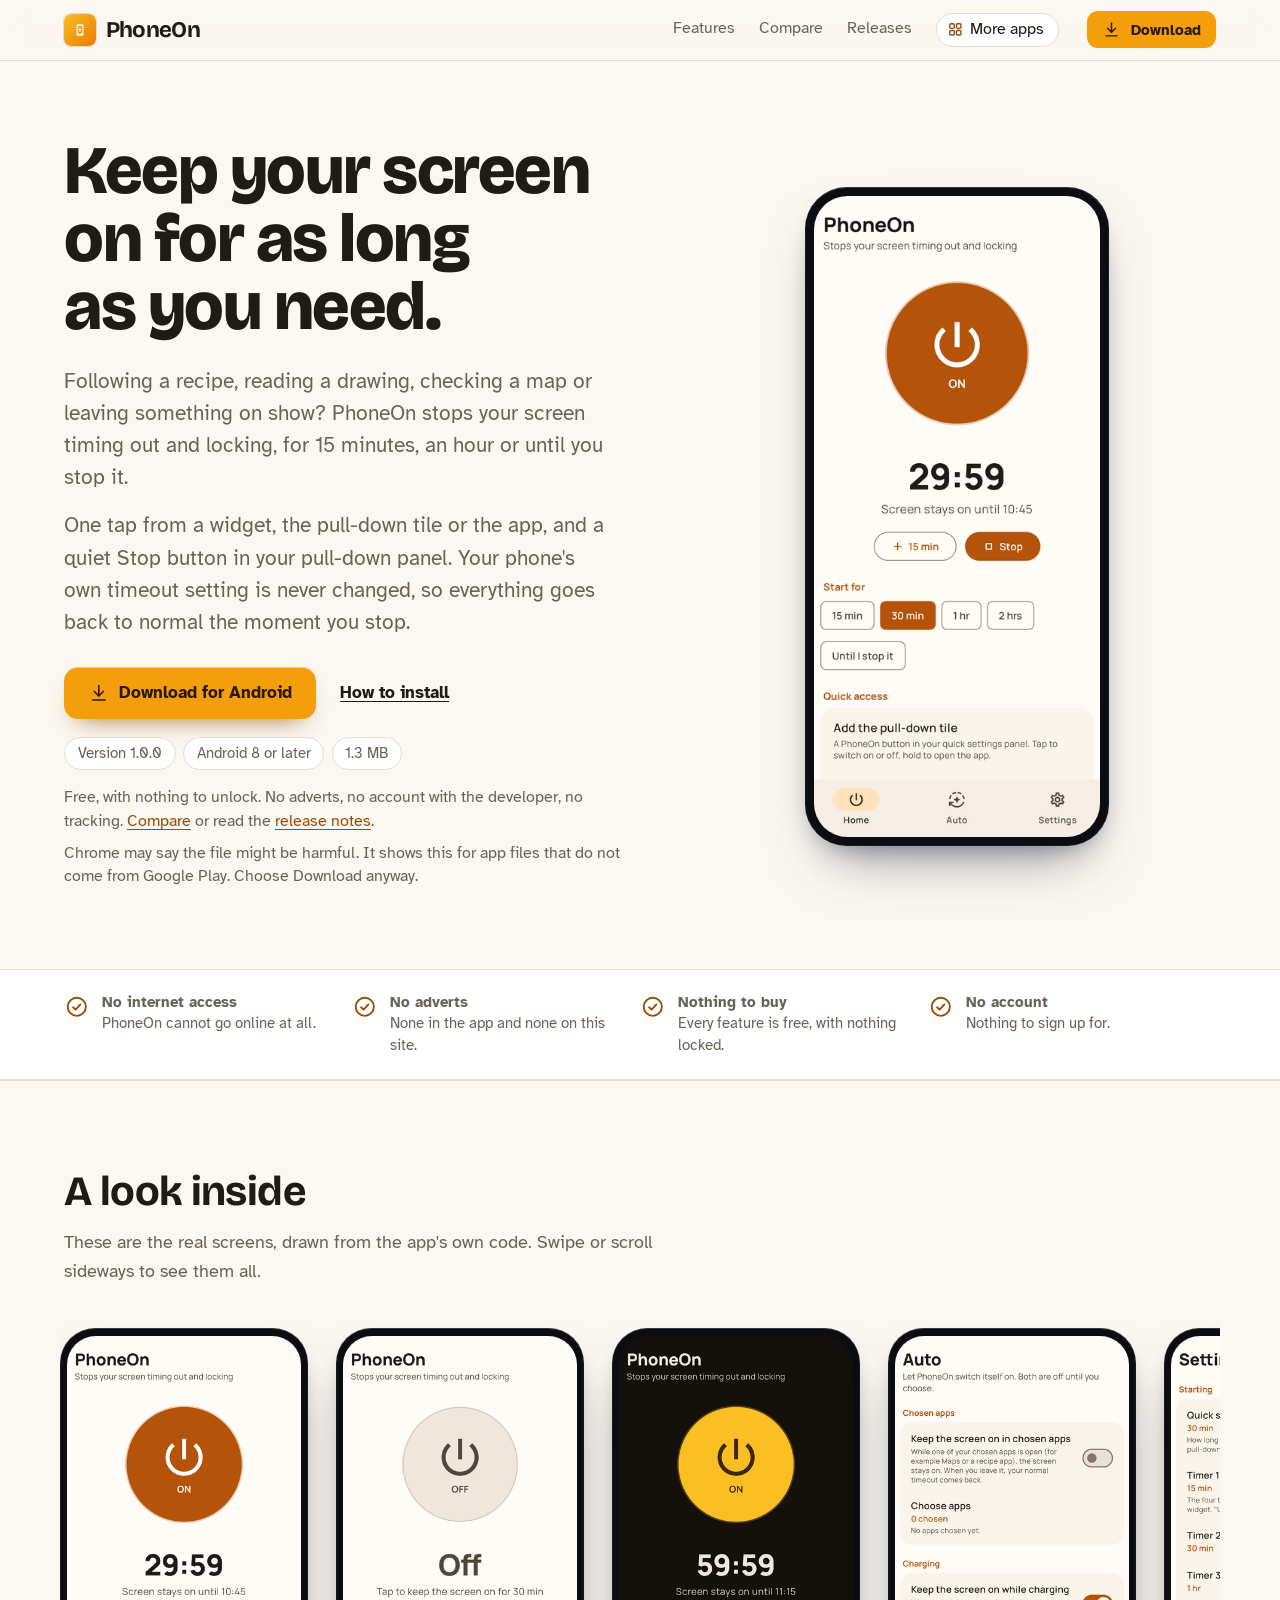
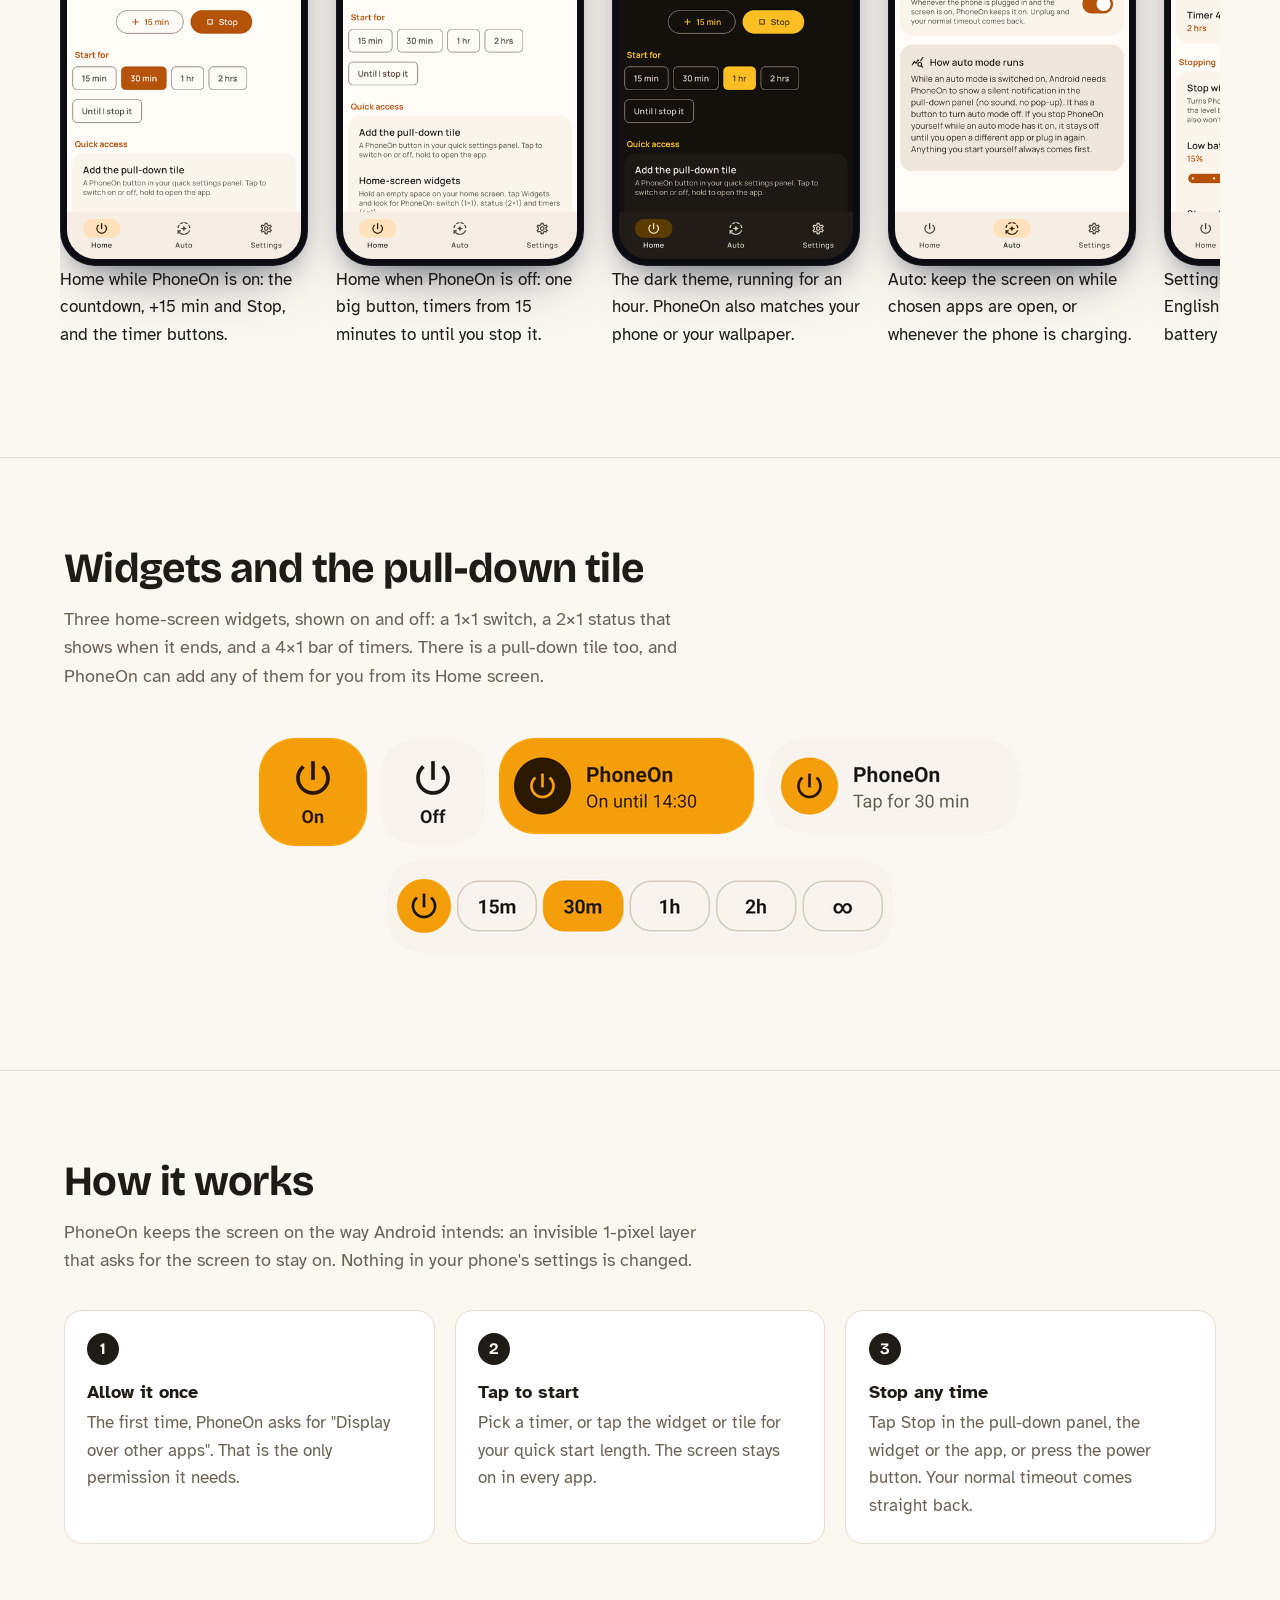
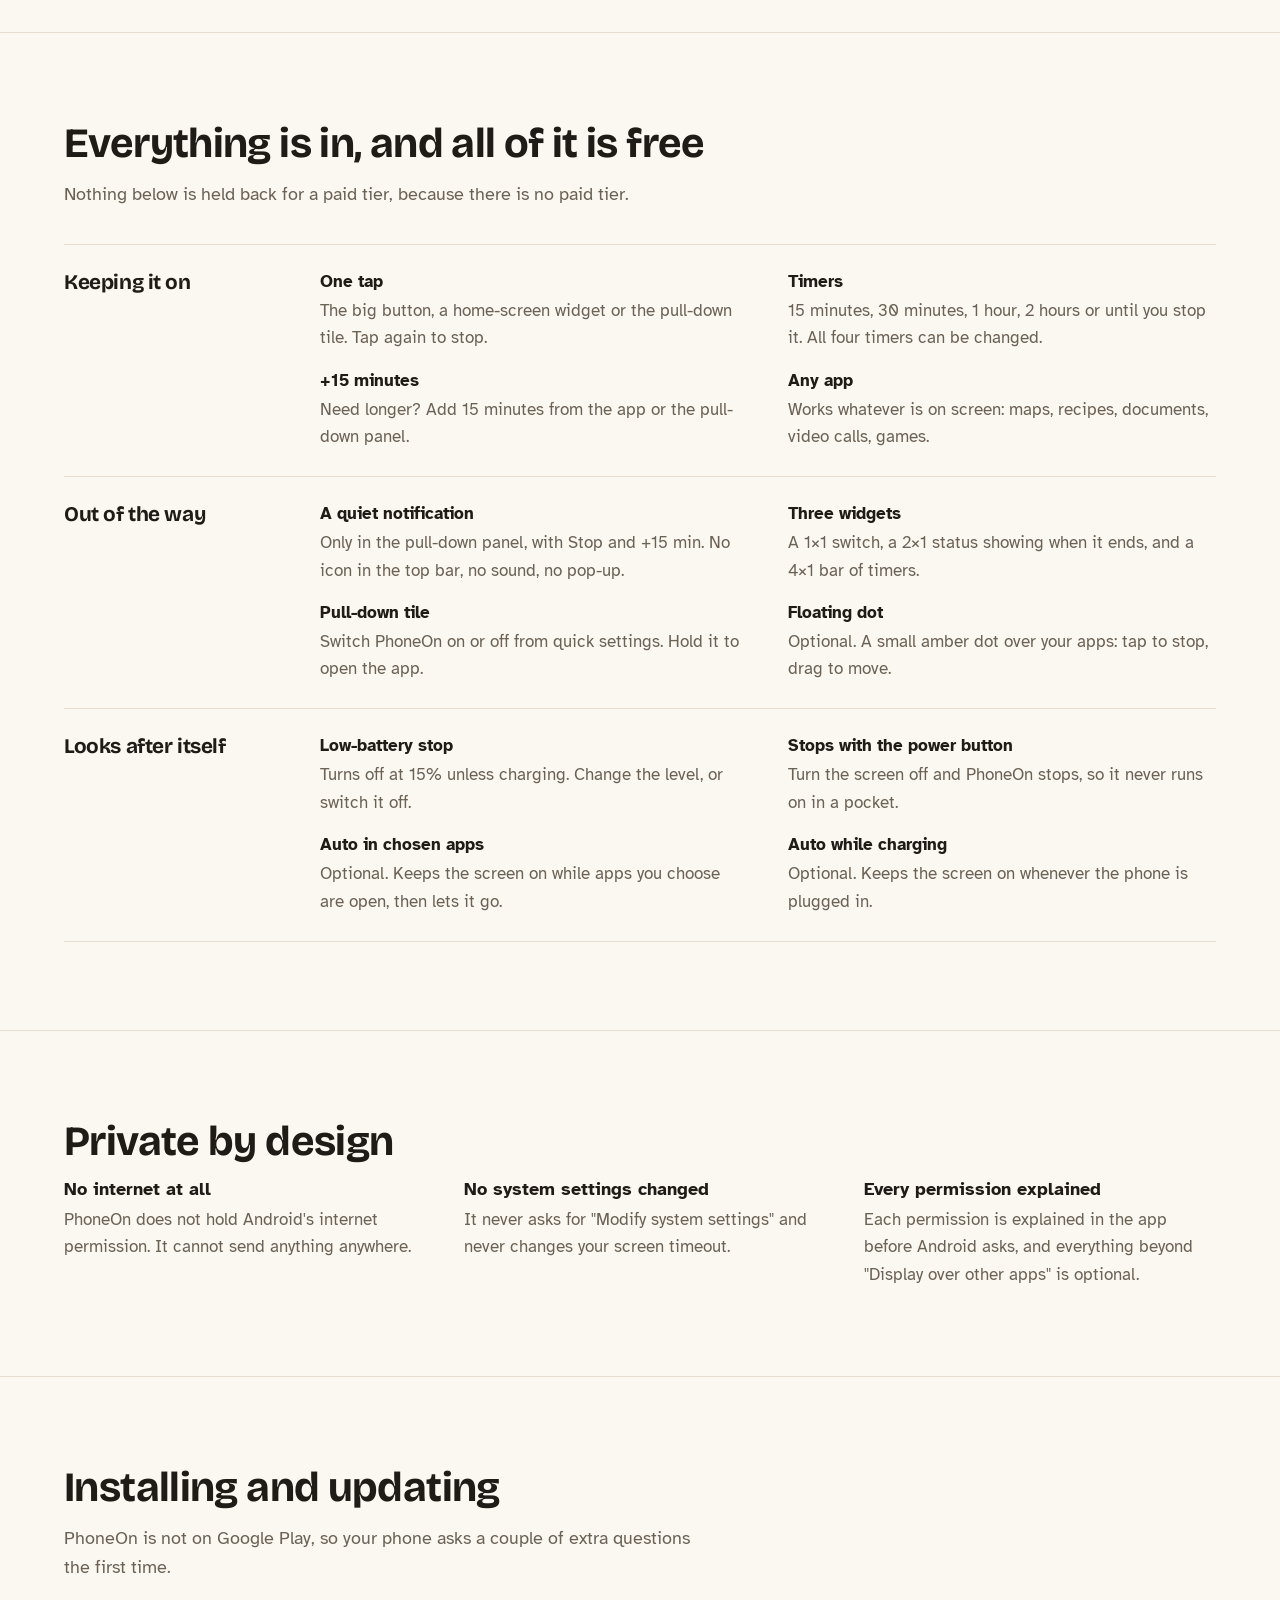
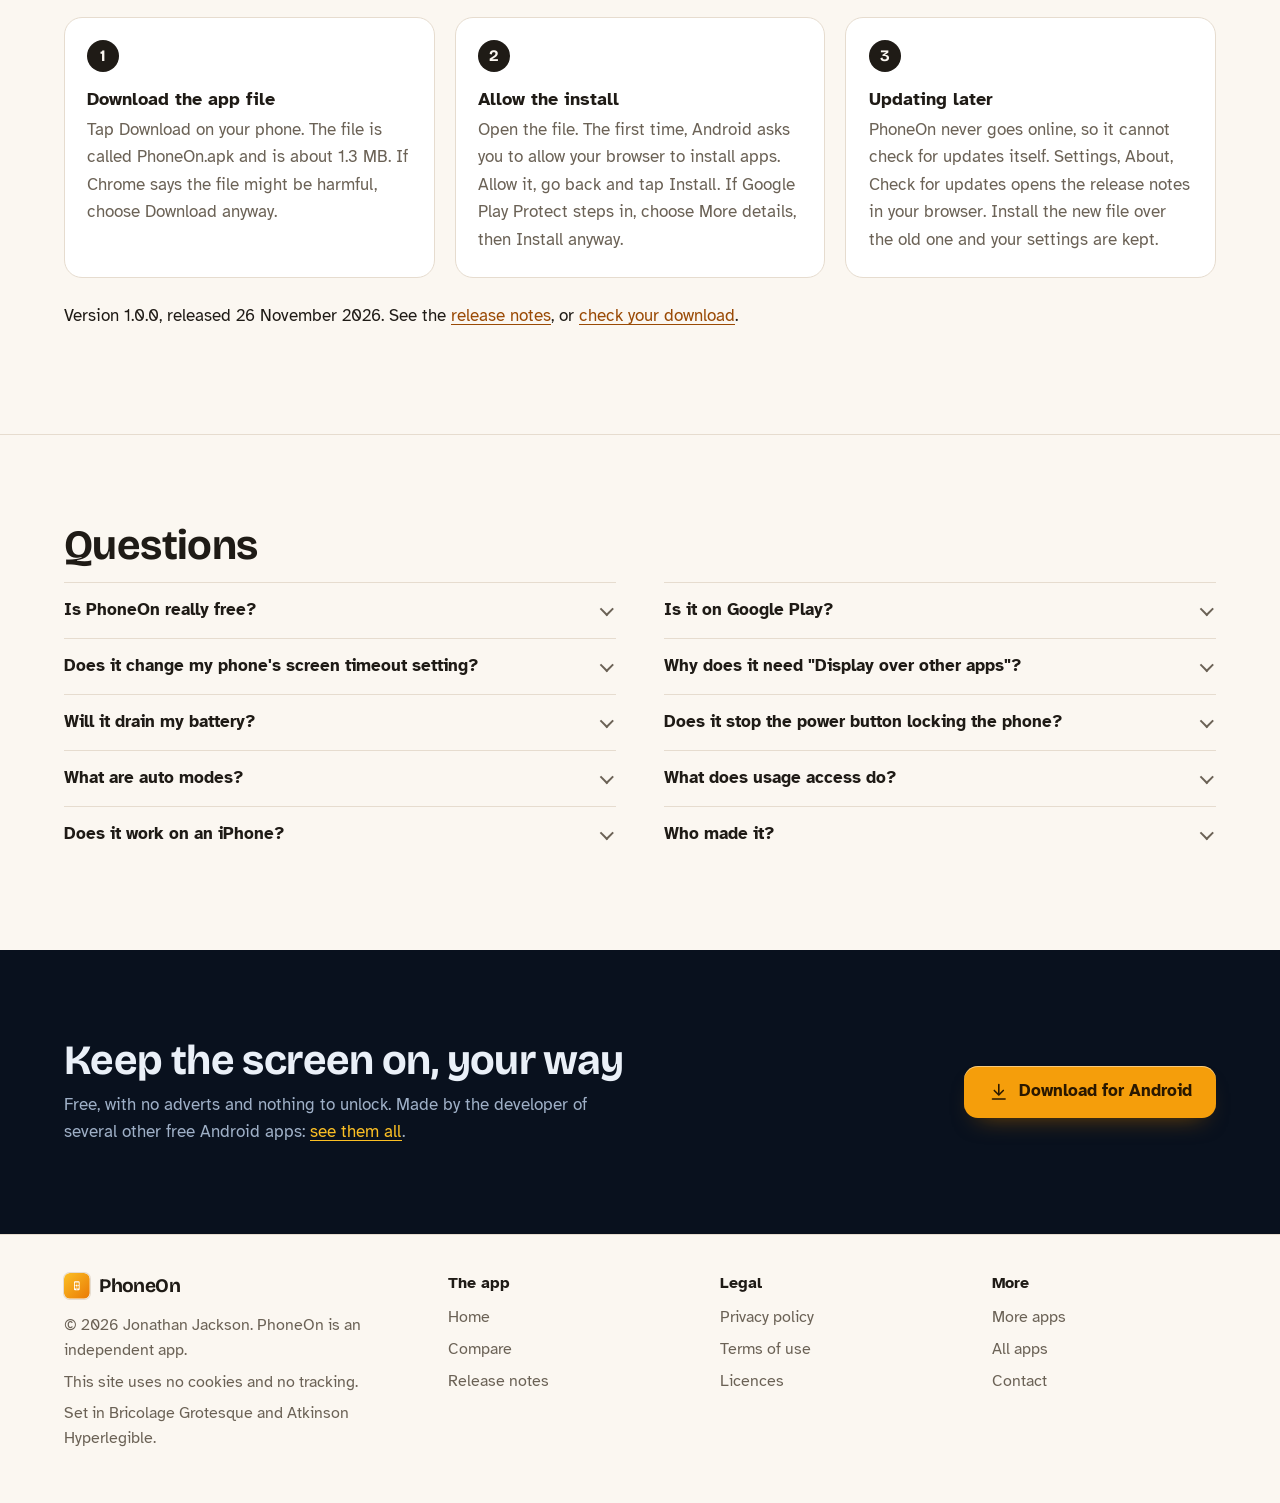
<file: index.html>
<!DOCTYPE html>
<html lang="en-GB">
<head>
<meta charset="utf-8">
<meta name="viewport" content="width=device-width, initial-scale=1">
<title>PhoneOn: keep your Android screen on, free and private</title>
<meta name="description" content="PhoneOn stops your Android phone&#x27;s screen timing out and locking, for as long as you choose: 15 minutes, an hour or until you stop it. One tap from a widget, the pull-down tile or the app. Free, no adverts, no internet access.">
<meta name="author" content="Jonathan Jackson">
<link rel="canonical" href="https://customgpter.github.io/phoneon/">
<meta name="theme-color" content="#fbf7f1" media="(prefers-color-scheme: light)">
<meta name="theme-color" content="#14110d" media="(prefers-color-scheme: dark)">
<meta property="og:type" content="website">
<meta property="og:site_name" content="PhoneOn">
<meta property="og:title" content="PhoneOn: keep your Android screen on, free and private">
<meta property="og:description" content="PhoneOn stops your Android phone&#x27;s screen timing out and locking, for as long as you choose: 15 minutes, an hour or until you stop it. One tap from a widget, the pull-down tile or the app. Free, no adverts, no internet access.">
<meta property="og:url" content="https://customgpter.github.io/phoneon/">
<meta property="og:image" content="https://customgpter.github.io/phoneon/assets/og.png">
<meta property="og:image:width" content="1200">
<meta property="og:image:height" content="630">
<meta property="og:image:alt" content="PhoneOn running: a countdown of 59:59 with +15 min and Stop buttons">
<meta property="og:locale" content="en_GB">
<meta name="twitter:card" content="summary_large_image">
<link rel="icon" href="./assets/favicon.svg" type="image/svg+xml">
<link rel="apple-touch-icon" href="./assets/apple-touch-icon.png">
<link rel="preload" href="./assets/fonts/bricolage-grotesque-latin.woff2" as="font" type="font/woff2" crossorigin>
<link rel="preload" href="./assets/fonts/atkinson-hyperlegible-latin-400-normal.woff2" as="font" type="font/woff2" crossorigin>
<link rel="stylesheet" href="./assets/site.css?v=1">
<link rel="stylesheet" href="./assets/house.css?v=1">
<link rel="stylesheet" href="./assets/apps-list.css?v=1">
<script src="./assets/apps-list.js?v=1" defer></script>
<script type="application/ld+json">{"@context": "https://schema.org", "@type": "SoftwareApplication", "name": "PhoneOn", "url": "https://customgpter.github.io/phoneon/", "description": "PhoneOn stops your Android phone's screen timing out and locking, for as long as you choose: 15 minutes, an hour or until you stop it. One tap from a widget, the pull-down tile or the app. Free, no adverts, no internet access.", "applicationCategory": "UtilitiesApplication", "operatingSystem": "Android 8 or later", "softwareVersion": "1.0.0", "downloadUrl": "https://github.com/CustomGPTer/phoneon/releases/latest/download/PhoneOn.apk", "releaseNotes": "https://customgpter.github.io/phoneon/releases.html", "offers": {"@type": "Offer", "price": "0", "priceCurrency": "GBP"}, "inLanguage": "en-GB", "image": "https://customgpter.github.io/phoneon/assets/og.png", "featureList": ["One tap", "Timers", "+15 minutes", "Any app", "A quiet notification", "Three widgets", "Pull-down tile", "Floating dot", "Low-battery stop", "Stops with the power button", "Auto in chosen apps", "Auto while charging"], "author": {"@type": "Person", "name": "Jonathan Jackson"}}</script>
<script type="application/ld+json">{"@context": "https://schema.org", "@type": "FAQPage", "mainEntity": [{"@type": "Question", "name": "Is PhoneOn really free?", "acceptedAnswer": {"@type": "Answer", "text": "Yes. There is no paid version, no subscription and no adverts, and nothing in the app is locked."}}, {"@type": "Question", "name": "Is it on Google Play?", "acceptedAnswer": {"@type": "Answer", "text": "No. PhoneOn is a personal project and is downloaded from this site as an Android app file. It needs Android 8 or later."}}, {"@type": "Question", "name": "Does it change my phone's screen timeout setting?", "acceptedAnswer": {"@type": "Answer", "text": "No. PhoneOn never touches the phone's own timeout and does not ask for \"Modify system settings\". It keeps the screen on while it runs; when you stop it, your normal timeout and lock carry on as before."}}, {"@type": "Question", "name": "Why does it need \"Display over other apps\"?", "acceptedAnswer": {"@type": "Answer", "text": "That is how it keeps the screen on in every app. PhoneOn places an invisible 1-pixel layer on screen that tells Android not to time out. It cannot see or touch anything in your other apps."}}, {"@type": "Question", "name": "Will it drain my battery?", "acceptedAnswer": {"@type": "Answer", "text": "Only as much as the screen itself, because the screen is what stays on. PhoneOn stops on its own at low battery, when its timer ends, and when you press the power button. It uses no battery when it is off."}}, {"@type": "Question", "name": "Does it stop the power button locking the phone?", "acceptedAnswer": {"@type": "Answer", "text": "No. Pressing the power button turns the screen off and locks the phone as normal, and PhoneOn stops."}}, {"@type": "Question", "name": "What are auto modes?", "acceptedAnswer": {"@type": "Answer", "text": "Two optional extras, both off until you choose: keep the screen on while chosen apps are open, or whenever the phone is charging. While one is on, Android needs a silent notification in the pull-down panel."}}, {"@type": "Question", "name": "What does usage access do?", "acceptedAnswer": {"@type": "Answer", "text": "Only the chosen-apps auto mode uses it, to see which app is open. It checks the app's name, never what is in it, and nothing leaves your phone."}}, {"@type": "Question", "name": "Does it work on an iPhone?", "acceptedAnswer": {"@type": "Answer", "text": "No. PhoneOn is for Android phones and tablets only."}}, {"@type": "Question", "name": "Who made it?", "acceptedAnswer": {"@type": "Answer", "text": "PhoneOn is made by Jonathan Jackson, an independent developer in the United Kingdom."}}]}</script>
</head>
<body>
<a class="skip" href="#main">Skip to content</a>
<header class="masthead">
<div class="wrap">
<a class="brand" href="./" aria-label="PhoneOn home"><svg viewBox="0 0 108 108" aria-hidden="true"><defs><linearGradient id="hdbg" x1="0" y1="0" x2="1" y2="1"><stop offset="0" stop-color="#FBBF24"/><stop offset="1" stop-color="#EA7A06"/></linearGradient></defs><rect width="108" height="108" rx="24" fill="url(#hdbg)"/><g transform="translate(32 32) scale(1.8333)"><path fill="#fff" fill-rule="evenodd" d="M8,1.5h8a2.5,2.5 0,0 1,2.5 2.5v16a2.5,2.5 0,0 1,-2.5 2.5H8a2.5,2.5 0,0 1,-2.5 -2.5V4A2.5,2.5 0,0 1,8 1.5zM7.5,4.5v14h9v-14zM12,9.6a1.9,1.9 0,1 0,0.001 0zM11.2,7.1h1.6v1.6h-1.6zM11.2,14.3h1.6v1.6h-1.6zM7.6,10.7h1.6v1.6H7.6zM14.8,10.7h1.6v1.6h-1.6zM10.6,20h2.8v0.9h-2.8z"/></g></svg><span>PhoneOn</span></a>
<nav aria-label="Main"><ul><li><a href="./#features">Features</a></li><li><a href="./compare.html">Compare</a></li><li><a href="./releases.html">Releases</a></li><li><a class="more-apps" href="./more-apps.html"><svg class="ico" viewBox="0 0 24 24" aria-hidden="true"><rect x="4" y="4" width="6.5" height="6.5" rx="1.6"/><rect x="13.5" y="4" width="6.5" height="6.5" rx="1.6"/><rect x="4" y="13.5" width="6.5" height="6.5" rx="1.6"/><rect x="13.5" y="13.5" width="6.5" height="6.5" rx="1.6"/></svg>More apps</a></li></ul></nav>
<a class="button small" href="https://github.com/CustomGPTer/phoneon/releases/latest/download/PhoneOn.apk"><svg class="ico" viewBox="0 0 24 24" aria-hidden="true"><path d="M12 4v11"/><path d="M7 10.5l5 5 5-5"/><path d="M5 20h14"/></svg>Download</a>
</div>
</header>
<main id="main">
<div class="hero">
<div class="wrap hero-grid">
<div class="hero-copy">
<h1>Keep your screen on for as long as you need.</h1>
<p class="lede">Following a recipe, reading a drawing, checking a map or leaving something on show? PhoneOn stops your screen timing out and locking, for 15 minutes, an hour or until you stop it.</p><p class="lede">One tap from a widget, the pull-down tile or the app, and a quiet Stop button in your pull-down panel. Your phone's own timeout setting is never changed, so everything goes back to normal the moment you stop.</p>

<p class="get" id="download"><a class="button" href="https://github.com/CustomGPTer/phoneon/releases/latest/download/PhoneOn.apk"><svg class="ico" viewBox="0 0 24 24" aria-hidden="true"><path d="M12 4v11"/><path d="M7 10.5l5 5 5-5"/><path d="M5 20h14"/></svg>Download for Android</a><a class="aside" href="#install">How to install</a></p>
<ul class="pills"><li>Version 1.0.0</li><li>Android 8 or later</li><li>1.3 MB</li></ul>
<p class="facts">Free, with nothing to unlock. No adverts, no account with the developer, no tracking. <a href="compare.html">Compare</a> or read the <a href="releases.html">release notes</a>.</p>
<p class="facts">Chrome may say the file might be harmful. It shows this for app files that do not come from Google Play. Choose Download anyway.</p>
</div>
<div class="hero-phone"><div class="phone"><img src="./assets/screens/home-on.png" alt="Home while PhoneOn is on: the countdown, +15 min and Stop, and the timer buttons." width="393" height="852" fetchpriority="high"></div></div>
</div>
</div>

<section class="promises" aria-label="In short">
<div class="wrap"><ul><li><svg class="ico" viewBox="0 0 24 24" aria-hidden="true"><circle cx="12" cy="12" r="8.5"/><path d="M8.6 12.4l2.3 2.3 4.5-4.9"/></svg><span><b>No internet access</b><span>PhoneOn cannot go online at all.</span></span></li><li><svg class="ico" viewBox="0 0 24 24" aria-hidden="true"><circle cx="12" cy="12" r="8.5"/><path d="M8.6 12.4l2.3 2.3 4.5-4.9"/></svg><span><b>No adverts</b><span>None in the app and none on this site.</span></span></li><li><svg class="ico" viewBox="0 0 24 24" aria-hidden="true"><circle cx="12" cy="12" r="8.5"/><path d="M8.6 12.4l2.3 2.3 4.5-4.9"/></svg><span><b>Nothing to buy</b><span>Every feature is free, with nothing locked.</span></span></li><li><svg class="ico" viewBox="0 0 24 24" aria-hidden="true"><circle cx="12" cy="12" r="8.5"/><path d="M8.6 12.4l2.3 2.3 4.5-4.9"/></svg><span><b>No account</b><span>Nothing to sign up for.</span></span></li></ul></div>
</section>

<section id="screens" aria-labelledby="screens-h">
<div class="wrap">
<h2 id="screens-h">A look inside</h2>
<p class="intro">These are the real screens, drawn from the app&#x27;s own code. Swipe or scroll sideways to see them all.</p>
<div class="gallery" tabindex="0" role="region" aria-label="Screens from PhoneOn"><figure class="shot"><div class="phone"><img src="./assets/screens/home-on.png" alt="Home while PhoneOn is on: the countdown, +15 min and Stop, and the timer buttons." width="393" height="852" loading="eager" decoding="async"></div><figcaption>Home while PhoneOn is on: the countdown, +15 min and Stop, and the timer buttons.</figcaption></figure><figure class="shot"><div class="phone"><img src="./assets/screens/home-off.png" alt="Home when PhoneOn is off: one big button, timers from 15 minutes to until you stop it." width="393" height="852" loading="eager" decoding="async"></div><figcaption>Home when PhoneOn is off: one big button, timers from 15 minutes to until you stop it.</figcaption></figure><figure class="shot"><div class="phone"><img src="./assets/screens/home-on-dark.png" alt="The dark theme, running for an hour. PhoneOn also matches your phone or your wallpaper." width="393" height="852" loading="eager" decoding="async"></div><figcaption>The dark theme, running for an hour. PhoneOn also matches your phone or your wallpaper.</figcaption></figure><figure class="shot"><div class="phone"><img src="./assets/screens/auto.png" alt="Auto: keep the screen on while chosen apps are open, or whenever the phone is charging." width="393" height="852" loading="eager" decoding="async"></div><figcaption>Auto: keep the screen on while chosen apps are open, or whenever the phone is charging.</figcaption></figure><figure class="shot"><div class="phone"><img src="./assets/screens/settings.png" alt="Settings: every option with plain-English help, including low-battery and screen-off stops." width="393" height="852" loading="eager" decoding="async"></div><figcaption>Settings: every option with plain-English help, including low-battery and screen-off stops.</figcaption></figure><figure class="shot"><div class="phone"><img src="./assets/screens/settings-dark.png" alt="Settings in the dark theme: floating dot, feedback, appearance and permissions." width="393" height="852" loading="eager" decoding="async"></div><figcaption>Settings in the dark theme: floating dot, feedback, appearance and permissions.</figcaption></figure></div>
</div>
</section>

<section id="widgets" aria-labelledby="widgets-h">
<div class="wrap">
<h2 id="widgets-h">Widgets and the pull-down tile</h2>
<p class="intro">Three home-screen widgets, shown on and off: a 1×1 switch, a 2×1 status that shows when it ends, and a 4×1 bar of timers. There is a pull-down tile too, and PhoneOn can add any of them for you from its Home screen.</p>
<p><img src="./assets/screens/widgets.png" alt="PhoneOn widgets: the switch on and off, the status widget on until 14:30 and off, and the timers bar with 30 minutes lit." width="786" height="240" loading="lazy" decoding="async" style="margin:1rem auto 0;height:auto"></p>
</div>
</section>

<section id="how" aria-labelledby="how-h">
<div class="wrap">
<h2 id="how-h">How it works</h2>
<p class="intro">PhoneOn keeps the screen on the way Android intends: an invisible 1-pixel layer that asks for the screen to stay on. Nothing in your phone's settings is changed.</p>
<ol class="steps"><li><h3>Allow it once</h3><p>The first time, PhoneOn asks for "Display over other apps". That is the only permission it needs.</p></li><li><h3>Tap to start</h3><p>Pick a timer, or tap the widget or tile for your quick start length. The screen stays on in every app.</p></li><li><h3>Stop any time</h3><p>Tap Stop in the pull-down panel, the widget or the app, or press the power button. Your normal timeout comes straight back.</p></li></ol>
</div>
</section>

<section id="features" aria-labelledby="features-h">
<div class="wrap">
<h2 id="features-h">Everything is in, and all of it is free</h2>
<p class="intro">Nothing below is held back for a paid tier, because there is no paid tier.</p>
<div class="groups"><div class="group"><h3>Keeping it on</h3><dl><div><dt>One tap</dt><dd>The big button, a home-screen widget or the pull-down tile. Tap again to stop.</dd></div><div><dt>Timers</dt><dd>15 minutes, 30 minutes, 1 hour, 2 hours or until you stop it. All four timers can be changed.</dd></div><div><dt>+15 minutes</dt><dd>Need longer? Add 15 minutes from the app or the pull-down panel.</dd></div><div><dt>Any app</dt><dd>Works whatever is on screen: maps, recipes, documents, video calls, games.</dd></div></dl></div><div class="group"><h3>Out of the way</h3><dl><div><dt>A quiet notification</dt><dd>Only in the pull-down panel, with Stop and +15 min. No icon in the top bar, no sound, no pop-up.</dd></div><div><dt>Three widgets</dt><dd>A 1×1 switch, a 2×1 status showing when it ends, and a 4×1 bar of timers.</dd></div><div><dt>Pull-down tile</dt><dd>Switch PhoneOn on or off from quick settings. Hold it to open the app.</dd></div><div><dt>Floating dot</dt><dd>Optional. A small amber dot over your apps: tap to stop, drag to move.</dd></div></dl></div><div class="group"><h3>Looks after itself</h3><dl><div><dt>Low-battery stop</dt><dd>Turns off at 15% unless charging. Change the level, or switch it off.</dd></div><div><dt>Stops with the power button</dt><dd>Turn the screen off and PhoneOn stops, so it never runs on in a pocket.</dd></div><div><dt>Auto in chosen apps</dt><dd>Optional. Keeps the screen on while apps you choose are open, then lets it go.</dd></div><div><dt>Auto while charging</dt><dd>Optional. Keeps the screen on whenever the phone is plugged in.</dd></div></dl></div></div>
</div>
</section>

<section id="privacy" aria-labelledby="privacy-h">
<div class="wrap">
<h2 id="privacy-h">Private by design</h2>
<ul class="plain"><li><h3>No internet at all</h3><p>PhoneOn does not hold Android's internet permission. It cannot send anything anywhere.</p></li><li><h3>No system settings changed</h3><p>It never asks for "Modify system settings" and never changes your screen timeout.</p></li><li><h3>Every permission explained</h3><p>Each permission is explained in the app before Android asks, and everything beyond "Display over other apps" is optional.</p></li></ul>
</div>
</section>

<section id="install" aria-labelledby="install-h">
<div class="wrap">
<h2 id="install-h">Installing and updating</h2>
<p class="intro">PhoneOn is not on Google Play, so your phone asks a couple of extra questions the first time.</p>
<ol class="steps"><li><h3>Download the app file</h3><p>Tap Download on your phone. The file is called PhoneOn.apk and is about 1.3 MB. If Chrome says the file might be harmful, choose Download anyway.</p></li><li><h3>Allow the install</h3><p>Open the file. The first time, Android asks you to allow your browser to install apps. Allow it, go back and tap Install. If Google Play Protect steps in, choose More details, then Install anyway.</p></li><li><h3>Updating later</h3><p>PhoneOn never goes online, so it cannot check for updates itself. Settings, About, Check for updates opens the release notes in your browser. Install the new file over the old one and your settings are kept.</p></li></ol>
<p class="after-table">Version 1.0.0, released 26 November 2026. See the <a href="releases.html">release notes</a>, or <a href="releases.html#checking">check your download</a>.</p>
</div>
</section>

<section id="questions" aria-labelledby="questions-h">
<div class="wrap">
<h2 id="questions-h">Questions</h2>
<div class="faq"><details><summary>Is PhoneOn really free?</summary><p>Yes. There is no paid version, no subscription and no adverts, and nothing in the app is locked.</p></details><details><summary>Is it on Google Play?</summary><p>No. PhoneOn is a personal project and is downloaded from this site as an Android app file. It needs Android 8 or later.</p></details><details><summary>Does it change my phone&#x27;s screen timeout setting?</summary><p>No. PhoneOn never touches the phone&#x27;s own timeout and does not ask for &quot;Modify system settings&quot;. It keeps the screen on while it runs; when you stop it, your normal timeout and lock carry on as before.</p></details><details><summary>Why does it need &quot;Display over other apps&quot;?</summary><p>That is how it keeps the screen on in every app. PhoneOn places an invisible 1-pixel layer on screen that tells Android not to time out. It cannot see or touch anything in your other apps.</p></details><details><summary>Will it drain my battery?</summary><p>Only as much as the screen itself, because the screen is what stays on. PhoneOn stops on its own at low battery, when its timer ends, and when you press the power button. It uses no battery when it is off.</p></details><details><summary>Does it stop the power button locking the phone?</summary><p>No. Pressing the power button turns the screen off and locks the phone as normal, and PhoneOn stops.</p></details><details><summary>What are auto modes?</summary><p>Two optional extras, both off until you choose: keep the screen on while chosen apps are open, or whenever the phone is charging. While one is on, Android needs a silent notification in the pull-down panel.</p></details><details><summary>What does usage access do?</summary><p>Only the chosen-apps auto mode uses it, to see which app is open. It checks the app&#x27;s name, never what is in it, and nothing leaves your phone.</p></details><details><summary>Does it work on an iPhone?</summary><p>No. PhoneOn is for Android phones and tablets only.</p></details><details><summary>Who made it?</summary><p>PhoneOn is made by Jonathan Jackson, an independent developer in the United Kingdom.</p></details></div>
</div>
</section>

<section class="closing" aria-labelledby="closing-h">
<div class="wrap">
<div><h2 id="closing-h">Keep the screen on, your way</h2><p>Free, with no adverts and nothing to unlock. Made by the developer of several other free Android apps: <a href="more-apps.html">see them all</a>.</p></div>
<a class="button" href="https://github.com/CustomGPTer/phoneon/releases/latest/download/PhoneOn.apk"><svg class="ico" viewBox="0 0 24 24" aria-hidden="true"><path d="M12 4v11"/><path d="M7 10.5l5 5 5-5"/><path d="M5 20h14"/></svg>Download for Android</a>
</div>
</section>
</main>
<footer class="colophon">
<div class="wrap">
<div>
<a class="brand" href="./" aria-label="PhoneOn home"><svg viewBox="0 0 108 108" aria-hidden="true"><defs><linearGradient id="ftbg" x1="0" y1="0" x2="1" y2="1"><stop offset="0" stop-color="#FBBF24"/><stop offset="1" stop-color="#EA7A06"/></linearGradient></defs><rect width="108" height="108" rx="24" fill="url(#ftbg)"/><g transform="translate(32 32) scale(1.8333)"><path fill="#fff" fill-rule="evenodd" d="M8,1.5h8a2.5,2.5 0,0 1,2.5 2.5v16a2.5,2.5 0,0 1,-2.5 2.5H8a2.5,2.5 0,0 1,-2.5 -2.5V4A2.5,2.5 0,0 1,8 1.5zM7.5,4.5v14h9v-14zM12,9.6a1.9,1.9 0,1 0,0.001 0zM11.2,7.1h1.6v1.6h-1.6zM11.2,14.3h1.6v1.6h-1.6zM7.6,10.7h1.6v1.6H7.6zM14.8,10.7h1.6v1.6h-1.6zM10.6,20h2.8v0.9h-2.8z"/></g></svg><span>PhoneOn</span></a>
<p>&copy; 2026 Jonathan Jackson. PhoneOn is an independent app.</p>
<p>This site uses no cookies and no tracking.</p>
<p>Set in Bricolage Grotesque and Atkinson Hyperlegible.</p>
</div>
<nav aria-label="The app"><h2>The app</h2><ul>
<li><a href="./">Home</a></li>
<li><a href="./compare.html">Compare</a></li>
<li><a href="./releases.html">Release notes</a></li>

</ul></nav>
<nav aria-label="Legal"><h2>Legal</h2><ul>
<li><a href="./privacy.html">Privacy policy</a></li>
<li><a href="./terms.html">Terms of use</a></li>
<li><a href="./licences.html">Licences</a></li>
</ul></nav>
<nav aria-label="More"><h2>More</h2><ul>
<li><a href="./more-apps.html">More apps</a></li>
<li><a href="https://customgpter.github.io/">All apps</a></li>
<li><a href="https://github.com/CustomGPTer/phoneon/issues">Contact</a></li>
</ul></nav>
</div>
</footer>
</body>
</html>
</file>
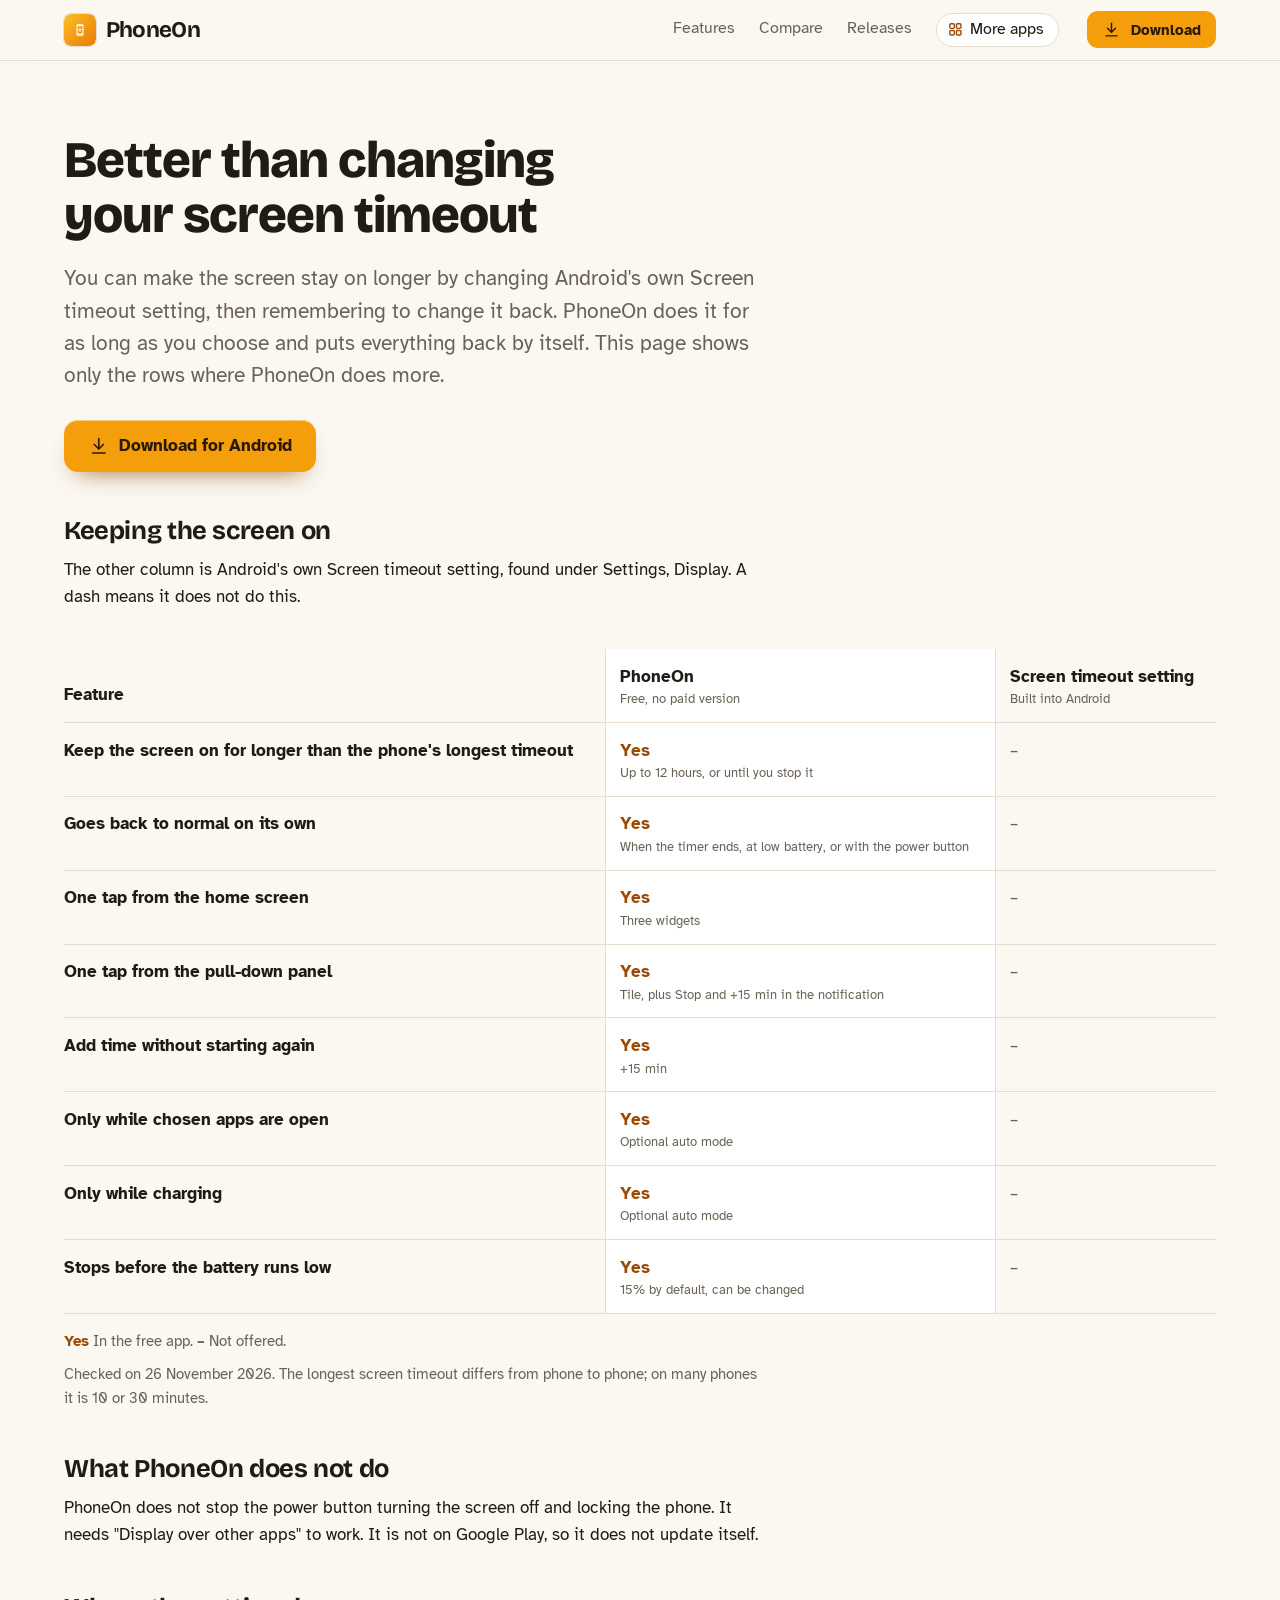
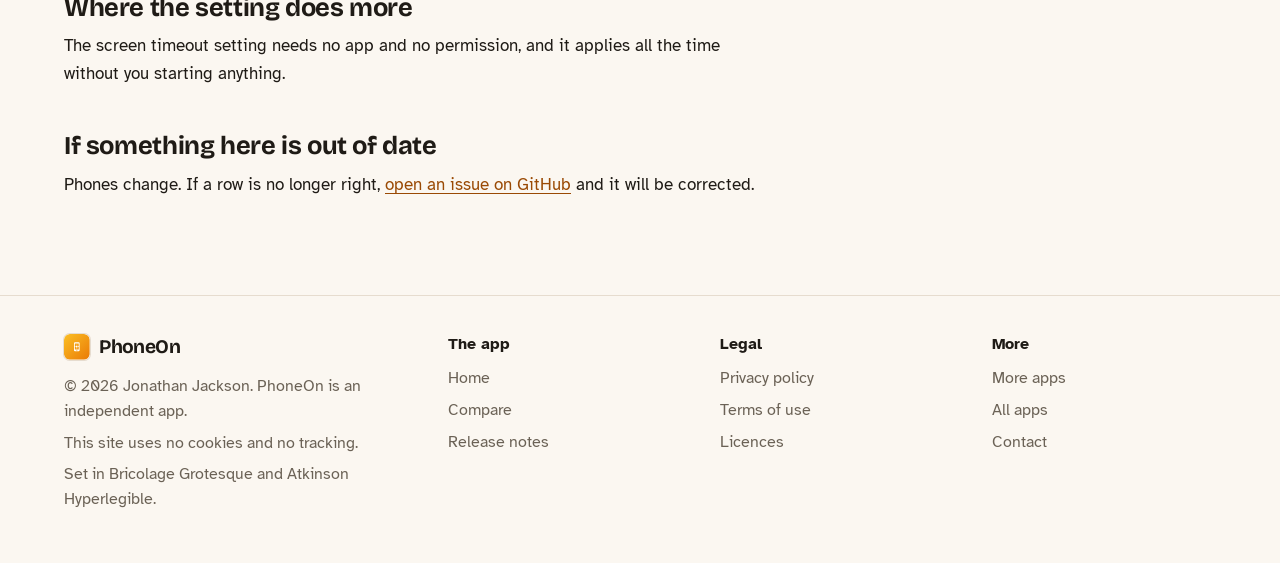
<file: compare.html>
<!DOCTYPE html>
<html lang="en-GB">
<head>
<meta charset="utf-8">
<meta name="viewport" content="width=device-width, initial-scale=1">
<title>PhoneOn compared with changing your screen timeout</title>
<meta name="description" content="What PhoneOn does that changing your phone&#x27;s screen timeout setting does not.">
<meta name="author" content="Jonathan Jackson">
<link rel="canonical" href="https://customgpter.github.io/phoneon/compare.html">
<meta name="theme-color" content="#fbf7f1" media="(prefers-color-scheme: light)">
<meta name="theme-color" content="#14110d" media="(prefers-color-scheme: dark)">
<meta property="og:type" content="website">
<meta property="og:site_name" content="PhoneOn">
<meta property="og:title" content="PhoneOn compared with changing your screen timeout">
<meta property="og:description" content="What PhoneOn does that changing your phone&#x27;s screen timeout setting does not.">
<meta property="og:url" content="https://customgpter.github.io/phoneon/compare.html">
<meta property="og:image" content="https://customgpter.github.io/phoneon/assets/og.png">
<meta property="og:image:width" content="1200">
<meta property="og:image:height" content="630">
<meta property="og:image:alt" content="PhoneOn running: a countdown of 59:59 with +15 min and Stop buttons">
<meta property="og:locale" content="en_GB">
<meta name="twitter:card" content="summary_large_image">
<link rel="icon" href="./assets/favicon.svg" type="image/svg+xml">
<link rel="apple-touch-icon" href="./assets/apple-touch-icon.png">
<link rel="preload" href="./assets/fonts/bricolage-grotesque-latin.woff2" as="font" type="font/woff2" crossorigin>
<link rel="preload" href="./assets/fonts/atkinson-hyperlegible-latin-400-normal.woff2" as="font" type="font/woff2" crossorigin>
<link rel="stylesheet" href="./assets/site.css?v=1">
<link rel="stylesheet" href="./assets/house.css?v=1">
<link rel="stylesheet" href="./assets/apps-list.css?v=1">
<script src="./assets/apps-list.js?v=1" defer></script>
</head>
<body>
<a class="skip" href="#main">Skip to content</a>
<header class="masthead">
<div class="wrap">
<a class="brand" href="./" aria-label="PhoneOn home"><svg viewBox="0 0 108 108" aria-hidden="true"><defs><linearGradient id="hdbg" x1="0" y1="0" x2="1" y2="1"><stop offset="0" stop-color="#FBBF24"/><stop offset="1" stop-color="#EA7A06"/></linearGradient></defs><rect width="108" height="108" rx="24" fill="url(#hdbg)"/><g transform="translate(32 32) scale(1.8333)"><path fill="#fff" fill-rule="evenodd" d="M8,1.5h8a2.5,2.5 0,0 1,2.5 2.5v16a2.5,2.5 0,0 1,-2.5 2.5H8a2.5,2.5 0,0 1,-2.5 -2.5V4A2.5,2.5 0,0 1,8 1.5zM7.5,4.5v14h9v-14zM12,9.6a1.9,1.9 0,1 0,0.001 0zM11.2,7.1h1.6v1.6h-1.6zM11.2,14.3h1.6v1.6h-1.6zM7.6,10.7h1.6v1.6H7.6zM14.8,10.7h1.6v1.6h-1.6zM10.6,20h2.8v0.9h-2.8z"/></g></svg><span>PhoneOn</span></a>
<nav aria-label="Main"><ul><li><a href="./#features">Features</a></li><li><a href="./compare.html">Compare</a></li><li><a href="./releases.html">Releases</a></li><li><a class="more-apps" href="./more-apps.html"><svg class="ico" viewBox="0 0 24 24" aria-hidden="true"><rect x="4" y="4" width="6.5" height="6.5" rx="1.6"/><rect x="13.5" y="4" width="6.5" height="6.5" rx="1.6"/><rect x="4" y="13.5" width="6.5" height="6.5" rx="1.6"/><rect x="13.5" y="13.5" width="6.5" height="6.5" rx="1.6"/></svg>More apps</a></li></ul></nav>
<a class="button small" href="https://github.com/CustomGPTer/phoneon/releases/latest/download/PhoneOn.apk"><svg class="ico" viewBox="0 0 24 24" aria-hidden="true"><path d="M12 4v11"/><path d="M7 10.5l5 5 5-5"/><path d="M5 20h14"/></svg>Download</a>
</div>
</header>
<main id="main" class="doc">
<div class="wrap">
<div class="measure">
<h1>Better than changing your screen timeout</h1>
<p class="lede">You can make the screen stay on longer by changing Android's own Screen timeout setting, then remembering to change it back. PhoneOn does it for as long as you choose and puts everything back by itself. This page shows only the rows where PhoneOn does more.</p>
<p class="get"><a class="button" href="https://github.com/CustomGPTer/phoneon/releases/latest/download/PhoneOn.apk"><svg class="ico" viewBox="0 0 24 24" aria-hidden="true"><path d="M12 4v11"/><path d="M7 10.5l5 5 5-5"/><path d="M5 20h14"/></svg>Download for Android</a></p>
<h2 id="table">Keeping the screen on</h2>
<p>The other column is Android's own Screen timeout setting, found under Settings, Display. A dash means it does not do this.</p>
</div>
<div class="scroll">
<table class="cmp">
<thead><tr><th scope="col">Feature</th><th scope="col" class="ours">PhoneOn<small>Free, no paid version</small></th><th scope="col">Screen timeout setting<small>Built into Android</small></th></tr></thead>
<tbody>
<tr><th scope="row">Keep the screen on for longer than the phone&#x27;s longest timeout</th><td class="yes ours"><span class="app">PhoneOn</span><span class="v">Yes<small>Up to 12 hours, or until you stop it</small></span></td><td class="na"><span class="app">Screen timeout setting</span><span class="v">&ndash;</span></td></tr><tr><th scope="row">Goes back to normal on its own</th><td class="yes ours"><span class="app">PhoneOn</span><span class="v">Yes<small>When the timer ends, at low battery, or with the power button</small></span></td><td class="na"><span class="app">Screen timeout setting</span><span class="v">&ndash;</span></td></tr><tr><th scope="row">One tap from the home screen</th><td class="yes ours"><span class="app">PhoneOn</span><span class="v">Yes<small>Three widgets</small></span></td><td class="na"><span class="app">Screen timeout setting</span><span class="v">&ndash;</span></td></tr><tr><th scope="row">One tap from the pull-down panel</th><td class="yes ours"><span class="app">PhoneOn</span><span class="v">Yes<small>Tile, plus Stop and +15 min in the notification</small></span></td><td class="na"><span class="app">Screen timeout setting</span><span class="v">&ndash;</span></td></tr><tr><th scope="row">Add time without starting again</th><td class="yes ours"><span class="app">PhoneOn</span><span class="v">Yes<small>+15 min</small></span></td><td class="na"><span class="app">Screen timeout setting</span><span class="v">&ndash;</span></td></tr><tr><th scope="row">Only while chosen apps are open</th><td class="yes ours"><span class="app">PhoneOn</span><span class="v">Yes<small>Optional auto mode</small></span></td><td class="na"><span class="app">Screen timeout setting</span><span class="v">&ndash;</span></td></tr><tr><th scope="row">Only while charging</th><td class="yes ours"><span class="app">PhoneOn</span><span class="v">Yes<small>Optional auto mode</small></span></td><td class="na"><span class="app">Screen timeout setting</span><span class="v">&ndash;</span></td></tr><tr><th scope="row">Stops before the battery runs low</th><td class="yes ours"><span class="app">PhoneOn</span><span class="v">Yes<small>15% by default, can be changed</small></span></td><td class="na"><span class="app">Screen timeout setting</span><span class="v">&ndash;</span></td></tr>
</tbody>
</table>
</div>
<div class="measure">
<p class="key"><strong class="yes">Yes</strong> In the free app. <strong>&ndash;</strong> Not offered.</p>
<p class="key">Checked on 26 November 2026. The longest screen timeout differs from phone to phone; on many phones it is 10 or 30 minutes.</p>
<h2>What PhoneOn does not do</h2><p>PhoneOn does not stop the power button turning the screen off and locking the phone. It needs "Display over other apps" to work. It is not on Google Play, so it does not update itself.</p><h2>Where the setting does more</h2><p>The screen timeout setting needs no app and no permission, and it applies all the time without you starting anything.</p>
<h2 id="wrong">If something here is out of date</h2>
<p>Phones change. If a row is no longer right, <a href="https://github.com/CustomGPTer/phoneon/issues">open an issue on GitHub</a> and it will be corrected.</p>
</div>
</div>
</main>
<footer class="colophon">
<div class="wrap">
<div>
<a class="brand" href="./" aria-label="PhoneOn home"><svg viewBox="0 0 108 108" aria-hidden="true"><defs><linearGradient id="ftbg" x1="0" y1="0" x2="1" y2="1"><stop offset="0" stop-color="#FBBF24"/><stop offset="1" stop-color="#EA7A06"/></linearGradient></defs><rect width="108" height="108" rx="24" fill="url(#ftbg)"/><g transform="translate(32 32) scale(1.8333)"><path fill="#fff" fill-rule="evenodd" d="M8,1.5h8a2.5,2.5 0,0 1,2.5 2.5v16a2.5,2.5 0,0 1,-2.5 2.5H8a2.5,2.5 0,0 1,-2.5 -2.5V4A2.5,2.5 0,0 1,8 1.5zM7.5,4.5v14h9v-14zM12,9.6a1.9,1.9 0,1 0,0.001 0zM11.2,7.1h1.6v1.6h-1.6zM11.2,14.3h1.6v1.6h-1.6zM7.6,10.7h1.6v1.6H7.6zM14.8,10.7h1.6v1.6h-1.6zM10.6,20h2.8v0.9h-2.8z"/></g></svg><span>PhoneOn</span></a>
<p>&copy; 2026 Jonathan Jackson. PhoneOn is an independent app.</p>
<p>This site uses no cookies and no tracking.</p>
<p>Set in Bricolage Grotesque and Atkinson Hyperlegible.</p>
</div>
<nav aria-label="The app"><h2>The app</h2><ul>
<li><a href="./">Home</a></li>
<li><a href="./compare.html">Compare</a></li>
<li><a href="./releases.html">Release notes</a></li>

</ul></nav>
<nav aria-label="Legal"><h2>Legal</h2><ul>
<li><a href="./privacy.html">Privacy policy</a></li>
<li><a href="./terms.html">Terms of use</a></li>
<li><a href="./licences.html">Licences</a></li>
</ul></nav>
<nav aria-label="More"><h2>More</h2><ul>
<li><a href="./more-apps.html">More apps</a></li>
<li><a href="https://customgpter.github.io/">All apps</a></li>
<li><a href="https://github.com/CustomGPTer/phoneon/issues">Contact</a></li>
</ul></nav>
</div>
</footer>
</body>
</html>
</file>
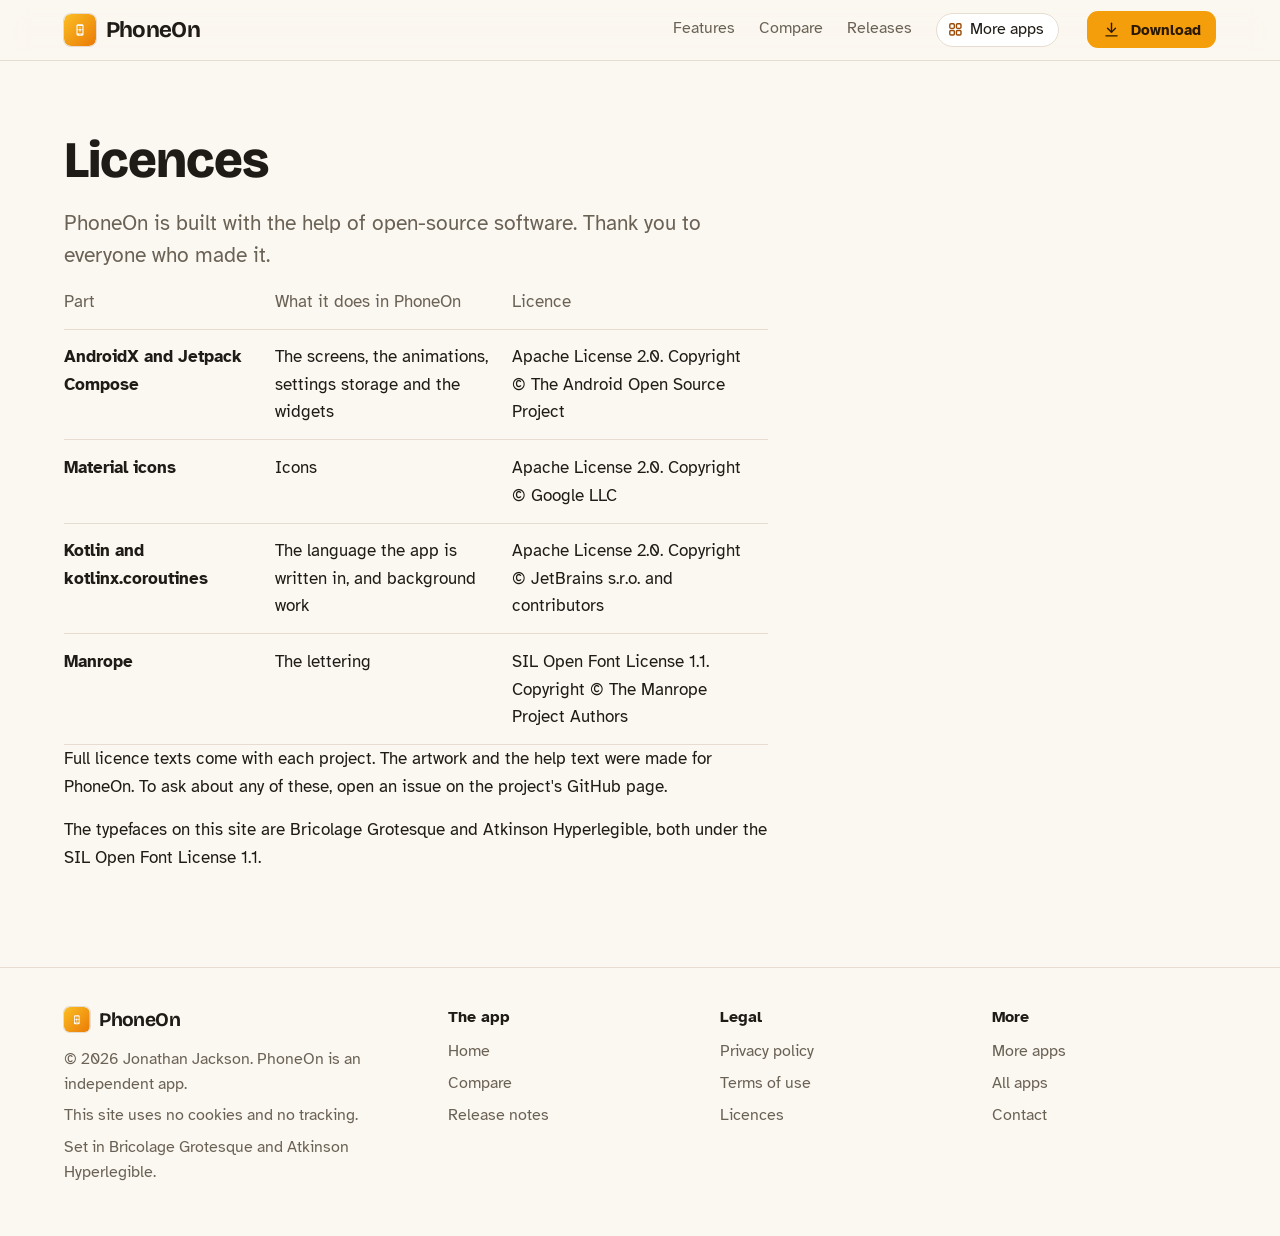
<file: licences.html>
<!DOCTYPE html>
<html lang="en-GB">
<head>
<meta charset="utf-8">
<meta name="viewport" content="width=device-width, initial-scale=1">
<title>PhoneOn licences</title>
<meta name="description" content="The open-source software and typefaces used in PhoneOn and on this site.">
<meta name="author" content="Jonathan Jackson">
<link rel="canonical" href="https://customgpter.github.io/phoneon/licences.html">
<meta name="theme-color" content="#fbf7f1" media="(prefers-color-scheme: light)">
<meta name="theme-color" content="#14110d" media="(prefers-color-scheme: dark)">
<meta property="og:type" content="website">
<meta property="og:site_name" content="PhoneOn">
<meta property="og:title" content="PhoneOn licences">
<meta property="og:description" content="The open-source software and typefaces used in PhoneOn and on this site.">
<meta property="og:url" content="https://customgpter.github.io/phoneon/licences.html">
<meta property="og:image" content="https://customgpter.github.io/phoneon/assets/og.png">
<meta property="og:image:width" content="1200">
<meta property="og:image:height" content="630">
<meta property="og:image:alt" content="PhoneOn running: a countdown of 59:59 with +15 min and Stop buttons">
<meta property="og:locale" content="en_GB">
<meta name="twitter:card" content="summary_large_image">
<link rel="icon" href="./assets/favicon.svg" type="image/svg+xml">
<link rel="apple-touch-icon" href="./assets/apple-touch-icon.png">
<link rel="preload" href="./assets/fonts/bricolage-grotesque-latin.woff2" as="font" type="font/woff2" crossorigin>
<link rel="preload" href="./assets/fonts/atkinson-hyperlegible-latin-400-normal.woff2" as="font" type="font/woff2" crossorigin>
<link rel="stylesheet" href="./assets/site.css?v=1">
<link rel="stylesheet" href="./assets/house.css?v=1">
<link rel="stylesheet" href="./assets/apps-list.css?v=1">
<script src="./assets/apps-list.js?v=1" defer></script>
</head>
<body>
<a class="skip" href="#main">Skip to content</a>
<header class="masthead">
<div class="wrap">
<a class="brand" href="./" aria-label="PhoneOn home"><svg viewBox="0 0 108 108" aria-hidden="true"><defs><linearGradient id="hdbg" x1="0" y1="0" x2="1" y2="1"><stop offset="0" stop-color="#FBBF24"/><stop offset="1" stop-color="#EA7A06"/></linearGradient></defs><rect width="108" height="108" rx="24" fill="url(#hdbg)"/><g transform="translate(32 32) scale(1.8333)"><path fill="#fff" fill-rule="evenodd" d="M8,1.5h8a2.5,2.5 0,0 1,2.5 2.5v16a2.5,2.5 0,0 1,-2.5 2.5H8a2.5,2.5 0,0 1,-2.5 -2.5V4A2.5,2.5 0,0 1,8 1.5zM7.5,4.5v14h9v-14zM12,9.6a1.9,1.9 0,1 0,0.001 0zM11.2,7.1h1.6v1.6h-1.6zM11.2,14.3h1.6v1.6h-1.6zM7.6,10.7h1.6v1.6H7.6zM14.8,10.7h1.6v1.6h-1.6zM10.6,20h2.8v0.9h-2.8z"/></g></svg><span>PhoneOn</span></a>
<nav aria-label="Main"><ul><li><a href="./#features">Features</a></li><li><a href="./compare.html">Compare</a></li><li><a href="./releases.html">Releases</a></li><li><a class="more-apps" href="./more-apps.html"><svg class="ico" viewBox="0 0 24 24" aria-hidden="true"><rect x="4" y="4" width="6.5" height="6.5" rx="1.6"/><rect x="13.5" y="4" width="6.5" height="6.5" rx="1.6"/><rect x="4" y="13.5" width="6.5" height="6.5" rx="1.6"/><rect x="13.5" y="13.5" width="6.5" height="6.5" rx="1.6"/></svg>More apps</a></li></ul></nav>
<a class="button small" href="https://github.com/CustomGPTer/phoneon/releases/latest/download/PhoneOn.apk"><svg class="ico" viewBox="0 0 24 24" aria-hidden="true"><path d="M12 4v11"/><path d="M7 10.5l5 5 5-5"/><path d="M5 20h14"/></svg>Download</a>
</div>
</header>
<main id="main" class="doc">
<div class="wrap">
<div class="measure">
<h1>Licences</h1>
<p class="lede">PhoneOn is built with the help of open-source software. Thank you to everyone who made it.</p>
<div class="scroll"><table><thead><tr><th scope="col">Part</th><th scope="col">What it does in PhoneOn</th><th scope="col">Licence</th></tr></thead><tbody><tr><th scope="row">AndroidX and Jetpack Compose</th><td>The screens, the animations, settings storage and the widgets</td><td>Apache License 2.0. Copyright &copy; The Android Open Source Project</td></tr><tr><th scope="row">Material icons</th><td>Icons</td><td>Apache License 2.0. Copyright &copy; Google LLC</td></tr><tr><th scope="row">Kotlin and kotlinx.coroutines</th><td>The language the app is written in, and background work</td><td>Apache License 2.0. Copyright &copy; JetBrains s.r.o. and contributors</td></tr><tr><th scope="row">Manrope</th><td>The lettering</td><td>SIL Open Font License 1.1. Copyright &copy; The Manrope Project Authors</td></tr></tbody></table></div>
<p>Full licence texts come with each project. The artwork and the help text were made for PhoneOn. To ask about any of these, open an issue on the project's GitHub page.</p>
<p>The typefaces on this site are Bricolage Grotesque and Atkinson Hyperlegible, both under the SIL Open Font License 1.1.</p>
</div>
</div>
</main>
<footer class="colophon">
<div class="wrap">
<div>
<a class="brand" href="./" aria-label="PhoneOn home"><svg viewBox="0 0 108 108" aria-hidden="true"><defs><linearGradient id="ftbg" x1="0" y1="0" x2="1" y2="1"><stop offset="0" stop-color="#FBBF24"/><stop offset="1" stop-color="#EA7A06"/></linearGradient></defs><rect width="108" height="108" rx="24" fill="url(#ftbg)"/><g transform="translate(32 32) scale(1.8333)"><path fill="#fff" fill-rule="evenodd" d="M8,1.5h8a2.5,2.5 0,0 1,2.5 2.5v16a2.5,2.5 0,0 1,-2.5 2.5H8a2.5,2.5 0,0 1,-2.5 -2.5V4A2.5,2.5 0,0 1,8 1.5zM7.5,4.5v14h9v-14zM12,9.6a1.9,1.9 0,1 0,0.001 0zM11.2,7.1h1.6v1.6h-1.6zM11.2,14.3h1.6v1.6h-1.6zM7.6,10.7h1.6v1.6H7.6zM14.8,10.7h1.6v1.6h-1.6zM10.6,20h2.8v0.9h-2.8z"/></g></svg><span>PhoneOn</span></a>
<p>&copy; 2026 Jonathan Jackson. PhoneOn is an independent app.</p>
<p>This site uses no cookies and no tracking.</p>
<p>Set in Bricolage Grotesque and Atkinson Hyperlegible.</p>
</div>
<nav aria-label="The app"><h2>The app</h2><ul>
<li><a href="./">Home</a></li>
<li><a href="./compare.html">Compare</a></li>
<li><a href="./releases.html">Release notes</a></li>

</ul></nav>
<nav aria-label="Legal"><h2>Legal</h2><ul>
<li><a href="./privacy.html">Privacy policy</a></li>
<li><a href="./terms.html">Terms of use</a></li>
<li><a href="./licences.html">Licences</a></li>
</ul></nav>
<nav aria-label="More"><h2>More</h2><ul>
<li><a href="./more-apps.html">More apps</a></li>
<li><a href="https://customgpter.github.io/">All apps</a></li>
<li><a href="https://github.com/CustomGPTer/phoneon/issues">Contact</a></li>
</ul></nav>
</div>
</footer>
</body>
</html>
</file>
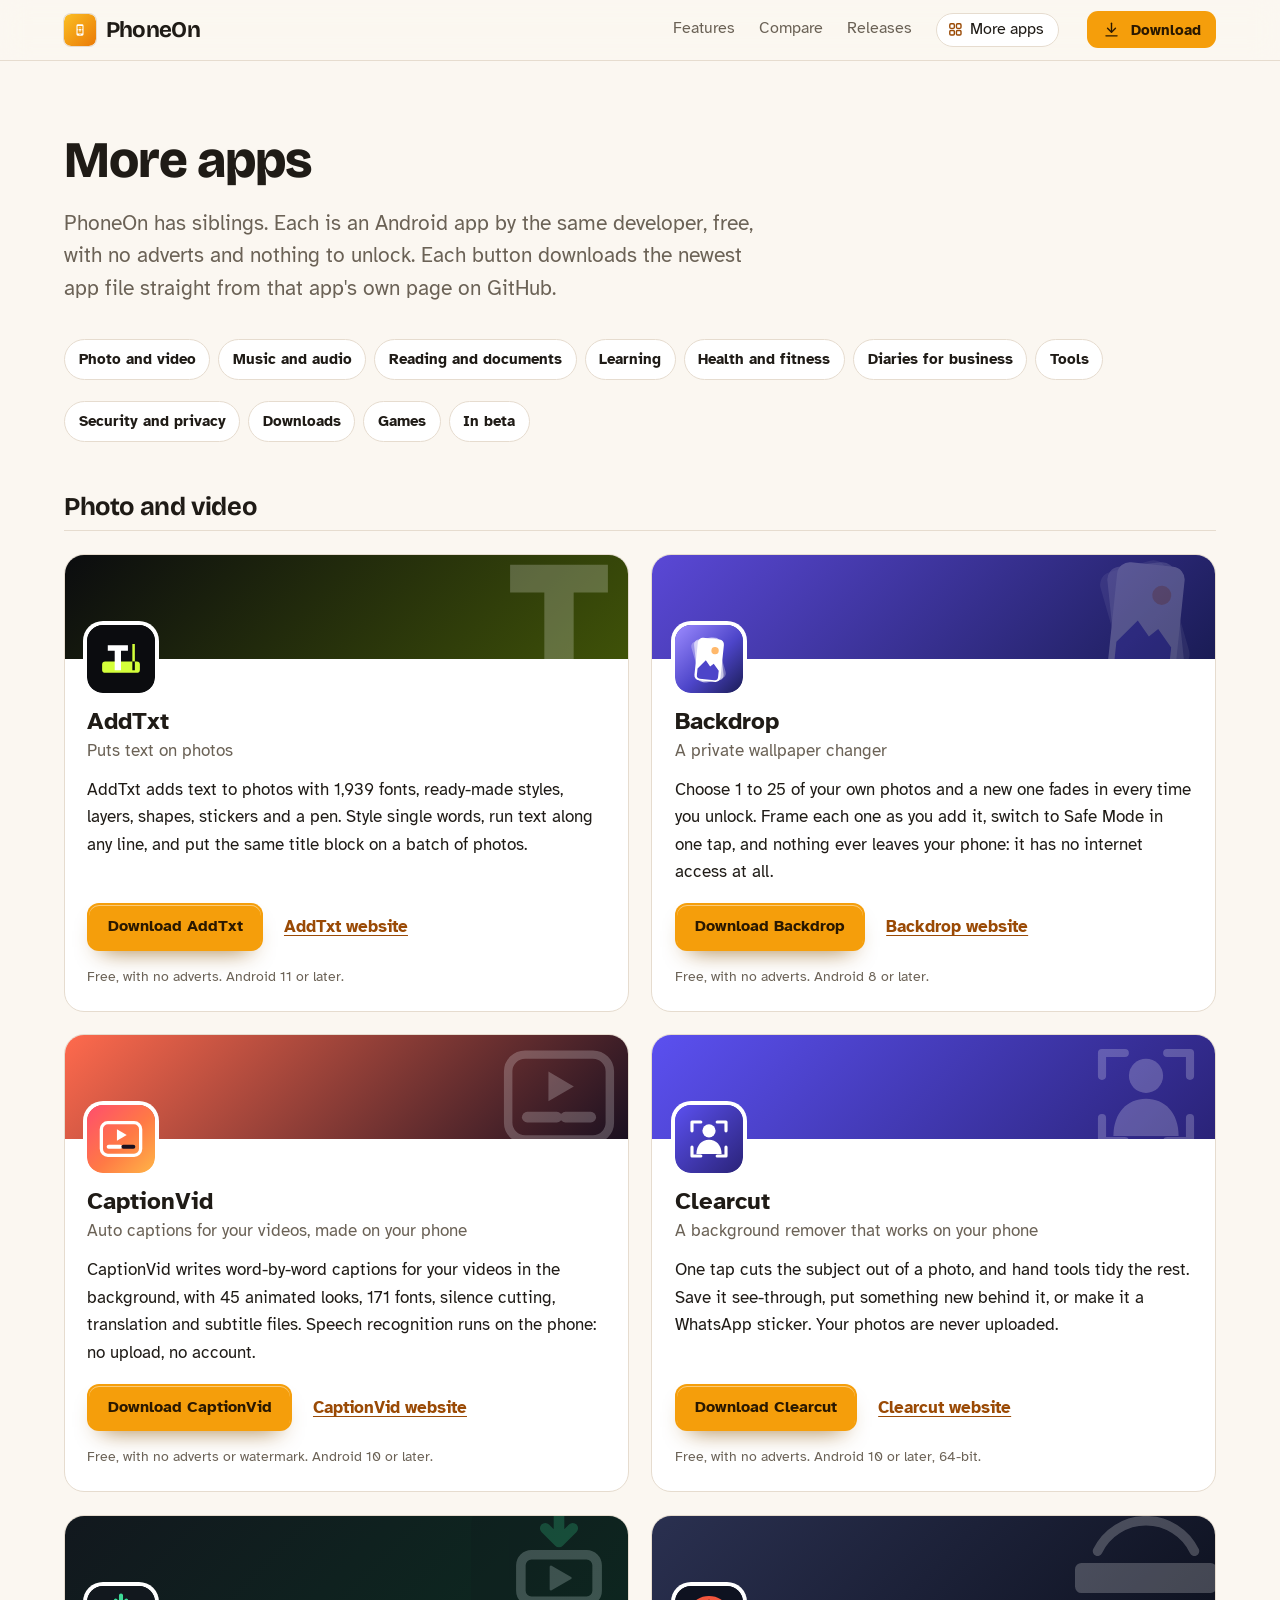
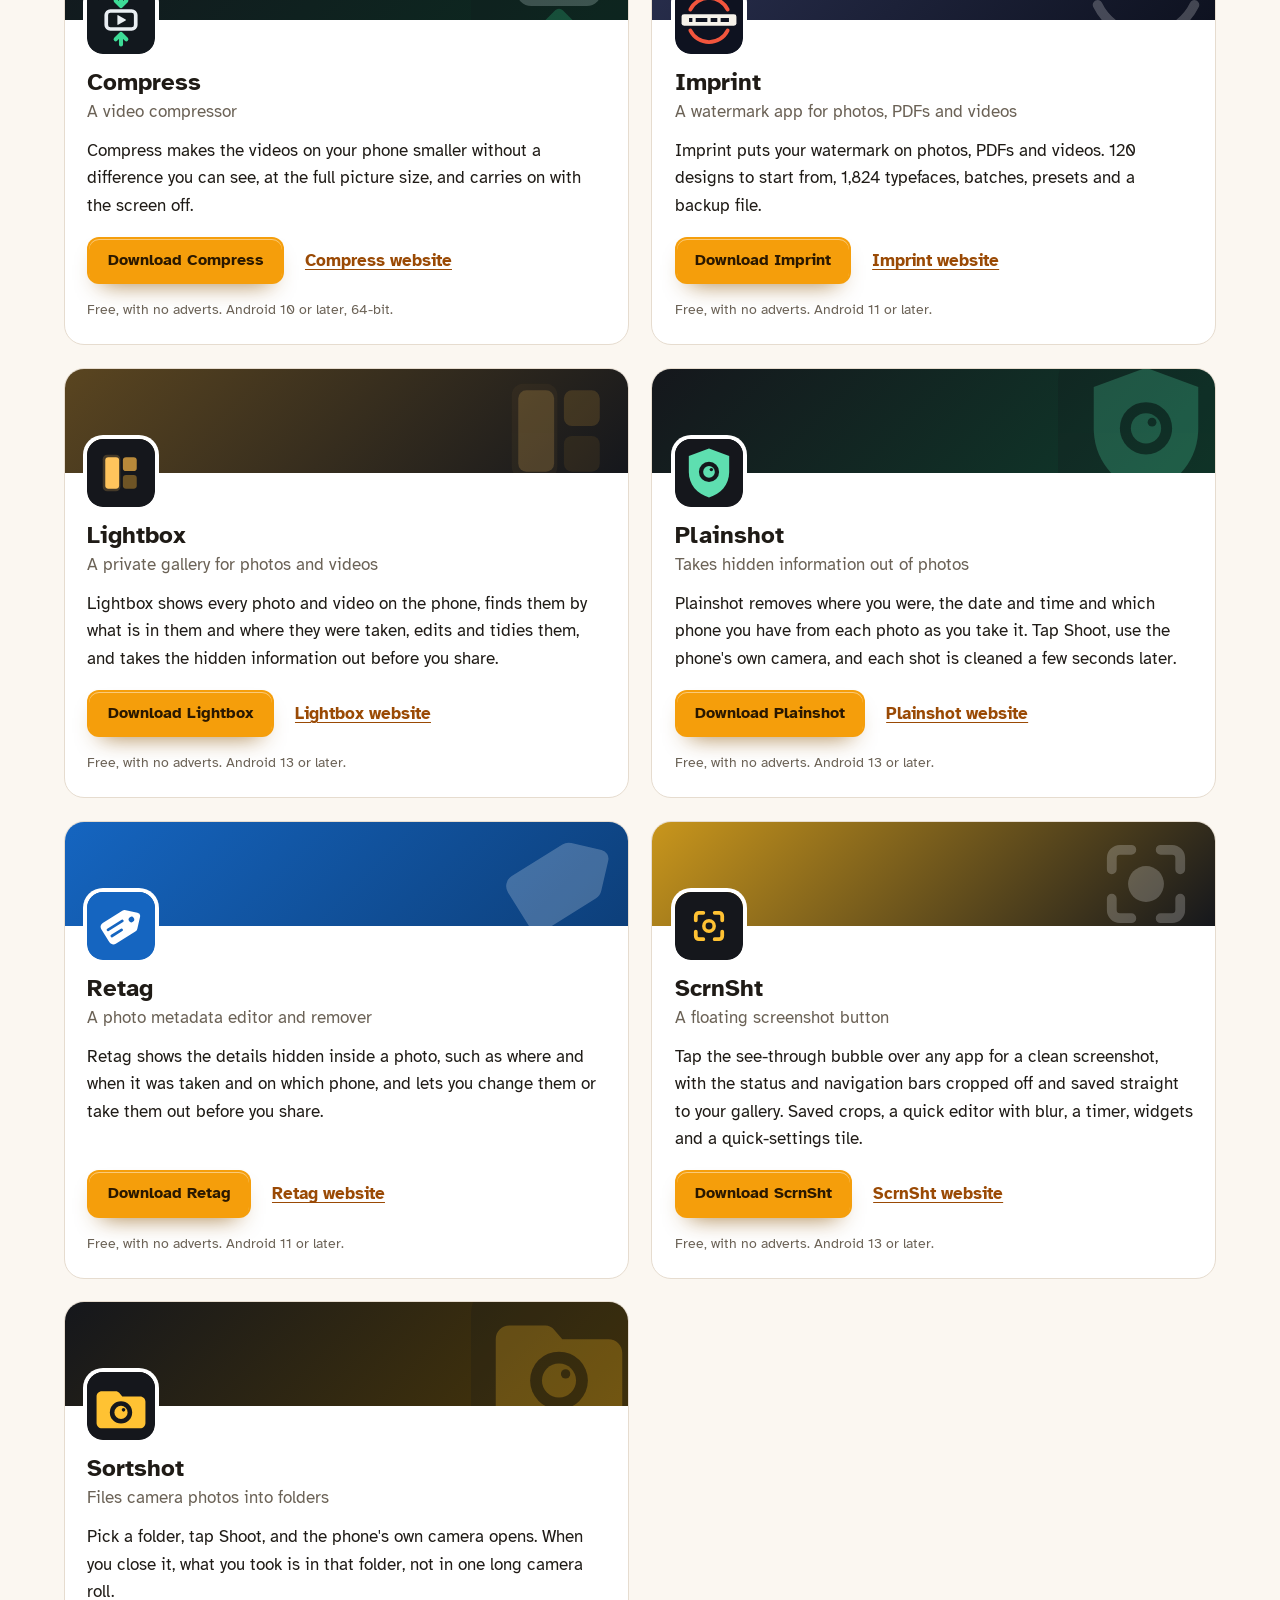
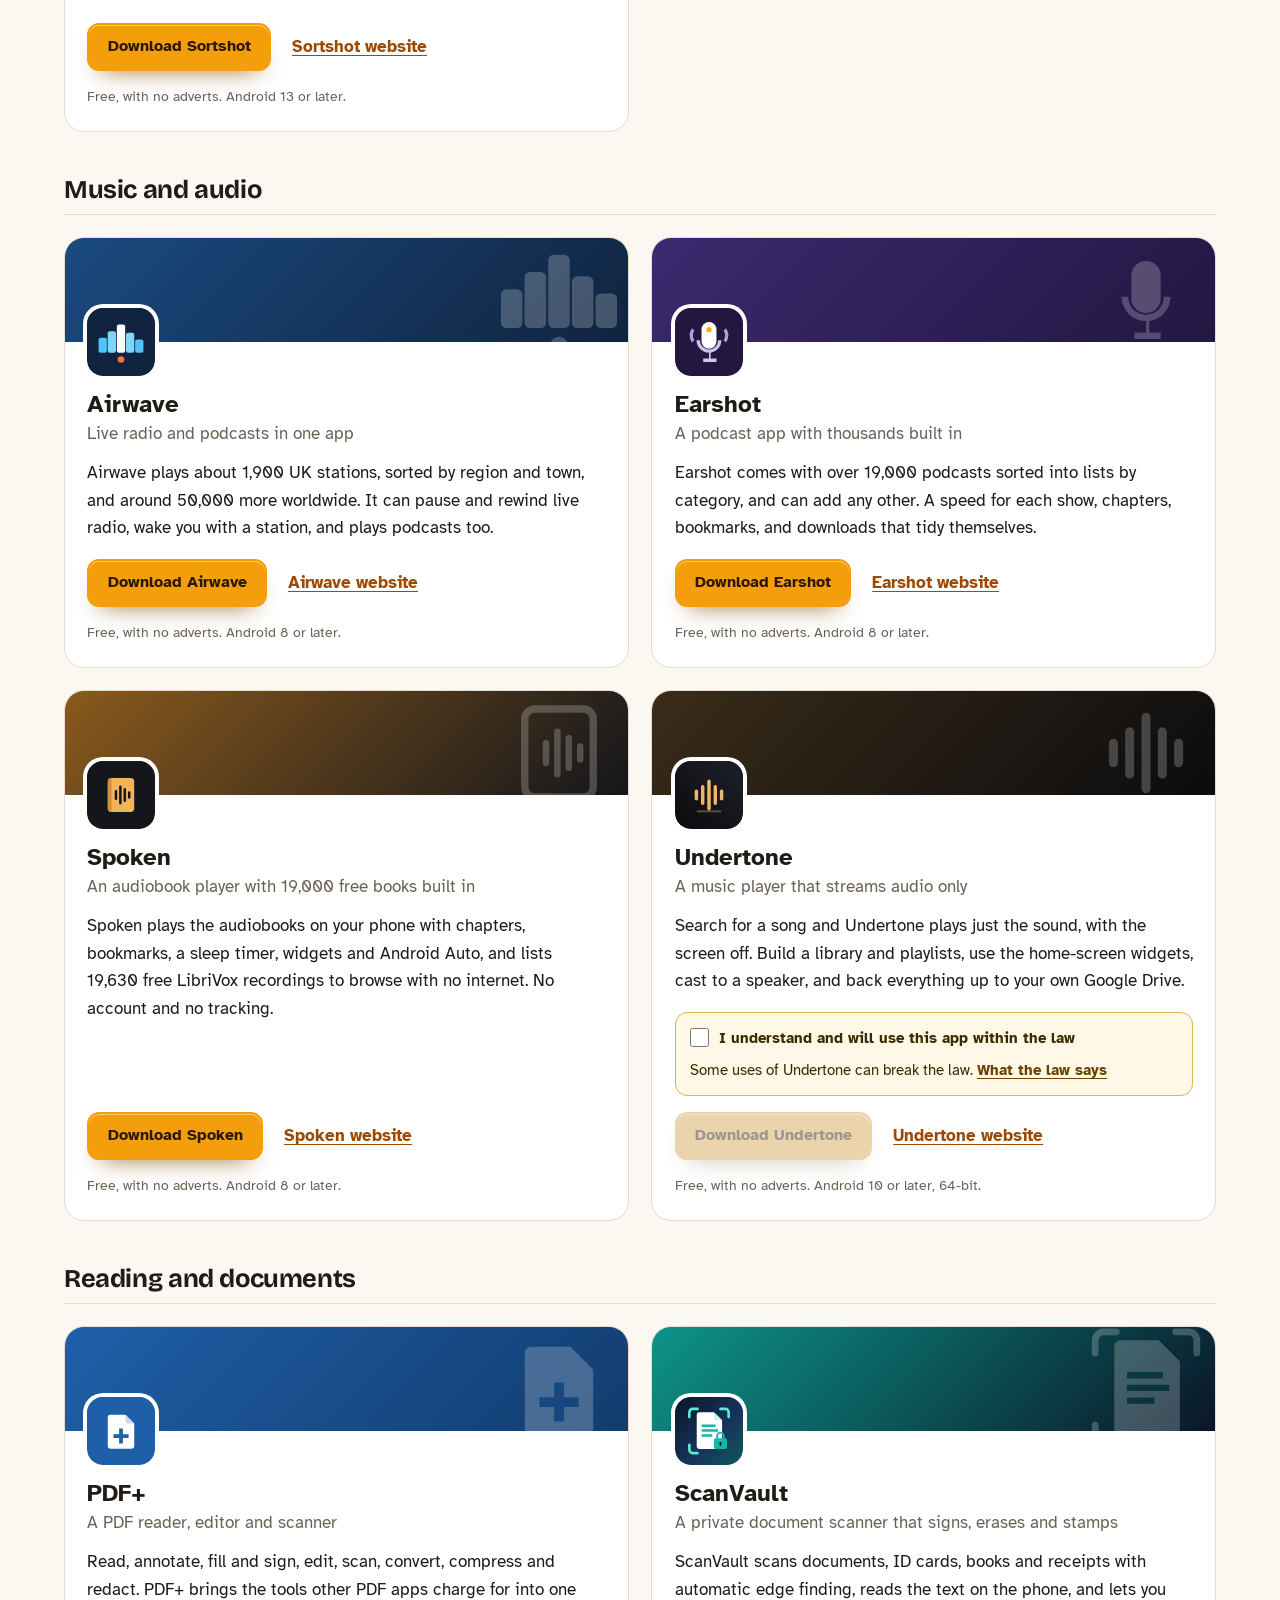
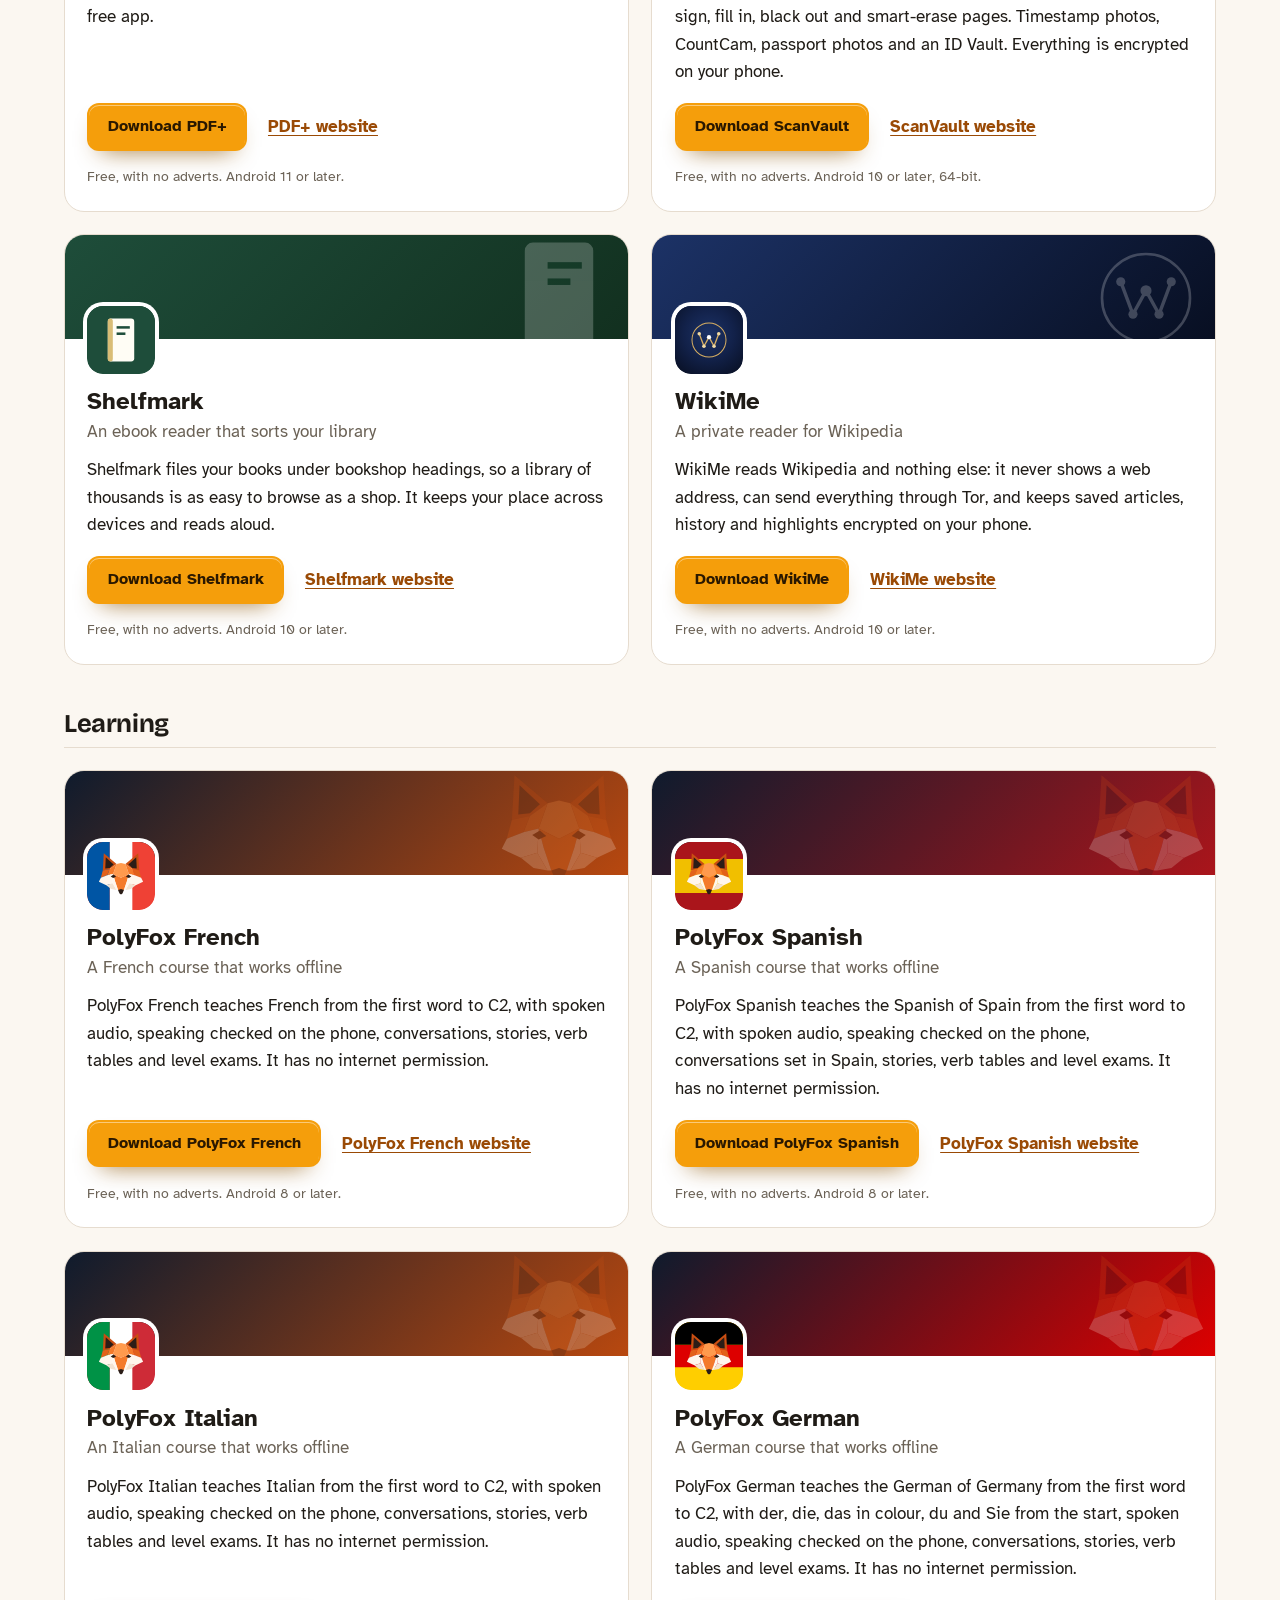
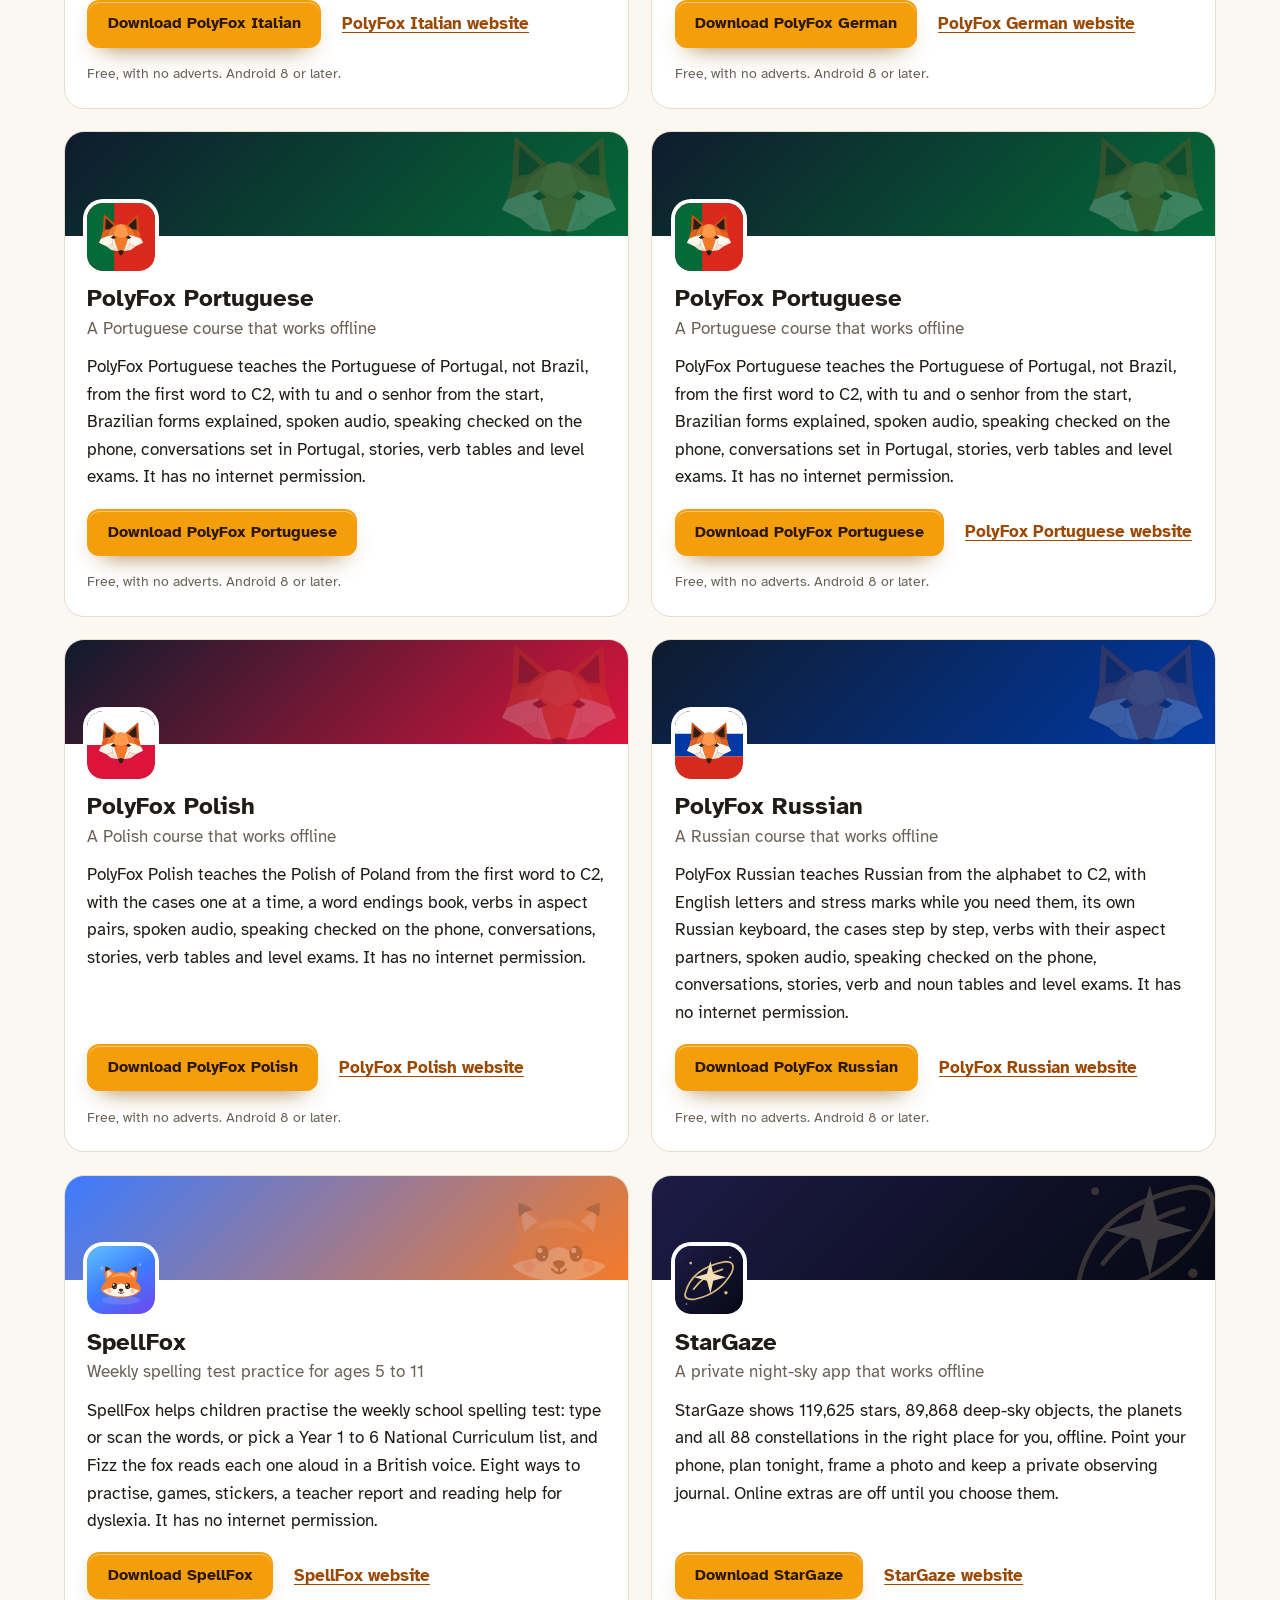
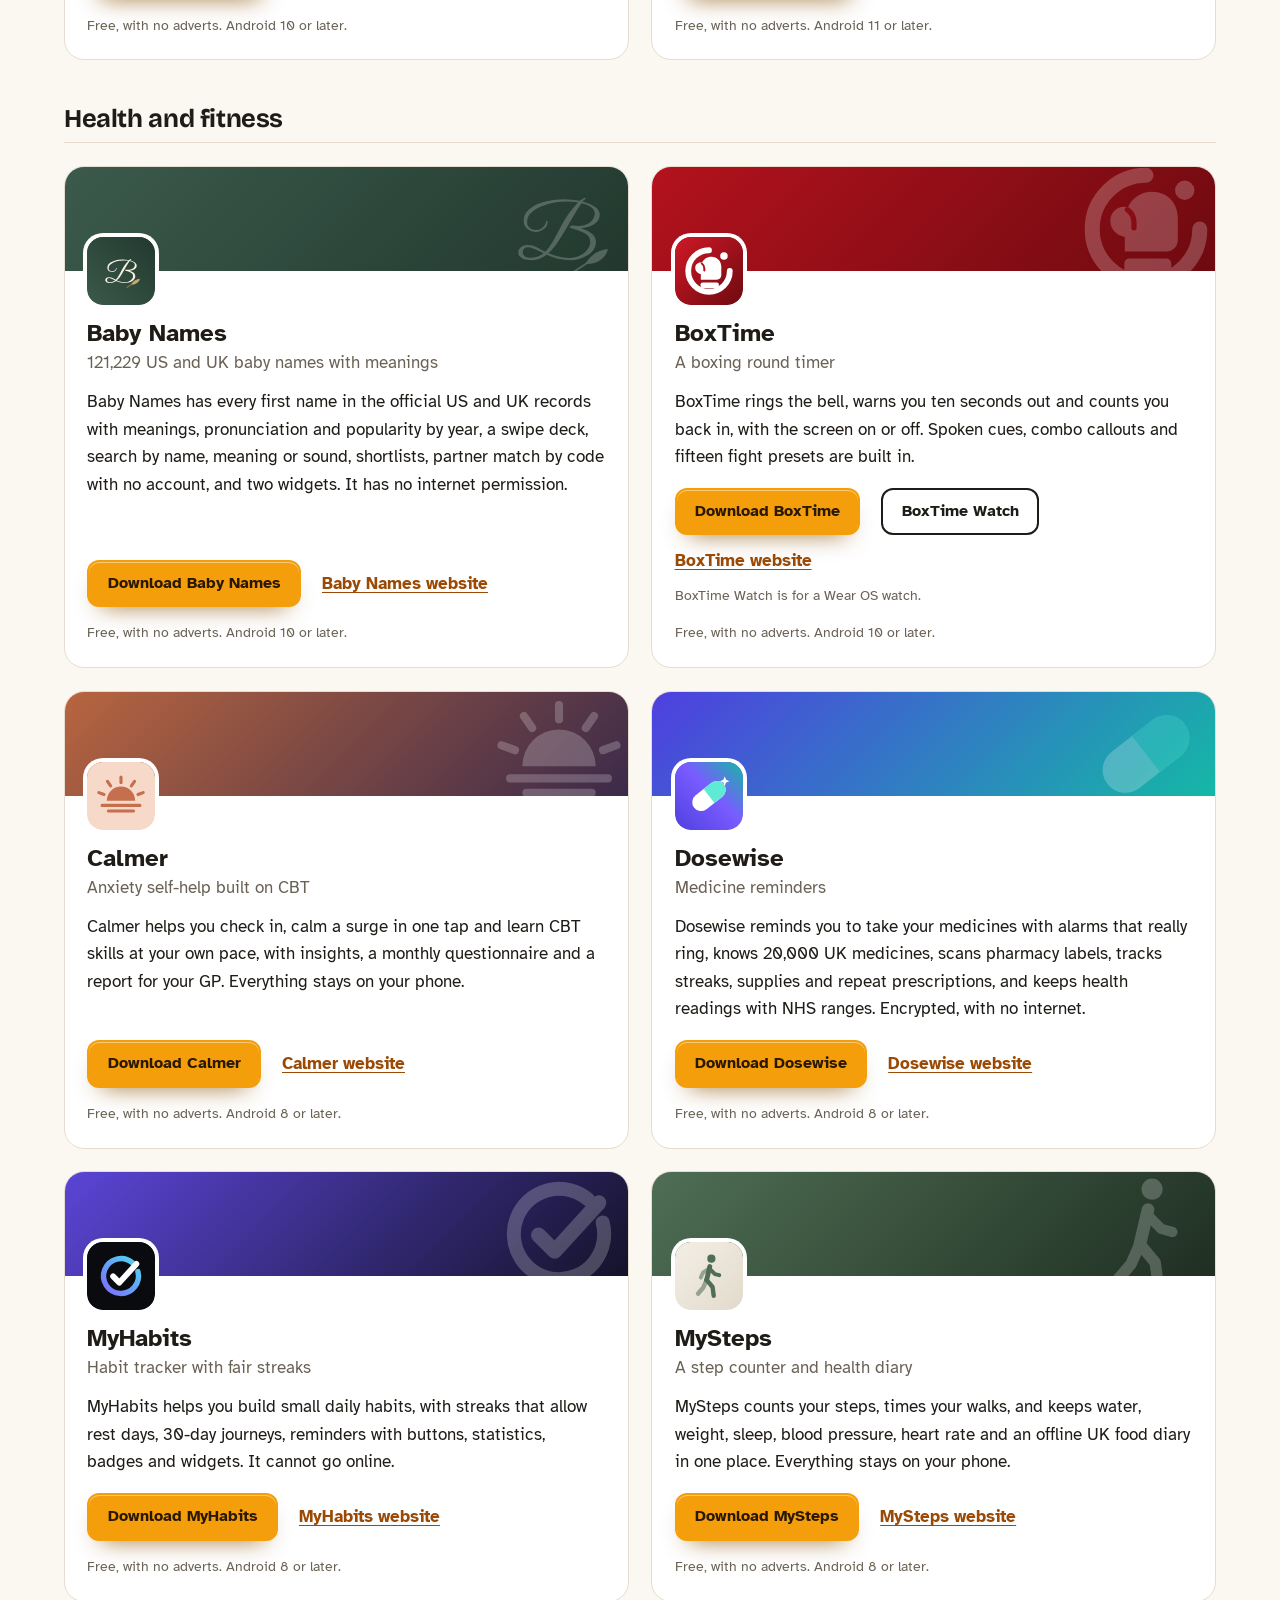
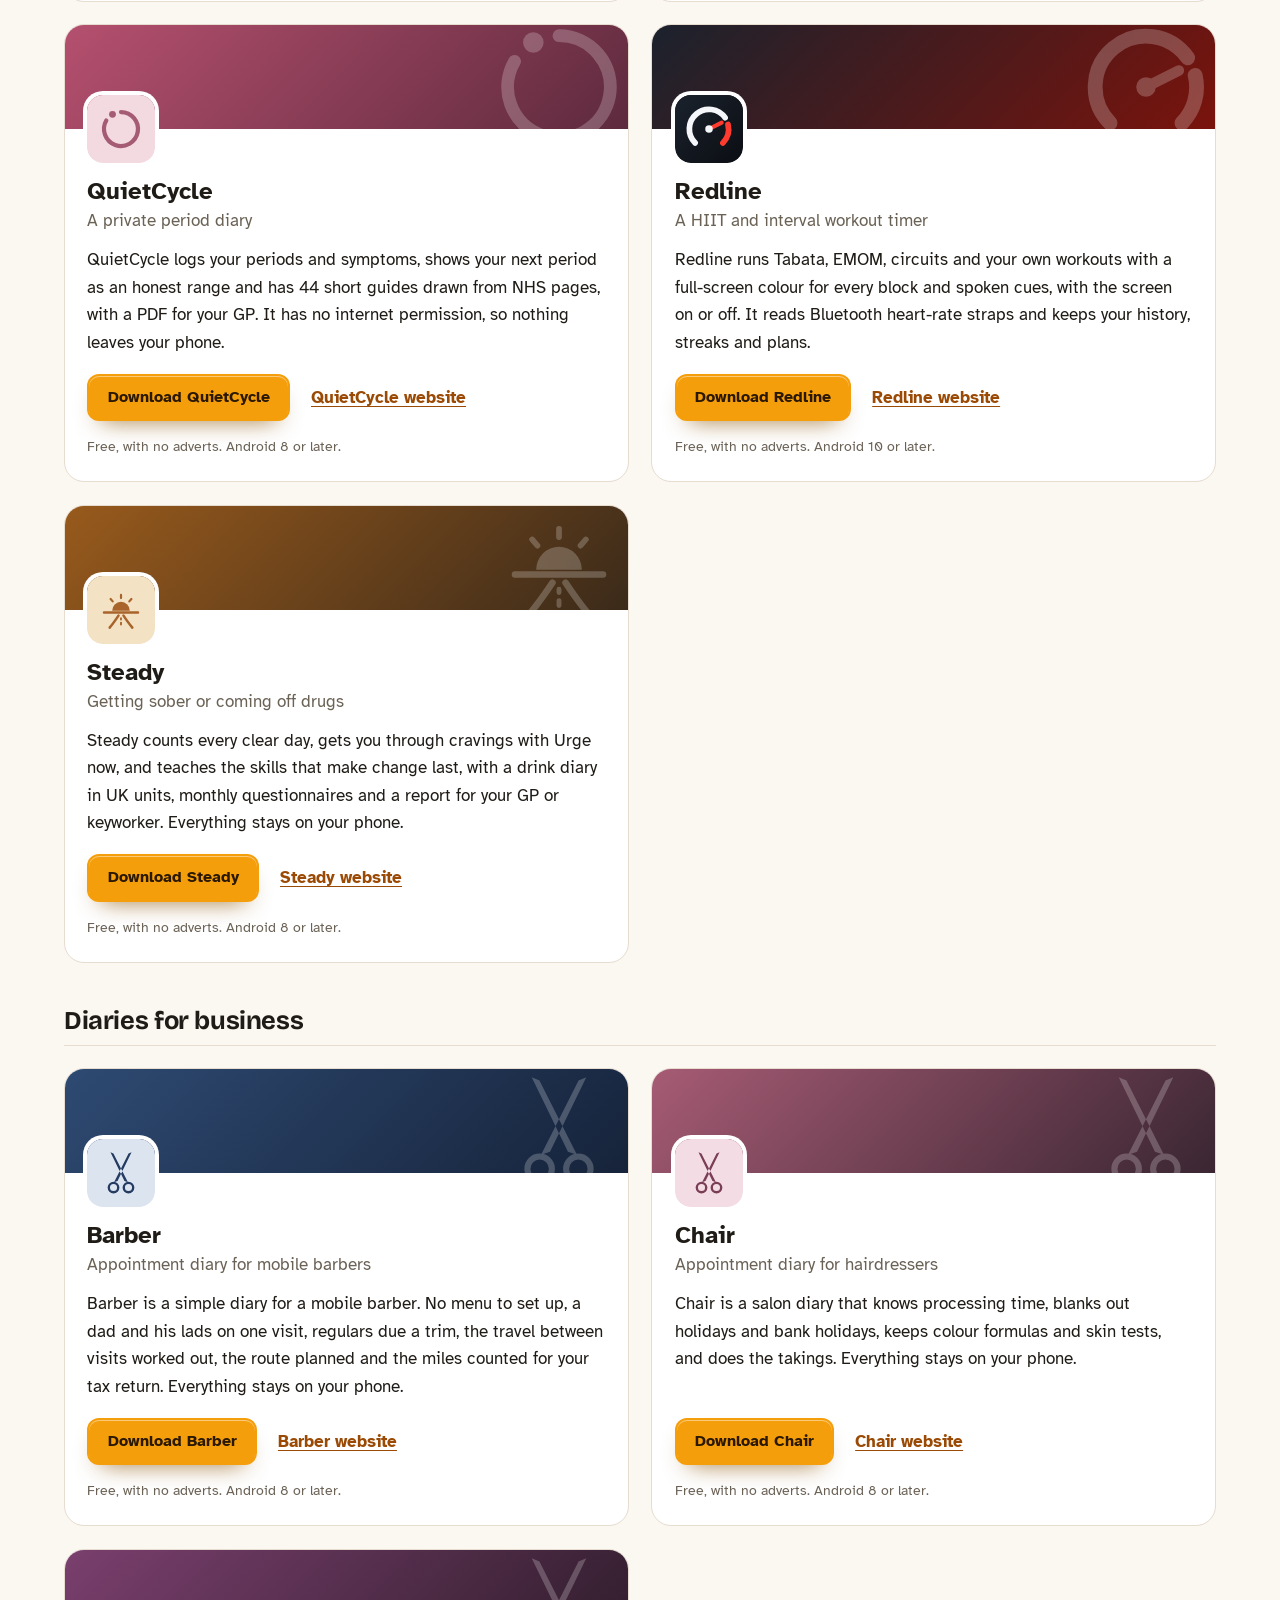
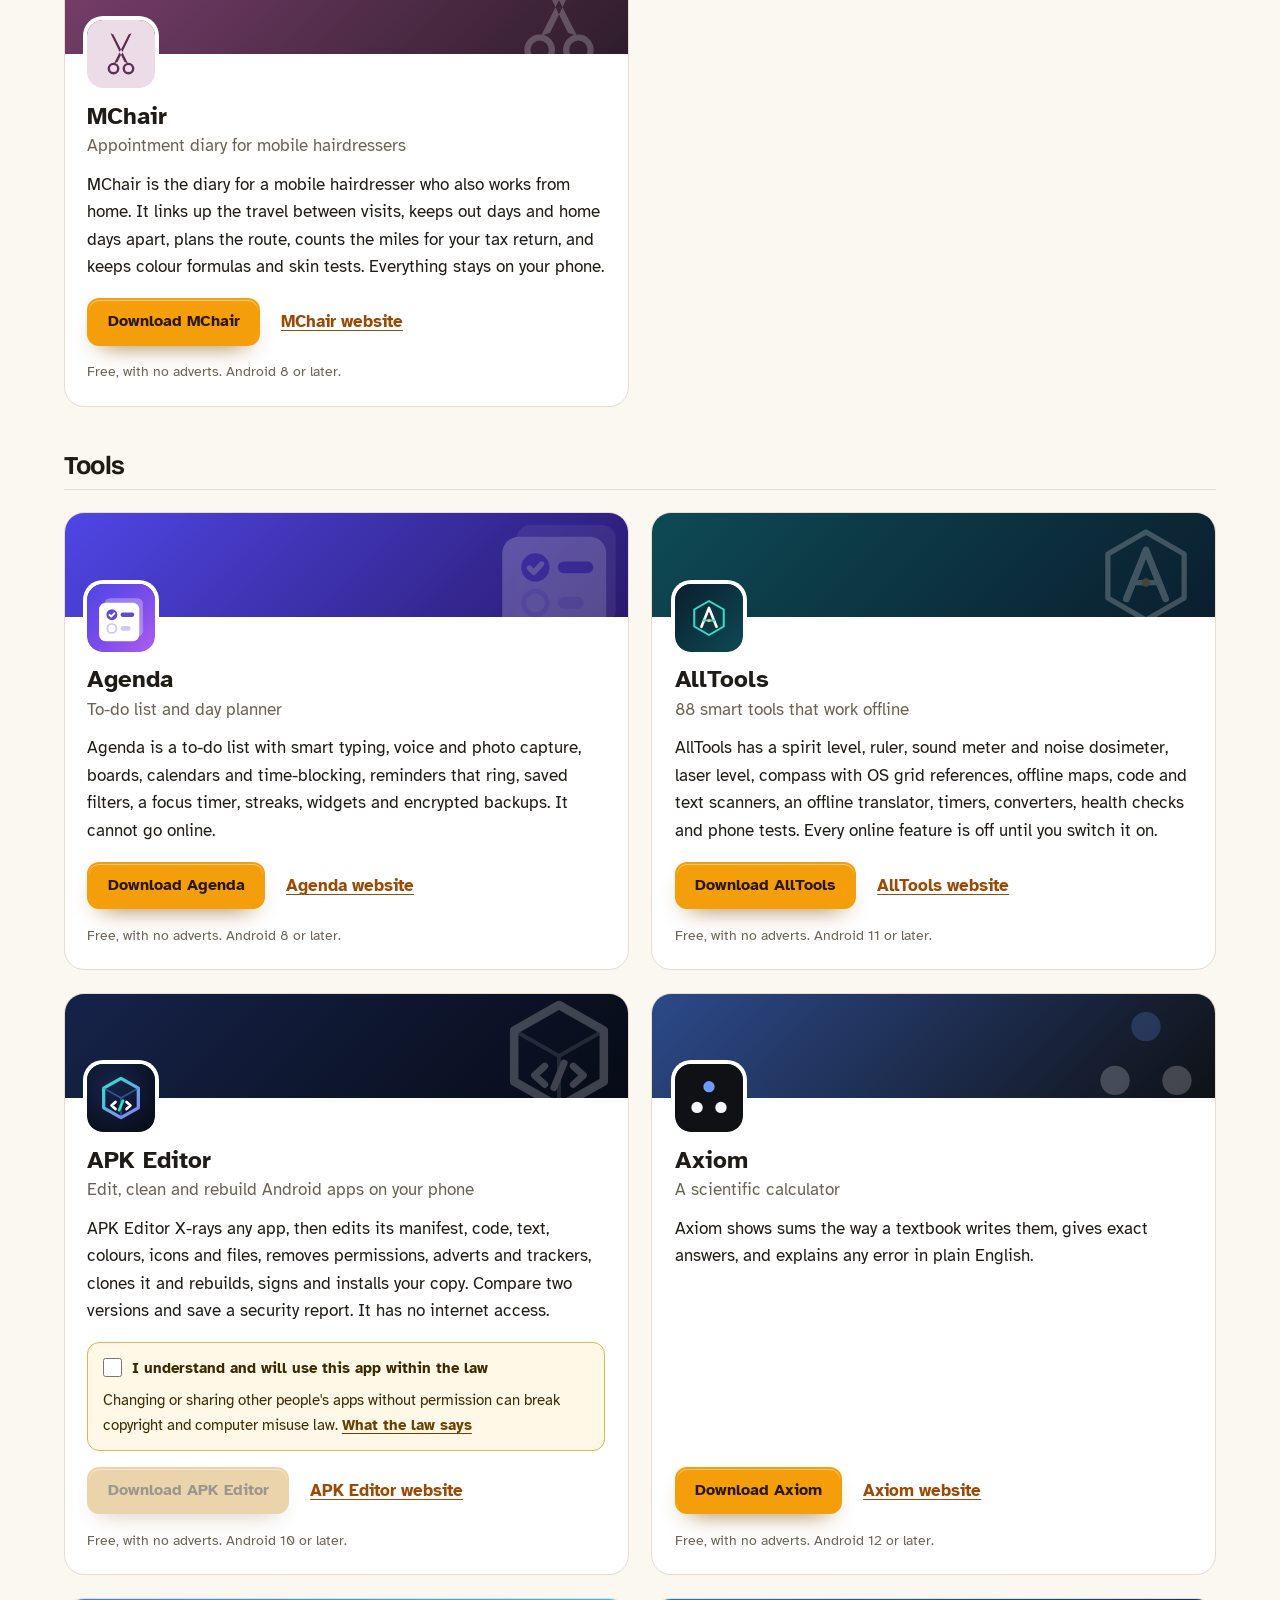
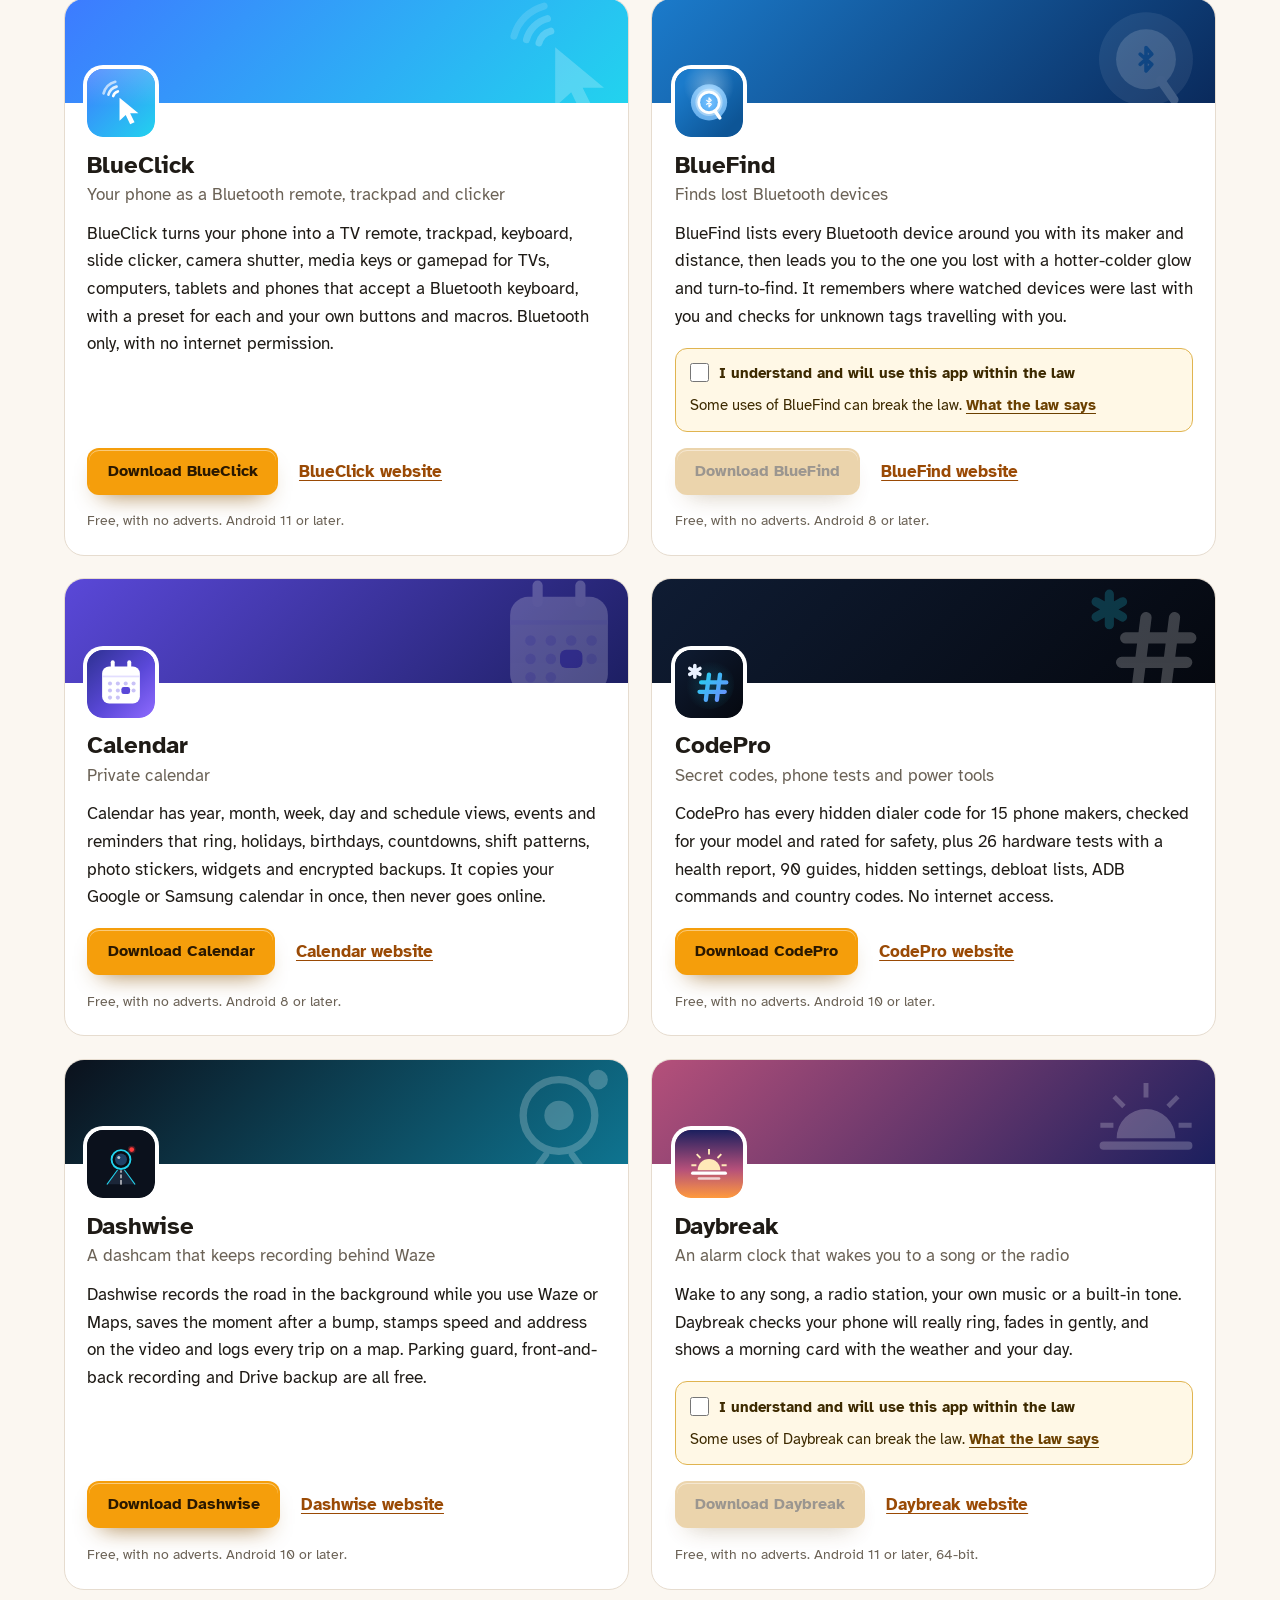
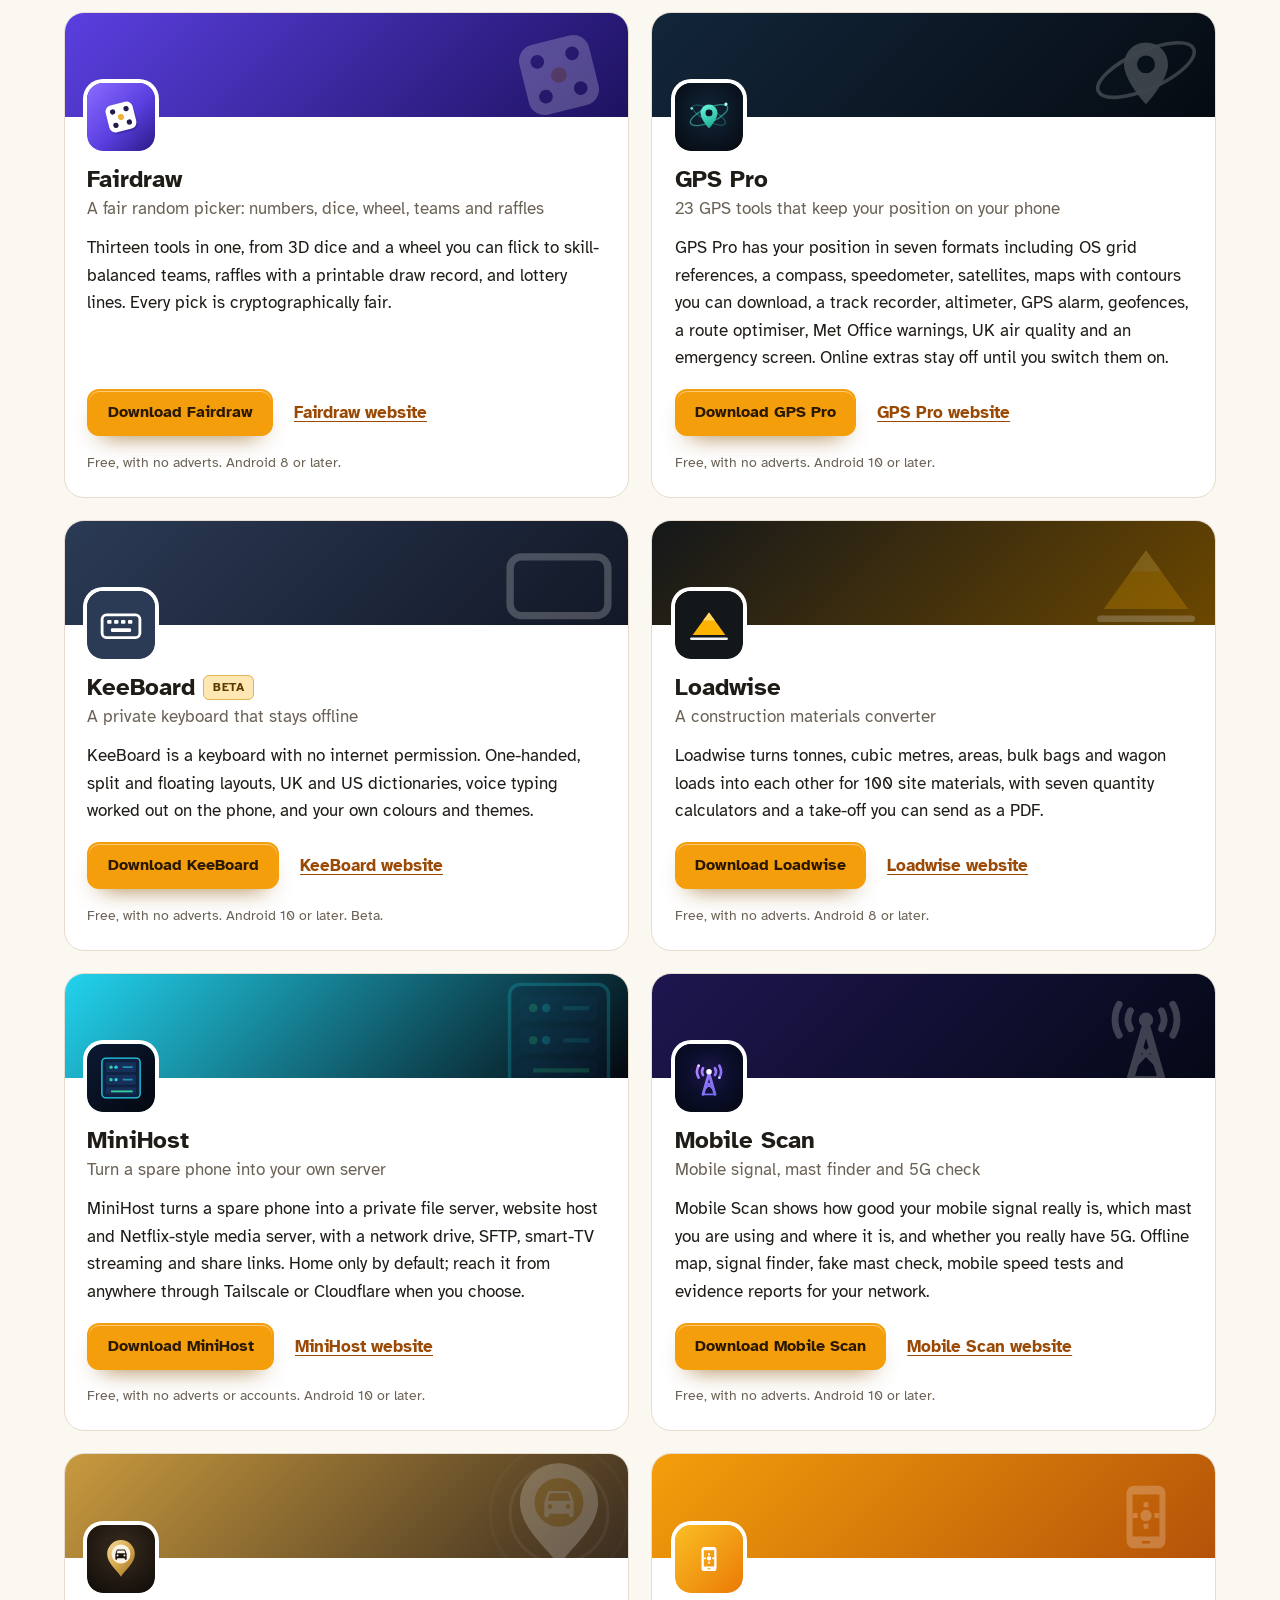
<file: more-apps.html>
<!DOCTYPE html>
<html lang="en-GB">
<head>
<meta charset="utf-8">
<meta name="viewport" content="width=device-width, initial-scale=1">
<title>More apps by Jonathan Jackson</title>
<meta name="description" content="Free, private Android apps by Jonathan Jackson: no adverts, no accounts.">
<meta name="author" content="Jonathan Jackson">
<link rel="canonical" href="https://customgpter.github.io/phoneon/more-apps.html">
<meta name="theme-color" content="#fbf7f1" media="(prefers-color-scheme: light)">
<meta name="theme-color" content="#14110d" media="(prefers-color-scheme: dark)">
<meta property="og:type" content="website">
<meta property="og:site_name" content="PhoneOn">
<meta property="og:title" content="More apps by Jonathan Jackson">
<meta property="og:description" content="Free, private Android apps by Jonathan Jackson: no adverts, no accounts.">
<meta property="og:url" content="https://customgpter.github.io/phoneon/more-apps.html">
<meta property="og:image" content="https://customgpter.github.io/phoneon/assets/og.png">
<meta property="og:image:width" content="1200">
<meta property="og:image:height" content="630">
<meta property="og:image:alt" content="PhoneOn running: a countdown of 59:59 with +15 min and Stop buttons">
<meta property="og:locale" content="en_GB">
<meta name="twitter:card" content="summary_large_image">
<link rel="icon" href="./assets/favicon.svg" type="image/svg+xml">
<link rel="apple-touch-icon" href="./assets/apple-touch-icon.png">
<link rel="preload" href="./assets/fonts/bricolage-grotesque-latin.woff2" as="font" type="font/woff2" crossorigin>
<link rel="preload" href="./assets/fonts/atkinson-hyperlegible-latin-400-normal.woff2" as="font" type="font/woff2" crossorigin>
<link rel="stylesheet" href="./assets/site.css?v=1">
<link rel="stylesheet" href="./assets/house.css?v=1">
<link rel="stylesheet" href="./assets/apps-list.css?v=1">
<script src="./assets/apps-list.js?v=1" defer></script>
</head>
<body>
<a class="skip" href="#main">Skip to content</a>
<header class="masthead">
<div class="wrap">
<a class="brand" href="./" aria-label="PhoneOn home"><svg viewBox="0 0 108 108" aria-hidden="true"><defs><linearGradient id="hdbg" x1="0" y1="0" x2="1" y2="1"><stop offset="0" stop-color="#FBBF24"/><stop offset="1" stop-color="#EA7A06"/></linearGradient></defs><rect width="108" height="108" rx="24" fill="url(#hdbg)"/><g transform="translate(32 32) scale(1.8333)"><path fill="#fff" fill-rule="evenodd" d="M8,1.5h8a2.5,2.5 0,0 1,2.5 2.5v16a2.5,2.5 0,0 1,-2.5 2.5H8a2.5,2.5 0,0 1,-2.5 -2.5V4A2.5,2.5 0,0 1,8 1.5zM7.5,4.5v14h9v-14zM12,9.6a1.9,1.9 0,1 0,0.001 0zM11.2,7.1h1.6v1.6h-1.6zM11.2,14.3h1.6v1.6h-1.6zM7.6,10.7h1.6v1.6H7.6zM14.8,10.7h1.6v1.6h-1.6zM10.6,20h2.8v0.9h-2.8z"/></g></svg><span>PhoneOn</span></a>
<nav aria-label="Main"><ul><li><a href="./#features">Features</a></li><li><a href="./compare.html">Compare</a></li><li><a href="./releases.html">Releases</a></li><li><a class="more-apps" href="./more-apps.html"><svg class="ico" viewBox="0 0 24 24" aria-hidden="true"><rect x="4" y="4" width="6.5" height="6.5" rx="1.6"/><rect x="13.5" y="4" width="6.5" height="6.5" rx="1.6"/><rect x="4" y="13.5" width="6.5" height="6.5" rx="1.6"/><rect x="13.5" y="13.5" width="6.5" height="6.5" rx="1.6"/></svg>More apps</a></li></ul></nav>
<a class="button small" href="https://github.com/CustomGPTer/phoneon/releases/latest/download/PhoneOn.apk"><svg class="ico" viewBox="0 0 24 24" aria-hidden="true"><path d="M12 4v11"/><path d="M7 10.5l5 5 5-5"/><path d="M5 20h14"/></svg>Download</a>
</div>
</header>
<main id="main" class="doc">
<div class="wrap">
<div class="measure">
<h1>More apps</h1>
<p class="lede">PhoneOn has siblings. Each is an Android app by the same developer, free, with no adverts and nothing to unlock. Each button downloads the newest app file straight from that app's own page on GitHub.</p>
</div>
<!-- apps:start -->
<nav class="mapps-jump" aria-label="App groups"><ul><li><a href="#apps-photo">Photo and video</a></li><li><a href="#apps-audio">Music and audio</a></li><li><a href="#apps-reading">Reading and documents</a></li><li><a href="#apps-learning">Learning</a></li><li><a href="#apps-health">Health and fitness</a></li><li><a href="#apps-diaries">Diaries for business</a></li><li><a href="#apps-tools">Tools</a></li><li><a href="#apps-security">Security and privacy</a></li><li><a href="#apps-downloads">Downloads</a></li><li><a href="#apps-games">Games</a></li><li><a href="#apps-testing">In beta</a></li></ul></nav>
<div class="mapps-group" role="group" aria-labelledby="apps-photo"><h2 class="mapps-cat" id="apps-photo">Photo and video</h2>
<ul class="mapps"><li class="mapp" style="--b:#0b0c0f;--b2:#3f5208"><div class="mapp-cover" aria-hidden="true"><svg viewBox="0 0 108 108"><path fill="#fff" d="M24 22h60v17H63v49H45V39H24z"/></svg></div><div class="mapp-body"><svg class="mapp-icon" viewBox="0 0 108 108" aria-hidden="true"><rect width="108" height="108" rx="24" fill="#0b0c0f"/><path fill="#d4ff3a" d="M29 58h50a5 5 0 0 1 5 5v8a5 5 0 0 1-5 5H29a5 5 0 0 1-5-5v-8a5 5 0 0 1 5-5z"/><path fill="#fff" d="M33 32h32v9H54v31H44V41H33z"/><path fill="#d4ff3a" d="M72 30h4v28h-4z"/><path fill="#0b0c0f" d="M72 58h4v14h-4z"/></svg><h3>AddTxt</h3><p class="mapp-kind">Puts text on photos</p><p class="mapp-say">AddTxt adds text to photos with 1,939 fonts, ready-made styles, layers, shapes, stickers and a pen. Style single words, run text along any line, and put the same title block on a batch of photos.</p><p class="mapp-go"><a class="button" href="https://github.com/CustomGPTer/addtxt/releases/latest/download/AddTxt.apk">Download AddTxt</a><a class="mapp-site" href="https://customgpter.github.io/addtxt/">AddTxt website</a></p><p class="mapp-needs">Free, with no adverts. Android 11 or later.</p></div></li>
<li class="mapp" style="--b:#5a48d6;--b2:#1a1c55"><div class="mapp-cover" aria-hidden="true"><svg viewBox="0 0 108 108"><g transform="translate(54 58) scale(1.3) translate(-54 -58)"><rect x="38" y="30" width="32" height="52" rx="6" fill="#fff" fill-opacity=".3" transform="rotate(-16 54 58)"/><rect x="38" y="30" width="32" height="52" rx="6" fill="#fff" fill-opacity=".6" transform="rotate(-6 54 58)"/><g transform="rotate(6 54 58)"><rect x="38" y="30" width="32" height="52" rx="6" fill="#fff"/><path d="M41 68l9-11 6 7 4-4 7 8v8a4 4 0 0 1-4 4H45a4 4 0 0 1-4-4z" fill="#4d45c9"/><circle cx="60" cy="44" r="4.5" fill="#FFB86B"/></g></g></svg></div><div class="mapp-body"><svg class="mapp-icon" viewBox="0 0 108 108" aria-hidden="true"><defs><linearGradient id="i-backdrop-mapp-cc" x1="0" y1="0" x2="1" y2="1"><stop offset="0" stop-color="#9c8bff"/><stop offset=".55" stop-color="#4d45c9"/><stop offset="1" stop-color="#1a1c55"/></linearGradient></defs><rect width="108" height="108" rx="24" fill="url(#i-backdrop-mapp-cc)"/><g transform="translate(54 58) scale(1.3) translate(-54 -58)"><rect x="38" y="30" width="32" height="52" rx="6" fill="#fff" fill-opacity=".3" transform="rotate(-16 54 58)"/><rect x="38" y="30" width="32" height="52" rx="6" fill="#fff" fill-opacity=".6" transform="rotate(-6 54 58)"/><g transform="rotate(6 54 58)"><rect x="38" y="30" width="32" height="52" rx="6" fill="#fff"/><path d="M41 68l9-11 6 7 4-4 7 8v8a4 4 0 0 1-4 4H45a4 4 0 0 1-4-4z" fill="#4d45c9"/><circle cx="60" cy="44" r="4.5" fill="#FFB86B"/></g></g></svg><h3>Backdrop</h3><p class="mapp-kind">A private wallpaper changer</p><p class="mapp-say">Choose 1 to 25 of your own photos and a new one fades in every time you unlock. Frame each one as you add it, switch to Safe Mode in one tap, and nothing ever leaves your phone: it has no internet access at all.</p><p class="mapp-go"><a class="button" href="https://github.com/CustomGPTer/backdrop/releases/latest/download/Backdrop.apk">Download Backdrop</a><a class="mapp-site" href="https://customgpter.github.io/backdrop/">Backdrop website</a></p><p class="mapp-needs">Free, with no adverts. Android 8 or later.</p></div></li>
<li class="mapp" style="--b:#ff6a4d;--b2:#1a1020"><div class="mapp-cover" aria-hidden="true"><svg viewBox="0 0 108 108"><g transform="translate(54 54) scale(1.3) translate(-54 -54)"><path d="M38,34 h32 a8,8 0 0 1 8,8 v24 a8,8 0 0 1 -8,8 h-32 a8,8 0 0 1 -8,-8 v-24 a8,8 0 0 1 8,-8 z" fill="none" stroke="#fff" stroke-width="4"/><path d="M49,42 L61,49 L49,56 Z" fill="#fff"/><path d="M39,61 h14 a2.5,2.5 0 0 1 0,5 h-14 a2.5,2.5 0 0 1 0,-5 z" fill="#fff"/><path d="M57,61 h12 a2.5,2.5 0 0 1 0,5 h-12 a2.5,2.5 0 0 1 0,-5 z" fill="#ffffff"/></g></svg></div><div class="mapp-body"><svg class="mapp-icon" viewBox="0 0 108 108" aria-hidden="true"><defs><linearGradient id="i-captionvid-cvbg" x1="0" y1="0" x2="1" y2="1"><stop offset="0" stop-color="#ff4d6d"/><stop offset=".55" stop-color="#ff7a45"/><stop offset="1" stop-color="#ffb547"/></linearGradient></defs><rect width="108" height="108" rx="24" fill="url(#i-captionvid-cvbg)"/><g transform="translate(54 54) scale(1.3) translate(-54 -54)"><path d="M38,34 h32 a8,8 0 0 1 8,8 v24 a8,8 0 0 1 -8,8 h-32 a8,8 0 0 1 -8,-8 v-24 a8,8 0 0 1 8,-8 z" fill="none" stroke="#fff" stroke-width="4"/><path d="M49,42 L61,49 L49,56 Z" fill="#fff"/><path d="M39,61 h14 a2.5,2.5 0 0 1 0,5 h-14 a2.5,2.5 0 0 1 0,-5 z" fill="#fff"/><path d="M57,61 h12 a2.5,2.5 0 0 1 0,5 h-12 a2.5,2.5 0 0 1 0,-5 z" fill="#1a1020"/></g></svg><h3>CaptionVid</h3><p class="mapp-kind">Auto captions for your videos, made on your phone</p><p class="mapp-say">CaptionVid writes word-by-word captions for your videos in the background, with 45 animated looks, 171 fonts, silence cutting, translation and subtitle files. Speech recognition runs on the phone: no upload, no account.</p><p class="mapp-go"><a class="button" href="https://github.com/CustomGPTer/captionvid/releases/latest/download/CaptionVid.apk">Download CaptionVid</a><a class="mapp-site" href="https://customgpter.github.io/captionvid/">CaptionVid website</a></p><p class="mapp-needs">Free, with no adverts or watermark. Android 10 or later.</p></div></li><li class="mapp" style="--b:#5b50f0;--b2:#2a2378"><div class="mapp-cover" aria-hidden="true"><svg viewBox="0 0 108 108"><circle cx="54" cy="41" r="10.5" fill="#fff"/><path d="M34 78c0-14.5 8.5-23 20-23s20 8.5 20 23z" fill="#fff"/><path d="M27 41V27h14M67 27h14v14M27 67v14h14M67 81h14V67" fill="none" stroke="#fff" stroke-width="5" stroke-linecap="round" stroke-linejoin="round"/></svg></div><div class="mapp-body"><svg class="mapp-icon" viewBox="0 0 108 108" aria-hidden="true"><defs><linearGradient id="i-clearcut-mapp-cc" x1="0" y1="0" x2="1" y2="1"><stop offset="0" stop-color="#5b50f0"/><stop offset="1" stop-color="#2a2378"/></linearGradient></defs><rect width="108" height="108" rx="24" fill="url(#i-clearcut-mapp-cc)"/><circle cx="54" cy="41" r="10.5" fill="#fff"/><path d="M34 78c0-14.5 8.5-23 20-23s20 8.5 20 23z" fill="#fff"/><path d="M27 41V27h14M67 27h14v14M27 67v14h14M67 81h14V67" fill="none" stroke="#fff" stroke-width="5" stroke-linecap="round" stroke-linejoin="round"/></svg><h3>Clearcut</h3><p class="mapp-kind">A background remover that works on your phone</p><p class="mapp-say">One tap cuts the subject out of a photo, and hand tools tidy the rest. Save it see-through, put something new behind it, or make it a WhatsApp sticker. Your photos are never uploaded.</p><p class="mapp-go"><a class="button" href="https://github.com/CustomGPTer/clearcut/releases/latest/download/Clearcut.apk">Download Clearcut</a><a class="mapp-site" href="https://customgpter.github.io/clearcut/">Clearcut website</a></p><p class="mapp-needs">Free, with no adverts. Android 10 or later, 64-bit.</p></div></li>
<li class="mapp" style="--b:#12181e;--b2:#0c2a20"><div class="mapp-cover" aria-hidden="true"><svg viewBox="0 0 108 108"><rect width="108" height="108" rx="24" fill="#12181e"/><g transform="translate(54 54) scale(1.3) translate(-54 -54)"><path fill="none" stroke="#e9eef3" stroke-width="4.5" stroke-linejoin="round" d="M41 43h26a5 5 0 0 1 5 5v12a5 5 0 0 1-5 5H41a5 5 0 0 1-5-5V48a5 5 0 0 1 5-5z"/><path fill="#e9eef3" d="M50.5 48.2l9.2 5.3a.6.6 0 0 1 0 1l-9.2 5.3a.6.6 0 0 1-.9-.5V48.7a.6.6 0 0 1 .9-.5z"/><path fill="none" stroke="#3ddc97" stroke-width="5" stroke-linecap="round" stroke-linejoin="round" d="M54 24v12M47.5 30.5 54 37l6.5-6.5M54 84V72M47.5 77.5 54 71l6.5 6.5"/></g></svg></div><div class="mapp-body"><svg class="mapp-icon" viewBox="0 0 108 108" aria-hidden="true"><rect width="108" height="108" rx="24" fill="#12181e"/><g transform="translate(54 54) scale(1.3) translate(-54 -54)"><path fill="none" stroke="#e9eef3" stroke-width="4.5" stroke-linejoin="round" d="M41 43h26a5 5 0 0 1 5 5v12a5 5 0 0 1-5 5H41a5 5 0 0 1-5-5V48a5 5 0 0 1 5-5z"/><path fill="#e9eef3" d="M50.5 48.2l9.2 5.3a.6.6 0 0 1 0 1l-9.2 5.3a.6.6 0 0 1-.9-.5V48.7a.6.6 0 0 1 .9-.5z"/><path fill="none" stroke="#3ddc97" stroke-width="5" stroke-linecap="round" stroke-linejoin="round" d="M54 24v12M47.5 30.5 54 37l6.5-6.5M54 84V72M47.5 77.5 54 71l6.5 6.5"/></g></svg><h3>Compress</h3><p class="mapp-kind">A video compressor</p><p class="mapp-say">Compress makes the videos on your phone smaller without a difference you can see, at the full picture size, and carries on with the screen off.</p><p class="mapp-go"><a class="button" href="https://github.com/CustomGPTer/compress/releases/latest/download/Compress.apk">Download Compress</a><a class="mapp-site" href="https://customgpter.github.io/compress/">Compress website</a></p><p class="mapp-needs">Free, with no adverts. Android 10 or later, 64-bit.</p></div></li>
<li class="mapp" style="--b:#2a3050;--b2:#0e1220"><div class="mapp-cover" aria-hidden="true"><svg viewBox="0 0 108 108"><g transform="translate(54 54) scale(1.32) translate(-54 -54)"><path d="M31.5 41.500A25 25 0 0 1 76.500 41.500" fill="none" stroke="#fff" stroke-width="4.5" stroke-linecap="round"/><path d="M76.500 66.500A25 25 0 0 1 31.500 66.500" fill="none" stroke="#fff" stroke-width="4.5" stroke-linecap="round"/><path fill="#fff" d="M24 47h60a3 3 0 0 1 3 3v8a3 3 0 0 1-3 3H24a3 3 0 0 1-3-3v-8a3 3 0 0 1 3-3z"/></g></svg></div><div class="mapp-body"><svg class="mapp-icon" viewBox="0 0 108 108" aria-hidden="true"><rect width="108" height="108" rx="24" fill="#0e1220"/><g transform="translate(54 54) scale(1.32) translate(-54 -54)"><path d="M31.5 41.500A25 25 0 0 1 76.500 41.500" fill="none" stroke="#f2553d" stroke-width="4.5" stroke-linecap="round"/><path d="M76.500 66.500A25 25 0 0 1 31.500 66.500" fill="none" stroke="#f2553d" stroke-width="4.5" stroke-linecap="round"/><path fill="#f6f2ea" d="M24 47h60a3 3 0 0 1 3 3v8a3 3 0 0 1-3 3H24a3 3 0 0 1-3-3v-8a3 3 0 0 1 3-3z"/><path fill="#0e1220" d="M30 51.500h4v5h-4zM38 51.500h14v5H38zM56 51.500h8v5h-8zM68 51.500h10v5H68z"/></g></svg><h3>Imprint</h3><p class="mapp-kind">A watermark app for photos, PDFs and videos</p><p class="mapp-say">Imprint puts your watermark on photos, PDFs and videos. 120 designs to start from, 1,824 typefaces, batches, presets and a backup file.</p><p class="mapp-go"><a class="button" href="https://github.com/CustomGPTer/imprint/releases/latest/download/Imprint.apk">Download Imprint</a><a class="mapp-site" href="https://customgpter.github.io/imprint/">Imprint website</a></p><p class="mapp-needs">Free, with no adverts. Android 11 or later.</p></div></li>
<li class="mapp" style="--b:#5a4520;--b2:#15171c"><div class="mapp-cover" aria-hidden="true"><svg viewBox="0 0 108 108"><path fill="#ffc45c" fill-opacity=".2" d="M32 25h14a7 7 0 0 1 7 7v44a7 7 0 0 1-7 7H32a7 7 0 0 1-7-7V32a7 7 0 0 1 7-7z"/><path fill="#ffc45c" d="M34 29h12a5 5 0 0 1 5 5v40a5 5 0 0 1-5 5H34a5 5 0 0 1-5-5V34a5 5 0 0 1 5-5z"/><path fill="#b8893a" d="M62 29h12a5 5 0 0 1 5 5v12a5 5 0 0 1-5 5H62a5 5 0 0 1-5-5V34a5 5 0 0 1 5-5z"/><path fill="#6e5425" d="M62 57h12a5 5 0 0 1 5 5v12a5 5 0 0 1-5 5H62a5 5 0 0 1-5-5V62a5 5 0 0 1 5-5z"/></svg></div><div class="mapp-body"><svg class="mapp-icon" viewBox="0 0 108 108" aria-hidden="true"><rect width="108" height="108" rx="24" fill="#15171c"/><path fill="#ffc45c" fill-opacity=".2" d="M32 25h14a7 7 0 0 1 7 7v44a7 7 0 0 1-7 7H32a7 7 0 0 1-7-7V32a7 7 0 0 1 7-7z"/><path fill="#ffc45c" d="M34 29h12a5 5 0 0 1 5 5v40a5 5 0 0 1-5 5H34a5 5 0 0 1-5-5V34a5 5 0 0 1 5-5z"/><path fill="#b8893a" d="M62 29h12a5 5 0 0 1 5 5v12a5 5 0 0 1-5 5H62a5 5 0 0 1-5-5V34a5 5 0 0 1 5-5z"/><path fill="#6e5425" d="M62 57h12a5 5 0 0 1 5 5v12a5 5 0 0 1-5 5H62a5 5 0 0 1-5-5V62a5 5 0 0 1 5-5z"/></svg><h3>Lightbox</h3><p class="mapp-kind">A private gallery for photos and videos</p><p class="mapp-say">Lightbox shows every photo and video on the phone, finds them by what is in them and where they were taken, edits and tidies them, and takes the hidden information out before you share.</p><p class="mapp-go"><a class="button" href="https://github.com/CustomGPTer/lightbox/releases/latest/download/Lightbox.apk">Download Lightbox</a><a class="mapp-site" href="https://customgpter.github.io/lightbox/">Lightbox website</a></p><p class="mapp-needs">Free, with no adverts. Android 13 or later.</p></div></li>
<li class="mapp" style="--b:#15171c;--b2:#0e3b2b"><div class="mapp-cover" aria-hidden="true"><svg viewBox="0 0 64 64"><rect width="64" height="64" rx="14" fill="#15171c"/><path d="M32 9l19 7v15c0 12-8 20.5-19 24-11-3.5-19-12-19-24V16z" fill="#5edfb0"/><circle cx="32" cy="31" r="9.5" fill="#15171c"/><circle cx="32" cy="31" r="5.5" fill="#5edfb0"/><circle cx="34.2" cy="28.8" r="1.6" fill="#15171c"/></svg></div><div class="mapp-body"><svg class="mapp-icon" viewBox="0 0 64 64" aria-hidden="true"><rect width="64" height="64" rx="14" fill="#15171c"/><path d="M32 9l19 7v15c0 12-8 20.5-19 24-11-3.5-19-12-19-24V16z" fill="#5edfb0"/><circle cx="32" cy="31" r="9.5" fill="#15171c"/><circle cx="32" cy="31" r="5.5" fill="#5edfb0"/><circle cx="34.2" cy="28.8" r="1.6" fill="#15171c"/></svg><h3>Plainshot</h3><p class="mapp-kind">Takes hidden information out of photos</p><p class="mapp-say">Plainshot removes where you were, the date and time and which phone you have from each photo as you take it. Tap Shoot, use the phone&#x27;s own camera, and each shot is cleaned a few seconds later.</p><p class="mapp-go"><a class="button" href="https://github.com/CustomGPTer/plainshot/releases/latest/download/Plainshot.apk">Download Plainshot</a><a class="mapp-site" href="https://customgpter.github.io/plainshot/">Plainshot website</a></p><p class="mapp-needs">Free, with no adverts. Android 13 or later.</p></div></li>
<li class="mapp" style="--b:#1565c0;--b2:#0d3f7a"><div class="mapp-cover" aria-hidden="true"><svg viewBox="0 0 108 108"><g transform="translate(54 54) scale(1.22) rotate(-32) translate(-54 -54)"><path fill="#fff" d="M36 38h30a6 6 0 0 1 4.2 1.8l11 11a4.5 4.5 0 0 1 0 6.4l-11 11a6 6 0 0 1-4.2 1.8H36a6 6 0 0 1-6-6V44a6 6 0 0 1 6-6z"/></g></svg></div><div class="mapp-body"><svg class="mapp-icon" viewBox="0 0 108 108" aria-hidden="true"><rect width="108" height="108" rx="24" fill="#1565c0"/><g transform="translate(54 54) scale(1.22) rotate(-32) translate(-54 -54)"><path fill="#fff" d="M36 38h30a6 6 0 0 1 4.2 1.8l11 11a4.5 4.5 0 0 1 0 6.4l-11 11a6 6 0 0 1-4.2 1.8H36a6 6 0 0 1-6-6V44a6 6 0 0 1 6-6z"/><circle cx="70" cy="54" r="3.6" fill="#1565c0"/><path fill="#1565c0" d="M37 47.5h22a1.75 1.75 0 0 1 0 3.5H37a1.75 1.75 0 0 1 0-3.5zM37 57h15a1.75 1.75 0 0 1 0 3.5H37a1.75 1.75 0 0 1 0-3.5z"/></g></svg><h3>Retag</h3><p class="mapp-kind">A photo metadata editor and remover</p><p class="mapp-say">Retag shows the details hidden inside a photo, such as where and when it was taken and on which phone, and lets you change them or take them out before you share.</p><p class="mapp-go"><a class="button" href="https://github.com/CustomGPTer/retag/releases/latest/download/Retag.apk">Download Retag</a><a class="mapp-site" href="https://customgpter.github.io/retag/">Retag website</a></p><p class="mapp-needs">Free, with no adverts. Android 11 or later.</p></div></li>
<li class="mapp" style="--b:#c9961c;--b2:#15171c"><div class="mapp-cover" aria-hidden="true"><svg viewBox="0 0 108 108"><path d="M33,45V38a5,5 0,0 1,5 -5H45 M63,33H70a5,5 0,0 1,5 5V45 M75,63V70a5,5 0,0 1,-5 5H63 M45,75H38a5,5 0,0 1,-5 -5V63" fill="none" stroke="#fff" stroke-width="6" stroke-linecap="round" stroke-linejoin="round"/><circle cx="54" cy="54" r="11" fill="#fff"/></svg></div><div class="mapp-body"><svg class="mapp-icon" viewBox="0 0 108 108" aria-hidden="true"><rect width="108" height="108" rx="24" fill="#15171c"/><path d="M33,45V38a5,5 0,0 1,5 -5H45 M63,33H70a5,5 0,0 1,5 5V45 M75,63V70a5,5 0,0 1,-5 5H63 M45,75H38a5,5 0,0 1,-5 -5V63" fill="none" stroke="#FFC233" stroke-width="6" stroke-linecap="round" stroke-linejoin="round"/><circle cx="54" cy="54" r="11" fill="#FFC233"/><circle cx="54" cy="54" r="5.5" fill="#15171c"/></svg><h3>ScrnSht</h3><p class="mapp-kind">A floating screenshot button</p><p class="mapp-say">Tap the see-through bubble over any app for a clean screenshot, with the status and navigation bars cropped off and saved straight to your gallery. Saved crops, a quick editor with blur, a timer, widgets and a quick-settings tile.</p><p class="mapp-go"><a class="button" href="https://github.com/CustomGPTer/scrnsht/releases/latest/download/ScrnSht.apk">Download ScrnSht</a><a class="mapp-site" href="https://customgpter.github.io/scrnsht/">ScrnSht website</a></p><p class="mapp-needs">Free, with no adverts. Android 13 or later.</p></div></li>
<li class="mapp" style="--b:#15171c;--b2:#4a3708"><div class="mapp-cover" aria-hidden="true"><svg viewBox="0 0 64 64"><rect width="64" height="64" rx="14" fill="#15171c"/><path d="M14 18h13c1.3 0 2.5.6 3.3 1.6L33.2 23H50c2.8 0 5 2.2 5 5v20c0 2.8-2.2 5-5 5H14c-2.8 0-5-2.2-5-5V23c0-2.8 2.2-5 5-5z" fill="#ffc233"/><circle cx="32" cy="38" r="10.5" fill="#15171c"/><circle cx="32" cy="38" r="6.2" fill="#ffc233"/><circle cx="34.4" cy="35.6" r="1.7" fill="#15171c"/></svg></div><div class="mapp-body"><svg class="mapp-icon" viewBox="0 0 64 64" aria-hidden="true"><rect width="64" height="64" rx="14" fill="#15171c"/><path d="M14 18h13c1.3 0 2.5.6 3.3 1.6L33.2 23H50c2.8 0 5 2.2 5 5v20c0 2.8-2.2 5-5 5H14c-2.8 0-5-2.2-5-5V23c0-2.8 2.2-5 5-5z" fill="#ffc233"/><circle cx="32" cy="38" r="10.5" fill="#15171c"/><circle cx="32" cy="38" r="6.2" fill="#ffc233"/><circle cx="34.4" cy="35.6" r="1.7" fill="#15171c"/></svg><h3>Sortshot</h3><p class="mapp-kind">Files camera photos into folders</p><p class="mapp-say">Pick a folder, tap Shoot, and the phone&#x27;s own camera opens. When you close it, what you took is in that folder, not in one long camera roll.</p><p class="mapp-go"><a class="button" href="https://github.com/CustomGPTer/sortshot/releases/latest/download/Sortshot.apk">Download Sortshot</a><a class="mapp-site" href="https://customgpter.github.io/sortshot/">Sortshot website</a></p><p class="mapp-needs">Free, with no adverts. Android 13 or later.</p></div></li></ul></div>
<div class="mapps-group" role="group" aria-labelledby="apps-audio"><h2 class="mapps-cat" id="apps-audio">Music and audio</h2>
<ul class="mapps"><li class="mapp" style="--b:#1a4a80;--b2:#10243f"><div class="mapp-cover" aria-hidden="true"><svg viewBox="0 0 108 108"><g transform="translate(54 54) scale(1.32) translate(-56 -55)"><rect x="29" y="50" width="10" height="18" rx="2.5" fill="#fff"/><rect x="40" y="42" width="10" height="26" rx="2.5" fill="#fff"/><rect x="51" y="34" width="10" height="34" rx="2.5" fill="#fff"/><rect x="62" y="44" width="10" height="24" rx="2.5" fill="#fff"/><rect x="73" y="52" width="10" height="16" rx="2.5" fill="#fff"/><circle cx="56" cy="76" r="4" fill="#fff"/></g></svg></div><div class="mapp-body"><svg class="mapp-icon" viewBox="0 0 108 108" aria-hidden="true"><rect width="108" height="108" rx="24" fill="#10243f"/><g transform="translate(54 54) scale(1.32) translate(-56 -55)"><rect x="29" y="50" width="10" height="18" rx="2.5" fill="#4fc3f7"/><rect x="40" y="42" width="10" height="26" rx="2.5" fill="#81d4fa"/><rect x="51" y="34" width="10" height="34" rx="2.5" fill="#fff"/><rect x="62" y="44" width="10" height="24" rx="2.5" fill="#81d4fa"/><rect x="73" y="52" width="10" height="16" rx="2.5" fill="#4fc3f7"/><circle cx="56" cy="76" r="4" fill="#ff7043"/></g></svg><h3>Airwave</h3><p class="mapp-kind">Live radio and podcasts in one app</p><p class="mapp-say">Airwave plays about 1,900 UK stations, sorted by region and town, and around 50,000 more worldwide. It can pause and rewind live radio, wake you with a station, and plays podcasts too.</p><p class="mapp-go"><a class="button" href="https://github.com/CustomGPTer/airwave/releases/latest/download/Airwave.apk">Download Airwave</a><a class="mapp-site" href="https://customgpter.github.io/airwave/">Airwave website</a></p><p class="mapp-needs">Free, with no adverts. Android 8 or later.</p></div></li>
<li class="mapp" style="--b:#3b2a6e;--b2:#231742"><div class="mapp-cover" aria-hidden="true"><svg viewBox="0 0 108 108"><path fill="#fff" d="M54 30a9 9 0 0 1 9 9v14a9 9 0 0 1-18 0V39a9 9 0 0 1 9-9z"/><path fill="#fff" d="M39 52h4a11 11 0 0 0 22 0h4a15 15 0 0 1-13 14.9V74h7v4H47v-4h7v-7.1A15 15 0 0 1 39 52z"/></svg></div><div class="mapp-body"><svg class="mapp-icon" viewBox="0 0 108 108" aria-hidden="true"><rect width="108" height="108" rx="24" fill="#231742"/><g transform="translate(54 54) scale(1.32) translate(-54 -54)"><path fill="#fff" d="M54 30a9 9 0 0 1 9 9v14a9 9 0 0 1-18 0V39a9 9 0 0 1 9-9z"/><path fill="#d1c4e9" d="M39 52h4a11 11 0 0 0 22 0h4a15 15 0 0 1-13 14.9V74h7v4H47v-4h7v-7.1A15 15 0 0 1 39 52z"/><circle cx="54" cy="39.2" r="3.2" fill="#ffb300"/><path fill="#b39ddb" d="M33.5 37.5l2.9 2.7a11 11 0 0 0 0 11.6l-2.9 2.7a15 15 0 0 1 0-17zM74.5 37.5a15 15 0 0 1 0 17l-2.9-2.7a11 11 0 0 0 0-11.6z"/></g></svg><h3>Earshot</h3><p class="mapp-kind">A podcast app with thousands built in</p><p class="mapp-say">Earshot comes with over 19,000 podcasts sorted into lists by category, and can add any other. A speed for each show, chapters, bookmarks, and downloads that tidy themselves.</p><p class="mapp-go"><a class="button" href="https://github.com/CustomGPTer/earshot/releases/latest/download/Earshot.apk">Download Earshot</a><a class="mapp-site" href="https://customgpter.github.io/earshot/">Earshot website</a></p><p class="mapp-needs">Free, with no adverts. Android 8 or later.</p></div></li>
<li class="mapp" style="--b:#8a5a1c;--b2:#14161b"><div class="mapp-cover" aria-hidden="true"><svg viewBox="0 0 108 108"><path d="M39,27h30a6,6 0 0 1 6,6v42a6,6 0 0 1 -6,6h-30a6,6 0 0 1 -6,-6v-42a6,6 0 0 1 6,-6z" fill="none" stroke="#fff" stroke-width="4.5" stroke-linejoin="round"/><path d="M46,48v12M53,41v26M60,45v18M67,50v8" fill="none" stroke="#fff" stroke-width="4" stroke-linecap="round"/></svg></div><div class="mapp-body"><svg class="mapp-icon" viewBox="0 0 108 108" aria-hidden="true"><rect width="108" height="108" rx="24" fill="#14161B"/><path fill="#F2B45A" d="M39,27h30a6,6 0 0 1 6,6v42a6,6 0 0 1 -6,6h-30a6,6 0 0 1 -6,-6v-42a6,6 0 0 1 6,-6z"/><path fill="#D2923A" d="M39,27a6,6 0 0 0 -6,6v42a6,6 0 0 0 6,6z"/><path d="M46,48v12M53,41v26M60,45v18M67,50v8" fill="none" stroke="#14161B" stroke-width="4" stroke-linecap="round"/></svg><h3>Spoken</h3><p class="mapp-kind">An audiobook player with 19,000 free books built in</p><p class="mapp-say">Spoken plays the audiobooks on your phone with chapters, bookmarks, a sleep timer, widgets and Android Auto, and lists 19,630 free LibriVox recordings to browse with no internet. No account and no tracking.</p><p class="mapp-go"><a class="button" href="https://github.com/CustomGPTer/spoken/releases/latest/download/Spoken.apk">Download Spoken</a><a class="mapp-site" href="https://customgpter.github.io/spoken/">Spoken website</a></p><p class="mapp-needs">Free, with no adverts. Android 8 or later.</p></div></li>
<li class="mapp is-gated" style="--b:#3a2c18;--b2:#0b0c0f"><div class="mapp-cover" aria-hidden="true"><svg viewBox="0 0 108 108"><path d="M34 48v12M44 41v26M54 32v44M64 41v26M74 48v12" fill="none" stroke="#fff" stroke-width="5.5" stroke-linecap="round"/></svg></div><div class="mapp-body"><svg class="mapp-icon" viewBox="0 0 108 108" aria-hidden="true"><defs><linearGradient id="i-undertone-G" x1="1" y1="0" x2="0" y2="1"><stop offset="0" stop-color="#1D2027"/><stop offset="1" stop-color="#0B0C0F"/></linearGradient></defs><rect width="108" height="108" rx="24" fill="url(#i-undertone-G)"/><path d="M34 48v12M44 41v26M54 32v44M64 41v26M74 48v12" fill="none" stroke="#F0B46A" stroke-width="5.5" stroke-linecap="round"/><path d="M36 80h36" fill="none" stroke="#F0B46A" stroke-opacity=".4" stroke-width="3" stroke-linecap="round"/></svg><h3>Undertone</h3><p class="mapp-kind">A music player that streams audio only</p><p class="mapp-say">Search for a song and Undertone plays just the sound, with the screen off. Build a library and playlists, use the home-screen widgets, cast to a speaker, and back everything up to your own Google Drive.</p><div class="mapp-law" data-gate><label><input type="checkbox"> I understand and will use this app within the law</label><p>Some uses of Undertone can break the law. <a href="https://customgpter.github.io/undertone/terms.html#law">What the law says</a></p><noscript><p>Turn on JavaScript to download, or use the <a href="https://customgpter.github.io/undertone/">Undertone website</a>.</p></noscript></div><p class="mapp-go"><a class="button" data-href="https://github.com/CustomGPTer/undertone/releases/latest/download/Undertone.apk" aria-disabled="true" role="link" tabindex="-1">Download Undertone</a><a class="mapp-site" href="https://customgpter.github.io/undertone/">Undertone website</a></p><p class="mapp-needs">Free, with no adverts. Android 10 or later, 64-bit.</p></div></li></ul></div>
<div class="mapps-group" role="group" aria-labelledby="apps-reading"><h2 class="mapps-cat" id="apps-reading">Reading and documents</h2>
<ul class="mapps"><li class="mapp" style="--b:#1f5fa8;--b2:#123c6e"><div class="mapp-cover" aria-hidden="true"><svg viewBox="0 0 108 108"><path fill="#fff" d="M37 28h24l14 14v36a4 4 0 0 1-4 4H37a4 4 0 0 1-4-4V32a4 4 0 0 1 4-4z"/><path fill="#1f5fa8" d="M51 50h6v9h9v6h-9v9h-6v-9h-9v-6h9z"/></svg></div><div class="mapp-body"><svg class="mapp-icon" viewBox="0 0 108 108" aria-hidden="true"><rect width="108" height="108" rx="24" fill="#1f5fa8"/><path fill="#fff" d="M37 28h24l14 14v36a4 4 0 0 1-4 4H37a4 4 0 0 1-4-4V32a4 4 0 0 1 4-4z"/><path fill="#c9dbf2" d="M61 28l14 14H65a4 4 0 0 1-4-4z"/><path fill="#1f5fa8" d="M51 50h6v9h9v6h-9v9h-6v-9h-9v-6h9z"/></svg><h3>PDF+</h3><p class="mapp-kind">A PDF reader, editor and scanner</p><p class="mapp-say">Read, annotate, fill and sign, edit, scan, convert, compress and redact. PDF+ brings the tools other PDF apps charge for into one free app.</p><p class="mapp-go"><a class="button" href="https://github.com/CustomGPTer/pdfplus/releases/latest/download/PDFPlus.apk">Download PDF+</a><a class="mapp-site" href="https://customgpter.github.io/pdfplus/">PDF+ website</a></p><p class="mapp-needs">Free, with no adverts. Android 11 or later.</p></div></li>
<li class="mapp" style="--b:#0d9488;--b2:#0a1628"><div class="mapp-cover" aria-hidden="true"><svg viewBox="0 0 108 108"><g transform="translate(54 54) scale(1.3) translate(-54 -55)"><path fill="#fff" d="M42,32h18l10,10v32a3,3 0,0 1,-3 3h-25a3,3 0,0 1,-3 -3v-39a3,3 0,0 1,3 -3z"/><path fill="#0E5A5A" d="M45,47h17v3h-17z M45,53h20v3h-20z M45,59h13v3h-13z"/><path fill="none" stroke="#fff" stroke-width="3.2" stroke-linecap="round" d="M30,38v-6a4,4 0,0 1,4 -4h6 M68,28h6a4,4 0,0 1,4 4v6 M30,72v6a4,4 0,0 0,4 4h6"/></g></svg></div><div class="mapp-body"><svg class="mapp-icon" viewBox="0 0 108 108" aria-hidden="true"><defs><linearGradient id="i-scanvault-svg_sv" x1="0" y1="0" x2="1" y2="1"><stop offset="0" stop-color="#0A1628"/><stop offset=".6" stop-color="#17345C"/><stop offset="1" stop-color="#0E5A5A"/></linearGradient></defs><rect width="108" height="108" rx="24" fill="url(#i-scanvault-svg_sv)"/><g transform="translate(54 54) scale(1.3) translate(-54 -55)"><path fill="#fff" d="M42,32h18l10,10v32a3,3 0,0 1,-3 3h-25a3,3 0,0 1,-3 -3v-39a3,3 0,0 1,3 -3z"/><path fill="#CCF5EE" d="M60,32l10,10h-8a2,2 0,0 1,-2 -2z"/><path fill="#14B8A6" d="M45,47h17v3h-17z M45,53h20v3h-20z M45,59h13v3h-13z"/><path fill="#14B8A6" d="M62,64h12a2,2 0,0 1,2 2v9a2,2 0,0 1,-2 2h-12a2,2 0,0 1,-2 -2v-9a2,2 0,0 1,2 -2z"/><path fill="none" stroke="#14B8A6" stroke-width="2.4" d="M64,64v-3a4,4 0,0 1,8 0v3"/><path fill="#0A1628" d="M68,68.5a1.6,1.6 0,1 1,-0.01 0z M67.2,69.5h1.6v3.5h-1.6z"/><path fill="none" stroke="#5EEAD4" stroke-width="3.2" stroke-linecap="round" d="M30,38v-6a4,4 0,0 1,4 -4h6 M68,28h6a4,4 0,0 1,4 4v6 M30,72v6a4,4 0,0 0,4 4h6"/></g></svg><h3>ScanVault</h3><p class="mapp-kind">A private document scanner that signs, erases and stamps</p><p class="mapp-say">ScanVault scans documents, ID cards, books and receipts with automatic edge finding, reads the text on the phone, and lets you sign, fill in, black out and smart-erase pages. Timestamp photos, CountCam, passport photos and an ID Vault. Everything is encrypted on your phone.</p><p class="mapp-go"><a class="button" href="https://github.com/CustomGPTer/scanvault/releases/latest/download/ScanVault.apk">Download ScanVault</a><a class="mapp-site" href="https://customgpter.github.io/scanvault/">ScanVault website</a></p><p class="mapp-needs">Free, with no adverts. Android 10 or later, 64-bit.</p></div></li>
<li class="mapp" style="--b:#1e4d3a;--b2:#12301f"><div class="mapp-cover" aria-hidden="true"><svg viewBox="0 0 108 108"><rect x="33" y="20" width="42" height="68" rx="5" fill="#fff"/><rect x="47" y="32" width="21" height="4" fill="#1e4d3a"/><rect x="47" y="42" width="14" height="4" fill="#1e4d3a"/></svg></div><div class="mapp-body"><svg class="mapp-icon" viewBox="0 0 108 108" aria-hidden="true"><rect width="108" height="108" rx="24" fill="#1e4d3a"/><rect x="33" y="20" width="42" height="68" rx="5" fill="#fffdf5"/><rect x="33" y="20" width="8" height="68" rx="4" fill="#d9bd76"/><rect x="47" y="32" width="21" height="4" fill="#1e4d3a"/><rect x="47" y="42" width="14" height="4" fill="#1e4d3a"/></svg><h3>Shelfmark</h3><p class="mapp-kind">An ebook reader that sorts your library</p><p class="mapp-say">Shelfmark files your books under bookshop headings, so a library of thousands is as easy to browse as a shop. It keeps your place across devices and reads aloud.</p><p class="mapp-go"><a class="button" href="https://github.com/CustomGPTer/shelfmark/releases/latest/download/Shelfmark.apk">Download Shelfmark</a><a class="mapp-site" href="https://customgpter.github.io/shelfmark/">Shelfmark website</a></p><p class="mapp-needs">Free, with no adverts. Android 10 or later.</p></div></li><li class="mapp" style="--b:#1c3266;--b2:#080f22"><div class="mapp-cover" aria-hidden="true"><svg viewBox="0 0 108 108"><circle cx="54" cy="54" r="27" fill="none" stroke="#fff" stroke-width="1.6"/><path d="M38.5,44 L46,64 L54,49.5 L62,64 L69.5,44" fill="none" stroke="#fff" stroke-width="2.1" stroke-linejoin="round" stroke-linecap="round"/><circle cx="38.5" cy="44" r="2.8" fill="#fff"/><circle cx="46" cy="64" r="2.8" fill="#fff"/><circle cx="54" cy="49.5" r="3.4" fill="#fff"/><circle cx="62" cy="64" r="2.8" fill="#fff"/><circle cx="69.5" cy="44" r="2.8" fill="#fff"/></svg></div><div class="mapp-body"><svg class="mapp-icon" viewBox="0 0 108 108" aria-hidden="true"><defs><radialGradient id="i-wikime-wmbg" cx="0.5" cy="0.41" r="0.75"><stop offset="0" stop-color="#1c3266"/><stop offset="0.5" stop-color="#122149"/><stop offset="1" stop-color="#080f22"/></radialGradient></defs><rect width="108" height="108" rx="24" fill="url(#i-wikime-wmbg)"/><circle cx="54" cy="54" r="27" fill="none" stroke="#D6AE62" stroke-width="1.6"/><path d="M38.5,44 L46,64 L54,49.5 L62,64 L69.5,44" fill="none" stroke="#D6AE62" stroke-width="2.1" stroke-linejoin="round" stroke-linecap="round"/><circle cx="38.5" cy="44" r="2.8" fill="#F1D9A2"/><circle cx="46" cy="64" r="2.8" fill="#F1D9A2"/><circle cx="54" cy="49.5" r="3.4" fill="#fff"/><circle cx="62" cy="64" r="2.8" fill="#F1D9A2"/><circle cx="69.5" cy="44" r="2.8" fill="#F1D9A2"/></svg><h3>WikiMe</h3><p class="mapp-kind">A private reader for Wikipedia</p><p class="mapp-say">WikiMe reads Wikipedia and nothing else: it never shows a web address, can send everything through Tor, and keeps saved articles, history and highlights encrypted on your phone.</p><p class="mapp-go"><a class="button" href="https://github.com/CustomGPTer/wikime/releases/latest/download/WikiMe.apk">Download WikiMe</a><a class="mapp-site" href="https://customgpter.github.io/wikime/">WikiMe website</a></p><p class="mapp-needs">Free, with no adverts. Android 10 or later.</p></div></li></ul></div>
<div class="mapps-group" role="group" aria-labelledby="apps-learning"><h2 class="mapps-cat" id="apps-learning">Learning</h2>
<ul class="mapps"><li class="mapp" style="--b:#0f1b2d;--b2:#b8480f"><div class="mapp-cover" aria-hidden="true"><svg viewBox="0 0 108 108"><polygon fill="#C94E12" points="26.7,17.9 47.0,35.1 36.1,42.9 25.1,45.2"/><polygon fill="#C94E12" points="82.9,45.2 71.9,42.9 61.0,35.1 81.3,17.9"/><polygon fill="#2B1D17" points="29.8,24.1 42.3,35.8 36.1,41.3 29.0,42.1"/><polygon fill="#2B1D17" points="79.0,42.1 71.9,41.3 65.7,35.8 78.2,24.1"/><polygon fill="#FF9A4D" points="54.0,33.5 47.0,35.1 41.5,50.7 54.0,56.9"/><polygon fill="#FF9A4D" points="54.0,56.9 66.5,50.7 61.0,35.1 54.0,33.5"/><polygon fill="#F47A2A" points="47.0,35.1 36.1,42.9 32.2,53.0 41.5,50.7"/><polygon fill="#F47A2A" points="66.5,50.7 75.8,53.0 71.9,42.9 61.0,35.1"/><polygon fill="#E2611A" points="36.1,42.9 25.1,45.2 22.0,56.9 32.2,53.0"/><polygon fill="#E2611A" points="75.8,53.0 86.0,56.9 82.9,45.2 71.9,42.9"/><polygon fill="#FFF6EC" points="32.2,53.0 22.0,56.9 18.9,63.1 30.6,68.6 40.7,65.5 41.5,50.7"/><polygon fill="#FFF6EC" points="66.5,50.7 67.3,65.5 77.4,68.6 89.1,63.1 86.0,56.9 75.8,53.0"/><polygon fill="#F3E3D2" points="30.6,68.6 40.7,65.5 47.0,76.4 38.4,74.8"/><polygon fill="#F3E3D2" points="69.6,74.8 61.0,76.4 67.3,65.5 77.4,68.6"/><polygon fill="#F47A2A" points="41.5,50.7 54.0,56.9 54.0,78.0 49.3,76.4 44.6,62.4"/><polygon fill="#F47A2A" points="63.4,62.4 58.7,76.4 54.0,78.0 54.0,56.9 66.5,50.7"/><polygon fill="#FFF6EC" points="41.5,50.7 44.6,62.4 49.3,76.4 47.0,76.4 40.7,65.5"/><polygon fill="#FFF6EC" points="67.3,65.5 61.0,76.4 58.7,76.4 63.4,62.4 66.5,50.7"/><polygon fill="#2B1D17" points="49.3,76.4 54.0,74.8 58.7,76.4 56.3,81.9 54.0,83.4 51.7,81.9"/><polygon fill="#2B1D17" points="37.6,54.6 42.3,51.8 46.2,55.3 41.5,57.3"/><polygon fill="#2B1D17" points="66.5,57.3 61.8,55.3 65.7,51.8 70.4,54.6"/></svg></div><div class="mapp-body"><svg class="mapp-icon" viewBox="0 0 108 108" aria-hidden="true"><rect width="108" height="108" rx="24" fill="#EF4135"/><path fill="#FFFFFF" d="M36 0H72V108H36Z"/><path fill="#0055A4" d="M24 0H36V108H24A24 24 0 0 1 0 84V24A24 24 0 0 1 24 0Z"/><polygon fill="#C94E12" points="26.7,17.9 47.0,35.1 36.1,42.9 25.1,45.2"/><polygon fill="#C94E12" points="82.9,45.2 71.9,42.9 61.0,35.1 81.3,17.9"/><polygon fill="#2B1D17" points="29.8,24.1 42.3,35.8 36.1,41.3 29.0,42.1"/><polygon fill="#2B1D17" points="79.0,42.1 71.9,41.3 65.7,35.8 78.2,24.1"/><polygon fill="#FF9A4D" points="54.0,33.5 47.0,35.1 41.5,50.7 54.0,56.9"/><polygon fill="#FF9A4D" points="54.0,56.9 66.5,50.7 61.0,35.1 54.0,33.5"/><polygon fill="#F47A2A" points="47.0,35.1 36.1,42.9 32.2,53.0 41.5,50.7"/><polygon fill="#F47A2A" points="66.5,50.7 75.8,53.0 71.9,42.9 61.0,35.1"/><polygon fill="#E2611A" points="36.1,42.9 25.1,45.2 22.0,56.9 32.2,53.0"/><polygon fill="#E2611A" points="75.8,53.0 86.0,56.9 82.9,45.2 71.9,42.9"/><polygon fill="#FFF6EC" points="32.2,53.0 22.0,56.9 18.9,63.1 30.6,68.6 40.7,65.5 41.5,50.7"/><polygon fill="#FFF6EC" points="66.5,50.7 67.3,65.5 77.4,68.6 89.1,63.1 86.0,56.9 75.8,53.0"/><polygon fill="#F3E3D2" points="30.6,68.6 40.7,65.5 47.0,76.4 38.4,74.8"/><polygon fill="#F3E3D2" points="69.6,74.8 61.0,76.4 67.3,65.5 77.4,68.6"/><polygon fill="#F47A2A" points="41.5,50.7 54.0,56.9 54.0,78.0 49.3,76.4 44.6,62.4"/><polygon fill="#F47A2A" points="63.4,62.4 58.7,76.4 54.0,78.0 54.0,56.9 66.5,50.7"/><polygon fill="#FFF6EC" points="41.5,50.7 44.6,62.4 49.3,76.4 47.0,76.4 40.7,65.5"/><polygon fill="#FFF6EC" points="67.3,65.5 61.0,76.4 58.7,76.4 63.4,62.4 66.5,50.7"/><polygon fill="#2B1D17" points="49.3,76.4 54.0,74.8 58.7,76.4 56.3,81.9 54.0,83.4 51.7,81.9"/><polygon fill="#2B1D17" points="37.6,54.6 42.3,51.8 46.2,55.3 41.5,57.3"/><polygon fill="#2B1D17" points="66.5,57.3 61.8,55.3 65.7,51.8 70.4,54.6"/></svg><h3>PolyFox French</h3><p class="mapp-kind">A French course that works offline</p><p class="mapp-say">PolyFox French teaches French from the first word to C2, with spoken audio, speaking checked on the phone, conversations, stories, verb tables and level exams. It has no internet permission.</p><p class="mapp-go"><a class="button" href="https://github.com/CustomGPTer/polyfox/releases/latest/download/PolyFox.apk">Download PolyFox French</a><a class="mapp-site" href="https://customgpter.github.io/polyfox/">PolyFox French website</a></p><p class="mapp-needs">Free, with no adverts. Android 8 or later.</p></div></li><li class="mapp" style="--b:#0f1b2d;--b2:#aa151b"><div class="mapp-cover" aria-hidden="true"><svg viewBox="0 0 108 108"><polygon fill="#C94E12" points="26.7,17.9 47.0,35.1 36.1,42.9 25.1,45.2"/><polygon fill="#C94E12" points="82.9,45.2 71.9,42.9 61.0,35.1 81.3,17.9"/><polygon fill="#2B1D17" points="29.8,24.1 42.3,35.8 36.1,41.3 29.0,42.1"/><polygon fill="#2B1D17" points="79.0,42.1 71.9,41.3 65.7,35.8 78.2,24.1"/><polygon fill="#FF9A4D" points="54.0,33.5 47.0,35.1 41.5,50.7 54.0,56.9"/><polygon fill="#FF9A4D" points="54.0,56.9 66.5,50.7 61.0,35.1 54.0,33.5"/><polygon fill="#F47A2A" points="47.0,35.1 36.1,42.9 32.2,53.0 41.5,50.7"/><polygon fill="#F47A2A" points="66.5,50.7 75.8,53.0 71.9,42.9 61.0,35.1"/><polygon fill="#E2611A" points="36.1,42.9 25.1,45.2 22.0,56.9 32.2,53.0"/><polygon fill="#E2611A" points="75.8,53.0 86.0,56.9 82.9,45.2 71.9,42.9"/><polygon fill="#FFF6EC" points="32.2,53.0 22.0,56.9 18.9,63.1 30.6,68.6 40.7,65.5 41.5,50.7"/><polygon fill="#FFF6EC" points="66.5,50.7 67.3,65.5 77.4,68.6 89.1,63.1 86.0,56.9 75.8,53.0"/><polygon fill="#F3E3D2" points="30.6,68.6 40.7,65.5 47.0,76.4 38.4,74.8"/><polygon fill="#F3E3D2" points="69.6,74.8 61.0,76.4 67.3,65.5 77.4,68.6"/><polygon fill="#F47A2A" points="41.5,50.7 54.0,56.9 54.0,78.0 49.3,76.4 44.6,62.4"/><polygon fill="#F47A2A" points="63.4,62.4 58.7,76.4 54.0,78.0 54.0,56.9 66.5,50.7"/><polygon fill="#FFF6EC" points="41.5,50.7 44.6,62.4 49.3,76.4 47.0,76.4 40.7,65.5"/><polygon fill="#FFF6EC" points="67.3,65.5 61.0,76.4 58.7,76.4 63.4,62.4 66.5,50.7"/><polygon fill="#2B1D17" points="49.3,76.4 54.0,74.8 58.7,76.4 56.3,81.9 54.0,83.4 51.7,81.9"/><polygon fill="#2B1D17" points="37.6,54.6 42.3,51.8 46.2,55.3 41.5,57.3"/><polygon fill="#2B1D17" points="66.5,57.3 61.8,55.3 65.7,51.8 70.4,54.6"/></svg></div><div class="mapp-body"><svg class="mapp-icon" viewBox="0 0 108 108" aria-hidden="true"><rect width="108" height="108" rx="24" fill="#AA151B"/><path fill="#F1BF00" d="M0 27H108V81H0Z"/><polygon fill="#C94E12" points="26.7,17.9 47.0,35.1 36.1,42.9 25.1,45.2"/><polygon fill="#C94E12" points="82.9,45.2 71.9,42.9 61.0,35.1 81.3,17.9"/><polygon fill="#2B1D17" points="29.8,24.1 42.3,35.8 36.1,41.3 29.0,42.1"/><polygon fill="#2B1D17" points="79.0,42.1 71.9,41.3 65.7,35.8 78.2,24.1"/><polygon fill="#FF9A4D" points="54.0,33.5 47.0,35.1 41.5,50.7 54.0,56.9"/><polygon fill="#FF9A4D" points="54.0,56.9 66.5,50.7 61.0,35.1 54.0,33.5"/><polygon fill="#F47A2A" points="47.0,35.1 36.1,42.9 32.2,53.0 41.5,50.7"/><polygon fill="#F47A2A" points="66.5,50.7 75.8,53.0 71.9,42.9 61.0,35.1"/><polygon fill="#E2611A" points="36.1,42.9 25.1,45.2 22.0,56.9 32.2,53.0"/><polygon fill="#E2611A" points="75.8,53.0 86.0,56.9 82.9,45.2 71.9,42.9"/><polygon fill="#FFF6EC" points="32.2,53.0 22.0,56.9 18.9,63.1 30.6,68.6 40.7,65.5 41.5,50.7"/><polygon fill="#FFF6EC" points="66.5,50.7 67.3,65.5 77.4,68.6 89.1,63.1 86.0,56.9 75.8,53.0"/><polygon fill="#F3E3D2" points="30.6,68.6 40.7,65.5 47.0,76.4 38.4,74.8"/><polygon fill="#F3E3D2" points="69.6,74.8 61.0,76.4 67.3,65.5 77.4,68.6"/><polygon fill="#F47A2A" points="41.5,50.7 54.0,56.9 54.0,78.0 49.3,76.4 44.6,62.4"/><polygon fill="#F47A2A" points="63.4,62.4 58.7,76.4 54.0,78.0 54.0,56.9 66.5,50.7"/><polygon fill="#FFF6EC" points="41.5,50.7 44.6,62.4 49.3,76.4 47.0,76.4 40.7,65.5"/><polygon fill="#FFF6EC" points="67.3,65.5 61.0,76.4 58.7,76.4 63.4,62.4 66.5,50.7"/><polygon fill="#2B1D17" points="49.3,76.4 54.0,74.8 58.7,76.4 56.3,81.9 54.0,83.4 51.7,81.9"/><polygon fill="#2B1D17" points="37.6,54.6 42.3,51.8 46.2,55.3 41.5,57.3"/><polygon fill="#2B1D17" points="66.5,57.3 61.8,55.3 65.7,51.8 70.4,54.6"/></svg><h3>PolyFox Spanish</h3><p class="mapp-kind">A Spanish course that works offline</p><p class="mapp-say">PolyFox Spanish teaches the Spanish of Spain from the first word to C2, with spoken audio, speaking checked on the phone, conversations set in Spain, stories, verb tables and level exams. It has no internet permission.</p><p class="mapp-go"><a class="button" href="https://github.com/CustomGPTer/polyfox-spanish/releases/latest/download/PolyFox.apk">Download PolyFox Spanish</a><a class="mapp-site" href="https://customgpter.github.io/polyfox-spanish/">PolyFox Spanish website</a></p><p class="mapp-needs">Free, with no adverts. Android 8 or later.</p></div></li>
<li class="mapp" style="--b:#0f1b2d;--b2:#b8480f"><div class="mapp-cover" aria-hidden="true"><svg viewBox="0 0 108 108"><polygon fill="#C94E12" points="26.7,17.9 47.0,35.1 36.1,42.9 25.1,45.2"/><polygon fill="#C94E12" points="82.9,45.2 71.9,42.9 61.0,35.1 81.3,17.9"/><polygon fill="#2B1D17" points="29.8,24.1 42.3,35.8 36.1,41.3 29.0,42.1"/><polygon fill="#2B1D17" points="79.0,42.1 71.9,41.3 65.7,35.8 78.2,24.1"/><polygon fill="#FF9A4D" points="54.0,33.5 47.0,35.1 41.5,50.7 54.0,56.9"/><polygon fill="#FF9A4D" points="54.0,56.9 66.5,50.7 61.0,35.1 54.0,33.5"/><polygon fill="#F47A2A" points="47.0,35.1 36.1,42.9 32.2,53.0 41.5,50.7"/><polygon fill="#F47A2A" points="66.5,50.7 75.8,53.0 71.9,42.9 61.0,35.1"/><polygon fill="#E2611A" points="36.1,42.9 25.1,45.2 22.0,56.9 32.2,53.0"/><polygon fill="#E2611A" points="75.8,53.0 86.0,56.9 82.9,45.2 71.9,42.9"/><polygon fill="#FFF6EC" points="32.2,53.0 22.0,56.9 18.9,63.1 30.6,68.6 40.7,65.5 41.5,50.7"/><polygon fill="#FFF6EC" points="66.5,50.7 67.3,65.5 77.4,68.6 89.1,63.1 86.0,56.9 75.8,53.0"/><polygon fill="#F3E3D2" points="30.6,68.6 40.7,65.5 47.0,76.4 38.4,74.8"/><polygon fill="#F3E3D2" points="69.6,74.8 61.0,76.4 67.3,65.5 77.4,68.6"/><polygon fill="#F47A2A" points="41.5,50.7 54.0,56.9 54.0,78.0 49.3,76.4 44.6,62.4"/><polygon fill="#F47A2A" points="63.4,62.4 58.7,76.4 54.0,78.0 54.0,56.9 66.5,50.7"/><polygon fill="#FFF6EC" points="41.5,50.7 44.6,62.4 49.3,76.4 47.0,76.4 40.7,65.5"/><polygon fill="#FFF6EC" points="67.3,65.5 61.0,76.4 58.7,76.4 63.4,62.4 66.5,50.7"/><polygon fill="#2B1D17" points="49.3,76.4 54.0,74.8 58.7,76.4 56.3,81.9 54.0,83.4 51.7,81.9"/><polygon fill="#2B1D17" points="37.6,54.6 42.3,51.8 46.2,55.3 41.5,57.3"/><polygon fill="#2B1D17" points="66.5,57.3 61.8,55.3 65.7,51.8 70.4,54.6"/></svg></div><div class="mapp-body"><svg class="mapp-icon" viewBox="0 0 108 108" aria-hidden="true"><rect width="108" height="108" rx="24" fill="#CE2B37"/><path fill="#FFFFFF" d="M36 0H72V108H36Z"/><path fill="#009246" d="M24 0H36V108H24A24 24 0 0 1 0 84V24A24 24 0 0 1 24 0Z"/><polygon fill="#C94E12" points="26.7,17.9 47.0,35.1 36.1,42.9 25.1,45.2"/><polygon fill="#C94E12" points="82.9,45.2 71.9,42.9 61.0,35.1 81.3,17.9"/><polygon fill="#2B1D17" points="29.8,24.1 42.3,35.8 36.1,41.3 29.0,42.1"/><polygon fill="#2B1D17" points="79.0,42.1 71.9,41.3 65.7,35.8 78.2,24.1"/><polygon fill="#FF9A4D" points="54.0,33.5 47.0,35.1 41.5,50.7 54.0,56.9"/><polygon fill="#FF9A4D" points="54.0,56.9 66.5,50.7 61.0,35.1 54.0,33.5"/><polygon fill="#F47A2A" points="47.0,35.1 36.1,42.9 32.2,53.0 41.5,50.7"/><polygon fill="#F47A2A" points="66.5,50.7 75.8,53.0 71.9,42.9 61.0,35.1"/><polygon fill="#E2611A" points="36.1,42.9 25.1,45.2 22.0,56.9 32.2,53.0"/><polygon fill="#E2611A" points="75.8,53.0 86.0,56.9 82.9,45.2 71.9,42.9"/><polygon fill="#FFF6EC" points="32.2,53.0 22.0,56.9 18.9,63.1 30.6,68.6 40.7,65.5 41.5,50.7"/><polygon fill="#FFF6EC" points="66.5,50.7 67.3,65.5 77.4,68.6 89.1,63.1 86.0,56.9 75.8,53.0"/><polygon fill="#F3E3D2" points="30.6,68.6 40.7,65.5 47.0,76.4 38.4,74.8"/><polygon fill="#F3E3D2" points="69.6,74.8 61.0,76.4 67.3,65.5 77.4,68.6"/><polygon fill="#F47A2A" points="41.5,50.7 54.0,56.9 54.0,78.0 49.3,76.4 44.6,62.4"/><polygon fill="#F47A2A" points="63.4,62.4 58.7,76.4 54.0,78.0 54.0,56.9 66.5,50.7"/><polygon fill="#FFF6EC" points="41.5,50.7 44.6,62.4 49.3,76.4 47.0,76.4 40.7,65.5"/><polygon fill="#FFF6EC" points="67.3,65.5 61.0,76.4 58.7,76.4 63.4,62.4 66.5,50.7"/><polygon fill="#2B1D17" points="49.3,76.4 54.0,74.8 58.7,76.4 56.3,81.9 54.0,83.4 51.7,81.9"/><polygon fill="#2B1D17" points="37.6,54.6 42.3,51.8 46.2,55.3 41.5,57.3"/><polygon fill="#2B1D17" points="66.5,57.3 61.8,55.3 65.7,51.8 70.4,54.6"/></svg><h3>PolyFox Italian</h3><p class="mapp-kind">An Italian course that works offline</p><p class="mapp-say">PolyFox Italian teaches Italian from the first word to C2, with spoken audio, speaking checked on the phone, conversations, stories, verb tables and level exams. It has no internet permission.</p><p class="mapp-go"><a class="button" href="https://github.com/CustomGPTer/polyfox-italian/releases/latest/download/PolyFox-Italian.apk">Download PolyFox Italian</a><a class="mapp-site" href="https://customgpter.github.io/polyfox-italian/">PolyFox Italian website</a></p><p class="mapp-needs">Free, with no adverts. Android 8 or later.</p></div></li>
<li class="mapp" style="--b:#0f1b2d;--b2:#dd0000"><div class="mapp-cover" aria-hidden="true"><svg viewBox="0 0 108 108"><polygon fill="#C94E12" points="26.7,17.9 47.0,35.1 36.1,42.9 25.1,45.2"/><polygon fill="#C94E12" points="82.9,45.2 71.9,42.9 61.0,35.1 81.3,17.9"/><polygon fill="#2B1D17" points="29.8,24.1 42.3,35.8 36.1,41.3 29.0,42.1"/><polygon fill="#2B1D17" points="79.0,42.1 71.9,41.3 65.7,35.8 78.2,24.1"/><polygon fill="#FF9A4D" points="54.0,33.5 47.0,35.1 41.5,50.7 54.0,56.9"/><polygon fill="#FF9A4D" points="54.0,56.9 66.5,50.7 61.0,35.1 54.0,33.5"/><polygon fill="#F47A2A" points="47.0,35.1 36.1,42.9 32.2,53.0 41.5,50.7"/><polygon fill="#F47A2A" points="66.5,50.7 75.8,53.0 71.9,42.9 61.0,35.1"/><polygon fill="#E2611A" points="36.1,42.9 25.1,45.2 22.0,56.9 32.2,53.0"/><polygon fill="#E2611A" points="75.8,53.0 86.0,56.9 82.9,45.2 71.9,42.9"/><polygon fill="#FFF6EC" points="32.2,53.0 22.0,56.9 18.9,63.1 30.6,68.6 40.7,65.5 41.5,50.7"/><polygon fill="#FFF6EC" points="66.5,50.7 67.3,65.5 77.4,68.6 89.1,63.1 86.0,56.9 75.8,53.0"/><polygon fill="#F3E3D2" points="30.6,68.6 40.7,65.5 47.0,76.4 38.4,74.8"/><polygon fill="#F3E3D2" points="69.6,74.8 61.0,76.4 67.3,65.5 77.4,68.6"/><polygon fill="#F47A2A" points="41.5,50.7 54.0,56.9 54.0,78.0 49.3,76.4 44.6,62.4"/><polygon fill="#F47A2A" points="63.4,62.4 58.7,76.4 54.0,78.0 54.0,56.9 66.5,50.7"/><polygon fill="#FFF6EC" points="41.5,50.7 44.6,62.4 49.3,76.4 47.0,76.4 40.7,65.5"/><polygon fill="#FFF6EC" points="67.3,65.5 61.0,76.4 58.7,76.4 63.4,62.4 66.5,50.7"/><polygon fill="#2B1D17" points="49.3,76.4 54.0,74.8 58.7,76.4 56.3,81.9 54.0,83.4 51.7,81.9"/><polygon fill="#2B1D17" points="37.6,54.6 42.3,51.8 46.2,55.3 41.5,57.3"/><polygon fill="#2B1D17" points="66.5,57.3 61.8,55.3 65.7,51.8 70.4,54.6"/></svg></div><div class="mapp-body"><svg class="mapp-icon" viewBox="0 0 108 108" aria-hidden="true"><rect width="108" height="108" rx="24" fill="#FFCE00"/><path fill="#DD0000" d="M0 36H108V72H0Z"/><path fill="#000000" d="M24 0H84A24 24 0 0 1 108 24V36H0V24A24 24 0 0 1 24 0Z"/><polygon fill="#C94E12" points="26.7,17.9 47.0,35.1 36.1,42.9 25.1,45.2"/><polygon fill="#C94E12" points="82.9,45.2 71.9,42.9 61.0,35.1 81.3,17.9"/><polygon fill="#2B1D17" points="29.8,24.1 42.3,35.8 36.1,41.3 29.0,42.1"/><polygon fill="#2B1D17" points="79.0,42.1 71.9,41.3 65.7,35.8 78.2,24.1"/><polygon fill="#FF9A4D" points="54.0,33.5 47.0,35.1 41.5,50.7 54.0,56.9"/><polygon fill="#FF9A4D" points="54.0,56.9 66.5,50.7 61.0,35.1 54.0,33.5"/><polygon fill="#F47A2A" points="47.0,35.1 36.1,42.9 32.2,53.0 41.5,50.7"/><polygon fill="#F47A2A" points="66.5,50.7 75.8,53.0 71.9,42.9 61.0,35.1"/><polygon fill="#E2611A" points="36.1,42.9 25.1,45.2 22.0,56.9 32.2,53.0"/><polygon fill="#E2611A" points="75.8,53.0 86.0,56.9 82.9,45.2 71.9,42.9"/><polygon fill="#FFF6EC" points="32.2,53.0 22.0,56.9 18.9,63.1 30.6,68.6 40.7,65.5 41.5,50.7"/><polygon fill="#FFF6EC" points="66.5,50.7 67.3,65.5 77.4,68.6 89.1,63.1 86.0,56.9 75.8,53.0"/><polygon fill="#F3E3D2" points="30.6,68.6 40.7,65.5 47.0,76.4 38.4,74.8"/><polygon fill="#F3E3D2" points="69.6,74.8 61.0,76.4 67.3,65.5 77.4,68.6"/><polygon fill="#F47A2A" points="41.5,50.7 54.0,56.9 54.0,78.0 49.3,76.4 44.6,62.4"/><polygon fill="#F47A2A" points="63.4,62.4 58.7,76.4 54.0,78.0 54.0,56.9 66.5,50.7"/><polygon fill="#FFF6EC" points="41.5,50.7 44.6,62.4 49.3,76.4 47.0,76.4 40.7,65.5"/><polygon fill="#FFF6EC" points="67.3,65.5 61.0,76.4 58.7,76.4 63.4,62.4 66.5,50.7"/><polygon fill="#2B1D17" points="49.3,76.4 54.0,74.8 58.7,76.4 56.3,81.9 54.0,83.4 51.7,81.9"/><polygon fill="#2B1D17" points="37.6,54.6 42.3,51.8 46.2,55.3 41.5,57.3"/><polygon fill="#2B1D17" points="66.5,57.3 61.8,55.3 65.7,51.8 70.4,54.6"/></svg><h3>PolyFox German</h3><p class="mapp-kind">A German course that works offline</p><p class="mapp-say">PolyFox German teaches the German of Germany from the first word to C2, with der, die, das in colour, du and Sie from the start, spoken audio, speaking checked on the phone, conversations, stories, verb tables and level exams. It has no internet permission.</p><p class="mapp-go"><a class="button" href="https://github.com/CustomGPTer/polyfox-german/releases/latest/download/PolyFoxGerman.apk">Download PolyFox German</a><a class="mapp-site" href="https://customgpter.github.io/polyfox-german/">PolyFox German website</a></p><p class="mapp-needs">Free, with no adverts. Android 8 or later.</p></div></li><li class="mapp" style="--b:#0f1b2d;--b2:#046a38"><div class="mapp-cover" aria-hidden="true"><svg viewBox="0 0 108 108"><polygon fill="#C94E12" points="26.7,17.9 47.0,35.1 36.1,42.9 25.1,45.2"/><polygon fill="#C94E12" points="82.9,45.2 71.9,42.9 61.0,35.1 81.3,17.9"/><polygon fill="#2B1D17" points="29.8,24.1 42.3,35.8 36.1,41.3 29.0,42.1"/><polygon fill="#2B1D17" points="79.0,42.1 71.9,41.3 65.7,35.8 78.2,24.1"/><polygon fill="#FF9A4D" points="54.0,33.5 47.0,35.1 41.5,50.7 54.0,56.9"/><polygon fill="#FF9A4D" points="54.0,56.9 66.5,50.7 61.0,35.1 54.0,33.5"/><polygon fill="#F47A2A" points="47.0,35.1 36.1,42.9 32.2,53.0 41.5,50.7"/><polygon fill="#F47A2A" points="66.5,50.7 75.8,53.0 71.9,42.9 61.0,35.1"/><polygon fill="#E2611A" points="36.1,42.9 25.1,45.2 22.0,56.9 32.2,53.0"/><polygon fill="#E2611A" points="75.8,53.0 86.0,56.9 82.9,45.2 71.9,42.9"/><polygon fill="#FFF6EC" points="32.2,53.0 22.0,56.9 18.9,63.1 30.6,68.6 40.7,65.5 41.5,50.7"/><polygon fill="#FFF6EC" points="66.5,50.7 67.3,65.5 77.4,68.6 89.1,63.1 86.0,56.9 75.8,53.0"/><polygon fill="#F3E3D2" points="30.6,68.6 40.7,65.5 47.0,76.4 38.4,74.8"/><polygon fill="#F3E3D2" points="69.6,74.8 61.0,76.4 67.3,65.5 77.4,68.6"/><polygon fill="#F47A2A" points="41.5,50.7 54.0,56.9 54.0,78.0 49.3,76.4 44.6,62.4"/><polygon fill="#F47A2A" points="63.4,62.4 58.7,76.4 54.0,78.0 54.0,56.9 66.5,50.7"/><polygon fill="#FFF6EC" points="41.5,50.7 44.6,62.4 49.3,76.4 47.0,76.4 40.7,65.5"/><polygon fill="#FFF6EC" points="67.3,65.5 61.0,76.4 58.7,76.4 63.4,62.4 66.5,50.7"/><polygon fill="#2B1D17" points="49.3,76.4 54.0,74.8 58.7,76.4 56.3,81.9 54.0,83.4 51.7,81.9"/><polygon fill="#2B1D17" points="37.6,54.6 42.3,51.8 46.2,55.3 41.5,57.3"/><polygon fill="#2B1D17" points="66.5,57.3 61.8,55.3 65.7,51.8 70.4,54.6"/></svg></div><div class="mapp-body"><svg class="mapp-icon" viewBox="0 0 108 108" aria-hidden="true"><rect width="108" height="108" rx="24" fill="#DA291C"/><path fill="#046A38" d="M24 0H43.2V108H24A24 24 0 0 1 0 84V24A24 24 0 0 1 24 0Z"/><circle cx="43.2" cy="54" r="16" fill="none" stroke="#FFD100" stroke-width="3.2"/><polygon fill="#C94E12" points="26.7,17.9 47.0,35.1 36.1,42.9 25.1,45.2"/><polygon fill="#C94E12" points="82.9,45.2 71.9,42.9 61.0,35.1 81.3,17.9"/><polygon fill="#2B1D17" points="29.8,24.1 42.3,35.8 36.1,41.3 29.0,42.1"/><polygon fill="#2B1D17" points="79.0,42.1 71.9,41.3 65.7,35.8 78.2,24.1"/><polygon fill="#FF9A4D" points="54.0,33.5 47.0,35.1 41.5,50.7 54.0,56.9"/><polygon fill="#FF9A4D" points="54.0,56.9 66.5,50.7 61.0,35.1 54.0,33.5"/><polygon fill="#F47A2A" points="47.0,35.1 36.1,42.9 32.2,53.0 41.5,50.7"/><polygon fill="#F47A2A" points="66.5,50.7 75.8,53.0 71.9,42.9 61.0,35.1"/><polygon fill="#E2611A" points="36.1,42.9 25.1,45.2 22.0,56.9 32.2,53.0"/><polygon fill="#E2611A" points="75.8,53.0 86.0,56.9 82.9,45.2 71.9,42.9"/><polygon fill="#FFF6EC" points="32.2,53.0 22.0,56.9 18.9,63.1 30.6,68.6 40.7,65.5 41.5,50.7"/><polygon fill="#FFF6EC" points="66.5,50.7 67.3,65.5 77.4,68.6 89.1,63.1 86.0,56.9 75.8,53.0"/><polygon fill="#F3E3D2" points="30.6,68.6 40.7,65.5 47.0,76.4 38.4,74.8"/><polygon fill="#F3E3D2" points="69.6,74.8 61.0,76.4 67.3,65.5 77.4,68.6"/><polygon fill="#F47A2A" points="41.5,50.7 54.0,56.9 54.0,78.0 49.3,76.4 44.6,62.4"/><polygon fill="#F47A2A" points="63.4,62.4 58.7,76.4 54.0,78.0 54.0,56.9 66.5,50.7"/><polygon fill="#FFF6EC" points="41.5,50.7 44.6,62.4 49.3,76.4 47.0,76.4 40.7,65.5"/><polygon fill="#FFF6EC" points="67.3,65.5 61.0,76.4 58.7,76.4 63.4,62.4 66.5,50.7"/><polygon fill="#2B1D17" points="49.3,76.4 54.0,74.8 58.7,76.4 56.3,81.9 54.0,83.4 51.7,81.9"/><polygon fill="#2B1D17" points="37.6,54.6 42.3,51.8 46.2,55.3 41.5,57.3"/><polygon fill="#2B1D17" points="66.5,57.3 61.8,55.3 65.7,51.8 70.4,54.6"/></svg><h3>PolyFox Portuguese</h3><p class="mapp-kind">A Portuguese course that works offline</p><p class="mapp-say">PolyFox Portuguese teaches the Portuguese of Portugal, not Brazil, from the first word to C2, with tu and o senhor from the start, Brazilian forms explained, spoken audio, speaking checked on the phone, conversations set in Portugal, stories, verb tables and level exams. It has no internet permission.</p><p class="mapp-go"><a class="button" href="https://github.com/CustomGPTer/polyfox-portuguese/releases/latest/download/PolyFoxPortuguese.apk">Download PolyFox Portuguese</a></p><p class="mapp-needs">Free, with no adverts. Android 8 or later.</p></div></li><li class="mapp" style="--b:#0f1b2d;--b2:#046a38"><div class="mapp-cover" aria-hidden="true"><svg viewBox="0 0 108 108"><polygon fill="#C94E12" points="26.7,17.9 47.0,35.1 36.1,42.9 25.1,45.2"/><polygon fill="#C94E12" points="82.9,45.2 71.9,42.9 61.0,35.1 81.3,17.9"/><polygon fill="#2B1D17" points="29.8,24.1 42.3,35.8 36.1,41.3 29.0,42.1"/><polygon fill="#2B1D17" points="79.0,42.1 71.9,41.3 65.7,35.8 78.2,24.1"/><polygon fill="#FF9A4D" points="54.0,33.5 47.0,35.1 41.5,50.7 54.0,56.9"/><polygon fill="#FF9A4D" points="54.0,56.9 66.5,50.7 61.0,35.1 54.0,33.5"/><polygon fill="#F47A2A" points="47.0,35.1 36.1,42.9 32.2,53.0 41.5,50.7"/><polygon fill="#F47A2A" points="66.5,50.7 75.8,53.0 71.9,42.9 61.0,35.1"/><polygon fill="#E2611A" points="36.1,42.9 25.1,45.2 22.0,56.9 32.2,53.0"/><polygon fill="#E2611A" points="75.8,53.0 86.0,56.9 82.9,45.2 71.9,42.9"/><polygon fill="#FFF6EC" points="32.2,53.0 22.0,56.9 18.9,63.1 30.6,68.6 40.7,65.5 41.5,50.7"/><polygon fill="#FFF6EC" points="66.5,50.7 67.3,65.5 77.4,68.6 89.1,63.1 86.0,56.9 75.8,53.0"/><polygon fill="#F3E3D2" points="30.6,68.6 40.7,65.5 47.0,76.4 38.4,74.8"/><polygon fill="#F3E3D2" points="69.6,74.8 61.0,76.4 67.3,65.5 77.4,68.6"/><polygon fill="#F47A2A" points="41.5,50.7 54.0,56.9 54.0,78.0 49.3,76.4 44.6,62.4"/><polygon fill="#F47A2A" points="63.4,62.4 58.7,76.4 54.0,78.0 54.0,56.9 66.5,50.7"/><polygon fill="#FFF6EC" points="41.5,50.7 44.6,62.4 49.3,76.4 47.0,76.4 40.7,65.5"/><polygon fill="#FFF6EC" points="67.3,65.5 61.0,76.4 58.7,76.4 63.4,62.4 66.5,50.7"/><polygon fill="#2B1D17" points="49.3,76.4 54.0,74.8 58.7,76.4 56.3,81.9 54.0,83.4 51.7,81.9"/><polygon fill="#2B1D17" points="37.6,54.6 42.3,51.8 46.2,55.3 41.5,57.3"/><polygon fill="#2B1D17" points="66.5,57.3 61.8,55.3 65.7,51.8 70.4,54.6"/></svg></div><div class="mapp-body"><svg class="mapp-icon" viewBox="0 0 108 108" aria-hidden="true"><rect width="108" height="108" rx="24" fill="#DA291C"/><path fill="#046A38" d="M24 0H43.2V108H24A24 24 0 0 1 0 84V24A24 24 0 0 1 24 0Z"/><circle cx="43.2" cy="54" r="16" fill="none" stroke="#FFD100" stroke-width="3.2"/><polygon fill="#C94E12" points="26.7,17.9 47.0,35.1 36.1,42.9 25.1,45.2"/><polygon fill="#C94E12" points="82.9,45.2 71.9,42.9 61.0,35.1 81.3,17.9"/><polygon fill="#2B1D17" points="29.8,24.1 42.3,35.8 36.1,41.3 29.0,42.1"/><polygon fill="#2B1D17" points="79.0,42.1 71.9,41.3 65.7,35.8 78.2,24.1"/><polygon fill="#FF9A4D" points="54.0,33.5 47.0,35.1 41.5,50.7 54.0,56.9"/><polygon fill="#FF9A4D" points="54.0,56.9 66.5,50.7 61.0,35.1 54.0,33.5"/><polygon fill="#F47A2A" points="47.0,35.1 36.1,42.9 32.2,53.0 41.5,50.7"/><polygon fill="#F47A2A" points="66.5,50.7 75.8,53.0 71.9,42.9 61.0,35.1"/><polygon fill="#E2611A" points="36.1,42.9 25.1,45.2 22.0,56.9 32.2,53.0"/><polygon fill="#E2611A" points="75.8,53.0 86.0,56.9 82.9,45.2 71.9,42.9"/><polygon fill="#FFF6EC" points="32.2,53.0 22.0,56.9 18.9,63.1 30.6,68.6 40.7,65.5 41.5,50.7"/><polygon fill="#FFF6EC" points="66.5,50.7 67.3,65.5 77.4,68.6 89.1,63.1 86.0,56.9 75.8,53.0"/><polygon fill="#F3E3D2" points="30.6,68.6 40.7,65.5 47.0,76.4 38.4,74.8"/><polygon fill="#F3E3D2" points="69.6,74.8 61.0,76.4 67.3,65.5 77.4,68.6"/><polygon fill="#F47A2A" points="41.5,50.7 54.0,56.9 54.0,78.0 49.3,76.4 44.6,62.4"/><polygon fill="#F47A2A" points="63.4,62.4 58.7,76.4 54.0,78.0 54.0,56.9 66.5,50.7"/><polygon fill="#FFF6EC" points="41.5,50.7 44.6,62.4 49.3,76.4 47.0,76.4 40.7,65.5"/><polygon fill="#FFF6EC" points="67.3,65.5 61.0,76.4 58.7,76.4 63.4,62.4 66.5,50.7"/><polygon fill="#2B1D17" points="49.3,76.4 54.0,74.8 58.7,76.4 56.3,81.9 54.0,83.4 51.7,81.9"/><polygon fill="#2B1D17" points="37.6,54.6 42.3,51.8 46.2,55.3 41.5,57.3"/><polygon fill="#2B1D17" points="66.5,57.3 61.8,55.3 65.7,51.8 70.4,54.6"/></svg><h3>PolyFox Portuguese</h3><p class="mapp-kind">A Portuguese course that works offline</p><p class="mapp-say">PolyFox Portuguese teaches the Portuguese of Portugal, not Brazil, from the first word to C2, with tu and o senhor from the start, Brazilian forms explained, spoken audio, speaking checked on the phone, conversations set in Portugal, stories, verb tables and level exams. It has no internet permission.</p><p class="mapp-go"><a class="button" href="https://github.com/CustomGPTer/polyfox-portuguese/releases/latest/download/PolyFoxPortuguese.apk">Download PolyFox Portuguese</a><a class="mapp-site" href="https://customgpter.github.io/polyfox-portuguese/">PolyFox Portuguese website</a></p><p class="mapp-needs">Free, with no adverts. Android 8 or later.</p></div></li><li class="mapp" style="--b:#0f1b2d;--b2:#dc143c"><div class="mapp-cover" aria-hidden="true"><svg viewBox="0 0 108 108"><polygon fill="#C94E12" points="26.7,17.9 47.0,35.1 36.1,42.9 25.1,45.2"/><polygon fill="#C94E12" points="82.9,45.2 71.9,42.9 61.0,35.1 81.3,17.9"/><polygon fill="#2B1D17" points="29.8,24.1 42.3,35.8 36.1,41.3 29.0,42.1"/><polygon fill="#2B1D17" points="79.0,42.1 71.9,41.3 65.7,35.8 78.2,24.1"/><polygon fill="#FF9A4D" points="54.0,33.5 47.0,35.1 41.5,50.7 54.0,56.9"/><polygon fill="#FF9A4D" points="54.0,56.9 66.5,50.7 61.0,35.1 54.0,33.5"/><polygon fill="#F47A2A" points="47.0,35.1 36.1,42.9 32.2,53.0 41.5,50.7"/><polygon fill="#F47A2A" points="66.5,50.7 75.8,53.0 71.9,42.9 61.0,35.1"/><polygon fill="#E2611A" points="36.1,42.9 25.1,45.2 22.0,56.9 32.2,53.0"/><polygon fill="#E2611A" points="75.8,53.0 86.0,56.9 82.9,45.2 71.9,42.9"/><polygon fill="#FFF6EC" points="32.2,53.0 22.0,56.9 18.9,63.1 30.6,68.6 40.7,65.5 41.5,50.7"/><polygon fill="#FFF6EC" points="66.5,50.7 67.3,65.5 77.4,68.6 89.1,63.1 86.0,56.9 75.8,53.0"/><polygon fill="#F3E3D2" points="30.6,68.6 40.7,65.5 47.0,76.4 38.4,74.8"/><polygon fill="#F3E3D2" points="69.6,74.8 61.0,76.4 67.3,65.5 77.4,68.6"/><polygon fill="#F47A2A" points="41.5,50.7 54.0,56.9 54.0,78.0 49.3,76.4 44.6,62.4"/><polygon fill="#F47A2A" points="63.4,62.4 58.7,76.4 54.0,78.0 54.0,56.9 66.5,50.7"/><polygon fill="#FFF6EC" points="41.5,50.7 44.6,62.4 49.3,76.4 47.0,76.4 40.7,65.5"/><polygon fill="#FFF6EC" points="67.3,65.5 61.0,76.4 58.7,76.4 63.4,62.4 66.5,50.7"/><polygon fill="#2B1D17" points="49.3,76.4 54.0,74.8 58.7,76.4 56.3,81.9 54.0,83.4 51.7,81.9"/><polygon fill="#2B1D17" points="37.6,54.6 42.3,51.8 46.2,55.3 41.5,57.3"/><polygon fill="#2B1D17" points="66.5,57.3 61.8,55.3 65.7,51.8 70.4,54.6"/></svg></div><div class="mapp-body"><svg class="mapp-icon" viewBox="0 0 108 108" aria-hidden="true"><rect width="108" height="108" rx="24" fill="#FFFFFF"/><path fill="#DC143C" d="M0 54H108V84A24 24 0 0 1 84 108H24A24 24 0 0 1 0 84Z"/><polygon fill="#C94E12" points="26.7,17.9 47.0,35.1 36.1,42.9 25.1,45.2"/><polygon fill="#C94E12" points="82.9,45.2 71.9,42.9 61.0,35.1 81.3,17.9"/><polygon fill="#2B1D17" points="29.8,24.1 42.3,35.8 36.1,41.3 29.0,42.1"/><polygon fill="#2B1D17" points="79.0,42.1 71.9,41.3 65.7,35.8 78.2,24.1"/><polygon fill="#FF9A4D" points="54.0,33.5 47.0,35.1 41.5,50.7 54.0,56.9"/><polygon fill="#FF9A4D" points="54.0,56.9 66.5,50.7 61.0,35.1 54.0,33.5"/><polygon fill="#F47A2A" points="47.0,35.1 36.1,42.9 32.2,53.0 41.5,50.7"/><polygon fill="#F47A2A" points="66.5,50.7 75.8,53.0 71.9,42.9 61.0,35.1"/><polygon fill="#E2611A" points="36.1,42.9 25.1,45.2 22.0,56.9 32.2,53.0"/><polygon fill="#E2611A" points="75.8,53.0 86.0,56.9 82.9,45.2 71.9,42.9"/><polygon fill="#FFF6EC" points="32.2,53.0 22.0,56.9 18.9,63.1 30.6,68.6 40.7,65.5 41.5,50.7"/><polygon fill="#FFF6EC" points="66.5,50.7 67.3,65.5 77.4,68.6 89.1,63.1 86.0,56.9 75.8,53.0"/><polygon fill="#F3E3D2" points="30.6,68.6 40.7,65.5 47.0,76.4 38.4,74.8"/><polygon fill="#F3E3D2" points="69.6,74.8 61.0,76.4 67.3,65.5 77.4,68.6"/><polygon fill="#F47A2A" points="41.5,50.7 54.0,56.9 54.0,78.0 49.3,76.4 44.6,62.4"/><polygon fill="#F47A2A" points="63.4,62.4 58.7,76.4 54.0,78.0 54.0,56.9 66.5,50.7"/><polygon fill="#FFF6EC" points="41.5,50.7 44.6,62.4 49.3,76.4 47.0,76.4 40.7,65.5"/><polygon fill="#FFF6EC" points="67.3,65.5 61.0,76.4 58.7,76.4 63.4,62.4 66.5,50.7"/><polygon fill="#2B1D17" points="49.3,76.4 54.0,74.8 58.7,76.4 56.3,81.9 54.0,83.4 51.7,81.9"/><polygon fill="#2B1D17" points="37.6,54.6 42.3,51.8 46.2,55.3 41.5,57.3"/><polygon fill="#2B1D17" points="66.5,57.3 61.8,55.3 65.7,51.8 70.4,54.6"/></svg><h3>PolyFox Polish</h3><p class="mapp-kind">A Polish course that works offline</p><p class="mapp-say">PolyFox Polish teaches the Polish of Poland from the first word to C2, with the cases one at a time, a word endings book, verbs in aspect pairs, spoken audio, speaking checked on the phone, conversations, stories, verb tables and level exams. It has no internet permission.</p><p class="mapp-go"><a class="button" href="https://github.com/CustomGPTer/polyfox-polish/releases/latest/download/PolyFoxPolish.apk">Download PolyFox Polish</a><a class="mapp-site" href="https://customgpter.github.io/polyfox-polish/">PolyFox Polish website</a></p><p class="mapp-needs">Free, with no adverts. Android 8 or later.</p></div></li><li class="mapp" style="--b:#0f1b2d;--b2:#0039a6"><div class="mapp-cover" aria-hidden="true"><svg viewBox="0 0 108 108"><polygon fill="#C94E12" points="26.7,17.9 47.0,35.1 36.1,42.9 25.1,45.2"/><polygon fill="#C94E12" points="82.9,45.2 71.9,42.9 61.0,35.1 81.3,17.9"/><polygon fill="#2B1D17" points="29.8,24.1 42.3,35.8 36.1,41.3 29.0,42.1"/><polygon fill="#2B1D17" points="79.0,42.1 71.9,41.3 65.7,35.8 78.2,24.1"/><polygon fill="#FF9A4D" points="54.0,33.5 47.0,35.1 41.5,50.7 54.0,56.9"/><polygon fill="#FF9A4D" points="54.0,56.9 66.5,50.7 61.0,35.1 54.0,33.5"/><polygon fill="#F47A2A" points="47.0,35.1 36.1,42.9 32.2,53.0 41.5,50.7"/><polygon fill="#F47A2A" points="66.5,50.7 75.8,53.0 71.9,42.9 61.0,35.1"/><polygon fill="#E2611A" points="36.1,42.9 25.1,45.2 22.0,56.9 32.2,53.0"/><polygon fill="#E2611A" points="75.8,53.0 86.0,56.9 82.9,45.2 71.9,42.9"/><polygon fill="#FFF6EC" points="32.2,53.0 22.0,56.9 18.9,63.1 30.6,68.6 40.7,65.5 41.5,50.7"/><polygon fill="#FFF6EC" points="66.5,50.7 67.3,65.5 77.4,68.6 89.1,63.1 86.0,56.9 75.8,53.0"/><polygon fill="#F3E3D2" points="30.6,68.6 40.7,65.5 47.0,76.4 38.4,74.8"/><polygon fill="#F3E3D2" points="69.6,74.8 61.0,76.4 67.3,65.5 77.4,68.6"/><polygon fill="#F47A2A" points="41.5,50.7 54.0,56.9 54.0,78.0 49.3,76.4 44.6,62.4"/><polygon fill="#F47A2A" points="63.4,62.4 58.7,76.4 54.0,78.0 54.0,56.9 66.5,50.7"/><polygon fill="#FFF6EC" points="41.5,50.7 44.6,62.4 49.3,76.4 47.0,76.4 40.7,65.5"/><polygon fill="#FFF6EC" points="67.3,65.5 61.0,76.4 58.7,76.4 63.4,62.4 66.5,50.7"/><polygon fill="#2B1D17" points="49.3,76.4 54.0,74.8 58.7,76.4 56.3,81.9 54.0,83.4 51.7,81.9"/><polygon fill="#2B1D17" points="37.6,54.6 42.3,51.8 46.2,55.3 41.5,57.3"/><polygon fill="#2B1D17" points="66.5,57.3 61.8,55.3 65.7,51.8 70.4,54.6"/></svg></div><div class="mapp-body"><svg class="mapp-icon" viewBox="0 0 108 108" aria-hidden="true"><rect width="108" height="108" rx="24" fill="#FFFFFF"/><path fill="#0039A6" d="M0 36H108V72H0Z"/><path fill="#D52B1E" d="M0 72H108V84A24 24 0 0 1 84 108H24A24 24 0 0 1 0 84Z"/><polygon fill="#C94E12" points="26.7,17.9 47.0,35.1 36.1,42.9 25.1,45.2"/><polygon fill="#C94E12" points="82.9,45.2 71.9,42.9 61.0,35.1 81.3,17.9"/><polygon fill="#2B1D17" points="29.8,24.1 42.3,35.8 36.1,41.3 29.0,42.1"/><polygon fill="#2B1D17" points="79.0,42.1 71.9,41.3 65.7,35.8 78.2,24.1"/><polygon fill="#FF9A4D" points="54.0,33.5 47.0,35.1 41.5,50.7 54.0,56.9"/><polygon fill="#FF9A4D" points="54.0,56.9 66.5,50.7 61.0,35.1 54.0,33.5"/><polygon fill="#F47A2A" points="47.0,35.1 36.1,42.9 32.2,53.0 41.5,50.7"/><polygon fill="#F47A2A" points="66.5,50.7 75.8,53.0 71.9,42.9 61.0,35.1"/><polygon fill="#E2611A" points="36.1,42.9 25.1,45.2 22.0,56.9 32.2,53.0"/><polygon fill="#E2611A" points="75.8,53.0 86.0,56.9 82.9,45.2 71.9,42.9"/><polygon fill="#FFF6EC" points="32.2,53.0 22.0,56.9 18.9,63.1 30.6,68.6 40.7,65.5 41.5,50.7"/><polygon fill="#FFF6EC" points="66.5,50.7 67.3,65.5 77.4,68.6 89.1,63.1 86.0,56.9 75.8,53.0"/><polygon fill="#F3E3D2" points="30.6,68.6 40.7,65.5 47.0,76.4 38.4,74.8"/><polygon fill="#F3E3D2" points="69.6,74.8 61.0,76.4 67.3,65.5 77.4,68.6"/><polygon fill="#F47A2A" points="41.5,50.7 54.0,56.9 54.0,78.0 49.3,76.4 44.6,62.4"/><polygon fill="#F47A2A" points="63.4,62.4 58.7,76.4 54.0,78.0 54.0,56.9 66.5,50.7"/><polygon fill="#FFF6EC" points="41.5,50.7 44.6,62.4 49.3,76.4 47.0,76.4 40.7,65.5"/><polygon fill="#FFF6EC" points="67.3,65.5 61.0,76.4 58.7,76.4 63.4,62.4 66.5,50.7"/><polygon fill="#2B1D17" points="49.3,76.4 54.0,74.8 58.7,76.4 56.3,81.9 54.0,83.4 51.7,81.9"/><polygon fill="#2B1D17" points="37.6,54.6 42.3,51.8 46.2,55.3 41.5,57.3"/><polygon fill="#2B1D17" points="66.5,57.3 61.8,55.3 65.7,51.8 70.4,54.6"/></svg><h3>PolyFox Russian</h3><p class="mapp-kind">A Russian course that works offline</p><p class="mapp-say">PolyFox Russian teaches Russian from the alphabet to C2, with English letters and stress marks while you need them, its own Russian keyboard, the cases step by step, verbs with their aspect partners, spoken audio, speaking checked on the phone, conversations, stories, verb and noun tables and level exams. It has no internet permission.</p><p class="mapp-go"><a class="button" href="https://github.com/CustomGPTer/polyfox-russian/releases/latest/download/PolyFoxRussian.apk">Download PolyFox Russian</a><a class="mapp-site" href="https://customgpter.github.io/polyfox-russian/">PolyFox Russian website</a></p><p class="mapp-needs">Free, with no adverts. Android 8 or later.</p></div></li><li class="mapp" style="--b:#3D7BFF;--b2:#F47A2A"><div class="mapp-cover" aria-hidden="true"><svg viewBox="0 0 108 108"><g transform="translate(14.00 29.20) scale(0.4)"><path fill="#F47B2B" d="M44,74 C34,52 32,26 38,8 C56,14 76,30 86,46 Z"/><path fill="#FFD3BD" d="M50,62 C44,46 42,32 45,20 C56,26 68,36 74,46 Z"/><path fill="#3B2418" d="M38,8 C46,10 54,14 60,19 C52,20 44,24 39,30 C37,22 37,15 38,8 Z"/><path fill="#F47B2B" d="M156,74 C166,52 168,26 162,8 C144,14 124,30 114,46 Z"/><path fill="#FFD3BD" d="M150,62 C156,46 158,32 155,20 C144,26 132,36 126,46 Z"/><path fill="#3B2418" d="M162,8 C154,10 146,14 140,19 C148,20 156,24 161,30 C163,22 163,15 162,8 Z"/><path fill="#F47B2B" d="M100,30 C130,30 152,44 160,68 C172,78 182,92 178,104 C168,122 134,132 100,132 C66,132 32,122 22,104 C18,92 28,78 40,68 C48,44 70,30 100,30 Z"/><path fill="#FF9D4F" d="M100,35 C118,35 134,42 142,54 C130,49 116,46 100,46 C84,46 70,49 58,54 C66,42 82,35 100,35 Z"/><path fill="#FFF8EF" d="M100,76 C112,76 120,86 128,92 C142,94 158,97 172,104 C160,119 132,128 100,128 C68,128 40,119 28,104 C42,97 58,94 72,92 C80,86 88,76 100,76 Z"/><path fill="#3B2418" d="M64,86 a10,12.5 0 1,0 20,0 a10,12.5 0 1,0 -20,0 Z"/><path fill="#FFFFFF" d="M66.5,81 a4,4 0 1,0 8,0 a4,4 0 1,0 -8,0 Z"/><path fill="#FFFFFF" d="M75.2,91 a1.8,1.8 0 1,0 3.6,0 a1.8,1.8 0 1,0 -3.6,0 Z"/><path fill="#3B2418" d="M116,86 a10,12.5 0 1,0 20,0 a10,12.5 0 1,0 -20,0 Z"/><path fill="#FFFFFF" d="M118.5,81 a4,4 0 1,0 8,0 a4,4 0 1,0 -8,0 Z"/><path fill="#FFFFFF" d="M127.2,91 a1.8,1.8 0 1,0 3.6,0 a1.8,1.8 0 1,0 -3.6,0 Z"/><path fill="#FF8E7C" fill-opacity="0.50" d="M45,106 a9,9 0 1,0 18,0 a9,9 0 1,0 -18,0 Z"/><path fill="#FF8E7C" fill-opacity="0.50" d="M137,106 a9,9 0 1,0 18,0 a9,9 0 1,0 -18,0 Z"/><path fill="#3B2418" d="M91,100 C91,95 109,95 109,100 C109,105 104,109 100,109 C96,109 91,105 91,100 Z"/><path fill="none" stroke="#3B2418" stroke-width="3.2" stroke-linecap="round" d="M100,109 L100,113.5 M89,110 Q100,122 111,110"/></g></svg></div><div class="mapp-body"><svg class="mapp-icon" viewBox="0 0 108 108" aria-hidden="true"><defs><linearGradient id="i-spellfox-sfbg" x1="20" y1="0" x2="88" y2="108" gradientUnits="userSpaceOnUse"><stop offset="0" stop-color="#5BB8FF"/><stop offset=".5" stop-color="#3D7BFF"/><stop offset="1" stop-color="#6A4DF0"/></linearGradient></defs><rect width="108" height="108" rx="24" fill="url(#i-spellfox-sfbg)"/><path fill="#fff" fill-opacity=".13" d="M54,86 m-30,0 a30,7 0 1,0 60,0 a30,7 0 1,0 -60,0"/><path fill="#fff" fill-opacity=".25" d="M24,30 l1.6,3.6 3.6,1.6 -3.6,1.6 -1.6,3.6 -1.6,-3.6 -3.6,-1.6 3.6,-1.6z"/><path fill="#fff" fill-opacity=".25" d="M84,26 l1.2,2.7 2.7,1.2 -2.7,1.2 -1.2,2.7 -1.2,-2.7 -2.7,-1.2 2.7,-1.2z"/><g transform="translate(14.00 29.20) scale(0.4)"><path fill="#F47B2B" d="M44,74 C34,52 32,26 38,8 C56,14 76,30 86,46 Z"/><path fill="#FFD3BD" d="M50,62 C44,46 42,32 45,20 C56,26 68,36 74,46 Z"/><path fill="#3B2418" d="M38,8 C46,10 54,14 60,19 C52,20 44,24 39,30 C37,22 37,15 38,8 Z"/><path fill="#F47B2B" d="M156,74 C166,52 168,26 162,8 C144,14 124,30 114,46 Z"/><path fill="#FFD3BD" d="M150,62 C156,46 158,32 155,20 C144,26 132,36 126,46 Z"/><path fill="#3B2418" d="M162,8 C154,10 146,14 140,19 C148,20 156,24 161,30 C163,22 163,15 162,8 Z"/><path fill="#F47B2B" d="M100,30 C130,30 152,44 160,68 C172,78 182,92 178,104 C168,122 134,132 100,132 C66,132 32,122 22,104 C18,92 28,78 40,68 C48,44 70,30 100,30 Z"/><path fill="#FF9D4F" d="M100,35 C118,35 134,42 142,54 C130,49 116,46 100,46 C84,46 70,49 58,54 C66,42 82,35 100,35 Z"/><path fill="#FFF8EF" d="M100,76 C112,76 120,86 128,92 C142,94 158,97 172,104 C160,119 132,128 100,128 C68,128 40,119 28,104 C42,97 58,94 72,92 C80,86 88,76 100,76 Z"/><path fill="#3B2418" d="M64,86 a10,12.5 0 1,0 20,0 a10,12.5 0 1,0 -20,0 Z"/><path fill="#FFFFFF" d="M66.5,81 a4,4 0 1,0 8,0 a4,4 0 1,0 -8,0 Z"/><path fill="#FFFFFF" d="M75.2,91 a1.8,1.8 0 1,0 3.6,0 a1.8,1.8 0 1,0 -3.6,0 Z"/><path fill="#3B2418" d="M116,86 a10,12.5 0 1,0 20,0 a10,12.5 0 1,0 -20,0 Z"/><path fill="#FFFFFF" d="M118.5,81 a4,4 0 1,0 8,0 a4,4 0 1,0 -8,0 Z"/><path fill="#FFFFFF" d="M127.2,91 a1.8,1.8 0 1,0 3.6,0 a1.8,1.8 0 1,0 -3.6,0 Z"/><path fill="#FF8E7C" fill-opacity="0.50" d="M45,106 a9,9 0 1,0 18,0 a9,9 0 1,0 -18,0 Z"/><path fill="#FF8E7C" fill-opacity="0.50" d="M137,106 a9,9 0 1,0 18,0 a9,9 0 1,0 -18,0 Z"/><path fill="#3B2418" d="M91,100 C91,95 109,95 109,100 C109,105 104,109 100,109 C96,109 91,105 91,100 Z"/><path fill="none" stroke="#3B2418" stroke-width="3.2" stroke-linecap="round" d="M100,109 L100,113.5 M89,110 Q100,122 111,110"/></g></svg><h3>SpellFox</h3><p class="mapp-kind">Weekly spelling test practice for ages 5 to 11</p><p class="mapp-say">SpellFox helps children practise the weekly school spelling test: type or scan the words, or pick a Year 1 to 6 National Curriculum list, and Fizz the fox reads each one aloud in a British voice. Eight ways to practise, games, stickers, a teacher report and reading help for dyslexia. It has no internet permission.</p><p class="mapp-go"><a class="button" href="https://github.com/CustomGPTer/spellfox/releases/latest/download/SpellFox.apk">Download SpellFox</a><a class="mapp-site" href="https://customgpter.github.io/spellfox/">SpellFox website</a></p><p class="mapp-needs">Free, with no adverts. Android 10 or later.</p></div></li><li class="mapp" style="--b:#1d1b45;--b2:#060914"><div class="mapp-cover" aria-hidden="true"><svg viewBox="0 0 108 108"><g transform="translate(54 54) scale(1.2) translate(-54 -54)"><path d="M20 74Q29 37 77 28Q93 28 86 44Q69 74 35 81Q19 83 20 74M32 67Q48 46 73 39" stroke="#d8ba7f" stroke-width="2.4" fill="none" stroke-linecap="round"/><path d="m56 27 4 18 18 5-18 5-4 18-5-18-18-5 18-5Z" fill="#f2dfb6"/><circle cx="78" cy="72" r="2.4" fill="#d8ba7f"/><circle cx="28" cy="30" r="2" fill="#d8ba7f"/><circle cx="84" cy="22" r="1.2" fill="#a9c4f9"/><circle cx="22" cy="88" r="1" fill="#a9c4f9"/></g></svg></div><div class="mapp-body"><svg class="mapp-icon" viewBox="0 0 108 108" aria-hidden="true"><defs><linearGradient id="i-stargaze-sgbg" x1="0" y1="0" x2="1" y2="1"><stop offset="0" stop-color="#1d1b45"/><stop offset="1" stop-color="#060914"/></linearGradient></defs><rect width="108" height="108" rx="24" fill="url(#i-stargaze-sgbg)"/><g transform="translate(54 54) scale(1.12) translate(-54 -54)"><path d="M20 74Q29 37 77 28Q93 28 86 44Q69 74 35 81Q19 83 20 74M32 67Q48 46 73 39" stroke="#d8ba7f" stroke-width="2.4" fill="none" stroke-linecap="round"/><path d="m56 27 4 18 18 5-18 5-4 18-5-18-18-5 18-5Z" fill="#f2dfb6"/><circle cx="78" cy="72" r="2.4" fill="#d8ba7f"/><circle cx="28" cy="30" r="2" fill="#d8ba7f"/><circle cx="84" cy="22" r="1.2" fill="#a9c4f9"/><circle cx="22" cy="88" r="1" fill="#a9c4f9"/></g></svg><h3>StarGaze</h3><p class="mapp-kind">A private night-sky app that works offline</p><p class="mapp-say">StarGaze shows 119,625 stars, 89,868 deep-sky objects, the planets and all 88 constellations in the right place for you, offline. Point your phone, plan tonight, frame a photo and keep a private observing journal. Online extras are off until you choose them.</p><p class="mapp-go"><a class="button" href="https://github.com/CustomGPTer/stargaze/releases/latest/download/StarGaze.apk">Download StarGaze</a><a class="mapp-site" href="https://customgpter.github.io/stargaze/">StarGaze website</a></p><p class="mapp-needs">Free, with no adverts. Android 11 or later.</p></div></li></ul></div>
<div class="mapps-group" role="group" aria-labelledby="apps-health"><h2 class="mapps-cat" id="apps-health">Health and fitness</h2>
<ul class="mapps"><li class="mapp" style="--b:#3b5a4c;--b2:#22382e"><div class="mapp-cover" aria-hidden="true"><svg viewBox="0 0 108 108"><path fill="#fff" d="M36.72 73.11Q35.7 73.11 34.38 72.9Q33.07 72.69 31.84 72.18Q30.62 71.68 29.81 70.73Q29 69.78 29 68.35Q29 66.64 30.52 65.23Q32.05 63.82 34.82 63.82Q36.86 63.82 38.61 64.49Q40.37 65.16 42.05 66.11Q43.74 67.05 45.54 67.98Q47.85 65.76 49.77 62.48Q51.69 59.2 53.61 55.43Q55.52 51.67 57.77 47.88Q60.01 44.09 62.96 40.76L65.65 37.76Q63.94 37.48 62.09 37.32Q60.24 37.16 58.25 37.16Q55.52 37.16 52.31 37.62Q49.1 38.08 45.94 39.05Q42.77 40.02 40.16 41.5Q37.55 42.98 35.98 45.01Q34.41 47.05 34.41 49.68Q34.41 51.48 35.22 52.54Q36.02 53.61 37.25 54.09Q38.47 54.58 39.72 54.58Q41.8 54.58 43.23 53.63Q44.67 52.68 45.38 51.44Q46.1 50.19 46.1 49.22Q46.1 48.89 46.56 48.89Q47.02 48.89 47.02 49.63Q47.02 51.53 45.87 52.91Q44.71 54.3 42.98 55.04Q41.25 55.78 39.49 55.78Q37.87 55.78 36.19 54.99Q34.5 54.21 33.39 52.64Q32.28 51.07 32.28 48.76Q32.28 45.98 33.85 43.83Q35.42 41.68 38.06 40.16Q40.69 38.63 43.93 37.64Q47.16 36.65 50.46 36.19Q53.77 35.72 56.68 35.72Q59.36 35.72 61.93 35.98Q64.49 36.23 66.75 36.74Q67.4 36.19 68.07 35.77Q68.74 35.35 69.3 35.12Q69.8 34.89 70.13 34.89Q70.5 34.89 70.5 35.17Q70.5 35.31 69.99 35.68Q69.39 36.14 68.95 36.53Q68.51 36.93 68.42 37.11Q73.13 38.31 76.07 40.41Q79 42.52 79 45.38Q79 47.74 77.38 49.52Q75.77 51.3 73.15 52.31Q70.54 53.33 67.59 53.47Q71.74 54.81 74.22 56.93Q76.69 59.06 76.69 62.34Q76.69 64.79 75.28 66.78Q73.87 68.76 71.54 70.17Q69.2 71.58 66.43 72.35Q63.66 73.11 60.93 73.11Q56.63 73.11 53.33 72.23Q50.03 71.35 46.47 69.73Q41.99 73.11 36.72 73.11ZM60.28 71.77Q63.15 71.77 65.51 70.89Q67.86 70.01 69.6 68.58Q71.33 67.15 72.28 65.39Q73.22 63.63 73.22 61.93Q73.22 60.31 72.25 58.81Q71.28 57.3 69.2 56.29Q66.52 54.95 64.49 54.42Q62.46 53.88 61.26 53.42Q60.79 53.19 60.65 53.1Q60.52 53.01 60.52 52.91Q60.52 52.45 60.98 52.17Q61.44 51.9 62.04 51.9Q62.96 51.9 64.03 52.04Q65.09 52.17 66.29 52.17Q69.3 52.17 71.47 50.97Q73.64 49.77 74.82 47.97Q76 46.17 76 44.41Q76 42.42 74.24 40.92Q72.48 39.42 67.86 38.22Q65.55 41.41 63.24 45.36Q60.93 49.31 58.62 53.35Q56.31 57.4 53.95 61Q51.6 64.61 49.24 67.19Q48.69 67.79 48.36 68.09Q48.04 68.39 47.48 68.9Q50.26 70.06 53.58 70.91Q56.91 71.77 60.28 71.77ZM35.79 71.68Q38.38 71.81 40.53 71.05Q42.68 70.29 44.53 68.9Q43.42 68.35 41.71 67.47Q40 66.59 38.24 65.92Q36.49 65.25 35.19 65.25Q33.48 65.25 32.6 66.15Q31.73 67.05 31.73 68.21Q31.73 69.41 32.74 70.5Q33.76 71.58 35.79 71.68Z"/><path fill="#fff" d="M70,75.5 C73.5,69.5 79,66.5 84,66.2 C83,71.2 78,75.8 70,75.5 Z"/><path fill="none" stroke="#fff" stroke-width="1.1" stroke-linecap="round" d="M63.5,80 C67.5,77.5 73.5,73.5 80.5,68.8"/></svg></div><div class="mapp-body"><svg class="mapp-icon" viewBox="0 0 108 108" aria-hidden="true"><defs><linearGradient id="i-babynames-bnbg" x1="0" y1="1" x2="1" y2="0"><stop offset="0" stop-color="#3b5a4c"/><stop offset="1" stop-color="#22382e"/></linearGradient></defs><rect width="108" height="108" rx="24" fill="url(#i-babynames-bnbg)"/><path fill="#F7F1E3" d="M36.72 73.11Q35.7 73.11 34.38 72.9Q33.07 72.69 31.84 72.18Q30.62 71.68 29.81 70.73Q29 69.78 29 68.35Q29 66.64 30.52 65.23Q32.05 63.82 34.82 63.82Q36.86 63.82 38.61 64.49Q40.37 65.16 42.05 66.11Q43.74 67.05 45.54 67.98Q47.85 65.76 49.77 62.48Q51.69 59.2 53.61 55.43Q55.52 51.67 57.77 47.88Q60.01 44.09 62.96 40.76L65.65 37.76Q63.94 37.48 62.09 37.32Q60.24 37.16 58.25 37.16Q55.52 37.16 52.31 37.62Q49.1 38.08 45.94 39.05Q42.77 40.02 40.16 41.5Q37.55 42.98 35.98 45.01Q34.41 47.05 34.41 49.68Q34.41 51.48 35.22 52.54Q36.02 53.61 37.25 54.09Q38.47 54.58 39.72 54.58Q41.8 54.58 43.23 53.63Q44.67 52.68 45.38 51.44Q46.1 50.19 46.1 49.22Q46.1 48.89 46.56 48.89Q47.02 48.89 47.02 49.63Q47.02 51.53 45.87 52.91Q44.71 54.3 42.98 55.04Q41.25 55.78 39.49 55.78Q37.87 55.78 36.19 54.99Q34.5 54.21 33.39 52.64Q32.28 51.07 32.28 48.76Q32.28 45.98 33.85 43.83Q35.42 41.68 38.06 40.16Q40.69 38.63 43.93 37.64Q47.16 36.65 50.46 36.19Q53.77 35.72 56.68 35.72Q59.36 35.72 61.93 35.98Q64.49 36.23 66.75 36.74Q67.4 36.19 68.07 35.77Q68.74 35.35 69.3 35.12Q69.8 34.89 70.13 34.89Q70.5 34.89 70.5 35.17Q70.5 35.31 69.99 35.68Q69.39 36.14 68.95 36.53Q68.51 36.93 68.42 37.11Q73.13 38.31 76.07 40.41Q79 42.52 79 45.38Q79 47.74 77.38 49.52Q75.77 51.3 73.15 52.31Q70.54 53.33 67.59 53.47Q71.74 54.81 74.22 56.93Q76.69 59.06 76.69 62.34Q76.69 64.79 75.28 66.78Q73.87 68.76 71.54 70.17Q69.2 71.58 66.43 72.35Q63.66 73.11 60.93 73.11Q56.63 73.11 53.33 72.23Q50.03 71.35 46.47 69.73Q41.99 73.11 36.72 73.11ZM60.28 71.77Q63.15 71.77 65.51 70.89Q67.86 70.01 69.6 68.58Q71.33 67.15 72.28 65.39Q73.22 63.63 73.22 61.93Q73.22 60.31 72.25 58.81Q71.28 57.3 69.2 56.29Q66.52 54.95 64.49 54.42Q62.46 53.88 61.26 53.42Q60.79 53.19 60.65 53.1Q60.52 53.01 60.52 52.91Q60.52 52.45 60.98 52.17Q61.44 51.9 62.04 51.9Q62.96 51.9 64.03 52.04Q65.09 52.17 66.29 52.17Q69.3 52.17 71.47 50.97Q73.64 49.77 74.82 47.97Q76 46.17 76 44.41Q76 42.42 74.24 40.92Q72.48 39.42 67.86 38.22Q65.55 41.41 63.24 45.36Q60.93 49.31 58.62 53.35Q56.31 57.4 53.95 61Q51.6 64.61 49.24 67.19Q48.69 67.79 48.36 68.09Q48.04 68.39 47.48 68.9Q50.26 70.06 53.58 70.91Q56.91 71.77 60.28 71.77ZM35.79 71.68Q38.38 71.81 40.53 71.05Q42.68 70.29 44.53 68.9Q43.42 68.35 41.71 67.47Q40 66.59 38.24 65.92Q36.49 65.25 35.19 65.25Q33.48 65.25 32.6 66.15Q31.73 67.05 31.73 68.21Q31.73 69.41 32.74 70.5Q33.76 71.58 35.79 71.68Z"/><path fill="#C9A86A" d="M70,75.5 C73.5,69.5 79,66.5 84,66.2 C83,71.2 78,75.8 70,75.5 Z"/><path fill="none" stroke="#C9A86A" stroke-width="1.1" stroke-linecap="round" d="M63.5,80 C67.5,77.5 73.5,73.5 80.5,68.8"/></svg><h3>Baby Names</h3><p class="mapp-kind">121,229 US and UK baby names with meanings</p><p class="mapp-say">Baby Names has every first name in the official US and UK records with meanings, pronunciation and popularity by year, a swipe deck, search by name, meaning or sound, shortlists, partner match by code with no account, and two widgets. It has no internet permission.</p><p class="mapp-go"><a class="button" href="https://github.com/CustomGPTer/babynames/releases/latest/download/BabyNames.apk">Download Baby Names</a><a class="mapp-site" href="https://customgpter.github.io/babynames/">Baby Names website</a></p><p class="mapp-needs">Free, with no adverts. Android 10 or later.</p></div></li><li class="mapp" style="--b:#b3121d;--b2:#6e0a10"><div class="mapp-cover" aria-hidden="true"><svg viewBox="0 0 108 108"><g transform="translate(54 54) scale(1.32) translate(-54 -54)"><path d="M54 29a25 25 0 1 0 25 25" fill="none" stroke="#fff" stroke-width="7" stroke-linecap="round"/><circle cx="72" cy="36" r="4.5" fill="#fff"/><g transform="translate(54 56) scale(1.12) translate(-54 -56)"><path fill="#fff" d="M47 66.5h15.5a2 2 0 0 1 2 2v2.2a2 2 0 0 1-2 2H47a2 2 0 0 1-2-2v-2.2a2 2 0 0 1 2-2z"/><path fill="#fff" d="M45.2 63.6V57.5c-3.6-.6-6-3.3-6-6.7 0-3.3 2.6-5.8 5.8-5.8.5 0 1 .1 1.5.2C48.3 41.3 52 38.8 56.5 38.8c6.3 0 10.7 4.7 10.7 10.7v9.3c0 2.7-2.1 4.8-4.8 4.8z"/><path d="M46.3 46.2c1.7 1.3 2.7 3.1 2.7 5.3v2.2" fill="none" stroke="#b3121d" stroke-width="2.2" stroke-linecap="round"/></g></g></svg></div><div class="mapp-body"><svg class="mapp-icon" viewBox="0 0 108 108" aria-hidden="true"><defs><linearGradient id="i-boxtime-mapp-bt" x1="0" y1="0" x2="1" y2="1"><stop offset="0" stop-color="#d01826"/><stop offset="1" stop-color="#6e0a10"/></linearGradient></defs><rect width="108" height="108" rx="24" fill="url(#i-boxtime-mapp-bt)"/><g transform="translate(54 54) scale(1.32) translate(-54 -54)"><path d="M54 29a25 25 0 1 0 25 25" fill="none" stroke="#fff" stroke-width="7" stroke-linecap="round"/><circle cx="72" cy="36" r="4.5" fill="#fff"/><g transform="translate(54 56) scale(1.12) translate(-54 -56)"><path fill="#fff" d="M47 66.5h15.5a2 2 0 0 1 2 2v2.2a2 2 0 0 1-2 2H47a2 2 0 0 1-2-2v-2.2a2 2 0 0 1 2-2z"/><path fill="#fff" d="M45.2 63.6V57.5c-3.6-.6-6-3.3-6-6.7 0-3.3 2.6-5.8 5.8-5.8.5 0 1 .1 1.5.2C48.3 41.3 52 38.8 56.5 38.8c6.3 0 10.7 4.7 10.7 10.7v9.3c0 2.7-2.1 4.8-4.8 4.8z"/><path d="M46.3 46.2c1.7 1.3 2.7 3.1 2.7 5.3v2.2" fill="none" stroke="#b3121d" stroke-width="2.2" stroke-linecap="round"/></g></g></svg><h3>BoxTime</h3><p class="mapp-kind">A boxing round timer</p><p class="mapp-say">BoxTime rings the bell, warns you ten seconds out and counts you back in, with the screen on or off. Spoken cues, combo callouts and fifteen fight presets are built in.</p><p class="mapp-go"><a class="button" href="https://github.com/CustomGPTer/boxtime/releases/latest/download/BoxTime.apk">Download BoxTime</a><a class="button ghost" href="https://github.com/CustomGPTer/boxtime/releases/latest/download/BoxTime-Watch.apk">BoxTime Watch</a><a class="mapp-site" href="https://customgpter.github.io/boxtime/">BoxTime website</a></p><p class="mapp-also">BoxTime Watch is for a Wear OS watch.</p><p class="mapp-needs">Free, with no adverts. Android 10 or later.</p></div></li>
<li class="mapp" style="--b:#b8653f;--b2:#3b2a4a"><div class="mapp-cover" aria-hidden="true"><svg viewBox="0 0 108 108"><g transform="translate(54 54) scale(1.25) translate(-54 -56)"><path fill="#fff" d="M36 62a18 18 0 0 1 36 0z"/><path fill="none" stroke="#fff" stroke-width="4" stroke-linecap="round" d="M32.4 54.1 25.8 51.7M40.8 43.2 36.8 37.4M54 39V32M67.2 43.2 71.2 37.4M75.6 54.1 82.2 51.7M30 68H78M38 75H70"/></g></svg></div><div class="mapp-body"><svg class="mapp-icon" viewBox="0 0 108 108" aria-hidden="true"><rect width="108" height="108" rx="24" fill="#F6D9C8"/><g transform="translate(54 54) scale(1.25) translate(-54 -56)"><path fill="#C66F4E" d="M36 62a18 18 0 0 1 36 0z"/><path fill="none" stroke="#C66F4E" stroke-width="4" stroke-linecap="round" d="M32.4 54.1 25.8 51.7M40.8 43.2 36.8 37.4M54 39V32M67.2 43.2 71.2 37.4M75.6 54.1 82.2 51.7M30 68H78M38 75H70"/></g></svg><h3>Calmer</h3><p class="mapp-kind">Anxiety self-help built on CBT</p><p class="mapp-say">Calmer helps you check in, calm a surge in one tap and learn CBT skills at your own pace, with insights, a monthly questionnaire and a report for your GP. Everything stays on your phone.</p><p class="mapp-go"><a class="button" href="https://github.com/CustomGPTer/calmer/releases/latest/download/Calmer.apk">Download Calmer</a><a class="mapp-site" href="https://customgpter.github.io/calmer/">Calmer website</a></p><p class="mapp-needs">Free, with no adverts. Android 8 or later.</p></div></li>
<li class="mapp" style="--b:#4f3fe0;--b2:#14b8a6"><div class="mapp-cover" aria-hidden="true"><svg viewBox="0 0 108 108"><g transform="rotate(-38 54 54)"><rect x="24" y="40" width="60" height="28" rx="14" fill="#fff"/><path d="M54 40h16a14 14 0 0 1 0 28H54z" fill="#5eead4"/></g></svg></div><div class="mapp-body"><svg class="mapp-icon" viewBox="0 0 108 108" aria-hidden="true"><defs><linearGradient id="i-dosewise-dwg" x1="0" y1="1" x2="1" y2="0"><stop offset="0" stop-color="#4f3fe0"/><stop offset=".55" stop-color="#7a5cff"/><stop offset="1" stop-color="#14b8a6"/></linearGradient></defs><rect width="108" height="108" rx="24" fill="url(#i-dosewise-dwg)"/><g transform="rotate(-38 54 54)"><rect x="24" y="40" width="60" height="28" rx="14" fill="#fff"/><path d="M54 40h16a14 14 0 0 1 0 28H54z" fill="#5eead4"/></g><path d="M79 23l2.2 5.3 5.3 2.2-5.3 2.2L79 38l-2.2-5.3-5.3-2.2 5.3-2.2z" fill="#fff"/></svg><h3>Dosewise</h3><p class="mapp-kind">Medicine reminders</p><p class="mapp-say">Dosewise reminds you to take your medicines with alarms that really ring, knows 20,000 UK medicines, scans pharmacy labels, tracks streaks, supplies and repeat prescriptions, and keeps health readings with NHS ranges. Encrypted, with no internet.</p><p class="mapp-go"><a class="button" href="https://github.com/CustomGPTer/dosewise/releases/latest/download/Dosewise.apk">Download Dosewise</a><a class="mapp-site" href="https://customgpter.github.io/dosewise/">Dosewise website</a></p><p class="mapp-needs">Free, with no adverts. Android 8 or later.</p></div></li>
<li class="mapp" style="--b:#5a45d6;--b2:#141329"><div class="mapp-cover" aria-hidden="true"><svg viewBox="0 0 108 108"><g transform="translate(54 54) scale(1.32) translate(-54 -54)" fill="none" stroke-linecap="round" stroke-linejoin="round"><path d="M67.5 37.9A21 21 0 1 0 74.3 48.6" stroke="#fff" stroke-width="6.5"/><path d="M44.5 54.5 52 62 72.500 39.500" stroke="#fff" stroke-width="7"/></g></svg></div><div class="mapp-body"><svg class="mapp-icon" viewBox="0 0 108 108" aria-hidden="true"><defs><linearGradient id="i-myhabits-mh-card" x1="0" y1="1" x2="1" y2="0"><stop offset="0" stop-color="#7c6cff"/><stop offset="1" stop-color="#4fd8f0"/></linearGradient></defs><rect width="108" height="108" rx="24" fill="#0a0b0f"/><g transform="translate(54 54) scale(1.32) translate(-54 -54)" fill="none" stroke-linecap="round" stroke-linejoin="round"><path d="M67.5 37.9A21 21 0 1 0 74.3 48.6" stroke="url(#i-myhabits-mh-card)" stroke-width="6.5"/><path d="M44.5 54.5 52 62 72.500 39.500" stroke="#fff" stroke-width="7"/></g></svg><h3>MyHabits</h3><p class="mapp-kind">Habit tracker with fair streaks</p><p class="mapp-say">MyHabits helps you build small daily habits, with streaks that allow rest days, 30-day journeys, reminders with buttons, statistics, badges and widgets. It cannot go online.</p><p class="mapp-go"><a class="button" href="https://github.com/CustomGPTer/myhabits/releases/latest/download/MyHabits.apk">Download MyHabits</a><a class="mapp-site" href="https://customgpter.github.io/myhabits/">MyHabits website</a></p><p class="mapp-needs">Free, with no adverts. Android 8 or later.</p></div></li>
<li class="mapp" style="--b:#4f6e54;--b2:#1f2f22"><div class="mapp-cover" aria-hidden="true"><svg viewBox="0 0 108 108"><g transform="translate(54 54) scale(1.25) translate(-54 -52)" fill="none" stroke="#fff" stroke-linecap="round" stroke-linejoin="round"><circle cx="57" cy="30" r="5.2" fill="#fff" stroke="none"/><path d="M55 40 51 57" stroke-width="6.2"/><path d="M54.6 42.5 61.5 49.5 67 51" stroke-width="5"/><path d="M51 57 58.5 66 60 77" stroke-width="5.6"/><path d="M51 57 46.5 67 40 74.5" stroke-width="5.6"/></g></svg></div><div class="mapp-body"><svg class="mapp-icon" viewBox="0 0 108 108" aria-hidden="true"><defs><linearGradient id="i-mysteps-G" x1="0" y1="0" x2="1" y2="1"><stop offset="0" stop-color="#F3EEE5"/><stop offset="1" stop-color="#E2DACC"/></linearGradient></defs><rect width="108" height="108" rx="24" fill="url(#i-mysteps-G)"/><g transform="translate(54 54) scale(1.25) translate(-54 -52)" fill="none" stroke="#4F6E54" stroke-linecap="round" stroke-linejoin="round"><circle cx="57" cy="30" r="5.2" fill="#4F6E54" stroke="none"/><path d="M55 40 51 57" stroke-width="6.2"/><path d="M54.6 42.5 61.5 49.5 67 51" stroke-width="5"/><path d="M54.6 42.5 46.5 47.5 43.5 54" stroke-width="5" stroke-opacity=".55"/><path d="M51 57 58.5 66 60 77" stroke-width="5.6"/><path d="M51 57 46.5 67 40 74.5" stroke-width="5.6" stroke-opacity=".55"/></g></svg><h3>MySteps</h3><p class="mapp-kind">A step counter and health diary</p><p class="mapp-say">MySteps counts your steps, times your walks, and keeps water, weight, sleep, blood pressure, heart rate and an offline UK food diary in one place. Everything stays on your phone.</p><p class="mapp-go"><a class="button" href="https://github.com/CustomGPTer/mysteps/releases/latest/download/MySteps.apk">Download MySteps</a><a class="mapp-site" href="https://customgpter.github.io/mysteps/">MySteps website</a></p><p class="mapp-needs">Free, with no adverts. Android 8 or later.</p></div></li>
<li class="mapp" style="--b:#b5506f;--b2:#5e2a3d"><div class="mapp-cover" aria-hidden="true"><svg viewBox="0 0 108 108"><g transform="translate(54 54) scale(1.75) translate(-54 -54)"><path fill="none" stroke="#fff" stroke-width="4.5" stroke-linecap="round" d="M54,36 A18,18 0 1,1 38.41,45"/><circle cx="45" cy="38.41" r="3.6" fill="#fff"/></g></svg></div><div class="mapp-body"><svg class="mapp-icon" viewBox="0 0 108 108" aria-hidden="true"><rect width="108" height="108" rx="24" fill="#F3D9E0"/><g transform="translate(54 54) scale(1.5) translate(-54 -54)"><path fill="none" stroke="#A65B74" stroke-width="4.5" stroke-linecap="round" d="M54,36 A18,18 0 1,1 38.41,45"/><circle cx="45" cy="38.41" r="3.6" fill="#A65B74"/></g></svg><h3>QuietCycle</h3><p class="mapp-kind">A private period diary</p><p class="mapp-say">QuietCycle logs your periods and symptoms, shows your next period as an honest range and has 44 short guides drawn from NHS pages, with a PDF for your GP. It has no internet permission, so nothing leaves your phone.</p><p class="mapp-go"><a class="button" href="https://github.com/CustomGPTer/quietcycle/releases/latest/download/QuietCycle.apk">Download QuietCycle</a><a class="mapp-site" href="https://customgpter.github.io/quietcycle/">QuietCycle website</a></p><p class="mapp-needs">Free, with no adverts. Android 8 or later.</p></div></li>
<li class="mapp" style="--b:#1b222d;--b2:#7a130c"><div class="mapp-cover" aria-hidden="true"><svg viewBox="0 0 108 108"><g transform="translate(54 54) scale(1.3) translate(-54 -54)" fill="none" stroke-linecap="round"><path d="M37.03 70.97A24 24 0 1 1 73.66 40.23" stroke="#fff" stroke-width="7"/><path d="M77.2 48.5A24 24 0 0 1 70.97 70.97" stroke="#fff" stroke-width="7"/><path d="M54 54 69.5 46.2" stroke="#fff" stroke-width="5"/><circle cx="54" cy="54" r="4.6" fill="#fff"/></g></svg></div><div class="mapp-body"><svg class="mapp-icon" viewBox="0 0 108 108" aria-hidden="true"><defs><linearGradient id="i-redline-mapp-rl" x1="0" y1="0" x2="1" y2="1"><stop offset="0" stop-color="#1b222d"/><stop offset="1" stop-color="#0b0e13"/></linearGradient></defs><rect width="108" height="108" rx="24" fill="url(#i-redline-mapp-rl)"/><g transform="translate(54 54) scale(1.3) translate(-54 -54)" fill="none" stroke-linecap="round"><path d="M37.03 70.97A24 24 0 1 1 73.66 40.23" stroke="#f4f6fa" stroke-width="7"/><path d="M77.2 48.5A24 24 0 0 1 70.97 70.97" stroke="#ff3b2f" stroke-width="7"/><path d="M54 54 69.5 46.2" stroke="#ff3b2f" stroke-width="5"/><circle cx="54" cy="54" r="4.6" fill="#f4f6fa"/></g></svg><h3>Redline</h3><p class="mapp-kind">A HIIT and interval workout timer</p><p class="mapp-say">Redline runs Tabata, EMOM, circuits and your own workouts with a full-screen colour for every block and spoken cues, with the screen on or off. It reads Bluetooth heart-rate straps and keeps your history, streaks and plans.</p><p class="mapp-go"><a class="button" href="https://github.com/CustomGPTer/redline/releases/latest/download/Redline.apk">Download Redline</a><a class="mapp-site" href="https://customgpter.github.io/redline/">Redline website</a></p><p class="mapp-needs">Free, with no adverts. Android 10 or later.</p></div></li>
<li class="mapp" style="--b:#985a1c;--b2:#3b2a1a"><div class="mapp-cover" aria-hidden="true"><svg viewBox="0 0 108 108"><path fill="#fff" d="M40,55 A14,14 0 0,1 68,55 Z"/><path fill="none" stroke="#fff" stroke-width="3.5" stroke-linecap="round" d="M54,30 L54,35 M37.5,36.5 L40.8,40.3 M70.5,36.5 L67.2,40.3"/><path fill="none" stroke="#fff" stroke-width="4" stroke-linecap="round" stroke-linejoin="round" d="M27,58 L81,58 M50,63 C46,69 42,75 36,82 M58,63 C62,69 66,75 72,82"/><path fill="none" stroke="#fff" stroke-width="3" stroke-linecap="round" d="M54,67 L54,69 M54,74 L54,77"/></svg></div><div class="mapp-body"><svg class="mapp-icon" viewBox="0 0 108 108" aria-hidden="true"><rect width="108" height="108" rx="24" fill="#F3E2C4"/><path fill="#A8642A" d="M40,55 A14,14 0 0,1 68,55 Z"/><path fill="none" stroke="#A8642A" stroke-width="3.5" stroke-linecap="round" d="M54,30 L54,35 M37.5,36.5 L40.8,40.3 M70.5,36.5 L67.2,40.3"/><path fill="none" stroke="#A8642A" stroke-width="4" stroke-linecap="round" stroke-linejoin="round" d="M27,58 L81,58 M50,63 C46,69 42,75 36,82 M58,63 C62,69 66,75 72,82"/><path fill="none" stroke="#A8642A" stroke-width="3" stroke-linecap="round" d="M54,67 L54,69 M54,74 L54,77"/></svg><h3>Steady</h3><p class="mapp-kind">Getting sober or coming off drugs</p><p class="mapp-say">Steady counts every clear day, gets you through cravings with Urge now, and teaches the skills that make change last, with a drink diary in UK units, monthly questionnaires and a report for your GP or keyworker. Everything stays on your phone.</p><p class="mapp-go"><a class="button" href="https://github.com/CustomGPTer/steady/releases/latest/download/Steady.apk">Download Steady</a><a class="mapp-site" href="https://customgpter.github.io/steady/">Steady website</a></p><p class="mapp-needs">Free, with no adverts. Android 8 or later.</p></div></li></ul></div>
<div class="mapps-group" role="group" aria-labelledby="apps-diaries"><h2 class="mapps-cat" id="apps-diaries">Diaries for business</h2>
<ul class="mapps"><li class="mapp" style="--b:#2e4a72;--b2:#16233a"><div class="mapp-cover" aria-hidden="true"><svg viewBox="0 0 108 108"><g transform="translate(54 54) scale(1.25) translate(-54 -52)"><path fill="#fff" fill-rule="evenodd" d="M37 70.5a7.5 7.5 0 1 0 15 0a7.5 7.5 0 1 0-15 0zM40 70.5a4.5 4.5 0 1 0 9 0a4.5 4.5 0 1 0-9 0zM56 70.5a7.5 7.5 0 1 0 15 0a7.5 7.5 0 1 0-15 0zM59 70.5a4.5 4.5 0 1 0 9 0a4.5 4.5 0 1 0-9 0z"/><path fill="#fff" d="M45.2 63.6 49.6 62.2 67.4 25.6 63.6 27.2zM62.8 63.6 58.4 62.2 40.6 25.6 44.4 27.2z"/><circle cx="54" cy="49.8" r="1.8" fill="none"/></g></svg></div><div class="mapp-body"><svg class="mapp-icon" viewBox="0 0 108 108" aria-hidden="true"><rect width="108" height="108" rx="24" fill="#DCE4F0"/><g transform="translate(54 54) scale(1.25) translate(-54 -52)"><path fill="#243C61" fill-rule="evenodd" d="M37 70.5a7.5 7.5 0 1 0 15 0a7.5 7.5 0 1 0-15 0zM40 70.5a4.5 4.5 0 1 0 9 0a4.5 4.5 0 1 0-9 0zM56 70.5a7.5 7.5 0 1 0 15 0a7.5 7.5 0 1 0-15 0zM59 70.5a4.5 4.5 0 1 0 9 0a4.5 4.5 0 1 0-9 0z"/><path fill="#243C61" d="M45.2 63.6 49.6 62.2 67.4 25.6 63.6 27.2zM62.8 63.6 58.4 62.2 40.6 25.6 44.4 27.2z"/><circle cx="54" cy="49.8" r="1.8" fill="#DCE4F0"/></g></svg><h3>Barber</h3><p class="mapp-kind">Appointment diary for mobile barbers</p><p class="mapp-say">Barber is a simple diary for a mobile barber. No menu to set up, a dad and his lads on one visit, regulars due a trim, the travel between visits worked out, the route planned and the miles counted for your tax return. Everything stays on your phone.</p><p class="mapp-go"><a class="button" href="https://github.com/CustomGPTer/barber/releases/latest/download/Barber.apk">Download Barber</a><a class="mapp-site" href="https://customgpter.github.io/barber/">Barber website</a></p><p class="mapp-needs">Free, with no adverts. Android 8 or later.</p></div></li>
<li class="mapp" style="--b:#a65b74;--b2:#3a2632"><div class="mapp-cover" aria-hidden="true"><svg viewBox="0 0 108 108"><g transform="translate(54 54) scale(1.25) translate(-54 -52)"><path fill="#fff" fill-rule="evenodd" d="M37 70.5a7.5 7.5 0 1 0 15 0a7.5 7.5 0 1 0-15 0zM40 70.5a4.5 4.5 0 1 0 9 0a4.5 4.5 0 1 0-9 0zM56 70.5a7.5 7.5 0 1 0 15 0a7.5 7.5 0 1 0-15 0zM59 70.5a4.5 4.5 0 1 0 9 0a4.5 4.5 0 1 0-9 0z"/><path fill="#fff" d="M45.2 63.6 49.6 62.2 67.4 25.6 63.6 27.2zM62.8 63.6 58.4 62.2 40.6 25.6 44.4 27.2z"/><circle cx="54" cy="49.8" r="1.8" fill="none"/></g></svg></div><div class="mapp-body"><svg class="mapp-icon" viewBox="0 0 108 108" aria-hidden="true"><rect width="108" height="108" rx="24" fill="#F3DCE3"/><g transform="translate(54 54) scale(1.25) translate(-54 -52)"><path fill="#7A3F57" fill-rule="evenodd" d="M37 70.5a7.5 7.5 0 1 0 15 0a7.5 7.5 0 1 0-15 0zM40 70.5a4.5 4.5 0 1 0 9 0a4.5 4.5 0 1 0-9 0zM56 70.5a7.5 7.5 0 1 0 15 0a7.5 7.5 0 1 0-15 0zM59 70.5a4.5 4.5 0 1 0 9 0a4.5 4.5 0 1 0-9 0z"/><path fill="#7A3F57" d="M45.2 63.6 49.6 62.2 67.4 25.6 63.6 27.2zM62.8 63.6 58.4 62.2 40.6 25.6 44.4 27.2z"/><circle cx="54" cy="49.8" r="1.8" fill="#F3DCE3"/></g></svg><h3>Chair</h3><p class="mapp-kind">Appointment diary for hairdressers</p><p class="mapp-say">Chair is a salon diary that knows processing time, blanks out holidays and bank holidays, keeps colour formulas and skin tests, and does the takings. Everything stays on your phone.</p><p class="mapp-go"><a class="button" href="https://github.com/CustomGPTer/chair/releases/latest/download/Chair.apk">Download Chair</a><a class="mapp-site" href="https://customgpter.github.io/chair/">Chair website</a></p><p class="mapp-needs">Free, with no adverts. Android 8 or later.</p></div></li>
<li class="mapp" style="--b:#7a3f6e;--b2:#2f1d2b"><div class="mapp-cover" aria-hidden="true"><svg viewBox="0 0 108 108"><g transform="translate(54 54) scale(1.25) translate(-54 -52)"><path fill="#fff" fill-rule="evenodd" d="M37 70.5a7.5 7.5 0 1 0 15 0a7.5 7.5 0 1 0-15 0zM40 70.5a4.5 4.5 0 1 0 9 0a4.5 4.5 0 1 0-9 0zM56 70.5a7.5 7.5 0 1 0 15 0a7.5 7.5 0 1 0-15 0zM59 70.5a4.5 4.5 0 1 0 9 0a4.5 4.5 0 1 0-9 0z"/><path fill="#fff" d="M45.2 63.6 49.6 62.2 67.4 25.6 63.6 27.2zM62.8 63.6 58.4 62.2 40.6 25.6 44.4 27.2z"/><circle cx="54" cy="49.8" r="1.8" fill="none"/></g></svg></div><div class="mapp-body"><svg class="mapp-icon" viewBox="0 0 108 108" aria-hidden="true"><rect width="108" height="108" rx="24" fill="#EBDCE8"/><g transform="translate(54 54) scale(1.25) translate(-54 -52)"><path fill="#5E2F55" fill-rule="evenodd" d="M37 70.5a7.5 7.5 0 1 0 15 0a7.5 7.5 0 1 0-15 0zM40 70.5a4.5 4.5 0 1 0 9 0a4.5 4.5 0 1 0-9 0zM56 70.5a7.5 7.5 0 1 0 15 0a7.5 7.5 0 1 0-15 0zM59 70.5a4.5 4.5 0 1 0 9 0a4.5 4.5 0 1 0-9 0z"/><path fill="#5E2F55" d="M45.2 63.6 49.6 62.2 67.4 25.6 63.6 27.2zM62.8 63.6 58.4 62.2 40.6 25.6 44.4 27.2z"/><circle cx="54" cy="49.8" r="1.8" fill="#EBDCE8"/></g></svg><h3>MChair</h3><p class="mapp-kind">Appointment diary for mobile hairdressers</p><p class="mapp-say">MChair is the diary for a mobile hairdresser who also works from home. It links up the travel between visits, keeps out days and home days apart, plans the route, counts the miles for your tax return, and keeps colour formulas and skin tests. Everything stays on your phone.</p><p class="mapp-go"><a class="button" href="https://github.com/CustomGPTer/mchair/releases/latest/download/MChair.apk">Download MChair</a><a class="mapp-site" href="https://customgpter.github.io/mchair/">MChair website</a></p><p class="mapp-needs">Free, with no adverts. Android 8 or later.</p></div></li></ul></div>
<div class="mapps-group" role="group" aria-labelledby="apps-tools"><h2 class="mapps-cat" id="apps-tools">Tools</h2>
<ul class="mapps"><li class="mapp" style="--b:#4f46e5;--b2:#2a1a6e"><div class="mapp-cover" aria-hidden="true"><svg viewBox="0 0 108 108"><g transform="translate(54 56) scale(1.45) translate(-52 -56)"><rect x="34" y="33" width="42" height="42" rx="6" fill="#fff" fill-opacity=".3"/><rect x="28" y="38" width="44" height="42" rx="7" fill="#fff" fill-opacity=".95"/><circle cx="42" cy="51" r="6" fill="#5b4bdb"/><path d="M39.4 51.2l1.9 1.9 3.4-3.6" stroke="#fff" stroke-width="2.2" fill="none" stroke-linecap="round" stroke-linejoin="round"/><rect x="51.5" y="48.5" width="15" height="5" rx="2.5" fill="#5b4bdb"/><circle cx="42" cy="66" r="5" fill="none" stroke="#cfc8f7" stroke-width="2"/><rect x="51.5" y="63.5" width="11" height="5" rx="2.5" fill="#cfc8f7"/></g></svg></div><div class="mapp-body"><svg class="mapp-icon" viewBox="0 0 108 108" aria-hidden="true"><defs><linearGradient id="i-agenda-agi" x1="0" y1="0" x2="1" y2="1"><stop offset="0" stop-color="#4f46e5"/><stop offset=".55" stop-color="#7c4deb"/><stop offset="1" stop-color="#b15cf0"/></linearGradient></defs><rect width="108" height="108" rx="24" fill="url(#i-agenda-agi)"/><g transform="translate(54 56) scale(1.45) translate(-52 -56)"><rect x="34" y="33" width="42" height="42" rx="6" fill="#fff" fill-opacity=".3"/><rect x="28" y="38" width="44" height="42" rx="7" fill="#fff"/><circle cx="42" cy="51" r="6" fill="#5b4bdb"/><path d="M39.4 51.2l1.9 1.9 3.4-3.6" stroke="#fff" stroke-width="2.2" fill="none" stroke-linecap="round" stroke-linejoin="round"/><rect x="51.5" y="48.5" width="15" height="5" rx="2.5" fill="#5b4bdb"/><circle cx="42" cy="66" r="5" fill="none" stroke="#cfc8f7" stroke-width="2"/><rect x="51.5" y="63.5" width="11" height="5" rx="2.5" fill="#cfc8f7"/></g></svg><h3>Agenda</h3><p class="mapp-kind">To-do list and day planner</p><p class="mapp-say">Agenda is a to-do list with smart typing, voice and photo capture, boards, calendars and time-blocking, reminders that ring, saved filters, a focus timer, streaks, widgets and encrypted backups. It cannot go online.</p><p class="mapp-go"><a class="button" href="https://github.com/CustomGPTer/agenda/releases/latest/download/Agenda.apk">Download Agenda</a><a class="mapp-site" href="https://customgpter.github.io/agenda/">Agenda website</a></p><p class="mapp-needs">Free, with no adverts. Android 8 or later.</p></div></li>
<li class="mapp" style="--b:#0d4a55;--b2:#0b1e2e"><div class="mapp-cover" aria-hidden="true"><svg viewBox="0 0 108 108"><path d="M54 27L77.4 40.5L77.4 67.5L54 81L30.6 67.5L30.6 40.5Z" stroke="#fff" stroke-width="3.2" stroke-linejoin="round" fill="none"/><path d="M42 68L54 38L66 68" stroke="#fff" stroke-width="4.2" stroke-linecap="round" stroke-linejoin="round" fill="none"/><path d="M45.5 58L62.5 58" stroke="#fff" stroke-width="3.2" stroke-linecap="round"/><circle cx="54" cy="58" r="2.6" fill="#ffc24b"/></svg></div><div class="mapp-body"><svg class="mapp-icon" viewBox="0 0 108 108" aria-hidden="true"><defs><linearGradient id="i-alltools-atbg" x1="0" y1="0" x2="1" y2="1"><stop offset="0" stop-color="#0b1e2e"/><stop offset="1" stop-color="#0d4a55"/></linearGradient></defs><rect width="108" height="108" rx="24" fill="url(#i-alltools-atbg)"/><path d="M54 27L77.4 40.5L77.4 67.5L54 81L30.6 67.5L30.6 40.5Z" stroke="#35e0c8" stroke-width="3.2" stroke-linejoin="round" fill="none"/><path d="M42 68L54 38L66 68" stroke="#fff" stroke-width="4.2" stroke-linecap="round" stroke-linejoin="round" fill="none"/><path d="M45.5 58L62.5 58" stroke="#35e0c8" stroke-width="3.2" stroke-linecap="round"/><circle cx="54" cy="58" r="2.6" fill="#ffc24b"/></svg><h3>AllTools</h3><p class="mapp-kind">88 smart tools that work offline</p><p class="mapp-say">AllTools has a spirit level, ruler, sound meter and noise dosimeter, laser level, compass with OS grid references, offline maps, code and text scanners, an offline translator, timers, converters, health checks and phone tests. Every online feature is off until you switch it on.</p><p class="mapp-go"><a class="button" href="https://github.com/CustomGPTer/alltools/releases/latest/download/AllTools.apk">Download AllTools</a><a class="mapp-site" href="https://customgpter.github.io/alltools/">AllTools website</a></p><p class="mapp-needs">Free, with no adverts. Android 11 or later.</p></div></li><li class="mapp is-gated" style="--b:#16234a;--b2:#070b16"><div class="mapp-cover" aria-hidden="true"><svg viewBox="0 0 108 108"><g transform="translate(54 54) scale(1.25) translate(-54 -52)"><path d="M54 27L76 39.5L76 64.5L54 77L32 64.5L32 39.5Z" stroke="#fff" stroke-width="4.2" stroke-linejoin="round" fill="none"/><path d="M32 39.5L54 52L76 39.5M54 52L54 77" stroke="#fff" stroke-width="2" stroke-linecap="round" fill="none" opacity=".5"/><path d="M47 57L42 61.5L47 66M61 57L66 61.5L61 66" stroke="#fff" stroke-width="3.4" stroke-linecap="round" stroke-linejoin="round" fill="none"/><path d="M56.5 55.5L51.5 67.5" stroke="#fff" stroke-width="3.4" stroke-linecap="round"/></g></svg></div><div class="mapp-body"><svg class="mapp-icon" viewBox="0 0 108 108" aria-hidden="true"><defs><radialGradient id="i-apkeditor-aebg" cx="40" cy="34" r="96" gradientUnits="userSpaceOnUse"><stop offset="0" stop-color="#16234a"/><stop offset="1" stop-color="#070b16"/></radialGradient><linearGradient id="i-apkeditor-aehx" x1="32" y1="27" x2="76" y2="77" gradientUnits="userSpaceOnUse"><stop offset="0" stop-color="#2ee6c5"/><stop offset="1" stop-color="#8b7cff"/></linearGradient></defs><rect width="108" height="108" rx="24" fill="url(#i-apkeditor-aebg)"/><g transform="translate(54 54) scale(1.25) translate(-54 -52)"><path d="M54 27L76 39.5L76 64.5L54 77L32 64.5L32 39.5Z" stroke="url(#i-apkeditor-aehx)" stroke-width="4.2" stroke-linejoin="round" fill="none"/><path d="M32 39.5L54 52L76 39.5M54 52L54 77" stroke="#3d8fd6" stroke-width="2" stroke-linecap="round" fill="none" opacity=".55"/><path d="M47 57L42 61.5L47 66M61 57L66 61.5L61 66" stroke="#fff" stroke-width="3.4" stroke-linecap="round" stroke-linejoin="round" fill="none"/><path d="M56.5 55.5L51.5 67.5" stroke="#2ee6c5" stroke-width="3.4" stroke-linecap="round"/></g></svg><h3>APK Editor</h3><p class="mapp-kind">Edit, clean and rebuild Android apps on your phone</p><p class="mapp-say">APK Editor X-rays any app, then edits its manifest, code, text, colours, icons and files, removes permissions, adverts and trackers, clones it and rebuilds, signs and installs your copy. Compare two versions and save a security report. It has no internet access.</p><div class="mapp-law" data-gate><label><input type="checkbox"> I understand and will use this app within the law</label><p>Changing or sharing other people's apps without permission can break copyright and computer misuse law. <a href="https://customgpter.github.io/apkeditor/terms.html#law">What the law says</a></p><noscript><p>Turn on JavaScript to download, or use the <a href="https://customgpter.github.io/apkeditor/">APK Editor website</a>.</p></noscript></div><p class="mapp-go"><a class="button" data-href="https://github.com/CustomGPTer/apkeditor/releases/latest/download/APKEditor.apk" aria-disabled="true" role="link" tabindex="-1">Download APK Editor</a><a class="mapp-site" href="https://customgpter.github.io/apkeditor/">APK Editor website</a></p><p class="mapp-needs">Free, with no adverts. Android 10 or later.</p></div></li><li class="mapp" style="--b:#2c4a8a;--b2:#0f1115"><div class="mapp-cover" aria-hidden="true"><svg viewBox="0 0 108 108"><circle cx="54" cy="36" r="9" fill="#6c9bff"/><circle cx="35" cy="69" r="9" fill="#f3f5f8"/><circle cx="73" cy="69" r="9" fill="#f3f5f8"/></svg></div><div class="mapp-body"><svg class="mapp-icon" viewBox="0 0 108 108" aria-hidden="true"><rect width="108" height="108" rx="24" fill="#0f1115"/><circle cx="54" cy="36" r="9" fill="#6c9bff"/><circle cx="35" cy="69" r="9" fill="#f3f5f8"/><circle cx="73" cy="69" r="9" fill="#f3f5f8"/></svg><h3>Axiom</h3><p class="mapp-kind">A scientific calculator</p><p class="mapp-say">Axiom shows sums the way a textbook writes them, gives exact answers, and explains any error in plain English.</p><p class="mapp-go"><a class="button" href="https://github.com/CustomGPTer/axiom/releases/latest/download/Axiom.apk">Download Axiom</a><a class="mapp-site" href="https://customgpter.github.io/axiom/">Axiom website</a></p><p class="mapp-needs">Free, with no adverts. Android 12 or later.</p></div></li>
<li class="mapp" style="--b:#3D7BFF;--b2:#22D3EE"><div class="mapp-cover" aria-hidden="true"><svg viewBox="0 0 108 108"><g transform="translate(54 54) scale(1.3) translate(-54 -54)"><path fill="#fff" d="M52.20 47.52L52.20 75.60L59.76 68.76L65.16 79.92L70.56 77.40L65.16 66.60L75.24 66.60Z"/><g fill="none" stroke="#fff" stroke-width="3.31" stroke-linecap="round"><path d="M44.55 45.47A7.92 7.92 0 0 1 50.15 39.87"/><path opacity=".82" d="M38.64 43.89A14.04 14.04 0 0 1 48.57 33.96"/><path opacity=".64" d="M32.73 42.30A20.16 20.16 0 0 1 46.98 28.05"/></g></g></svg></div><div class="mapp-body"><svg class="mapp-icon" viewBox="0 0 108 108" aria-hidden="true"><defs><linearGradient id="i-blueclick-bcbg" x1="0" y1="0" x2="108" y2="108" gradientUnits="userSpaceOnUse"><stop offset="0" stop-color="#3D7BFF"/><stop offset="1" stop-color="#22D3EE"/></linearGradient><linearGradient id="i-blueclick-bcsh" x1="0" y1="0" x2="0" y2="58" gradientUnits="userSpaceOnUse"><stop offset="0" stop-color="#fff" stop-opacity=".19"/><stop offset="1" stop-color="#fff" stop-opacity="0"/></linearGradient></defs><rect width="108" height="108" rx="24" fill="url(#i-blueclick-bcbg)"/><path d="M0 24A24 24 0 0 1 24 0H84A24 24 0 0 1 108 24V58H0Z" fill="url(#i-blueclick-bcsh)"/><g transform="translate(54 54) scale(1.3) translate(-54 -54)"><path fill="#fff" d="M52.20 47.52L52.20 75.60L59.76 68.76L65.16 79.92L70.56 77.40L65.16 66.60L75.24 66.60Z"/><g fill="none" stroke="#fff" stroke-width="3.31" stroke-linecap="round"><path d="M44.55 45.47A7.92 7.92 0 0 1 50.15 39.87"/><path opacity=".82" d="M38.64 43.89A14.04 14.04 0 0 1 48.57 33.96"/><path opacity=".64" d="M32.73 42.30A20.16 20.16 0 0 1 46.98 28.05"/></g></g></svg><h3>BlueClick</h3><p class="mapp-kind">Your phone as a Bluetooth remote, trackpad and clicker</p><p class="mapp-say">BlueClick turns your phone into a TV remote, trackpad, keyboard, slide clicker, camera shutter, media keys or gamepad for TVs, computers, tablets and phones that accept a Bluetooth keyboard, with a preset for each and your own buttons and macros. Bluetooth only, with no internet permission.</p><p class="mapp-go"><a class="button" href="https://github.com/CustomGPTer/blueclick/releases/latest/download/BlueClick.apk">Download BlueClick</a><a class="mapp-site" href="https://customgpter.github.io/blueclick/">BlueClick website</a></p><p class="mapp-needs">Free, with no adverts. Android 11 or later.</p></div></li><li class="mapp is-gated" style="--b:#1b7bcb;--b2:#0a2a5c"><div class="mapp-cover" aria-hidden="true"><svg viewBox="0 0 108 108"><circle cx="54" cy="52.92" r="28.8" fill="#fff" fill-opacity=".35"/><path d="M63 65.88L71.28 77.76" stroke="#fff" stroke-width="5.4" stroke-linecap="round"/><circle cx="54" cy="52.92" r="18.36" fill="#fff" fill-opacity=".95"/><path d="M50.4 49.75L57.6 56.09L54 60.12L54 45.72L57.6 49.75L50.4 56.09" fill="none" stroke="#1B7BCB" stroke-width="2.2" stroke-linecap="round" stroke-linejoin="round"/></svg></div><div class="mapp-body"><svg class="mapp-icon" viewBox="0 0 108 108" aria-hidden="true"><defs><linearGradient id="i-bluefind-bfa" gradientUnits="userSpaceOnUse" x1="18" y1="18" x2="90" y2="90"><stop offset="0" stop-color="#1B7BCB"/><stop offset="1" stop-color="#0D5596"/></linearGradient><radialGradient id="i-bluefind-bfb" gradientUnits="userSpaceOnUse" cx="54" cy="26" r="40"><stop offset="0" stop-color="#fff" stop-opacity=".33"/><stop offset="1" stop-color="#fff" stop-opacity="0"/></radialGradient><radialGradient id="i-bluefind-bfc" gradientUnits="userSpaceOnUse" cx="54" cy="39.6" r="39.6"><stop offset="0" stop-color="#B7E0FF"/><stop offset=".6" stop-color="#7FC0F5"/><stop offset="1" stop-color="#6AB0EC"/></radialGradient><radialGradient id="i-bluefind-bfd" gradientUnits="userSpaceOnUse" cx="54" cy="52.92" r="14.4"><stop offset="0" stop-color="#79C3FF"/><stop offset="1" stop-color="#5AAEF5"/></radialGradient></defs><rect width="108" height="108" rx="24" fill="url(#i-bluefind-bfa)"/><rect width="108" height="108" rx="24" fill="url(#i-bluefind-bfb)"/><circle cx="54" cy="52.92" r="28.8" fill="url(#i-bluefind-bfc)"/><circle cx="54" cy="52.92" r="21.6" fill="#fff" fill-opacity=".35"/><path d="M63 65.88L71.28 77.76" stroke="#fff" stroke-width="5.4" stroke-linecap="round"/><circle cx="54" cy="52.92" r="18.36" fill="#fff"/><circle cx="54" cy="52.92" r="14.04" fill="url(#i-bluefind-bfd)"/><path d="M50.4 49.75L57.6 56.09L54 60.12L54 45.72L57.6 49.75L50.4 56.09" fill="none" stroke="#fff" stroke-width="1.87" stroke-linecap="round" stroke-linejoin="round"/></svg><h3>BlueFind</h3><p class="mapp-kind">Finds lost Bluetooth devices</p><p class="mapp-say">BlueFind lists every Bluetooth device around you with its maker and distance, then leads you to the one you lost with a hotter-colder glow and turn-to-find. It remembers where watched devices were last with you and checks for unknown tags travelling with you.</p><div class="mapp-law" data-gate><label><input type="checkbox"> I understand and will use this app within the law</label><p>Some uses of BlueFind can break the law. <a href="https://customgpter.github.io/bluefind/terms.html#law">What the law says</a></p><noscript><p>Turn on JavaScript to download, or use the <a href="https://customgpter.github.io/bluefind/">BlueFind website</a>.</p></noscript></div><p class="mapp-go"><a class="button" data-href="https://github.com/CustomGPTer/bluefind/releases/latest/download/BlueFind.apk" aria-disabled="true" role="link" tabindex="-1">Download BlueFind</a><a class="mapp-site" href="https://customgpter.github.io/bluefind/">BlueFind website</a></p><p class="mapp-needs">Free, with no adverts. Android 8 or later.</p></div></li>
<li class="mapp" style="--b:#5a48d8;--b2:#1d1f63"><div class="mapp-cover" aria-hidden="true"><svg viewBox="0 0 108 108"><g transform="translate(54 55) scale(1.25) translate(-54 -55)"><path d="M39,32 h30 a9,9 0 0 1 9,9 v29 a9,9 0 0 1 -9,9 h-30 a9,9 0 0 1 -9,-9 v-29 a9,9 0 0 1 9,-9 z" fill="#fff" fill-opacity=".95"/><rect x="41" y="24" width="5" height="13" rx="2.5" fill="#fff"/><rect x="62" y="24" width="5" height="13" rx="2.5" fill="#fff"/><rect x="30" y="43.5" width="48" height="2.2" fill="#e3deff"/><g fill="#c9c2f7"><circle cx="40" cy="53.5" r="2.6"/><circle cx="50" cy="53.5" r="2.6"/><circle cx="60" cy="53.5" r="2.6"/><circle cx="70" cy="53.5" r="2.6"/><circle cx="40" cy="62.5" r="2.6"/><circle cx="50" cy="62.5" r="2.6"/><circle cx="70" cy="62.5" r="2.6"/><circle cx="40" cy="71.5" r="2.6"/><circle cx="50" cy="71.5" r="2.6"/></g><rect x="54.5" y="58" width="11" height="9" rx="3" fill="#5a48d8"/></g></svg></div><div class="mapp-body"><svg class="mapp-icon" viewBox="0 0 108 108" aria-hidden="true"><defs><linearGradient id="i-calendar-cli" x1="0" y1="0" x2="1" y2="1"><stop offset="0" stop-color="#2e3192"/><stop offset=".55" stop-color="#5a48d8"/><stop offset="1" stop-color="#8f6bff"/></linearGradient></defs><rect width="108" height="108" rx="24" fill="url(#i-calendar-cli)"/><g transform="translate(54 55) scale(1.25) translate(-54 -55)"><path d="M39,32 h30 a9,9 0 0 1 9,9 v29 a9,9 0 0 1 -9,9 h-30 a9,9 0 0 1 -9,-9 v-29 a9,9 0 0 1 9,-9 z" fill="#fff"/><rect x="41" y="24" width="5" height="13" rx="2.5" fill="#fff"/><rect x="62" y="24" width="5" height="13" rx="2.5" fill="#fff"/><rect x="30" y="43.5" width="48" height="2.2" fill="#e3deff"/><g fill="#c9c2f7"><circle cx="40" cy="53.5" r="2.6"/><circle cx="50" cy="53.5" r="2.6"/><circle cx="60" cy="53.5" r="2.6"/><circle cx="70" cy="53.5" r="2.6"/><circle cx="40" cy="62.5" r="2.6"/><circle cx="50" cy="62.5" r="2.6"/><circle cx="70" cy="62.5" r="2.6"/><circle cx="40" cy="71.5" r="2.6"/><circle cx="50" cy="71.5" r="2.6"/></g><rect x="54.5" y="58" width="11" height="9" rx="3" fill="#5a48d8"/></g></svg><h3>Calendar</h3><p class="mapp-kind">Private calendar</p><p class="mapp-say">Calendar has year, month, week, day and schedule views, events and reminders that ring, holidays, birthdays, countdowns, shift patterns, photo stickers, widgets and encrypted backups. It copies your Google or Samsung calendar in once, then never goes online.</p><p class="mapp-go"><a class="button" href="https://github.com/CustomGPTer/calendar/releases/latest/download/Calendar.apk">Download Calendar</a><a class="mapp-site" href="https://customgpter.github.io/calendar/">Calendar website</a></p><p class="mapp-needs">Free, with no adverts. Android 8 or later.</p></div></li>
<li class="mapp" style="--b:#0f1c33;--b2:#05080f"><div class="mapp-cover" aria-hidden="true"><svg viewBox="0 0 108 108"><g transform="translate(54 54) scale(1.25) translate(-54 -54)"><path d="M54 42L50 74M68 42L64 74M44 52L76 52M42 64L74 64" fill="none" stroke="#fff" stroke-width="5.5" stroke-linecap="round"/><path d="M36 30.5L36 45.5M29.5 34.25L42.5 41.75M29.5 41.75L42.5 34.25" fill="none" stroke="#22D3EE" stroke-width="4.5" stroke-linecap="round"/></g></svg></div><div class="mapp-body"><svg class="mapp-icon" viewBox="0 0 108 108" aria-hidden="true"><defs><linearGradient id="i-codepro-cpbg" x1="0" y1="0" x2="1" y2="1"><stop offset="0" stop-color="#0F1C33"/><stop offset="1" stop-color="#05080F"/></linearGradient><radialGradient id="i-codepro-cpgl" cx="58" cy="58" r="40" gradientUnits="userSpaceOnUse"><stop offset="0" stop-color="#22D3EE" stop-opacity=".2"/><stop offset="1" stop-color="#22D3EE" stop-opacity="0"/></radialGradient><linearGradient id="i-codepro-cphs" x1="42" y1="42" x2="76" y2="74" gradientUnits="userSpaceOnUse"><stop offset="0" stop-color="#22D3EE"/><stop offset="1" stop-color="#6E8BFF"/></linearGradient></defs><rect width="108" height="108" rx="24" fill="url(#i-codepro-cpbg)"/><circle cx="54" cy="54" r="40" fill="url(#i-codepro-cpgl)"/><g transform="translate(54 54) scale(1.25) translate(-54 -54)"><path d="M54 42L50 74M68 42L64 74M44 52L76 52M42 64L74 64" fill="none" stroke="url(#i-codepro-cphs)" stroke-width="5.5" stroke-linecap="round"/><path d="M36 30.5L36 45.5M29.5 34.25L42.5 41.75M29.5 41.75L42.5 34.25" fill="none" stroke="#EAF2FF" stroke-width="4.5" stroke-linecap="round"/></g></svg><h3>CodePro</h3><p class="mapp-kind">Secret codes, phone tests and power tools</p><p class="mapp-say">CodePro has every hidden dialer code for 15 phone makers, checked for your model and rated for safety, plus 26 hardware tests with a health report, 90 guides, hidden settings, debloat lists, ADB commands and country codes. No internet access.</p><p class="mapp-go"><a class="button" href="https://github.com/CustomGPTer/codepro/releases/latest/download/CodePro.apk">Download CodePro</a><a class="mapp-site" href="https://customgpter.github.io/codepro/">CodePro website</a></p><p class="mapp-needs">Free, with no adverts. Android 10 or later.</p></div></li>
<li class="mapp" style="--b:#0b111c;--b2:#0e7490"><div class="mapp-cover" aria-hidden="true"><svg viewBox="0 0 108 108"><circle cx="54" cy="50" r="22" fill="none" stroke="#fff" stroke-width="4.5"/><circle cx="54" cy="50" r="9" fill="#fff"/><circle cx="78" cy="28" r="6" fill="#fff"/><path d="M36,88l10,-14M72,88l-10,-14" stroke="#fff" stroke-width="4" stroke-linecap="round"/></svg></div><div class="mapp-body"><svg class="mapp-icon" viewBox="0 0 108 108" aria-hidden="true"><rect width="108" height="108" rx="24" fill="#0B111C"/><path d="M51,60L57,60L76,86L32,86Z" fill="#1B2638"/><path d="M51,60L32,86M57,60L76,86" stroke="#22D3EE" stroke-width="1.6" stroke-linecap="round" fill="none"/><path d="M54,64v3M54,71v5M54,80v6" stroke="#fff" stroke-width="1.8" stroke-linecap="round"/><circle cx="54" cy="47" r="17" fill="#070B12"/><circle cx="54" cy="47" r="15" fill="none" stroke="#22D3EE" stroke-width="3"/><circle cx="54" cy="47" r="9.5" fill="#1F4166"/><circle cx="50.5" cy="43.5" r="2.4" fill="#fff" fill-opacity=".7"/><circle cx="71" cy="31" r="6" fill="#FF3B3B" fill-opacity=".25"/><circle cx="71" cy="31" r="3.8" fill="#FF3B3B"/></svg><h3>Dashwise</h3><p class="mapp-kind">A dashcam that keeps recording behind Waze</p><p class="mapp-say">Dashwise records the road in the background while you use Waze or Maps, saves the moment after a bump, stamps speed and address on the video and logs every trip on a map. Parking guard, front-and-back recording and Drive backup are all free.</p><p class="mapp-go"><a class="button" href="https://github.com/CustomGPTer/dashwise/releases/latest/download/Dashwise.apk">Download Dashwise</a><a class="mapp-site" href="https://customgpter.github.io/dashwise/">Dashwise website</a></p><p class="mapp-needs">Free, with no adverts. Android 10 or later.</p></div></li>
<li class="mapp is-gated" style="--b:#b5507a;--b2:#1b1f5e"><div class="mapp-cover" aria-hidden="true"><svg viewBox="0 0 108 108"><path fill="#fff" d="M36 64a18 18 0 0 1 36 0zM28 66h52a2.5 2.5 0 0 1 0 5H28a2.5 2.5 0 0 1 0-5zM52.5 30h3v9h-3zM33.4 39.5l2.1-2.1 6 6-2.1 2.1zM72.5 37.4l2.1 2.1-6 6-2.1-2.1zM26 54.5h8v3h-8zM74 54.5h8v3h-8z"/></svg></div><div class="mapp-body"><svg class="mapp-icon" viewBox="0 0 108 108" aria-hidden="true"><defs><linearGradient id="i-daybreak-G" x1="0" y1="1" x2="0" y2="0"><stop offset="0" stop-color="#FF9A3D"/><stop offset=".42" stop-color="#B5507A"/><stop offset="1" stop-color="#1B1F5E"/></linearGradient></defs><rect width="108" height="108" rx="24" fill="url(#i-daybreak-G)"/><path fill="#FFE9B8" d="M36 64a18 18 0 0 1 36 0z"/><path fill="#FFF" d="M28 66h52a2.5 2.5 0 0 1 0 5H28a2.5 2.5 0 0 1 0-5z"/><path fill="#FFF" fill-opacity=".7" d="M38 75h32a2 2 0 0 1 0 4H38a2 2 0 0 1 0-4z"/><path fill="#FFE9B8" d="M52.5 30h3v9h-3zM33.4 39.5l2.1-2.1 6 6-2.1 2.1zM72.5 37.4l2.1 2.1-6 6-2.1-2.1zM26 54.5h8v3h-8zM74 54.5h8v3h-8z"/></svg><h3>Daybreak</h3><p class="mapp-kind">An alarm clock that wakes you to a song or the radio</p><p class="mapp-say">Wake to any song, a radio station, your own music or a built-in tone. Daybreak checks your phone will really ring, fades in gently, and shows a morning card with the weather and your day.</p><div class="mapp-law" data-gate><label><input type="checkbox"> I understand and will use this app within the law</label><p>Some uses of Daybreak can break the law. <a href="https://customgpter.github.io/daybreak/terms.html#law">What the law says</a></p><noscript><p>Turn on JavaScript to download, or use the <a href="https://customgpter.github.io/daybreak/">Daybreak website</a>.</p></noscript></div><p class="mapp-go"><a class="button" data-href="https://github.com/CustomGPTer/daybreak/releases/latest/download/Daybreak.apk" aria-disabled="true" role="link" tabindex="-1">Download Daybreak</a><a class="mapp-site" href="https://customgpter.github.io/daybreak/">Daybreak website</a></p><p class="mapp-needs">Free, with no adverts. Android 11 or later, 64-bit.</p></div></li>
<li class="mapp" style="--b:#5b3fe0;--b2:#1d1260"><div class="mapp-cover" aria-hidden="true"><svg viewBox="0 0 108 108"><g transform="rotate(-14 54 54)"><rect x="32" y="32" width="44" height="44" rx="10" fill="#fff"/><circle cx="43" cy="43" r="4.2" fill="#241A4D"/><circle cx="65" cy="43" r="4.2" fill="#241A4D"/><circle cx="43" cy="65" r="4.2" fill="#241A4D"/><circle cx="65" cy="65" r="4.2" fill="#241A4D"/><circle cx="54" cy="54" r="4.8" fill="#F2B233"/></g></svg></div><div class="mapp-body"><svg class="mapp-icon" viewBox="0 0 108 108" aria-hidden="true"><defs><linearGradient id="i-fairdraw-fd-g-card" x1="0" y1="0" x2="1" y2="1"><stop offset="0" stop-color="#8A6CFF"/><stop offset=".55" stop-color="#5B3FE0"/><stop offset="1" stop-color="#2A1A86"/></linearGradient></defs><rect width="108" height="108" rx="24" fill="url(#i-fairdraw-fd-g-card)"/><g transform="rotate(-14 54 54)"><rect x="33.5" y="35.5" width="44" height="44" rx="10" fill="#180C5C" fill-opacity=".25"/><rect x="32" y="32" width="44" height="44" rx="10" fill="#fff"/><circle cx="43" cy="43" r="4.2" fill="#241A4D"/><circle cx="65" cy="43" r="4.2" fill="#241A4D"/><circle cx="43" cy="65" r="4.2" fill="#241A4D"/><circle cx="65" cy="65" r="4.2" fill="#241A4D"/><circle cx="54" cy="54" r="4.8" fill="#F2B233"/></g></svg><h3>Fairdraw</h3><p class="mapp-kind">A fair random picker: numbers, dice, wheel, teams and raffles</p><p class="mapp-say">Thirteen tools in one, from 3D dice and a wheel you can flick to skill-balanced teams, raffles with a printable draw record, and lottery lines. Every pick is cryptographically fair.</p><p class="mapp-go"><a class="button" href="https://github.com/CustomGPTer/fairdraw/releases/latest/download/Fairdraw.apk">Download Fairdraw</a><a class="mapp-site" href="https://customgpter.github.io/fairdraw/">Fairdraw website</a></p><p class="mapp-needs">Free, with no adverts. Android 8 or later.</p></div></li>
<li class="mapp" style="--b:#12263a;--b2:#060b12"><div class="mapp-cover" aria-hidden="true"><svg viewBox="0 0 108 108"><g transform="rotate(-24 54 51)"><path d="M22,51 a32,11.5 0 1,0 64,0 a32,11.5 0 1,0 -64,0" fill="none" stroke="#fff" stroke-opacity=".9" stroke-width="2.2"/></g><path fill="#fff" fill-opacity=".95" fill-rule="evenodd" d="M54,72 C54,72 40.5,57.5 40.5,47.5 A13.5,13.5 0 1,1 67.5,47.5 C67.5,57.5 54,72 54,72 Z M48.5,47.5 a5.5,5.5 0 1,0 11,0 a5.5,5.5 0 1,0 -11,0 Z"/></svg></div><div class="mapp-body"><svg class="mapp-icon" viewBox="0 0 108 108" aria-hidden="true"><defs><radialGradient id="i-gpspro-gpbg" cx="54" cy="46" r="76" gradientUnits="userSpaceOnUse"><stop offset="0" stop-color="#12263A"/><stop offset="1" stop-color="#060B12"/></radialGradient><linearGradient id="i-gpspro-gppin" x1="44" y1="34" x2="64" y2="72" gradientUnits="userSpaceOnUse"><stop offset="0" stop-color="#6CF5DE"/><stop offset="1" stop-color="#14A88F"/></linearGradient></defs><rect width="108" height="108" rx="24" fill="url(#i-gpspro-gpbg)"/><g transform="rotate(-24 54 51)"><path d="M22,51 a32,11.5 0 1,0 64,0 a32,11.5 0 1,0 -64,0" fill="none" stroke="#3FE0C5" stroke-opacity=".55" stroke-width="2.2"/><circle cx="85.6" cy="46.2" r="2.6" fill="#B8FFF1"/></g><g transform="rotate(28 54 51)"><path d="M25,51 a29,9.5 0 1,0 58,0 a29,9.5 0 1,0 -58,0" fill="none" stroke="#3FE0C5" stroke-opacity=".35" stroke-width="1.6"/><circle cx="24.7" cy="54.5" r="2.1" fill="#7CEFDB"/></g><path d="M54,72 C54,72 40.5,57.5 40.5,47.5 A13.5,13.5 0 1,1 67.5,47.5 C67.5,57.5 54,72 54,72 Z" fill="url(#i-gpspro-gppin)"/><circle cx="54" cy="47.5" r="5.5" fill="#0A1420"/></svg><h3>GPS Pro</h3><p class="mapp-kind">23 GPS tools that keep your position on your phone</p><p class="mapp-say">GPS Pro has your position in seven formats including OS grid references, a compass, speedometer, satellites, maps with contours you can download, a track recorder, altimeter, GPS alarm, geofences, a route optimiser, Met Office warnings, UK air quality and an emergency screen. Online extras stay off until you switch them on.</p><p class="mapp-go"><a class="button" href="https://github.com/CustomGPTer/gpspro/releases/latest/download/GPSPro.apk">Download GPS Pro</a><a class="mapp-site" href="https://customgpter.github.io/gpspro/">GPS Pro website</a></p><p class="mapp-needs">Free, with no adverts. Android 10 or later.</p></div></li>
<li class="mapp" style="--b:#2b3a55;--b2:#121826"><div class="mapp-cover" aria-hidden="true"><svg viewBox="0 0 108 108"><rect x="24" y="38" width="60" height="36" rx="7" fill="none" stroke="#fff" stroke-width="4.5"/></svg></div><div class="mapp-body"><svg class="mapp-icon" viewBox="0 0 108 108" aria-hidden="true"><rect width="108" height="108" rx="24" fill="#2b3a55"/><g fill="#fff"><rect x="24" y="38" width="60" height="36" rx="7" fill="none" stroke="#fff" stroke-width="4.5"/><rect x="32" y="46" width="7" height="6" rx="1.5"/><rect x="43" y="46" width="7" height="6" rx="1.5"/><rect x="54" y="46" width="7" height="6" rx="1.5"/><rect x="65" y="46" width="7" height="6" rx="1.5"/><rect x="38" y="59" width="32" height="6" rx="2"/></g></svg><h3>KeeBoard<span class="mapp-badge beta">Beta</span></h3><p class="mapp-kind">A private keyboard that stays offline</p><p class="mapp-say">KeeBoard is a keyboard with no internet permission. One-handed, split and floating layouts, UK and US dictionaries, voice typing worked out on the phone, and your own colours and themes.</p><p class="mapp-go"><a class="button" href="https://github.com/CustomGPTer/keeboard/releases/download/v0.1.0-beta2/KeeBoard.apk">Download KeeBoard</a><a class="mapp-site" href="https://customgpter.github.io/keeboard/">KeeBoard website</a></p><p class="mapp-needs">Free, with no adverts. Android 10 or later. Beta.</p></div></li>
<li class="mapp" style="--b:#14171a;--b2:#6b4700"><div class="mapp-cover" aria-hidden="true"><svg viewBox="0 0 108 108"><path fill="#ffb300" d="M54 34 80 70H28z"/><path fill="#ffd766" d="M54 34l9.4 13H44.6z"/><path fill="#f2f3f5" d="M26 74h56a2 2 0 0 1 0 4H26a2 2 0 0 1 0-4z"/></svg></div><div class="mapp-body"><svg class="mapp-icon" viewBox="0 0 108 108" aria-hidden="true"><rect width="108" height="108" rx="24" fill="#14171a"/><path fill="#ffb300" d="M54 34 80 70H28z"/><path fill="#ffd766" d="M54 34l9.4 13H44.6z"/><path fill="#f2f3f5" d="M26 74h56a2 2 0 0 1 0 4H26a2 2 0 0 1 0-4z"/></svg><h3>Loadwise</h3><p class="mapp-kind">A construction materials converter</p><p class="mapp-say">Loadwise turns tonnes, cubic metres, areas, bulk bags and wagon loads into each other for 100 site materials, with seven quantity calculators and a take-off you can send as a PDF.</p><p class="mapp-go"><a class="button" href="https://github.com/CustomGPTer/loadwise/releases/latest/download/Loadwise.apk">Download Loadwise</a><a class="mapp-site" href="https://customgpter.github.io/loadwise/">Loadwise website</a></p><p class="mapp-needs">Free, with no adverts. Android 8 or later.</p></div></li>
<li class="mapp" style="--b:#22d3ee;--b2:#04070e"><div class="mapp-cover" aria-hidden="true"><svg viewBox="0 0 108 108"><g transform="translate(54 54) scale(1.32) translate(-54 -54)"><path d="M36,30h36a5,5 0 0 1 5,5v38a5,5 0 0 1 -5,5h-36a5,5 0 0 1 -5,-5v-38a5,5 0 0 1 5,-5z" fill="#0f2140" stroke="#22d3ee" stroke-width="1.6"/><path d="M38,35h32a2,2 0 0 1 2,2v8a2,2 0 0 1 -2,2h-32a2,2 0 0 1 -2,-2v-8a2,2 0 0 1 2,-2z" fill="#16305a"/><path d="M38,50h32a2,2 0 0 1 2,2v8a2,2 0 0 1 -2,2h-32a2,2 0 0 1 -2,-2v-8a2,2 0 0 1 2,-2z" fill="#16305a"/><path d="M38,65h32a2,2 0 0 1 2,2v4a2,2 0 0 1 -2,2h-32a2,2 0 0 1 -2,-2v-4a2,2 0 0 1 2,-2z" fill="#16305a"/><circle cx="42" cy="41" r="2" fill="#34d399"/><circle cx="48" cy="41" r="2" fill="#22d3ee"/><circle cx="42" cy="56" r="2" fill="#34d399"/><circle cx="48" cy="56" r="2" fill="#22d3ee"/><path d="M56,40h12v2h-12z M56,55h12v2h-12z" fill="#22d3ee" fill-opacity=".6"/><path d="M42,69h26v2h-26z" fill="#34d399"/></g></svg></div><div class="mapp-body"><svg class="mapp-icon" viewBox="0 0 108 108" aria-hidden="true"><defs><linearGradient id="i-minihost-mhbg" x1="0" y1="0" x2="1" y2="1"><stop offset="0" stop-color="#0b1a33"/><stop offset="1" stop-color="#04070e"/></linearGradient></defs><rect width="108" height="108" rx="24" fill="url(#i-minihost-mhbg)"/><g transform="translate(54 54) scale(1.32) translate(-54 -54)"><path d="M36,30h36a5,5 0 0 1 5,5v38a5,5 0 0 1 -5,5h-36a5,5 0 0 1 -5,-5v-38a5,5 0 0 1 5,-5z" fill="#0f2140" stroke="#22d3ee" stroke-width="1.6"/><path d="M38,35h32a2,2 0 0 1 2,2v8a2,2 0 0 1 -2,2h-32a2,2 0 0 1 -2,-2v-8a2,2 0 0 1 2,-2z" fill="#16305a"/><path d="M38,50h32a2,2 0 0 1 2,2v8a2,2 0 0 1 -2,2h-32a2,2 0 0 1 -2,-2v-8a2,2 0 0 1 2,-2z" fill="#16305a"/><path d="M38,65h32a2,2 0 0 1 2,2v4a2,2 0 0 1 -2,2h-32a2,2 0 0 1 -2,-2v-4a2,2 0 0 1 2,-2z" fill="#16305a"/><circle cx="42" cy="41" r="2" fill="#34d399"/><circle cx="48" cy="41" r="2" fill="#22d3ee"/><circle cx="42" cy="56" r="2" fill="#34d399"/><circle cx="48" cy="56" r="2" fill="#22d3ee"/><path d="M56,40h12v2h-12z M56,55h12v2h-12z" fill="#22d3ee" fill-opacity=".6"/><path d="M42,69h26v2h-26z" fill="#34d399"/></g></svg><h3>MiniHost</h3><p class="mapp-kind">Turn a spare phone into your own server</p><p class="mapp-say">MiniHost turns a spare phone into a private file server, website host and Netflix-style media server, with a network drive, SFTP, smart-TV streaming and share links. Home only by default; reach it from anywhere through Tailscale or Cloudflare when you choose.</p><p class="mapp-go"><a class="button" href="https://github.com/CustomGPTer/minihost/releases/latest/download/MiniHost.apk">Download MiniHost</a><a class="mapp-site" href="https://customgpter.github.io/minihost/">MiniHost website</a></p><p class="mapp-needs">Free, with no adverts or accounts. Android 10 or later.</p></div></li><li class="mapp" style="--b:#1e1650;--b2:#050916"><div class="mapp-cover" aria-hidden="true"><svg viewBox="0 0 108 108"><g fill="none" stroke="#fff" stroke-linecap="round" stroke-linejoin="round"><path d="M54 47L44.5 80M54 47L63.5 80" stroke-width="4.6"/><path d="M49.9 60.5L61.4 72.5M58.1 60.5L46.6 72.5M44.5 80L63.5 80" stroke-width="3"/><path d="M44.47 38.5A11 11 0 0 0 44.47 49.5M63.53 38.5A11 11 0 0 1 63.53 49.5" stroke-width="4.2"/><path d="M37.55 34.5A19 19 0 0 0 37.55 53.5M70.45 34.5A19 19 0 0 1 70.45 53.5" stroke-width="4.2"/></g><circle cx="54" cy="44" r="4.4" fill="#fff"/></svg></div><div class="mapp-body"><svg class="mapp-icon" viewBox="0 0 108 108" aria-hidden="true"><defs><radialGradient id="i-mobilescan-msa" gradientUnits="userSpaceOnUse" cx="54" cy="46" r="76"><stop offset="0" stop-color="#1E1650"/><stop offset=".5" stop-color="#0B0E2A"/><stop offset="1" stop-color="#050916"/></radialGradient><linearGradient id="i-mobilescan-msb" gradientUnits="userSpaceOnUse" x1="30" y1="30" x2="78" y2="82"><stop offset="0" stop-color="#C084FC"/><stop offset="1" stop-color="#6366F1"/></linearGradient></defs><rect width="108" height="108" rx="24" fill="url(#i-mobilescan-msa)"/><g fill="none" stroke="url(#i-mobilescan-msb)" stroke-linecap="round" stroke-linejoin="round"><path d="M54 47L44.5 80M54 47L63.5 80" stroke-width="4.6"/><path d="M49.9 60.5L61.4 72.5M58.1 60.5L46.6 72.5M44.5 80L63.5 80" stroke-width="3"/><path d="M44.47 38.5A11 11 0 0 0 44.47 49.5M63.53 38.5A11 11 0 0 1 63.53 49.5" stroke-width="4.2"/><path d="M37.55 34.5A19 19 0 0 0 37.55 53.5M70.45 34.5A19 19 0 0 1 70.45 53.5" stroke-width="4.2"/></g><circle cx="54" cy="44" r="4.4" fill="#fff"/><circle cx="37.55" cy="34.5" r="2" fill="#E9D5FF"/><circle cx="70.45" cy="53.5" r="2" fill="#C7D2FE"/></svg><h3>Mobile Scan</h3><p class="mapp-kind">Mobile signal, mast finder and 5G check</p><p class="mapp-say">Mobile Scan shows how good your mobile signal really is, which mast you are using and where it is, and whether you really have 5G. Offline map, signal finder, fake mast check, mobile speed tests and evidence reports for your network.</p><p class="mapp-go"><a class="button" href="https://github.com/CustomGPTer/mobilescan/releases/latest/download/MobileScan.apk">Download Mobile Scan</a><a class="mapp-site" href="https://customgpter.github.io/mobilescan/">Mobile Scan website</a></p><p class="mapp-needs">Free, with no adverts. Android 10 or later.</p></div></li><li class="mapp" style="--b:#c99a3e;--b2:#3a2c1f"><div class="mapp-cover" aria-hidden="true"><svg viewBox="0 0 108 108"><circle cx="54" cy="52" r="30" fill="none" stroke="#fff" stroke-opacity=".25" stroke-width="2"/><circle cx="54" cy="52" r="42" fill="none" stroke="#fff" stroke-opacity=".12" stroke-width="2"/><path d="M54 84C48 74 30 61 30 45A24 24 0 1 1 78 45C78 61 60 74 54 84Z" fill="#fff"/><circle cx="54" cy="45" r="15" fill="#c99a3e"/><g transform="translate(42 33)"><path fill="#fff" d="M18.92 6.01C18.72 5.42 18.16 5 17.5 5h-11c-.66 0-1.21.42-1.42 1.01L3 12v8c0 .55.45 1 1 1h1c.55 0 1-.45 1-1v-1h12v1c0 .55.45 1 1 1h1c.55 0 1-.45 1-1v-8l-2.08-5.99zM6.5 16c-.83 0-1.5-.67-1.5-1.5S5.67 13 6.5 13s1.5.67 1.5 1.5S7.33 16 6.5 16zm11 0c-.83 0-1.5-.67-1.5-1.5s.67-1.5 1.5-1.5 1.5.67 1.5 1.5-.67 1.5-1.5 1.5zM5 11l1.5-4.5h11L19 11H5z"/></g></svg></div><div class="mapp-body"><svg class="mapp-icon" viewBox="0 0 108 108" aria-hidden="true"><defs><radialGradient id="i-parkwise-pwcb" cx="50%" cy="36%" r="74%"><stop offset="0" stop-color="#3A2C1F"/><stop offset="1" stop-color="#120E0A"/></radialGradient><linearGradient id="i-parkwise-pwcg" x1="0" y1="0" x2="1" y2="1"><stop offset="0" stop-color="#F6DC9C"/><stop offset=".5" stop-color="#D6A84E"/><stop offset="1" stop-color="#9C6F24"/></linearGradient></defs><rect width="108" height="108" rx="24" fill="url(#i-parkwise-pwcb)"/><path d="M54 82C49 73 32 61 32 46A22 22 0 1 1 76 46C76 61 59 73 54 82Z" fill="url(#i-parkwise-pwcg)"/><circle cx="54" cy="46" r="15" fill="#FBF4E6"/><g transform="translate(42 34)"><path fill="#1A140E" d="M18.92 6.01C18.72 5.42 18.16 5 17.5 5h-11c-.66 0-1.21.42-1.42 1.01L3 12v8c0 .55.45 1 1 1h1c.55 0 1-.45 1-1v-1h12v1c0 .55.45 1 1 1h1c.55 0 1-.45 1-1v-8l-2.08-5.99zM6.5 16c-.83 0-1.5-.67-1.5-1.5S5.67 13 6.5 13s1.5.67 1.5 1.5S7.33 16 6.5 16zm11 0c-.83 0-1.5-.67-1.5-1.5s.67-1.5 1.5-1.5 1.5.67 1.5 1.5-.67 1.5-1.5 1.5zM5 11l1.5-4.5h11L19 11H5z"/></g></svg><h3>Parkwise</h3><p class="mapp-kind">Finds your parked car</p><p class="mapp-say">Parkwise saves where you parked with one tap and walks you back with a live arrow. It remembers the level and bay, reminds you before the parking ticket runs out, and keeps everything on your phone.</p><p class="mapp-go"><a class="button" href="https://github.com/CustomGPTer/parkwise/releases/latest/download/Parkwise.apk">Download Parkwise</a><a class="mapp-site" href="https://customgpter.github.io/parkwise/">Parkwise website</a></p><p class="mapp-needs">Free, with no adverts. Android 8 or later.</p></div></li>
<li class="mapp" style="--b:#f59e0b;--b2:#b45309"><div class="mapp-cover" aria-hidden="true"><svg viewBox="0 0 108 108"><g transform="translate(32 32) scale(1.8333)"><path fill="#fff" fill-rule="evenodd" d="M8,1.5h8a2.5,2.5 0,0 1,2.5 2.5v16a2.5,2.5 0,0 1,-2.5 2.5H8a2.5,2.5 0,0 1,-2.5 -2.5V4A2.5,2.5 0,0 1,8 1.5zM7.5,4.5v14h9v-14zM12,9.6a1.9,1.9 0,1 0,0.001 0zM11.2,7.1h1.6v1.6h-1.6zM11.2,14.3h1.6v1.6h-1.6zM7.6,10.7h1.6v1.6H7.6zM14.8,10.7h1.6v1.6h-1.6zM10.6,20h2.8v0.9h-2.8z"/></g></svg></div><div class="mapp-body"><svg class="mapp-icon" viewBox="0 0 108 108" aria-hidden="true"><defs><linearGradient id="i-phoneon-bg" x1="0" y1="0" x2="1" y2="1"><stop offset="0" stop-color="#FBBF24"/><stop offset="1" stop-color="#EA7A06"/></linearGradient></defs><rect width="108" height="108" rx="24" fill="url(#i-phoneon-bg)"/><g transform="translate(32 32) scale(1.8333)"><path fill="#fff" fill-rule="evenodd" d="M8,1.5h8a2.5,2.5 0,0 1,2.5 2.5v16a2.5,2.5 0,0 1,-2.5 2.5H8a2.5,2.5 0,0 1,-2.5 -2.5V4A2.5,2.5 0,0 1,8 1.5zM7.5,4.5v14h9v-14zM12,9.6a1.9,1.9 0,1 0,0.001 0zM11.2,7.1h1.6v1.6h-1.6zM11.2,14.3h1.6v1.6h-1.6zM7.6,10.7h1.6v1.6H7.6zM14.8,10.7h1.6v1.6h-1.6zM10.6,20h2.8v0.9h-2.8z"/></g></svg><h3>PhoneOn<span class="mapp-badge here">This app</span></h3><p class="mapp-kind">Keeps your screen on for as long as you choose</p><p class="mapp-say">PhoneOn stops the screen timing out and locking for 15 minutes, an hour or until you stop it, from widgets, a pull-down tile or the app, with a quiet Stop button in the pull-down panel. It never changes your phone's settings and has no internet permission.</p><p class="mapp-go"><a class="button" href="https://github.com/CustomGPTer/phoneon/releases/latest/download/PhoneOn.apk">Download PhoneOn</a><a class="mapp-site" href="https://customgpter.github.io/phoneon/">PhoneOn website</a></p><p class="mapp-needs">Free, with no adverts. Android 8 or later.</p></div></li><li class="mapp" style="--b:#1b6b4b;--b2:#081312"><div class="mapp-cover" aria-hidden="true"><svg viewBox="0 0 108 108"><path fill="#fff" d="M30,74L30,35Q30,28 37,28L56,28Q78,28 78,48Q78,67 56,67L45,67L45,56L55,56Q65,56 65,48Q65,40 55,40L43,40L43,74Z"/><circle cx="74" cy="74" r="5" fill="#79E5B0"/></svg></div><div class="mapp-body"><svg class="mapp-icon" viewBox="0 0 108 108" aria-hidden="true"><rect width="108" height="108" rx="24" fill="#0C201D"/><path fill="#79E5B0" d="M30,74L30,35Q30,28 37,28L56,28Q78,28 78,48Q78,67 56,67L45,67L45,56L55,56Q65,56 65,48Q65,40 55,40L43,40L43,74Z"/><circle cx="74" cy="74" r="5" fill="#FFFFFF"/></svg><h3>Pocketmind</h3><p class="mapp-kind">Private AI assistant that runs on your phone</p><p class="mapp-say">Pocketmind chats, writes and explains with AI models that run on your own phone, so your conversations never leave it. Download a model once, lock the app offline and switch models mid-chat. Encrypted history, assistants, offline voice and backups.</p><p class="mapp-go"><a class="button" href="https://github.com/CustomGPTer/pocketmind/releases/latest/download/Pocketmind.apk">Download Pocketmind</a><a class="mapp-site" href="https://customgpter.github.io/pocketmind/">Pocketmind website</a></p><p class="mapp-needs">Free, with no adverts. Android 10 or later, 64-bit phones.</p></div></li>
<li class="mapp" style="--b:#1f3a5f;--b2:#0f2038"><div class="mapp-cover" aria-hidden="true"><svg viewBox="0 0 108 108"><circle cx="48" cy="48" r="18" fill="none" stroke="#fff" stroke-width="5"/><path d="M61.5 61.5 77 77" fill="none" stroke="#fff" stroke-width="7" stroke-linecap="round"/><path d="M39 41.5h18M42.5 48h11M46 54.5h4" fill="none" stroke="#fff" stroke-width="3.6" stroke-linecap="round"/></svg></div><div class="mapp-body"><svg class="mapp-icon" viewBox="0 0 108 108" aria-hidden="true"><rect width="108" height="108" rx="24" fill="#1f3a5f"/><circle cx="48" cy="48" r="18" fill="none" stroke="#fff" stroke-width="5"/><path d="M61.5 61.5 77 77" fill="none" stroke="#fff" stroke-width="7" stroke-linecap="round"/><path d="M39 41.5h18M42.5 48h11M46 54.5h4" fill="none" stroke="#fff" stroke-width="3.6" stroke-linecap="round"/></svg><h3>Refine</h3><p class="mapp-kind">A search builder for Google, Bing and DuckDuckGo</p><p class="mapp-say">Tick what you want, such as a file type, a website or a date range, and Refine writes the search shortcuts for you. Presets, site groups and a cheat sheet of every shortcut are built in.</p><p class="mapp-go"><a class="button" href="https://github.com/CustomGPTer/refine/releases/latest/download/Refine.apk">Download Refine</a><a class="mapp-site" href="https://customgpter.github.io/refine/">Refine website</a></p><p class="mapp-needs">Free, with no adverts. Android 11 or later.</p></div></li>
<li class="mapp" style="--b:#2a2d33;--b2:#0f1114"><div class="mapp-cover" aria-hidden="true"><svg viewBox="0 0 108 108"><path d="M54 85C54 85 29 64 29 47C29 15 79 15 79 47C79 64 54 85 54 85Z" fill="#FFB020"/><circle cx="54" cy="47" r="15" fill="#0F1114"/><path d="M54 37V47L61 43" stroke="#FFB020" stroke-width="3" stroke-linecap="round" fill="none"/></svg></div><div class="mapp-body"><svg class="mapp-icon" viewBox="0 0 108 108" aria-hidden="true"><rect width="108" height="108" rx="24" fill="#0F1114"/><path d="M54 85C54 85 29 64 29 47C29 15 79 15 79 47C79 64 54 85 54 85Z" fill="#FFB020"/><circle cx="54" cy="47" r="15" fill="#0F1114"/><path d="M54 37V47L61 43" stroke="#FFB020" stroke-width="3" stroke-linecap="round" fill="none"/></svg><h3>Shiftwise</h3><p class="mapp-kind">Hours, timesheets and pay for UK hourly and day-rate workers</p><p class="mapp-say">Shiftwise clocks you in when you reach site, keeps an honest record of every shift with reasons for any change, and works out your pay, overtime, mileage and CIS. PDF timesheets and CSV exports, all on your phone.</p><p class="mapp-go"><a class="button" href="https://github.com/CustomGPTer/shiftwise/releases/latest/download/Shiftwise.apk">Download Shiftwise</a><a class="mapp-site" href="https://customgpter.github.io/shiftwise/">Shiftwise website</a></p><p class="mapp-needs">Free, with no adverts. Android 10 or later.</p></div></li>
<li class="mapp" style="--b:#0e1311;--b2:#0b7f4a"><div class="mapp-cover" aria-hidden="true"><svg viewBox="0 0 108 108"><rect width="108" height="108" rx="30" fill="url(#scgc)"/><defs><linearGradient id="scgc" x1="0" y1="0" x2="1" y2="1"><stop offset="0" stop-color="#3fd18a"/><stop offset=".5" stop-color="#17a864"/><stop offset="1" stop-color="#0b7f4a"/></linearGradient></defs><g stroke-width="8.1" stroke-linecap="round" fill="none"><path stroke="#fff" d="M23.6 35.6h24M35.6 23.6v24M62.8 26.8l17.8 17.8M62.8 44.6l17.8-17.8M23.6 72.4h24"/><path stroke="#ffb938" d="M60.4 65.9h24M60.4 78.9h24"/></g></svg></div><div class="mapp-body"><svg class="mapp-icon" viewBox="0 0 108 108" aria-hidden="true"><rect width="108" height="108" rx="30" fill="url(#i-simplecalc-scgi)"/><defs><linearGradient id="i-simplecalc-scgi" x1="0" y1="0" x2="1" y2="1"><stop offset="0" stop-color="#3fd18a"/><stop offset=".5" stop-color="#17a864"/><stop offset="1" stop-color="#0b7f4a"/></linearGradient></defs><g stroke-width="8.1" stroke-linecap="round" fill="none"><path stroke="#fff" d="M23.6 35.6h24M35.6 23.6v24M62.8 26.8l17.8 17.8M62.8 44.6l17.8-17.8M23.6 72.4h24"/><path stroke="#ffb938" d="M60.4 65.9h24M60.4 78.9h24"/></g></svg><h3>SimpleCalc</h3><p class="mapp-kind">An everyday calculator with tools</p><p class="mapp-say">SimpleCalc is a calculator with exact maths, a scientific pad and history, plus Smart entry and 14 everyday tools: VAT, percentages, tip and split, loans, units, dates and more.</p><p class="mapp-go"><a class="button" href="https://github.com/CustomGPTer/simplecalc/releases/latest/download/SimpleCalc.apk">Download SimpleCalc</a><a class="mapp-site" href="https://customgpter.github.io/simplecalc/">SimpleCalc website</a></p><p class="mapp-needs">Free, with no adverts. Android 8 or later.</p></div></li>
<li class="mapp" style="--b:#102638;--b2:#081522"><div class="mapp-cover" aria-hidden="true"><svg viewBox="0 0 108 108"><circle cx="71" cy="43" r="16" fill="#fff" fill-opacity=".85"/><path fill="#fff" d="M30,70C17,70 18,51 30,51C30,34 56,31 62,49C78,44 88,65 75,72L30,72Z"/><path d="M25,81L79,81M36,88L68,88" fill="none" stroke="#fff" stroke-width="3" stroke-linecap="round"/></svg></div><div class="mapp-body"><svg class="mapp-icon" viewBox="0 0 108 108" aria-hidden="true"><rect width="108" height="108" rx="24" fill="#102638"/><circle cx="71" cy="43" r="16" fill="#F4CE83"/><path fill="#CEEDE4" d="M30,70C17,70 18,51 30,51C30,34 56,31 62,49C78,44 88,65 75,72L30,72Z"/><path d="M25,81L79,81M36,88L68,88" fill="none" stroke="#92CDBE" stroke-width="3" stroke-linecap="round"/></svg><h3>Skyline</h3><p class="mapp-kind">A private weather app with animated skies</p><p class="mapp-say">Skyline shows the weather over a sky that moves with it: the next 24 hours as a chart you can touch, 16 days ahead, air quality and pollen, an activity planner, rain radar, Met Office UK warnings and three widgets. No adverts, no account, no tracking.</p><p class="mapp-go"><a class="button" href="https://github.com/CustomGPTer/skyline/releases/latest/download/Skyline.apk">Download Skyline</a><a class="mapp-site" href="https://customgpter.github.io/skyline/">Skyline website</a></p><p class="mapp-needs">Free, with no adverts. Android 10 or later.</p></div></li>
<li class="mapp is-gated" style="--b:#0e7357;--b2:#06201a"><div class="mapp-cover" aria-hidden="true"><svg viewBox="0 0 108 108"><path d="M33 75L75 66" stroke="#fff" stroke-width="6.5" stroke-linecap="round" fill="none"/><path d="M54 31L54 58" stroke="#fff" stroke-width="8" stroke-linecap="round" fill="none"/><path d="M42.5 48L54 59.5L65.5 48" stroke="#fff" stroke-width="8" stroke-linecap="round" stroke-linejoin="round" fill="none"/></svg></div><div class="mapp-body"><svg class="mapp-icon" viewBox="0 0 108 108" aria-hidden="true"><defs><linearGradient id="i-slipway-swbg" x1="0" y1="0" x2="1" y2="1"><stop offset="0" stop-color="#0a3a30"/><stop offset=".55" stop-color="#0e7357"/><stop offset="1" stop-color="#19b784"/></linearGradient></defs><rect width="108" height="108" rx="24" fill="url(#i-slipway-swbg)"/><path d="M33 75L75 66" stroke="#9ff3d6" stroke-width="6.5" stroke-linecap="round" fill="none"/><path d="M54 31L54 58" stroke="#fff" stroke-width="8" stroke-linecap="round" fill="none"/><path d="M42.5 48L54 59.5L65.5 48" stroke="#fff" stroke-width="8" stroke-linecap="round" stroke-linejoin="round" fill="none"/></svg><h3>Slipway</h3><p class="mapp-kind">A private APK, XAPK and APKS installer</p><p class="mapp-say">Slipway installs APK, XAPK, APKS, APKM and ZIP files with a safety report first: a red, amber or green verdict, permissions in plain English, signature and tracker checks. Revision-aware library, install queue and history. It has no internet access.</p><div class="mapp-law" data-gate><label><input type="checkbox"> I understand and will use this app within the law</label><p>Installing copies of apps you have no right to use can break copyright law. <a href="https://customgpter.github.io/slipway/terms.html#law">What the law says</a></p><noscript><p>Turn on JavaScript to download, or use the <a href="https://customgpter.github.io/slipway/">Slipway website</a>.</p></noscript></div><p class="mapp-go"><a class="button" data-href="https://github.com/CustomGPTer/slipway/releases/latest/download/Slipway.apk" aria-disabled="true" role="link" tabindex="-1">Download Slipway</a><a class="mapp-site" href="https://customgpter.github.io/slipway/">Slipway website</a></p><p class="mapp-needs">Free, with no adverts. Android 10 or later.</p></div></li><li class="mapp is-gated" style="--b:#17222e;--b2:#080b10"><div class="mapp-cover" aria-hidden="true"><svg viewBox="0 0 108 108"><g transform="translate(54 54) scale(1.25) translate(-54 -54)"><rect x="25" y="25" width="58" height="58" rx="9.5" fill="none" stroke="#fff" stroke-opacity="1" stroke-width="2.6"/><rect x="30" y="30" width="48" height="48" rx="7.6" fill="none" stroke="#fff" stroke-opacity=".9" stroke-width="2.6"/><rect x="35" y="35" width="38" height="38" rx="5.8" fill="none" stroke="#fff" stroke-opacity=".75" stroke-width="2.6"/><rect x="40" y="40" width="28" height="28" rx="4.2" fill="none" stroke="#fff" stroke-opacity=".6" stroke-width="2.6"/><rect x="47.8" y="47.8" width="12.4" height="12.4" rx="2.2" fill="#FFB547"/><rect x="51.6" y="51.6" width="4.8" height="4.8" rx="0.9" fill="#0B0F14"/></g></svg></div><div class="mapp-body"><svg class="mapp-icon" viewBox="0 0 108 108" aria-hidden="true"><defs><radialGradient id="i-tagger-tgg" cx="54" cy="40" r="80" gradientUnits="userSpaceOnUse"><stop offset="0" stop-color="#17222E"/><stop offset="1" stop-color="#080B10"/></radialGradient></defs><rect width="108" height="108" rx="24" fill="url(#i-tagger-tgg)"/><g transform="translate(54 54) scale(1.25) translate(-54 -54)"><rect x="25" y="25" width="58" height="58" rx="9.5" fill="none" stroke="#2DE1C2" stroke-opacity="1" stroke-width="2.6"/><rect x="30" y="30" width="48" height="48" rx="7.6" fill="none" stroke="#2DE1C2" stroke-opacity=".9" stroke-width="2.6"/><rect x="35" y="35" width="38" height="38" rx="5.8" fill="none" stroke="#2DE1C2" stroke-opacity=".75" stroke-width="2.6"/><rect x="40" y="40" width="28" height="28" rx="4.2" fill="none" stroke="#2DE1C2" stroke-opacity=".6" stroke-width="2.6"/><rect x="47.8" y="47.8" width="12.4" height="12.4" rx="2.2" fill="#FFB547"/><rect x="51.6" y="51.6" width="4.8" height="4.8" rx="0.9" fill="#0B0F14"/></g></svg><h3>Tagger</h3><p class="mapp-kind">NFC tag reader, writer and automation</p><p class="mapp-say">Tagger reads any NFC tag, checks chips are genuine and links are safe, writes 16 kinds of record, protects tags with passwords or encryption, and makes tags that run tasks on your phone. Every pro tool free, everything encrypted.</p><div class="mapp-law" data-gate><label><input type="checkbox"> I understand and will use this app within the law</label><p>Some uses of Tagger can break the law. <a href="https://customgpter.github.io/tagger/terms.html#law">What the law says</a></p><noscript><p>Turn on JavaScript to download, or use the <a href="https://customgpter.github.io/tagger/">Tagger website</a>.</p></noscript></div><p class="mapp-go"><a class="button" data-href="https://github.com/CustomGPTer/tagger/releases/latest/download/Tagger.apk" aria-disabled="true" role="link" tabindex="-1">Download Tagger</a><a class="mapp-site" href="https://customgpter.github.io/tagger/">Tagger website</a></p><p class="mapp-needs">Free, with no adverts. Android 10 or later, with NFC.</p></div></li>
<li class="mapp" style="--b:#0b0f14;--b2:#0d3340"><div class="mapp-cover" aria-hidden="true"><svg viewBox="0 0 64 64"><rect width="64" height="64" rx="14" fill="#0b0f14"/><circle cx="32" cy="32" r="19" fill="none" stroke="#35d0f2" stroke-width="6" stroke-linecap="round" stroke-dasharray="92 28" transform="rotate(-210 32 32)"/><path d="M32 22l3 7 7 3-7 3-3 7-3-7-7-3 7-3z" fill="#e9eef3"/></svg></div><div class="mapp-body"><svg class="mapp-icon" viewBox="0 0 64 64" aria-hidden="true"><rect width="64" height="64" rx="14" fill="#0b0f14"/><circle cx="32" cy="32" r="19" fill="none" stroke="#35d0f2" stroke-width="6" stroke-linecap="round" stroke-dasharray="92 28" transform="rotate(-210 32 32)"/><path d="M32 22l3 7 7 3-7 3-3 7-3-7-7-3 7-3z" fill="#e9eef3"/></svg><h3>TotalClean</h3><p class="mapp-kind">A phone cleaner with a safety bin</p><p class="mapp-say">TotalClean clears junk, finds the big and duplicate files, and puts anything personal in a 30-day bin first, so a clean-up can be undone.</p><p class="mapp-go"><a class="button" href="https://github.com/CustomGPTer/totalclean/releases/latest/download/TotalClean.apk">Download TotalClean</a><a class="mapp-site" href="https://customgpter.github.io/totalclean/">TotalClean website</a></p><p class="mapp-needs">Free, with no adverts. Android 11 or later.</p></div></li>
<li class="mapp" style="--b:#6d55d9;--b2:#18162b"><div class="mapp-cover" aria-hidden="true"><svg viewBox="0 0 108 108"><path d="M36 25.5Q54 9 72 25.5M43 34Q54 24.5 65 34" fill="none" stroke="#fff" stroke-width="4" stroke-linecap="round"/><rect x="36" y="42" width="36" height="51" rx="6" fill="#fff"/><path fill="#6d55d9" d="M51 52h6v7h7v6h-7v7h-6v-7h-7v-6h7zM46 80h5v5h-5zM57 80h5v5h-5z"/></svg></div><div class="mapp-body"><svg class="mapp-icon" viewBox="0 0 108 108" aria-hidden="true"><rect width="108" height="108" rx="24" fill="#18162b"/><path d="M36 25.5Q54 9 72 25.5M43 34Q54 24.5 65 34" fill="none" stroke="#bca6ff" stroke-width="4" stroke-linecap="round"/><rect x="36" y="42" width="36" height="51" rx="6" fill="#a78bfa"/><path fill="#221a36" d="M51 52h6v7h7v6h-7v7h-6v-7h-7v-6h7zM46 80h5v5h-5zM57 80h5v5h-5z"/></svg><h3>TVLink</h3><p class="mapp-kind">A private TV remote for your home Wi-Fi</p><p class="mapp-say">TVLink works Samsung, LG, Sony, Philips, Panasonic, Android TV and Google TV sets over your home Wi-Fi, or by infrared on phones with an IR blaster. Eight remote skins, favourites, streaming buttons, activities, widgets and an app lock. Nothing leaves your home network.</p><p class="mapp-go"><a class="button" href="https://github.com/CustomGPTer/tvlink/releases/latest/download/TVLink.apk">Download TVLink</a><a class="mapp-site" href="https://customgpter.github.io/tvlink/">TVLink website</a></p><p class="mapp-needs">Free, with no adverts. Android 10 or later.</p></div></li>
<li class="mapp is-gated" style="--b:#0f1e3d;--b2:#050914"><div class="mapp-cover" aria-hidden="true"><svg viewBox="0 0 108 108"><path d="M38 49L54 40L46 34L30 43Z" fill="#fff"/><path d="M54 40L70 49L78 43L62 34Z" fill="#fff"/><path d="M38 49L54 40L70 49L54 58Z" fill="none" stroke="#fff" stroke-width="1.5"/><path d="M38 49L54 58L54 78L38 69Z" fill="#fff"/><path d="M54 58L70 49L70 69L54 78Z" fill="#fff"/><path d="M51.5 52L51.5 33L46 33L54 24L62 33L56.5 33L56.5 52Z" fill="#fff"/></svg></div><div class="mapp-body"><svg class="mapp-icon" viewBox="0 0 108 108" aria-hidden="true"><defs><linearGradient id="i-unbox-ubbg" x1="0" y1="0" x2="1" y2="1"><stop offset="0" stop-color="#0f1e3d"/><stop offset="1" stop-color="#050914"/></linearGradient><radialGradient id="i-unbox-ubgl" cx="50%" cy="50%" r="50%"><stop offset="0" stop-color="#21e6c1" stop-opacity=".22"/><stop offset="1" stop-color="#21e6c1" stop-opacity="0"/></radialGradient></defs><rect width="108" height="108" rx="24" fill="url(#i-unbox-ubbg)"/><circle cx="54" cy="54" r="38" fill="url(#i-unbox-ubgl)"/><path d="M38 49L54 40L46 34L30 43Z" fill="#7cf5e1"/><path d="M54 40L70 49L78 43L62 34Z" fill="#b4fff2"/><path d="M38 49L54 40L70 49L54 58Z" fill="#0a1630"/><path d="M38 49L54 58L54 78L38 69Z" fill="#12b5a0"/><path d="M54 58L70 49L70 69L54 78Z" fill="#21e6c1"/><path d="M51.5 52L51.5 33L46 33L54 24L62 33L56.5 33L56.5 52Z" fill="#fff"/></svg><h3>Unbox</h3><p class="mapp-kind">A private APK extractor and backup manager</p><p class="mapp-say">Unbox saves the apps on your phone as files you can keep, share and reinstall. Split apps are saved complete as .apks bundles, every file is checked after saving, and a watch list keeps each new version. It has no internet access.</p><div class="mapp-law" data-gate><label><input type="checkbox"> I understand and will use this app within the law</label><p>Sharing copies of apps you have no right to share can break copyright law. <a href="https://customgpter.github.io/unbox/terms.html#law">What the law says</a></p><noscript><p>Turn on JavaScript to download, or use the <a href="https://customgpter.github.io/unbox/">Unbox website</a>.</p></noscript></div><p class="mapp-go"><a class="button" data-href="https://github.com/CustomGPTer/unbox/releases/latest/download/Unbox.apk" aria-disabled="true" role="link" tabindex="-1">Download Unbox</a><a class="mapp-site" href="https://customgpter.github.io/unbox/">Unbox website</a></p><p class="mapp-needs">Free, with no adverts. Android 10 or later.</p></div></li><li class="mapp is-gated" style="--b:#0f6e66;--b2:#091423"><div class="mapp-cover" aria-hidden="true"><svg viewBox="0 0 108 108"><path fill="#fff" d="M29 15h50a19 19 0 0 1 19 19v35a19 19 0 0 1-19 19H49l-25 15V88a19 19 0 0 1-14-19V34a19 19 0 0 1 19-19Z"/><rect x="29" y="36" width="49" height="6" rx="3" fill="#0f6e66"/><rect x="29" y="52" width="33" height="6" rx="3" fill="#0f6e66"/><path fill="none" stroke="#0f6e66" stroke-width="6" stroke-linecap="round" stroke-linejoin="round" d="m67 70 8 8 15-19"/></svg></div><div class="mapp-body"><svg class="mapp-icon" viewBox="0 0 108 108" aria-hidden="true"><rect width="108" height="108" rx="24" fill="#0A1424"/><path fill="#57E1CD" d="M29 15h50a19 19 0 0 1 19 19v35a19 19 0 0 1-19 19H49l-25 15V88a19 19 0 0 1-14-19V34a19 19 0 0 1 19-19Z"/><rect x="29" y="36" width="49" height="6" rx="3" fill="#0A1424"/><rect x="29" y="52" width="33" height="6" rx="3" fill="#0A1424"/><path fill="none" stroke="#FFF" stroke-width="6" stroke-linecap="round" stroke-linejoin="round" d="m67 70 8 8 15-19"/></svg><h3>WhatsKeep</h3><p class="mapp-kind">Private notification archive</p><p class="mapp-say">WhatsKeep saves the notifications from the apps you choose, including WhatsApp, so messages are still there after they are deleted or cleared. Search, favourites, saved pictures and automatic deletion, all encrypted on your phone, with no internet access.</p><div class="mapp-law" data-gate><label><input type="checkbox"> I understand and will use this app within the law</label><p>Saving other people's messages from a phone that is not yours is covered by the law. <a href="https://customgpter.github.io/whatskeep/terms.html#law">What the law says</a></p><noscript><p>Turn on JavaScript to download, or use the <a href="https://customgpter.github.io/whatskeep/">WhatsKeep website</a>.</p></noscript></div><p class="mapp-go"><a class="button" data-href="https://github.com/CustomGPTer/whatskeep/releases/latest/download/WhatsKeep.apk" aria-disabled="true" role="link" tabindex="-1">Download WhatsKeep</a><a class="mapp-site" href="https://customgpter.github.io/whatskeep/">WhatsKeep website</a></p><p class="mapp-needs">Free, with no adverts. Android 10 or later.</p></div></li>
<li class="mapp is-gated" style="--b:#13285a;--b2:#050916"><div class="mapp-cover" aria-hidden="true"><svg viewBox="0 0 108 108"><g fill="none" stroke="#fff" stroke-width="6.2" stroke-linecap="round"><path d="M46.93 62.93A10 10 0 0 1 61.07 62.93"/><path d="M39.86 55.86A20 20 0 0 1 68.14 55.86" stroke-opacity=".85"/><path d="M32.79 48.79A30 30 0 0 1 75.21 48.79" stroke-opacity=".7"/></g><circle cx="54" cy="70" r="4.6" fill="#fff"/></svg></div><div class="mapp-body"><svg class="mapp-icon" viewBox="0 0 108 108" aria-hidden="true"><defs><radialGradient id="i-wifiscan-wsa" gradientUnits="userSpaceOnUse" cx="54" cy="44" r="80"><stop offset="0" stop-color="#13285A"/><stop offset="1" stop-color="#050916"/></radialGradient><linearGradient id="i-wifiscan-wsb" gradientUnits="userSpaceOnUse" x1="24" y1="40" x2="84" y2="40"><stop offset="0" stop-color="#22D3EE"/><stop offset="1" stop-color="#3B82F6"/></linearGradient></defs><rect width="108" height="108" rx="24" fill="url(#i-wifiscan-wsa)"/><circle cx="54" cy="54" r="34" fill="#fff" fill-opacity=".08"/><g fill="none" stroke="url(#i-wifiscan-wsb)" stroke-width="6.2" stroke-linecap="round"><path d="M46.93 62.93A10 10 0 0 1 61.07 62.93"/><path d="M39.86 55.86A20 20 0 0 1 68.14 55.86"/><path d="M32.79 48.79A30 30 0 0 1 75.21 48.79"/></g><circle cx="54" cy="70" r="4.6" fill="#fff"/><circle cx="32.79" cy="48.79" r="2.2" fill="#67E8F9"/><circle cx="75.21" cy="48.79" r="2.2" fill="#93C5FD"/></svg><h3>WiFi Scan</h3><p class="mapp-kind">WiFi and network analyser</p><p class="mapp-say">WiFi Scan tests your speed, rates your signal and every channel nearby, finds every device on your WiFi, checks your router's security and tells you why your WiFi is slow. Heatmaps, scheduled tests, alerts and PDF reports included.</p><div class="mapp-law" data-gate><label><input type="checkbox"> I understand and will use this app within the law</label><p>Some uses of WiFi Scan can break the law. <a href="https://customgpter.github.io/wifiscan/terms.html#law">What the law says</a></p><noscript><p>Turn on JavaScript to download, or use the <a href="https://customgpter.github.io/wifiscan/">WiFi Scan website</a>.</p></noscript></div><p class="mapp-go"><a class="button" data-href="https://github.com/CustomGPTer/wifiscan/releases/latest/download/WiFiScan.apk" aria-disabled="true" role="link" tabindex="-1">Download WiFi Scan</a><a class="mapp-site" href="https://customgpter.github.io/wifiscan/">WiFi Scan website</a></p><p class="mapp-needs">Free, with no adverts. Android 8 or later.</p></div></li></ul></div>
<div class="mapps-group" role="group" aria-labelledby="apps-security"><h2 class="mapps-cat" id="apps-security">Security and privacy</h2>
<ul class="mapps"><li class="mapp" style="--b:#0f3b37;--b2:#04070e"><div class="mapp-cover" aria-hidden="true"><svg viewBox="0 0 108 108"><circle cx="54" cy="54" r="33" fill="none" stroke="#fff" stroke-opacity=".35" stroke-width="1.6"/><g transform="translate(54 52) scale(1.2) translate(-54 -51.5)"><path d="M54 33C59.5 36 65 37.4 69 37.4C69.4 52.5 63.4 62.5 54 70C44.6 62.5 38.6 52.5 39 37.4C43 37.4 48.5 36 54 33Z" fill="#fff"/><path d="M46.5 51.5L51.8 56.8L62 46" fill="none" stroke="#0f3b37" stroke-width="3.6" stroke-linecap="round" stroke-linejoin="round"/></g></svg></div><div class="mapp-body"><svg class="mapp-icon" viewBox="0 0 108 108" aria-hidden="true"><defs><linearGradient id="i-auditly-aubg" x1="0" y1="0" x2="1" y2="1"><stop offset="0" stop-color="#10233F"/><stop offset="1" stop-color="#04070E"/></linearGradient><radialGradient id="i-auditly-augl" cx="50%" cy="50%" r="50%"><stop offset="0" stop-color="#2EE6C5" stop-opacity=".22"/><stop offset="1" stop-color="#2EE6C5" stop-opacity="0"/></radialGradient><linearGradient id="i-auditly-aush" x1="0" y1="0" x2="0" y2="1"><stop offset="0" stop-color="#2EE6C5"/><stop offset="1" stop-color="#38BDF8"/></linearGradient></defs><rect width="108" height="108" rx="24" fill="url(#i-auditly-aubg)"/><circle cx="54" cy="54" r="40" fill="url(#i-auditly-augl)"/><circle cx="54" cy="54" r="33" fill="none" stroke="#2EE6C5" stroke-opacity=".35" stroke-width="1.4"/><circle cx="54" cy="54" r="25" fill="none" stroke="#2EE6C5" stroke-opacity=".18" stroke-width="1.2"/><g transform="translate(54 52) scale(1.2) translate(-54 -51.5)"><path d="M54 33C59.5 36 65 37.4 69 37.4C69.4 52.5 63.4 62.5 54 70C44.6 62.5 38.6 52.5 39 37.4C43 37.4 48.5 36 54 33Z" fill="url(#i-auditly-aush)"/><path d="M46.5 51.5L51.8 56.8L62 46" fill="none" stroke="#fff" stroke-width="3.6" stroke-linecap="round" stroke-linejoin="round"/></g></svg><h3>Auditly</h3><p class="mapp-kind">App privacy and permission auditor</p><p class="mapp-say">Auditly grades every app on your phone for privacy, explains each permission in plain English, finds the trackers built into apps and gives you a short list of fixes. It has no internet access, so nothing leaves your phone.</p><p class="mapp-go"><a class="button" href="https://github.com/CustomGPTer/auditly/releases/latest/download/Auditly.apk">Download Auditly</a></p><p class="mapp-needs">Free, with no adverts. Android 10 or later.</p></div></li>
<li class="mapp is-gated" style="--b:#17645d;--b2:#0a2426"><div class="mapp-cover" aria-hidden="true"><svg viewBox="0 0 108 108"><g transform="translate(0 -3)"><path fill="#fff" fill-rule="evenodd" d="M36 32h36a8 8 0 0 1 8 8v24a8 8 0 0 1-8 8H56L42 83V72h-6a8 8 0 0 1-8-8V40a8 8 0 0 1 8-8zM54 41a7 7 0 0 0-3.400 13.100L49 65h10l-1.600-10.900A7 7 0 0 0 54 41z"/></g></svg></div><div class="mapp-body"><svg class="mapp-icon" viewBox="0 0 108 108" aria-hidden="true"><rect width="108" height="108" rx="24" fill="#0f3f3d"/><g transform="translate(0 -3)"><path fill="#5eead4" fill-rule="evenodd" d="M36 32h36a8 8 0 0 1 8 8v24a8 8 0 0 1-8 8H56L42 83V72h-6a8 8 0 0 1-8-8V40a8 8 0 0 1 8-8zM54 41a7 7 0 0 0-3.400 13.100L49 65h10l-1.600-10.900A7 7 0 0 0 54 41z"/></g></svg><h3>Backchannel</h3><p class="mapp-kind">Private messages with no server</p><p class="mapp-say">Backchannel sends messages straight from one phone to the other over Tor, encrypted with the Signal Protocol. No account and no phone number. It is an early release.</p><div class="mapp-law" data-gate><label><input type="checkbox"> I understand and will use this app within the law</label><p>Some uses of Backchannel can break the law. <a href="https://customgpter.github.io/backchannel/terms.html#law">What the law says</a></p><noscript><p>Turn on JavaScript to download, or use the <a href="https://customgpter.github.io/backchannel/">Backchannel website</a>.</p></noscript></div><p class="mapp-go"><a class="button" data-href="https://github.com/CustomGPTer/backchannel/releases/latest/download/Backchannel.apk" aria-disabled="true" role="link" tabindex="-1">Download Backchannel</a><a class="mapp-site" href="https://customgpter.github.io/backchannel/">Backchannel website</a></p><p class="mapp-needs">Free, with no adverts. Android 10 or later.</p></div></li>
<li class="mapp" style="--b:#0f3b37;--b2:#04070e"><div class="mapp-cover" aria-hidden="true"><svg viewBox="0 0 108 108"><circle cx="54" cy="54" r="33" fill="none" stroke="#fff" stroke-opacity=".35" stroke-width="1.6"/><g transform="translate(54 52) scale(1.2) translate(-54 -51.5)"><path d="M54 33C59.5 36 65 37.4 69 37.4C69.4 52.5 63.4 62.5 54 70C44.6 62.5 38.6 52.5 39 37.4C43 37.4 48.5 36 54 33Z" fill="#fff"/><path d="M46.5 51.5L51.8 56.8L62 46" fill="none" stroke="#0f3b37" stroke-width="3.6" stroke-linecap="round" stroke-linejoin="round"/></g></svg></div><div class="mapp-body"><svg class="mapp-icon" viewBox="0 0 108 108" aria-hidden="true"><defs><linearGradient id="i-auditly-aubg" x1="0" y1="0" x2="1" y2="1"><stop offset="0" stop-color="#10233F"/><stop offset="1" stop-color="#04070E"/></linearGradient><radialGradient id="i-auditly-augl" cx="50%" cy="50%" r="50%"><stop offset="0" stop-color="#2EE6C5" stop-opacity=".22"/><stop offset="1" stop-color="#2EE6C5" stop-opacity="0"/></radialGradient><linearGradient id="i-auditly-aush" x1="0" y1="0" x2="0" y2="1"><stop offset="0" stop-color="#2EE6C5"/><stop offset="1" stop-color="#38BDF8"/></linearGradient></defs><rect width="108" height="108" rx="24" fill="url(#i-auditly-aubg)"/><circle cx="54" cy="54" r="40" fill="url(#i-auditly-augl)"/><circle cx="54" cy="54" r="33" fill="none" stroke="#2EE6C5" stroke-opacity=".35" stroke-width="1.4"/><circle cx="54" cy="54" r="25" fill="none" stroke="#2EE6C5" stroke-opacity=".18" stroke-width="1.2"/><g transform="translate(54 52) scale(1.2) translate(-54 -51.5)"><path d="M54 33C59.5 36 65 37.4 69 37.4C69.4 52.5 63.4 62.5 54 70C44.6 62.5 38.6 52.5 39 37.4C43 37.4 48.5 36 54 33Z" fill="url(#i-auditly-aush)"/><path d="M46.5 51.5L51.8 56.8L62 46" fill="none" stroke="#fff" stroke-width="3.6" stroke-linecap="round" stroke-linejoin="round"/></g></svg><h3>Auditly</h3><p class="mapp-kind">App privacy and permission auditor</p><p class="mapp-say">Auditly grades every app on your phone for privacy, explains each permission in plain English, finds the trackers built into apps and gives you a short list of fixes. It has no internet access, so nothing leaves your phone.</p><p class="mapp-go"><a class="button" href="https://github.com/CustomGPTer/auditly/releases/latest/download/Auditly.apk">Download Auditly</a><a class="mapp-site" href="https://customgpter.github.io/auditly/">Auditly website</a></p><p class="mapp-needs">Free, with no adverts. Android 10 or later.</p></div></li>
<li class="mapp is-gated" style="--b:#17645d;--b2:#0a2426"><div class="mapp-cover" aria-hidden="true"><svg viewBox="0 0 108 108"><g transform="translate(0 -3)"><path fill="#fff" fill-rule="evenodd" d="M36 32h36a8 8 0 0 1 8 8v24a8 8 0 0 1-8 8H56L42 83V72h-6a8 8 0 0 1-8-8V40a8 8 0 0 1 8-8zM54 41a7 7 0 0 0-3.400 13.100L49 65h10l-1.600-10.900A7 7 0 0 0 54 41z"/></g></svg></div><div class="mapp-body"><svg class="mapp-icon" viewBox="0 0 108 108" aria-hidden="true"><rect width="108" height="108" rx="24" fill="#0f3f3d"/><g transform="translate(0 -3)"><path fill="#5eead4" fill-rule="evenodd" d="M36 32h36a8 8 0 0 1 8 8v24a8 8 0 0 1-8 8H56L42 83V72h-6a8 8 0 0 1-8-8V40a8 8 0 0 1 8-8zM54 41a7 7 0 0 0-3.400 13.100L49 65h10l-1.600-10.900A7 7 0 0 0 54 41z"/></g></svg><h3>Backchannel</h3><p class="mapp-kind">Private messages with no server</p><p class="mapp-say">Backchannel sends messages straight from one phone to the other over Tor, encrypted with the Signal Protocol. No account and no phone number. It is an early release.</p><div class="mapp-law" data-gate><label><input type="checkbox"> I understand and will use this app within the law</label><p>Some uses of Backchannel can break the law. <a href="https://customgpter.github.io/backchannel/terms.html#law">What the law says</a></p><noscript><p>Turn on JavaScript to download, or use the <a href="https://customgpter.github.io/backchannel/">Backchannel website</a>.</p></noscript></div><p class="mapp-go"><a class="button" data-href="https://github.com/CustomGPTer/backchannel/releases/latest/download/Backchannel.apk" aria-disabled="true" role="link" tabindex="-1">Download Backchannel</a><a class="mapp-site" href="https://customgpter.github.io/backchannel/">Backchannel website</a></p><p class="mapp-needs">Free, with no adverts. Android 10 or later.</p></div></li><li class="mapp" style="--b:#2a4fd6;--b2:#14257a"><div class="mapp-cover" aria-hidden="true"><svg viewBox="0 0 108 108"><g transform="translate(54 54) scale(1.3) translate(-59.5 -58)"><path fill="#fff" d="M39 30h28a6 6 0 0 1 6 6v36a6 6 0 0 1-6 6H39a6 6 0 0 1-6-6V36a6 6 0 0 1 6-6z"/><path fill="#2a4fd6" d="M40 39h26a2 2 0 0 1 0 4H40a2 2 0 0 1 0-4zM40 47h26a2 2 0 0 1 0 4H40a2 2 0 0 1 0-4zM40 55h14a2 2 0 0 1 0 4H40a2 2 0 0 1 0-4z"/><circle cx="72" cy="72" r="14" fill="#2a4fd6"/><circle cx="72" cy="72" r="11" fill="#fff"/><path fill="#2a4fd6" d="M68 71h8a1.5 1.5 0 0 1 1.5 1.5v5A1.5 1.5 0 0 1 76 79h-8a1.5 1.5 0 0 1-1.5-1.5v-5A1.5 1.5 0 0 1 68 71z"/><path d="M68.8 71v-2.2a3.2 3.2 0 0 1 6.4 0V71" fill="none" stroke="#2a4fd6" stroke-width="2"/></g></svg></div><div class="mapp-body"><svg class="mapp-icon" viewBox="0 0 108 108" aria-hidden="true"><defs><linearGradient id="i-enotes-mapp" x1="0" y1="0" x2="1" y2="1"><stop offset="0" stop-color="#5a86ff"/><stop offset="1" stop-color="#1e3fb8"/></linearGradient></defs><rect width="108" height="108" rx="24" fill="url(#i-enotes-mapp)"/><g transform="translate(54 54) scale(1.3) translate(-59.5 -58)"><path fill="#fff" d="M39 30h28a6 6 0 0 1 6 6v36a6 6 0 0 1-6 6H39a6 6 0 0 1-6-6V36a6 6 0 0 1 6-6z"/><path fill="#3d6bff" d="M40 39h26a2 2 0 0 1 0 4H40a2 2 0 0 1 0-4z"/><path fill="#b4c6ff" d="M40 47h26a2 2 0 0 1 0 4H40a2 2 0 0 1 0-4zM40 55h14a2 2 0 0 1 0 4H40a2 2 0 0 1 0-4z"/><circle cx="72" cy="72" r="14" fill="#fff"/><circle cx="72" cy="72" r="11" fill="#2a4fd6"/><path fill="#fff" d="M68 71h8a1.5 1.5 0 0 1 1.5 1.5v5A1.5 1.5 0 0 1 76 79h-8a1.5 1.5 0 0 1-1.5-1.5v-5A1.5 1.5 0 0 1 68 71z"/><path d="M68.8 71v-2.2a3.2 3.2 0 0 1 6.4 0V71" fill="none" stroke="#fff" stroke-width="2"/></g></svg><h3>ENotes</h3><p class="mapp-kind">Encrypted notes</p><p class="mapp-say">ENotes encrypts every note, checklist, photo, scan, drawing and recording on your phone, with S Pen drawing, PDFs, templates and reminders. It has no internet permission, so nothing in it can be sent anywhere by itself.</p><p class="mapp-go"><a class="button" href="https://github.com/CustomGPTer/enotes/releases/latest/download/ENotes.apk">Download ENotes</a><a class="mapp-site" href="https://customgpter.github.io/enotes/">ENotes website</a></p><p class="mapp-needs">Free, with no adverts. Android 10 or later.</p></div></li>
<li class="mapp" style="--b:#0b1929;--b2:#050c15"><div class="mapp-cover" aria-hidden="true"><svg viewBox="0 0 108 108"><path fill="#fff" fill-opacity=".95" fill-rule="evenodd" d="M54,22c-16,0 -27,11 -27,26c0,20 27,40 27,40s27,-20 27,-40c0,-15 -11,-26 -27,-26z M54,35a13,13 0,1 1,0 26a13,13 0,1 1,0 -26z"/></svg></div><div class="mapp-body"><svg class="mapp-icon" viewBox="0 0 108 108" aria-hidden="true"><rect width="108" height="108" rx="24" fill="#0B1929"/><path fill="none" stroke="#20483F" stroke-width="1.2" d="M16,54a38,38 0,1 0,76 0a38,38 0,1 0,-76 0M26,54a28,28 0,1 0,56 0a28,28 0,1 0,-56 0"/><path fill="#54E4C2" d="M54,22c-16,0 -27,11 -27,26c0,20 27,40 27,40s27,-20 27,-40c0,-15 -11,-26 -27,-26z"/><path fill="#0B1929" d="M54,35a13,13 0,1 1,0 26a13,13 0,1 1,0 -26"/><path fill="#FFFFFF" d="M54,42a6,6 0,1 1,0 12a6,6 0,1 1,0 -12"/></svg><h3>FindMe</h3><p class="mapp-kind">Share where you are, privately</p><p class="mapp-say">FindMe gets a GPS fix on your phone and turns it into a message with Google Maps and Waze links for WhatsApp, text or email. No live tracking: optional reminders ask if you have moved. It has no internet permission.</p><p class="mapp-go"><a class="button" href="https://github.com/CustomGPTer/findme/releases/latest/download/FindMe.apk">Download FindMe</a><a class="mapp-site" href="https://customgpter.github.io/findme/">FindMe website</a></p><p class="mapp-needs">Free, with no adverts. Android 10 or later.</p></div></li>
<li class="mapp" style="--b:#2f6fe0;--b2:#123a8f"><div class="mapp-cover" aria-hidden="true"><svg viewBox="0 0 108 108"><g transform="translate(28.8 27.8) scale(2.1)"><path fill="#fff" d="M18 8h-1V6c0-2.76-2.24-5-5-5S7 3.24 7 6v2H6c-1.1 0-2 .9-2 2v10c0 1.1.9 2 2 2h12c1.1 0 2-.9 2-2V10c0-1.1-.9-2-2-2zM9 6c0-1.66 1.34-3 3-3s3 1.34 3 3v2H9V6z"/></g></svg></div><div class="mapp-body"><svg class="mapp-icon" viewBox="0 0 108 108" aria-hidden="true"><defs><linearGradient id="i-ilock-mapp-il" x1="0" y1="0" x2="1" y2="1"><stop offset="0" stop-color="#4c97ff"/><stop offset="1" stop-color="#1748b5"/></linearGradient></defs><rect width="108" height="108" rx="24" fill="url(#i-ilock-mapp-il)"/><g transform="translate(28.8 27.8) scale(2.1)"><path fill="#fff" d="M18 8h-1V6c0-2.76-2.24-5-5-5S7 3.24 7 6v2H6c-1.1 0-2 .9-2 2v10c0 1.1.9 2 2 2h12c1.1 0 2-.9 2-2V10c0-1.1-.9-2-2-2zM9 6c0-1.66 1.34-3 3-3s3 1.34 3 3v2H9V6z"/><path fill="#1f5fd6" d="M12 12.2a1.9 1.9 0 0 0-.9 3.57V17.6a.9.9 0 0 0 1.8 0v-1.83A1.9 1.9 0 0 0 12 12.2z"/></g></svg><h3>iLock</h3><p class="mapp-kind">An app locker that cannot go online</p><p class="mapp-say">iLock puts a PIN, a pattern or your fingerprint in front of the apps you choose. It has no internet permission, so your code, your logs and your photos stay on your phone.</p><p class="mapp-go"><a class="button" href="https://github.com/CustomGPTer/ilock/releases/latest/download/iLock.apk">Download iLock</a><a class="mapp-site" href="https://customgpter.github.io/ilock/">iLock website</a></p><p class="mapp-needs">Free, with no adverts. Android 11 or later.</p></div></li>
<li class="mapp" style="--b:#e5484d;--b2:#4a0d10"><div class="mapp-cover" aria-hidden="true"><svg viewBox="0 0 108 108"><path d="M54,27.5 L75.5,35.8 L75.5,53.5 C75.5,66.8 66.6,76.3 54,81.5 C41.4,76.3 32.5,66.8 32.5,53.5 L32.5,35.8 Z" fill="none" stroke="#fff" stroke-width="4.6" stroke-linejoin="round"/><path d="M54,65 C54,65 45.5,57.2 45.5,50.5 C45.5,45.8 49.3,42 54,42 C58.7,42 62.5,45.8 62.5,50.5 C62.5,57.2 54,65 54,65 Z M54,47.2 C55.8,47.2 57.3,48.7 57.3,50.5 C57.3,52.3 55.8,53.8 54,53.8 C52.2,53.8 50.7,52.3 50.7,50.5 C50.7,48.7 52.2,47.2 54,47.2 Z" fill="#fff" fill-rule="evenodd"/></svg></div><div class="mapp-body"><svg class="mapp-icon" viewBox="0 0 108 108" aria-hidden="true"><rect width="108" height="108" rx="24" fill="#14181f"/><path d="M54,27.5 L75.5,35.8 L75.5,53.5 C75.5,66.8 66.6,76.3 54,81.5 C41.4,76.3 32.5,66.8 32.5,53.5 L32.5,35.8 Z" fill="none" stroke="#f4f6f8" stroke-width="4.6" stroke-linejoin="round"/><path d="M54,65 C54,65 45.5,57.2 45.5,50.5 C45.5,45.8 49.3,42 54,42 C58.7,42 62.5,45.8 62.5,50.5 C62.5,57.2 54,65 54,65 Z M54,47.2 C55.8,47.2 57.3,48.7 57.3,50.5 C57.3,52.3 55.8,53.8 54,53.8 C52.2,53.8 50.7,52.3 50.7,50.5 C50.7,48.7 52.2,47.2 54,47.2 Z" fill="#ff4d4f" fill-rule="evenodd"/></svg><h3>ImSafe</h3><p class="mapp-kind">A personal safety app that walks you home</p><p class="mapp-say">ImSafe texts your chosen contacts your location in one press, and walks you home with a timer that texts and rings them if you don't arrive. Danger PIN, panic triggers, siren and fake call included. No account, no tracking.</p><p class="mapp-go"><a class="button" href="https://github.com/CustomGPTer/imsafe/releases/latest/download/ImSafe.apk">Download ImSafe</a><a class="mapp-site" href="https://customgpter.github.io/imsafe/">ImSafe website</a></p><p class="mapp-needs">Free, with no adverts. Android 10 or later.</p></div></li>
<li class="mapp" style="--b:#13463a;--b2:#0b1417"><div class="mapp-cover" aria-hidden="true"><svg viewBox="0 0 108 108"><g transform="translate(54 54) scale(1.12) translate(-54 -53.5)"><path d="M54,20 L80,31 L77,57 Q73,76 54,87 Q35,76 31,57 L28,31Z" fill="#fff"/><path d="M54,28 L72,36 L69,55 Q66,68 54,77 Q42,68 39,55 L36,36Z" fill="#13463a"/><path d="M46,42 L46,60 M54,39 L54,66 M62,42 L62,60" fill="none" stroke="#fff" stroke-width="4" stroke-linecap="round"/><path d="M38,52 L70,52" fill="none" stroke="#13463a" stroke-width="4"/></g></svg></div><div class="mapp-body"><svg class="mapp-icon" viewBox="0 0 108 108" aria-hidden="true"><defs><linearGradient id="i-ishred-isbg" x1="0" y1="0" x2="1" y2="1"><stop offset="0" stop-color="#17463b"/><stop offset="1" stop-color="#0b1417"/></linearGradient></defs><rect width="108" height="108" rx="24" fill="url(#i-ishred-isbg)"/><g transform="translate(54 54) scale(1.12) translate(-54 -53.5)"><path d="M54,20 L80,31 L77,57 Q73,76 54,87 Q35,76 31,57 L28,31Z" fill="#62E9AE"/><path d="M54,28 L72,36 L69,55 Q66,68 54,77 Q42,68 39,55 L36,36Z" fill="#0f2a25"/><path d="M46,42 L46,60 M54,39 L54,66 M62,42 L62,60" fill="none" stroke="#62E9AE" stroke-width="4" stroke-linecap="round"/><path d="M38,52 L70,52" fill="none" stroke="#0f2a25" stroke-width="4"/></g></svg><h3>IShred</h3><p class="mapp-kind">Erases files so they are hard to get back</p><p class="mapp-say">IShred overwrites the files and folders you choose before deleting them, with eight methods including your own patterns, read-back checks, free-space overwrite and signed reports. It has no internet permission.</p><p class="mapp-go"><a class="button" href="https://github.com/CustomGPTer/ishred/releases/latest/download/IShred.apk">Download IShred</a><a class="mapp-site" href="https://customgpter.github.io/ishred/">IShred website</a></p><p class="mapp-needs">Free, with no adverts. Android 10 or later.</p></div></li><li class="mapp" style="--b:#2f7ff0;--b2:#0a4fc4"><div class="mapp-cover" aria-hidden="true"><svg viewBox="0 0 108 108"><defs><linearGradient id="lb-cover" x1="0" y1="0" x2="1" y2="1"><stop offset="0" stop-color="#3e91ff"/><stop offset="1" stop-color="#0a4fc4"/></linearGradient></defs><rect width="108" height="108" rx="24" fill="url(#lb-cover)"/><g transform="translate(54 55) scale(1.42) translate(-54 -58)"><path d="M43 50V43a11 11 0 0 1 22 0v7" fill="none" stroke="#fff" stroke-width="6" stroke-linecap="round"/><path fill="#fff" d="M39 48h30a6 6 0 0 1 6 6v20a6 6 0 0 1-6 6H39a6 6 0 0 1-6-6V54a6 6 0 0 1 6-6z"/><path fill="#0a4fc4" d="M54 57a4.5 4.5 0 1 1-.01 0zM51.8 63.5h4.4l1.3 8.5h-7z"/></g></svg></div><div class="mapp-body"><svg class="mapp-icon" viewBox="0 0 108 108" aria-hidden="true"><defs><linearGradient id="i-lockbox-lb-icon" x1="0" y1="0" x2="1" y2="1"><stop offset="0" stop-color="#3e91ff"/><stop offset="1" stop-color="#0a4fc4"/></linearGradient></defs><rect width="108" height="108" rx="24" fill="url(#i-lockbox-lb-icon)"/><g transform="translate(54 55) scale(1.42) translate(-54 -58)"><path d="M43 50V43a11 11 0 0 1 22 0v7" fill="none" stroke="#fff" stroke-width="6" stroke-linecap="round"/><path fill="#fff" d="M39 48h30a6 6 0 0 1 6 6v20a6 6 0 0 1-6 6H39a6 6 0 0 1-6-6V54a6 6 0 0 1 6-6z"/><path fill="#0a4fc4" d="M54 57a4.5 4.5 0 1 1-.01 0zM51.8 63.5h4.4l1.3 8.5h-7z"/></g></svg><h3>LockBox</h3><p class="mapp-kind">An encrypted private folder</p><p class="mapp-say">LockBox keeps photos, videos, documents, notes and card details in a folder encrypted on your phone. It has no internet permission, so nothing in it can be sent anywhere.</p><p class="mapp-go"><a class="button" href="https://github.com/CustomGPTer/lockbox/releases/latest/download/LockBox.apk">Download LockBox</a><a class="mapp-site" href="https://customgpter.github.io/lockbox/">LockBox website</a></p><p class="mapp-needs">Free, with no adverts. Android 10 or later.</p></div></li>
<li class="mapp" style="--b:#0b1220;--b2:#122539"><div class="mapp-cover" aria-hidden="true"><svg viewBox="0 0 108 108"><path fill="none" stroke="#fff" stroke-width="4" stroke-linejoin="round" d="M54,32L73,39L73,54Q73,70 54,78Q35,70 35,54L35,39Z"/><path fill="#fff" d="M54,44A7,7 0,1 0,54 58A7,7 0,1 0,54 44M51,56L57,56L58,65L50,65Z"/></svg></div><div class="mapp-body"><svg class="mapp-icon" viewBox="0 0 108 108" aria-hidden="true"><rect width="108" height="108" rx="24" fill="#0B1220"/><path fill="#122539" d="M28,21L80,21Q87,21 87,28L87,80Q87,87 80,87L28,87Q21,87 21,80L21,28Q21,21 28,21"/><path fill="none" stroke="#54E3C0" stroke-width="4" stroke-linejoin="round" d="M54,32L73,39L73,54Q73,70 54,78Q35,70 35,54L35,39Z"/><path fill="#54E3C0" d="M54,44A7,7 0,1 0,54 58A7,7 0,1 0,54 44M51,56L57,56L58,65L50,65Z"/></svg><h3>PassVault</h3><p class="mapp-kind">Offline password manager</p><p class="mapp-say">PassVault keeps your passwords, recovery codes, notes, cards and Wi-Fi keys in one encrypted vault on your phone, with a password generator, an offline authenticator, autofill and encrypted backups. It has no internet permission.</p><p class="mapp-go"><a class="button" href="https://github.com/CustomGPTer/passvault/releases/latest/download/PassVault.apk">Download PassVault</a><a class="mapp-site" href="https://customgpter.github.io/passvault/">PassVault website</a></p><p class="mapp-needs">Free, with no adverts. Android 11 or later.</p></div></li>
<li class="mapp" style="--b:#0b1a2e;--b2:#050913"><div class="mapp-cover" aria-hidden="true"><svg viewBox="0 0 108 108"><defs><radialGradient id="sf-cover-hub-b" cx="65%" cy="28%" r="100%"><stop offset="0" stop-color="#12324A"/><stop offset="1" stop-color="#050913"/></radialGradient><linearGradient id="sf-cover-hub-r" x1="0" y1="0" x2="1" y2="1"><stop offset="0" stop-color="#22D3EE"/><stop offset="1" stop-color="#2DD4BF"/></linearGradient><radialGradient id="sf-cover-hub-l"><stop offset="0" stop-color="#1B3A63"/><stop offset="1" stop-color="#04101F"/></radialGradient></defs><rect width="108" height="108" rx="24" fill="url(#sf-cover-hub-b)"/><path d="M38 28H28V38M70 28H80V38M38 80H28V70M70 80H80V70" fill="none" stroke="#22D3EE" stroke-width="3.4" stroke-linecap="round" stroke-linejoin="round"/><circle cx="54" cy="54" r="15.5" fill="none" stroke="url(#sf-cover-hub-r)" stroke-width="4"/><circle cx="54" cy="54" r="12" fill="url(#sf-cover-hub-l)"/><circle cx="54" cy="54" r="6" fill="#020812"/><circle cx="49" cy="49" r="2" fill="#fff" fill-opacity=".87"/><circle cx="54" cy="54" r="2.8" fill="#FF3B55"/></svg></div><div class="mapp-body"><svg class="mapp-icon" viewBox="0 0 108 108" aria-hidden="true"><defs><radialGradient id="i-spyfind-hub-b" cx="65%" cy="28%" r="100%"><stop offset="0" stop-color="#12324A"/><stop offset="1" stop-color="#050913"/></radialGradient><linearGradient id="i-spyfind-hub-r" x1="0" y1="0" x2="1" y2="1"><stop offset="0" stop-color="#22D3EE"/><stop offset="1" stop-color="#2DD4BF"/></linearGradient><radialGradient id="i-spyfind-hub-l"><stop offset="0" stop-color="#1B3A63"/><stop offset="1" stop-color="#04101F"/></radialGradient></defs><rect width="108" height="108" rx="24" fill="url(#i-spyfind-hub-b)"/><path d="M38 28H28V38M70 28H80V38M38 80H28V70M70 80H80V70" fill="none" stroke="#22D3EE" stroke-width="3.4" stroke-linecap="round" stroke-linejoin="round"/><circle cx="54" cy="54" r="15.5" fill="none" stroke="url(#i-spyfind-hub-r)" stroke-width="4"/><circle cx="54" cy="54" r="12" fill="url(#i-spyfind-hub-l)"/><circle cx="54" cy="54" r="6" fill="#020812"/><circle cx="49" cy="49" r="2" fill="#fff" fill-opacity=".87"/><circle cx="54" cy="54" r="2.8" fill="#FF3B55"/></svg><h3>SpyFind</h3><p class="mapp-kind">Finds hidden cameras, trackers and spyware</p><p class="mapp-say">SpyFind sweeps a room for hidden cameras over Bluetooth and Wi-Fi, names AirTags and other trackers and warns you if one is travelling with you, and checks your phone for stalkerware. Nothing it finds leaves your phone.</p><p class="mapp-go"><a class="button" href="https://github.com/CustomGPTer/spyfind/releases/latest/download/SpyFind.apk">Download SpyFind</a><a class="mapp-site" href="https://customgpter.github.io/spyfind/">SpyFind website</a></p><p class="mapp-needs">Free, with no adverts. Android 10 or later.</p></div></li>
<li class="mapp is-gated" style="--b:#1d2a40;--b2:#090d16"><div class="mapp-cover" aria-hidden="true"><svg viewBox="0 0 108 108"><path fill="#fff" fill-opacity=".95" fill-rule="evenodd" d="M54,22L79,32v20c0,17 -11,29 -25,35C40,81 29,69 29,52V32z M54,29L73,37v15c0,13 -8,23 -19,28C43,75 35,65 35,52V37z"/><path fill="#fff" d="M49,61l-10,-10 5,-5 5,5 15,-15 5,5z"/></svg></div><div class="mapp-body"><svg class="mapp-icon" viewBox="0 0 108 108" aria-hidden="true"><defs><linearGradient id="i-textwipe-twbg" x1="0" y1="0" x2="1" y2="1"><stop offset="0" stop-color="#1D2A40"/><stop offset="1" stop-color="#090D16"/></linearGradient></defs><rect width="108" height="108" rx="24" fill="url(#i-textwipe-twbg)"/><path fill="#FFBA70" d="M54,22L79,32v20c0,17 -11,29 -25,35C40,81 29,69 29,52V32z"/><path fill="#121C2D" d="M54,29L73,37v15c0,13 -8,23 -19,28C43,75 35,65 35,52V37z"/><path fill="#FFBA70" d="M49,61l-10,-10 5,-5 5,5 15,-15 5,5z"/></svg><h3>TextWipe</h3><p class="mapp-kind">Lock, ring, find or wipe your phone by text</p><p class="mapp-say">Text your own phone a command word and your PIN to lock it, ring it at full volume, get a GPS map link back, wipe the folders you chose or factory reset it, each behind a 15-second warning you can cancel. No internet permission, no account, nothing leaves the phone except the texts.</p><div class="mapp-law" data-gate><label><input type="checkbox"> I understand and will use this app within the law</label><p>Using it on a phone that isn&#x27;t yours, or to destroy evidence, is a crime. <a href="https://customgpter.github.io/textwipe/terms.html#law">What the law says</a></p><noscript><p>Turn on JavaScript to download, or use the <a href="https://customgpter.github.io/textwipe/">TextWipe website</a>.</p></noscript></div><p class="mapp-go"><a class="button" data-href="https://github.com/CustomGPTer/textwipe/releases/latest/download/TextWipe.apk" aria-disabled="true" role="link" tabindex="-1">Download TextWipe</a><a class="mapp-site" href="https://customgpter.github.io/textwipe/">TextWipe website</a></p><p class="mapp-needs">Free, with no adverts. Android 10 or later, with a SIM.</p></div></li>
<li class="mapp is-gated" style="--b:#13254a;--b2:#050912"><div class="mapp-cover" aria-hidden="true"><svg viewBox="0 0 108 108"><path d="M35 39H73M54 39V70" stroke="#fff" stroke-width="5" stroke-linecap="round" fill="none"/><circle cx="35" cy="39" r="5.5" fill="#fff"/><circle cx="73" cy="39" r="5.5" fill="#fff"/><circle cx="54" cy="70" r="6.5" fill="#fff"/></svg></div><div class="mapp-body"><svg class="mapp-icon" viewBox="0 0 108 108" aria-hidden="true"><defs><radialGradient id="i-tracewire-twcb" cx="50%" cy="43%" r="72%"><stop offset="0" stop-color="#13254A"/><stop offset="1" stop-color="#050912"/></radialGradient></defs><rect width="108" height="108" rx="24" fill="url(#i-tracewire-twcb)"/><path d="M35 39H73M54 39V70" stroke="#22D3EE" stroke-width="4.6" stroke-linecap="round" fill="none"/><circle cx="35" cy="39" r="4.6" fill="#0B1630" stroke="#67E8F9" stroke-width="2.6"/><circle cx="73" cy="39" r="4.6" fill="#0B1630" stroke="#67E8F9" stroke-width="2.6"/><circle cx="54" cy="70" r="5" fill="#22D3EE"/><circle cx="54" cy="39" r="2.4" fill="#fff"/></svg><h3>Tracewire</h3><p class="mapp-kind">See which app talks to which server</p><p class="mapp-say">Tracewire shows, live, which app on your phone is talking to which server, who owns it, where it is and how much data it uses. It blocks ads and trackers, with a firewall and encrypted DNS.</p><div class="mapp-law" data-gate><label><input type="checkbox"> I understand and will use this app within the law</label><p>Watching someone else&#x27;s phone traffic is covered by the law. <a href="https://customgpter.github.io/tracewire/terms.html#law">What the law says</a></p><noscript><p>Turn on JavaScript to download, or use the <a href="https://customgpter.github.io/tracewire/">Tracewire website</a>.</p></noscript></div><p class="mapp-go"><a class="button" data-href="https://github.com/CustomGPTer/tracewire/releases/latest/download/Tracewire.apk" aria-disabled="true" role="link" tabindex="-1">Download Tracewire</a><a class="mapp-site" href="https://customgpter.github.io/tracewire/">Tracewire website</a></p><p class="mapp-needs">Free, with no adverts. Android 10 or later.</p></div></li>
<li class="mapp is-gated" style="--b:#1b2e4b;--b2:#09111e"><div class="mapp-cover" aria-hidden="true"><svg viewBox="0 0 64 64"><circle cx="32" cy="32" r="17" fill="none" stroke="#fff" stroke-width="4"/><circle cx="32" cy="32" r="8.5" fill="#fff"/></svg></div><div class="mapp-body"><svg class="mapp-icon" viewBox="0 0 64 64" aria-hidden="true"><rect width="64" height="64" rx="14" fill="#0f1317"/><circle cx="32" cy="32" r="17" fill="none" stroke="#f2f5f7" stroke-width="4"/><circle cx="32" cy="32" r="8.5" fill="#4fd1a5"/><circle cx="35.4" cy="28.6" r="2.5" fill="#0f1317"/></svg><h3>Vigil</h3><p class="mapp-kind">A spare phone as a security camera</p><p class="mapp-say">Vigil turns a phone you no longer use into a camera for your home, your pets or your site cabin. It spots people, vehicles and sounds, and saves clips to your own Google Drive.</p><div class="mapp-law" data-gate><label><input type="checkbox"> I understand and will use this app within the law</label><p>Some uses of Vigil can break the law. <a href="https://customgpter.github.io/vigil/terms.html#law">What the law says</a></p><noscript><p>Turn on JavaScript to download, or use the <a href="https://customgpter.github.io/vigil/">Vigil website</a>.</p></noscript></div><p class="mapp-go"><a class="button" data-href="https://github.com/CustomGPTer/vigil/releases/latest/download/Vigil.apk" aria-disabled="true" role="link" tabindex="-1">Download Vigil</a><a class="mapp-site" href="https://customgpter.github.io/vigil/">Vigil website</a></p><p class="mapp-needs">Free, with no adverts. Android 10 or later.</p></div></li></ul></div>
<div class="mapps-group" role="group" aria-labelledby="apps-downloads"><h2 class="mapps-cat" id="apps-downloads">Downloads</h2>
<ul class="mapps"><li class="mapp is-gated" style="--b:#0f766e;--b2:#0a4a45"><div class="mapp-cover" aria-hidden="true"><svg viewBox="0 0 108 108"><path d="M54 26v32M42 46l12 12 12-12M32 64v12q0 4 4 4h36q4 0 4-4V64" fill="none" stroke="#fff" stroke-width="8" stroke-linecap="round" stroke-linejoin="round"/></svg></div><div class="mapp-body"><svg class="mapp-icon" viewBox="0 0 108 108" aria-hidden="true"><rect width="108" height="108" rx="24" fill="#0f766e"/><path d="M54 26v32M42 46l12 12 12-12M32 64v12q0 4 4 4h36q4 0 4-4V64" fill="none" stroke="#fff" stroke-width="8" stroke-linecap="round" stroke-linejoin="round"/></svg><h3>Grab</h3><p class="mapp-kind">A video downloader without the adverts</p><p class="mapp-say">Grab has its own ad-blocking browser. Open a page with a video on it, tap the round Download button, choose a size, and the file is saved to your phone.</p><div class="mapp-law" data-gate><label><input type="checkbox"> I understand and will use this app within the law</label><p>Some uses of Grab can break the law. <a href="https://customgpter.github.io/grab/terms.html#law">What the law says</a></p><noscript><p>Turn on JavaScript to download, or use the <a href="https://customgpter.github.io/grab/">Grab website</a>.</p></noscript></div><p class="mapp-go"><a class="button" data-href="https://github.com/CustomGPTer/grab/releases/latest/download/Grab.apk" aria-disabled="true" role="link" tabindex="-1">Download Grab</a><a class="mapp-site" href="https://customgpter.github.io/grab/">Grab website</a></p><p class="mapp-needs">Free, with no adverts. Android 10 or later, 64-bit.</p></div></li>
<li class="mapp is-gated" style="--b:#12a594;--b2:#0b3f39"><div class="mapp-cover" aria-hidden="true"><svg viewBox="0 0 108 108"><polygon points="54.0,18.9 70.9,28.65 70.9,48.15 54.0,57.9 37.1,48.15 37.1,28.65" fill="#fff"/><polygon points="35.8,50.1 52.7,59.85 52.7,79.35 35.8,89.1 18.9,79.35 18.9,59.85" fill="#fff" fill-opacity=".8"/><polygon points="72.2,50.1 89.1,59.85 89.1,79.35 72.2,89.1 55.3,79.35 55.3,59.85" fill="#fff" fill-opacity=".6"/><polygon points="51.4,27.35 56.6,27.35 56.6,39.05 62.58,39.05 54.0,49.45 45.42,39.05 51.4,39.05" fill="#0b6e63"/></svg></div><div class="mapp-body"><svg class="mapp-icon" viewBox="0 0 108 108" aria-hidden="true"><defs><linearGradient id="i-swarm-sw-g" x1="0" y1="0" x2="1" y2="1"><stop offset="0" stop-color="#12a594"/><stop offset="1" stop-color="#0b6e63"/></linearGradient></defs><rect width="108" height="108" rx="24" fill="url(#i-swarm-sw-g)"/><polygon points="54.0,18.9 70.9,28.65 70.9,48.15 54.0,57.9 37.1,48.15 37.1,28.65" fill="#fff"/><polygon points="35.8,50.1 52.7,59.85 52.7,79.35 35.8,89.1 18.9,79.35 18.9,59.85" fill="#fff" fill-opacity=".8"/><polygon points="72.2,50.1 89.1,59.85 89.1,79.35 72.2,89.1 55.3,79.35 55.3,59.85" fill="#fff" fill-opacity=".6"/><polygon points="51.4,27.35 56.6,27.35 56.6,39.05 62.58,39.05 54.0,49.45 45.42,39.05 51.4,39.05" fill="#0b6e63"/></svg><h3>Swarm</h3><p class="mapp-kind">A torrent app that finds torrents too</p><p class="mapp-say">Swarm searches open catalogues by keyword, or an index of the DHT it builds on your phone, and shows seeders, size and age for every result. One tap starts the download.</p><div class="mapp-law" data-gate><label><input type="checkbox"> I understand and will use this app within the law</label><p>Some uses of Swarm can break the law. <a href="https://customgpter.github.io/swarm/terms.html#law">What the law says</a></p><noscript><p>Turn on JavaScript to download, or use the <a href="https://customgpter.github.io/swarm/">Swarm website</a>.</p></noscript></div><p class="mapp-go"><a class="button" data-href="https://github.com/CustomGPTer/swarm/releases/latest/download/Swarm.apk" aria-disabled="true" role="link" tabindex="-1">Download Swarm</a><a class="mapp-site" href="https://customgpter.github.io/swarm/">Swarm website</a></p><p class="mapp-needs">Free, with no adverts. Android 10 or later.</p></div></li></ul></div>
<div class="mapps-group" role="group" aria-labelledby="apps-games"><h2 class="mapps-cat" id="apps-games">Games</h2>
<ul class="mapps"><li class="mapp" style="--b:#1d2e57;--b2:#060b19"><div class="mapp-cover" aria-hidden="true"><svg viewBox="0 0 108 108"><path fill="#fff" d="M83 24 21 50.400l23.300 7.800L52 83z"/></svg></div><div class="mapp-body"><svg class="mapp-icon" viewBox="0 0 108 108" aria-hidden="true"><rect width="108" height="108" rx="24" fill="#0c1630"/><path fill="#f6b63c" d="M83 24 21 50.400l23.300 7.800L52 83z"/><path fill="#c98a12" d="M83 24 44.300 58.200 52 83z"/></svg><h3>Plane Games</h3><p class="mapp-kind">Twenty-six games for up to four phones, with no internet</p><p class="mapp-say">Plane Games has twenty-six games for one phone or up to four linked together, made to work with no internet. Pool, chess, poker, brag, battleships, ludo and more, with computer players to fill any seat.</p><p class="mapp-go"><a class="button" href="https://github.com/CustomGPTer/plane-games/releases/latest/download/PlaneGames.apk">Download Plane Games</a><a class="mapp-site" href="https://customgpter.github.io/plane-games/">Plane Games website</a></p><p class="mapp-needs">Free, with no adverts. Android 8 or later.</p></div></li>
<li class="mapp" style="--b:#2b3a7a;--b2:#141b38"><div class="mapp-cover" aria-hidden="true"><svg viewBox="0 0 108 108"><rect x="24" y="24" width="18" height="18" rx="4" fill="#fff" fill-opacity="1"/><rect x="45" y="24" width="18" height="18" rx="4" fill="#fff" fill-opacity="1"/><rect x="66" y="24" width="18" height="18" rx="4" fill="#fff" fill-opacity="1"/><rect x="24" y="45" width="18" height="18" rx="4" fill="#fff" fill-opacity="1"/><rect x="45" y="45" width="18" height="18" rx="4" fill="#fff" fill-opacity="0"/><rect x="66" y="45" width="18" height="18" rx="4" fill="#fff" fill-opacity="1"/><rect x="24" y="66" width="18" height="18" rx="4" fill="#fff" fill-opacity="1"/><rect x="45" y="66" width="18" height="18" rx="4" fill="#fff" fill-opacity="1"/><rect x="66" y="66" width="18" height="18" rx="4" fill="#fff" fill-opacity="1"/><rect x="45" y="45" width="18" height="18" rx="4" fill="#FFC857"/></svg></div><div class="mapp-body"><svg class="mapp-icon" viewBox="0 0 108 108" aria-hidden="true"><defs><linearGradient id="i-ninefold-nfg" x1="0" y1="0" x2="1" y2="1"><stop offset="0" stop-color="#2B3A7A"/><stop offset=".55" stop-color="#1E2A55"/><stop offset="1" stop-color="#141B38"/></linearGradient></defs><rect width="108" height="108" rx="24" fill="url(#i-ninefold-nfg)"/><g transform="translate(54 54) scale(1.3) translate(-54 -54)"><rect x="29" y="29" width="14" height="14" rx="3" fill="#fff" fill-opacity="0.95"/><rect x="47" y="29" width="14" height="14" rx="3" fill="#fff" fill-opacity="0.35"/><rect x="65" y="29" width="14" height="14" rx="3" fill="#fff" fill-opacity="0.35"/><rect x="29" y="47" width="14" height="14" rx="3" fill="#fff" fill-opacity="0.35"/><path fill="#FFC857" d="M50 47h6l5 5v6a3 3 0 0 1-3 3h-8a3 3 0 0 1-3-3v-8a3 3 0 0 1 3-3z"/><path fill="#E0A93A" d="M56 47v3a2 2 0 0 0 2 2h3z"/><rect x="65" y="47" width="14" height="14" rx="3" fill="#fff" fill-opacity="0.35"/><rect x="29" y="65" width="14" height="14" rx="3" fill="#fff" fill-opacity="0.35"/><rect x="47" y="65" width="14" height="14" rx="3" fill="#fff" fill-opacity="0.35"/><rect x="65" y="65" width="14" height="14" rx="3" fill="#fff" fill-opacity="0.95"/></g></svg><h3>Ninefold</h3><p class="mapp-kind">A Sudoku app with 97,000 puzzles built in</p><p class="mapp-say">Ninefold has six puzzle types, a hint that teaches the technique, a daily challenge, monthly events and races against the computer or a friend, with no adverts and nothing to unlock.</p><p class="mapp-go"><a class="button" href="https://github.com/CustomGPTer/ninefold/releases/latest/download/Ninefold.apk">Download Ninefold</a><a class="mapp-site" href="https://customgpter.github.io/ninefold/">Ninefold website</a></p><p class="mapp-needs">Free, with no adverts. Android 8 or later.</p></div></li>
<li class="mapp" style="--b:#1e2a3d;--b2:#0a0d12"><div class="mapp-cover" aria-hidden="true"><svg viewBox="0 0 108 108"><g transform="translate(54 54) scale(1.35) translate(-54 -56)"><path fill="#FFD43B" d="M33.79,41.50 L39.57,38.17 L45.34,41.50 L39.57,44.83 Z"/><path fill="#FFD43B" d="M41.01,45.67 L46.78,42.33 L52.56,45.67 L46.78,49.00 Z"/><path fill="#FFD43B" d="M48.23,49.83 L54.00,46.50 L59.77,49.83 L54.00,53.17 Z"/><path fill="#FFD43B" d="M41.01,37.33 L46.78,34.00 L52.56,37.33 L46.78,40.67 Z"/><path fill="#FFD43B" d="M48.23,41.50 L54.00,38.17 L59.77,41.50 L54.00,44.83 Z"/><path fill="#FFD43B" d="M55.44,45.67 L61.22,42.33 L66.99,45.67 L61.22,49.00 Z"/><path fill="#FFD43B" d="M48.23,33.17 L54.00,29.83 L59.77,33.17 L54.00,36.50 Z"/><path fill="#FFD43B" d="M55.44,37.33 L61.22,34.00 L66.99,37.33 L61.22,40.67 Z"/><path fill="#FFD43B" d="M62.66,41.50 L68.43,38.17 L74.21,41.50 L68.43,44.83 Z"/><path fill="#12B76A" d="M33.07,42.75 L38.84,46.08 L38.84,52.75 L33.07,49.42 Z"/><path fill="#12B76A" d="M33.07,51.08 L38.84,54.42 L38.84,61.08 L33.07,57.75 Z"/><path fill="#12B76A" d="M33.07,59.42 L38.84,62.75 L38.84,69.42 L33.07,66.08 Z"/><path fill="#12B76A" d="M40.29,46.92 L46.06,50.25 L46.06,56.92 L40.29,53.58 Z"/><path fill="#12B76A" d="M40.29,55.25 L46.06,58.58 L46.06,65.25 L40.29,61.92 Z"/><path fill="#12B76A" d="M40.29,63.58 L46.06,66.92 L46.06,73.58 L40.29,70.25 Z"/><path fill="#12B76A" d="M47.50,51.08 L53.28,54.42 L53.28,61.08 L47.50,57.75 Z"/><path fill="#12B76A" d="M47.50,59.42 L53.28,62.75 L53.28,69.42 L47.50,66.08 Z"/><path fill="#12B76A" d="M47.50,67.75 L53.28,71.08 L53.28,77.75 L47.50,74.42 Z"/><path fill="#F07D17" d="M54.72,54.42 L60.50,51.08 L60.50,57.75 L54.72,61.08 Z"/><path fill="#F07D17" d="M54.72,62.75 L60.50,59.42 L60.50,66.08 L54.72,69.42 Z"/><path fill="#F07D17" d="M54.72,71.08 L60.50,67.75 L60.50,74.42 L54.72,77.75 Z"/><path fill="#F07D17" d="M61.94,50.25 L67.71,46.92 L67.71,53.58 L61.94,56.92 Z"/><path fill="#F07D17" d="M61.94,58.58 L67.71,55.25 L67.71,61.92 L61.94,65.25 Z"/><path fill="#F07D17" d="M61.94,66.92 L67.71,63.58 L67.71,70.25 L61.94,73.58 Z"/><path fill="#F07D17" d="M69.16,46.08 L74.93,42.75 L74.93,49.42 L69.16,52.75 Z"/><path fill="#F07D17" d="M69.16,54.42 L74.93,51.08 L74.93,57.75 L69.16,61.08 Z"/><path fill="#F07D17" d="M69.16,62.75 L74.93,59.42 L74.93,66.08 L69.16,69.42 Z"/></g></svg></div><div class="mapp-body"><svg class="mapp-icon" viewBox="0 0 108 108" aria-hidden="true"><defs><radialGradient id="i-cubewise-cwg" cx="54" cy="46" r="76" gradientUnits="userSpaceOnUse"><stop offset="0" stop-color="#1E2A3D"/><stop offset="1" stop-color="#0A0D12"/></radialGradient></defs><rect width="108" height="108" rx="24" fill="url(#i-cubewise-cwg)"/><g transform="translate(54 54) scale(1.16) translate(-54 -54)"><path fill="#14171D" stroke="#14171D" stroke-width="2.5" stroke-linejoin="round" d="M54.00,26.80 L77.55,40.40 L77.55,67.60 L54.00,81.20 L30.45,67.60 L30.45,40.40 Z"/><path fill="#FFD43B" d="M33.79,41.50 L39.57,38.17 L45.34,41.50 L39.57,44.83 Z"/><path fill="#FFD43B" d="M41.01,45.67 L46.78,42.33 L52.56,45.67 L46.78,49.00 Z"/><path fill="#FFD43B" d="M48.23,49.83 L54.00,46.50 L59.77,49.83 L54.00,53.17 Z"/><path fill="#FFD43B" d="M41.01,37.33 L46.78,34.00 L52.56,37.33 L46.78,40.67 Z"/><path fill="#FFD43B" d="M48.23,41.50 L54.00,38.17 L59.77,41.50 L54.00,44.83 Z"/><path fill="#FFD43B" d="M55.44,45.67 L61.22,42.33 L66.99,45.67 L61.22,49.00 Z"/><path fill="#FFD43B" d="M48.23,33.17 L54.00,29.83 L59.77,33.17 L54.00,36.50 Z"/><path fill="#FFD43B" d="M55.44,37.33 L61.22,34.00 L66.99,37.33 L61.22,40.67 Z"/><path fill="#FFD43B" d="M62.66,41.50 L68.43,38.17 L74.21,41.50 L68.43,44.83 Z"/><path fill="#12B76A" d="M33.07,42.75 L38.84,46.08 L38.84,52.75 L33.07,49.42 Z"/><path fill="#12B76A" d="M33.07,51.08 L38.84,54.42 L38.84,61.08 L33.07,57.75 Z"/><path fill="#12B76A" d="M33.07,59.42 L38.84,62.75 L38.84,69.42 L33.07,66.08 Z"/><path fill="#12B76A" d="M40.29,46.92 L46.06,50.25 L46.06,56.92 L40.29,53.58 Z"/><path fill="#12B76A" d="M40.29,55.25 L46.06,58.58 L46.06,65.25 L40.29,61.92 Z"/><path fill="#12B76A" d="M40.29,63.58 L46.06,66.92 L46.06,73.58 L40.29,70.25 Z"/><path fill="#12B76A" d="M47.50,51.08 L53.28,54.42 L53.28,61.08 L47.50,57.75 Z"/><path fill="#12B76A" d="M47.50,59.42 L53.28,62.75 L53.28,69.42 L47.50,66.08 Z"/><path fill="#12B76A" d="M47.50,67.75 L53.28,71.08 L53.28,77.75 L47.50,74.42 Z"/><path fill="#F07D17" d="M54.72,54.42 L60.50,51.08 L60.50,57.75 L54.72,61.08 Z"/><path fill="#F07D17" d="M54.72,62.75 L60.50,59.42 L60.50,66.08 L54.72,69.42 Z"/><path fill="#F07D17" d="M54.72,71.08 L60.50,67.75 L60.50,74.42 L54.72,77.75 Z"/><path fill="#F07D17" d="M61.94,50.25 L67.71,46.92 L67.71,53.58 L61.94,56.92 Z"/><path fill="#F07D17" d="M61.94,58.58 L67.71,55.25 L67.71,61.92 L61.94,65.25 Z"/><path fill="#F07D17" d="M61.94,66.92 L67.71,63.58 L67.71,70.25 L61.94,73.58 Z"/><path fill="#F07D17" d="M69.16,46.08 L74.93,42.75 L74.93,49.42 L69.16,52.75 Z"/><path fill="#F07D17" d="M69.16,54.42 L74.93,51.08 L74.93,57.75 L69.16,61.08 Z"/><path fill="#F07D17" d="M69.16,62.75 L74.93,59.42 L74.93,66.08 L69.16,69.42 Z"/></g></svg><h3>Cubewise</h3><p class="mapp-kind">Learn to solve 2x2 to 5x5 cubes, step by step</p><p class="mapp-say">Cubewise teaches eleven methods with 3D animated lessons, from the beginner method to CFOP, Roux and Yau, scans your cube and solves it in the method you are learning, with a timer and an algorithm trainer.</p><p class="mapp-go"><a class="button" href="https://github.com/CustomGPTer/cubewise/releases/latest/download/Cubewise.apk">Download Cubewise</a><a class="mapp-site" href="https://customgpter.github.io/cubewise/">Cubewise website</a></p><p class="mapp-needs">Free, with no adverts. Android 8 or later.</p></div></li>
<li class="mapp" style="--b:#16305a;--b2:#0b1830"><div class="mapp-cover" aria-hidden="true"><svg viewBox="0 0 108 108"><path fill="#fff" fill-opacity=".95" d="M38,30h32a7,7 0,0 1,7 7v34a7,7 0,0 1,-7 7h-32a7,7 0,0 1,-7 -7v-34a7,7 0,0 1,7 -7z"/><path fill="#16305A" d="M51.3 68V43.5H56.7V68ZM44.5 48.2V43.3H63.5V48.2Z"/></svg></div><div class="mapp-body"><svg class="mapp-icon" viewBox="0 0 108 108" aria-hidden="true"><defs><linearGradient id="i-tilewise-twg" x1="0" y1="0" x2="1" y2="1"><stop offset="0" stop-color="#1E3A5F"/><stop offset="1" stop-color="#0B1830"/></linearGradient><linearGradient id="i-tilewise-twt" x1="0" y1="0" x2="0" y2="1"><stop offset="0" stop-color="#FFF6E3"/><stop offset="1" stop-color="#F2DDB0"/></linearGradient></defs><rect width="108" height="108" rx="24" fill="url(#i-tilewise-twg)"/><g transform="translate(54 54) scale(0.8) translate(-54 -54)"><path fill="#000" fill-opacity=".25" d="M33,30h44a6,6 0,0 1,6 6v46a6,6 0,0 1,-6 6h-44a6,6 0,0 1,-6 -6v-46a6,6 0,0 1,6 -6z"/><path fill="#D9B97C" d="M33,27h42a6,6 0,0 1,6 6v46a6,6 0,0 1,-6 6h-42a6,6 0,0 1,-6 -6v-46a6,6 0,0 1,6 -6z"/><path fill="url(#i-tilewise-twt)" d="M33,26h42a6,6 0,0 1,6 6v42a6,6 0,0 1,-6 6h-42a6,6 0,0 1,-6 -6v-42a6,6 0,0 1,6 -6z"/><path fill="#2B2118" d="M48.59 66.5V39.69H55.41V66.5ZM40.33 45.36V39.5H63.67V45.36Z"/><path fill="#2B2118" d="M71.89 77V69H73.65V77ZM70.35 70.51V69H73.54V70.51Z"/></g></svg><h3>Tilewise</h3><p class="mapp-kind">A word game with tiles, for up to four players</p><p class="mapp-say">Tilewise is the classic crossword tile game with official rules, every English word built in and six computer players with names and faces. Play up to four phones over Bluetooth or Wi-Fi with no internet, or let friends join from a browser.</p><p class="mapp-go"><a class="button" href="https://github.com/CustomGPTer/tilewise/releases/latest/download/Tilewise.apk">Download Tilewise</a><a class="mapp-site" href="https://customgpter.github.io/tilewise/">Tilewise website</a></p><p class="mapp-needs">Free, with no adverts. Android 8 or later.</p></div></li>
<li class="mapp" style="--b:#3b2d8f;--b2:#120e2c"><div class="mapp-cover" aria-hidden="true"><svg viewBox="0 0 108 108"><rect x="25.0" y="25.0" width="17" height="17" rx="3.6" fill="#fff" fill-opacity="0.45"/><rect x="45.5" y="25.0" width="17" height="17" rx="3.6" fill="#fff" fill-opacity="1"/><rect x="66.0" y="25.0" width="17" height="17" rx="3.6" fill="#fff" fill-opacity="0.45"/><rect x="25.0" y="45.5" width="17" height="17" rx="3.6" fill="#fff" fill-opacity="1"/><rect x="45.5" y="45.5" width="17" height="17" rx="3.6" fill="#fff" fill-opacity="1"/><rect x="66.0" y="45.5" width="17" height="17" rx="3.6" fill="#fff" fill-opacity="0.45"/><rect x="25.0" y="66.0" width="17" height="17" rx="3.6" fill="#fff" fill-opacity="1"/><rect x="45.5" y="66.0" width="17" height="17" rx="3.6" fill="#fff" fill-opacity="1"/><rect x="66.0" y="66.0" width="17" height="17" rx="3.6" fill="#fff" fill-opacity="1"/></svg></div><div class="mapp-body"><svg class="mapp-icon" viewBox="0 0 108 108" aria-hidden="true"><defs><radialGradient id="i-letterwise-lwg" cx="30" cy="18" r="120" gradientUnits="userSpaceOnUse"><stop offset="0" stop-color="#4A3AA6"/><stop offset=".5" stop-color="#241C57"/><stop offset="1" stop-color="#120F24"/></radialGradient></defs><rect width="108" height="108" rx="24" fill="url(#i-letterwise-lwg)"/><rect x="25.0" y="25.0" width="17" height="17" rx="3.6" fill="#6C6985"/><rect x="45.5" y="25.0" width="17" height="17" rx="3.6" fill="#F2C24B"/><rect x="66.0" y="25.0" width="17" height="17" rx="3.6" fill="#6C6985"/><rect x="25.0" y="45.5" width="17" height="17" rx="3.6" fill="#F2C24B"/><rect x="45.5" y="45.5" width="17" height="17" rx="3.6" fill="#5CB85F"/><rect x="66.0" y="45.5" width="17" height="17" rx="3.6" fill="#6C6985"/><rect x="25.0" y="66.0" width="17" height="17" rx="3.6" fill="#5CB85F"/><rect x="45.5" y="66.0" width="17" height="17" rx="3.6" fill="#5CB85F"/><rect x="66.0" y="66.0" width="17" height="17" rx="3.6" fill="#5CB85F"/></svg><h3>Letterwise</h3><p class="mapp-kind">A word-guessing game with 25,000 words built in</p><p class="mapp-say">Letterwise has a Daily Puzzle, Classic with 4 to 7 letters, Word Fever, Secret Word and Quad, two players on one phone or two with no internet, stickers, badges and a home-screen widget. No adverts and nothing to buy.</p><p class="mapp-go"><a class="button" href="https://github.com/CustomGPTer/letterwise/releases/latest/download/Letterwise.apk">Download Letterwise</a><a class="mapp-site" href="https://customgpter.github.io/letterwise/">Letterwise website</a></p><p class="mapp-needs">Free, with no adverts. Android 8 or later.</p></div></li>
<li class="mapp" style="--b:#18223f;--b2:#0b1020"><div class="mapp-cover" aria-hidden="true"><svg viewBox="0 0 108 108"><path fill="#fff" fill-opacity=".95" d="M52.0,18.0 L50.6,19.1 L49.9,20.5 L49.3,25.5 L42.2,31.7 L35.4,38.9 L33.2,41.8 L32.4,44.2 L32.6,46.9 L35.9,50.1 L37.2,50.7 L40.4,50.1 L39.5,57.3 L40.0,60.2 L41.2,63.1 L40.5,65.4 L41.0,68.3 L40.5,69.5 L37.6,72.4 L36.0,76.4 L35.7,82.4 L36.7,84.4 L38.4,86.0 L45.0,88.8 L53.1,90.0 L62.9,89.5 L71.2,87.0 L74.6,84.4 L75.6,82.4 L75.4,76.4 L73.7,72.4 L70.8,69.5 L70.4,68.3 L70.8,65.4 L70.1,63.7 L71.0,62.5 L71.6,52.5 L71.0,46.1 L68.1,35.4 L66.4,32.0 L61.4,26.7 L58.0,24.4 L56.2,24.1 L55.5,20.7 L54.9,20.3 L53.7,20.4 L53.1,18.6Z"/></svg></div><div class="mapp-body"><svg class="mapp-icon" viewBox="0 0 108 108" aria-hidden="true"><defs><linearGradient id="i-kingside-ksg" x1="0" y1="0" x2="1" y2="1"><stop offset="0" stop-color="#1c2748"/><stop offset="1" stop-color="#0b1020"/></linearGradient><linearGradient id="i-kingside-ksk" x1="0" y1="0" x2="0" y2="1"><stop offset="0" stop-color="#f6dc98"/><stop offset=".55" stop-color="#e2b55a"/><stop offset="1" stop-color="#9c7430"/></linearGradient></defs><rect width="108" height="108" rx="24" fill="url(#i-kingside-ksg)"/><path fill="url(#i-kingside-ksk)" d="M52.0,18.0 L50.6,19.1 L49.9,20.5 L49.3,25.5 L42.2,31.7 L35.4,38.9 L33.2,41.8 L32.4,44.2 L32.6,46.9 L35.9,50.1 L37.2,50.7 L40.4,50.1 L39.5,57.3 L40.0,60.2 L41.2,63.1 L40.5,65.4 L41.0,68.3 L40.5,69.5 L37.6,72.4 L36.0,76.4 L35.7,82.4 L36.7,84.4 L38.4,86.0 L45.0,88.8 L53.1,90.0 L62.9,89.5 L71.2,87.0 L74.6,84.4 L75.6,82.4 L75.4,76.4 L73.7,72.4 L70.8,69.5 L70.4,68.3 L70.8,65.4 L70.1,63.7 L71.0,62.5 L71.6,52.5 L71.0,46.1 L68.1,35.4 L66.4,32.0 L61.4,26.7 L58.0,24.4 L56.2,24.1 L55.5,20.7 L54.9,20.3 L53.7,20.4 L53.1,18.6Z"/></svg><h3>Kingside</h3><p class="mapp-kind">Chess that works offline, with no adverts</p><p class="mapp-say">Kingside has ten computer opponents with names, from beginner to master, 50,000 checkmate puzzles, 28 lessons and game review. Play a friend on one phone, or on two by Wi-Fi or Bluetooth with no internet.</p><p class="mapp-go"><a class="button" href="https://github.com/CustomGPTer/kingside/releases/latest/download/Kingside.apk">Download Kingside</a><a class="mapp-site" href="https://customgpter.github.io/kingside/">Kingside website</a></p><p class="mapp-needs">Free, with no adverts. Android 8 or later.</p></div></li>
<li class="mapp" style="--b:#1b2a52;--b2:#0b1020"><div class="mapp-cover" aria-hidden="true"><svg viewBox="0 0 108 108"><g transform="rotate(-22 54 84)"><rect x="35" y="27" width="38" height="53" rx="5" fill="#fff" fill-opacity="0.55"/></g><g transform="rotate(22 54 84)"><rect x="35" y="27" width="38" height="53" rx="5" fill="#fff" fill-opacity="0.55"/></g><g transform="rotate(0 54 84)"><rect x="35" y="27" width="38" height="53" rx="5" fill="#fff" fill-opacity="0.95"/></g></svg></div><div class="mapp-body"><svg class="mapp-icon" viewBox="0 0 108 108" aria-hidden="true"><defs><radialGradient id="i-deckhand-dhb" cx="50%" cy="38%" r="72%"><stop offset="0" stop-color="#24345F"/><stop offset=".6" stop-color="#121A33"/><stop offset="1" stop-color="#0B1020"/></radialGradient><linearGradient id="i-deckhand-dhg" x1="0" y1="0" x2="0" y2="1"><stop offset="0" stop-color="#F6DC98"/><stop offset=".55" stop-color="#E2B55A"/><stop offset="1" stop-color="#9C7430"/></linearGradient><linearGradient id="i-deckhand-dhi" x1="0" y1="0" x2="0" y2="1"><stop offset="0" stop-color="#FFFDF6"/><stop offset="1" stop-color="#EFE6D0"/></linearGradient></defs><rect width="108" height="108" rx="24" fill="url(#i-deckhand-dhb)"/><g transform="rotate(-22 54 84)"><rect x="35" y="27" width="38" height="53" rx="5" fill="url(#i-deckhand-dhi)" stroke="#b58a2e" stroke-width="1.2"/><rect x="37.5" y="29.5" width="33" height="48" rx="3.4" fill="none" stroke="#e2b55a" stroke-width=".8"/><rect x="38.5" y="30.5" width="31" height="46" rx="3" fill="#1A2550"/><path d="M54 40 L63 53.5 L54 67 L45 53.5Z" fill="none" stroke="#e2b55a" stroke-width="1"/><path d="M54 46 L59 53.5 L54 61 L49 53.5Z" fill="none" stroke="#e2b55a" stroke-width=".8" opacity=".7"/></g><g transform="rotate(22 54 84)"><rect x="35" y="27" width="38" height="53" rx="5" fill="url(#i-deckhand-dhi)" stroke="#b58a2e" stroke-width="1.2"/><rect x="37.5" y="29.5" width="33" height="48" rx="3.4" fill="none" stroke="#e2b55a" stroke-width=".8"/><path d="M60 43c0-3 2.5-5 5-5s5 2 5 5c0 4.5-5 8-5 8s-5-3.5-5-8z" fill="#c8282e" transform="translate(-2 -2) scale(1)"/></g><g transform="rotate(0 54 84)"><rect x="35" y="27" width="38" height="53" rx="5" fill="url(#i-deckhand-dhi)" stroke="#b58a2e" stroke-width="1.2"/><rect x="37.5" y="29.5" width="33" height="48" rx="3.4" fill="none" stroke="#e2b55a" stroke-width=".8"/><path d="M54 38c-1 5-11 10-11 17 0 3.6 2.6 6 5.8 6 2.1 0 3.6-1 4.4-2.4-.3 3.4-1.4 6-3.6 8h8.8c-2.2-2-3.3-4.6-3.6-8 .8 1.4 2.3 2.4 4.4 2.4 3.2 0 5.8-2.4 5.8-6 0-7-10-12-11-17z" fill="url(#i-deckhand-dhg)"/><text x="38.6" y="37.5" font-family="Georgia,serif" font-weight="bold" font-size="8" fill="#1b1b22">A</text></g></svg><h3>Deckhand</h3><p class="mapp-kind">Card games that work offline, with no adverts</p><p class="mapp-say">Deckhand has Solitaire, FreeCell, Spider and TriPeaks, plus Texas Hold'em, Brag, Hearts, Whist, Rummy, Gin Rummy, Crazy Eights, Pontoon, Blackjack and Snap against named computer players. Link up to four phones with no internet.</p><p class="mapp-go"><a class="button" href="https://github.com/CustomGPTer/deckhand/releases/latest/download/Deckhand.apk">Download Deckhand</a><a class="mapp-site" href="https://customgpter.github.io/deckhand/">Deckhand website</a></p><p class="mapp-needs">Free, with no adverts. Android 8 or later.</p></div></li>
<li class="mapp is-gated" style="--b:#151c2b;--b2:#080d17"><div class="mapp-cover" aria-hidden="true"><svg viewBox="0 0 108 108"><path fill="#fff" d="M33,34 L75,34 Q83,34 85,44 L90,68 Q91,78 82,79 Q77,79 68,69 L40,69 Q31,79 26,79 Q17,78 18,68 L23,44 Q25,34 33,34 Z"/><path fill="#151C2B" d="M32,44 L39,44 L39,51 L46,51 L46,58 L39,58 L39,65 L32,65 L32,58 L25,58 L25,51 L32,51 Z M65,48 A5,5 0,1 0,75,48 A5,5 0,1 0,65,48 M76,59 A5,5 0,1 0,86,59 A5,5 0,1 0,76,59"/></svg></div><div class="mapp-body"><svg class="mapp-icon" viewBox="0 0 108 108" aria-hidden="true"><rect width="108" height="108" rx="24" fill="#151C2B"/><path fill="#60D8C1" d="M33,34 L75,34 Q83,34 85,44 L90,68 Q91,78 82,79 Q77,79 68,69 L40,69 Q31,79 26,79 Q17,78 18,68 L23,44 Q25,34 33,34 Z"/><path fill="#101624" d="M32,44 L39,44 L39,51 L46,51 L46,58 L39,58 L39,65 L32,65 L32,58 L25,58 L25,51 L32,51 Z"/><path fill="#7771E8" d="M65,48 A5,5 0,1 0,75,48 A5,5 0,1 0,65,48 M76,59 A5,5 0,1 0,86,59 A5,5 0,1 0,76,59"/></svg><h3>SNESForge</h3><p class="mapp-kind">A SNES emulator you can make your own</p><p class="mapp-say">SNESForge plays SNES games you have the right to use, with a controller you design: eight looks, four layouts, any size and position, per-game settings and a live preview. It scans your folders, sorts games by genre offline and backs up your saves.</p><div class="mapp-law" data-gate><label><input type="checkbox"> I understand and will use this app within the law</label><p>Playing copies of games you have no right to is covered by the law. <a href="https://customgpter.github.io/snesforge/terms.html#law">What the law says</a></p><noscript><p>Turn on JavaScript to download, or use the <a href="https://customgpter.github.io/snesforge/">SNESForge website</a>.</p></noscript></div><p class="mapp-go"><a class="button" data-href="https://github.com/CustomGPTer/snesforge/releases/latest/download/SNESForge.apk" aria-disabled="true" role="link" tabindex="-1">Download SNESForge</a><a class="mapp-site" href="https://customgpter.github.io/snesforge/">SNESForge website</a></p><p class="mapp-needs">Free, with no adverts. Android 10 or later.</p></div></li>
<li class="mapp is-gated" style="--b:#29273e;--b2:#0d1018"><div class="mapp-cover" aria-hidden="true"><svg viewBox="0 0 108 108"><g transform="translate(54 54) scale(1.18) translate(-54 -54)"><path fill="none" stroke="#fff" stroke-width="2.6" d="M36,23 L72,23 Q78,23 78,31 L78,77 Q78,85 70,85 L36,85 Q30,85 30,77 L30,31 Q30,23 36,23 Z"/><path fill="#fff" fill-opacity=".22" d="M37,29 L71,29 L71,53 L37,53 Z"/><path fill="none" stroke="#fff" stroke-width="3" d="M49,48 L49,35 L61,35 M49,41 L58,41"/><path fill="#fff" d="M36,65 L50,65 L50,70 L36,70 Z M40.5,60.5 L45.5,60.5 L45.5,74.5 L40.5,74.5 Z"/><circle cx="61" cy="69" r="4" fill="#fff"/><circle cx="70" cy="62" r="4" fill="#fff" fill-opacity=".7"/></g></svg></div><div class="mapp-body"><svg class="mapp-icon" viewBox="0 0 108 108" aria-hidden="true"><defs><linearGradient id="i-fameboy-fbg" x1="0" y1="0" x2="1" y2="1"><stop offset="0" stop-color="#1c1930"/><stop offset="1" stop-color="#0d1018"/></linearGradient></defs><rect width="108" height="108" rx="24" fill="url(#i-fameboy-fbg)"/><g transform="translate(54 54) scale(1.18) translate(-54 -54)"><path fill="#29273E" stroke="#B69AFF" stroke-width="1.6" d="M36,23 L72,23 Q78,23 78,31 L78,77 Q78,85 70,85 L36,85 Q30,85 30,77 L30,31 Q30,23 36,23 Z"/><path fill="#0B1923" d="M37,29 L71,29 L71,53 L37,53 Z"/><path fill="none" stroke="#62E7E7" stroke-width="3" d="M49,48 L49,35 L61,35 M49,41 L58,41"/><path fill="#B69AFF" d="M36,65 L50,65 L50,70 L36,70 Z M40.5,60.5 L45.5,60.5 L45.5,74.5 L40.5,74.5 Z"/><circle cx="61" cy="69" r="4" fill="#62E7E7"/><circle cx="70" cy="62" r="4" fill="#B69AFF"/></g></svg><h3>Fame Boy</h3><p class="mapp-kind">Plays your own handheld games</p><p class="mapp-say">Fame Boy plays the Game Boy, Game Boy Color and Game Boy Advance game files you own, with a sharp picture at the right shape, nine save slots and automatic saves, rewind, cheats, gamepads, a Controller Studio and encrypted backups. No games come with it.</p><div class="mapp-law" data-gate><label><input type="checkbox"> I understand and will use this app within the law</label><p>Playing copies of games you have no right to copy can break copyright law. <a href="https://customgpter.github.io/fameboy/terms.html#law">What the law says</a></p><noscript><p>Turn on JavaScript to download, or use the <a href="https://customgpter.github.io/fameboy/">Fame Boy website</a>.</p></noscript></div><p class="mapp-go"><a class="button" data-href="https://github.com/CustomGPTer/fameboy/releases/latest/download/FameBoy.apk" aria-disabled="true" role="link" tabindex="-1">Download Fame Boy</a><a class="mapp-site" href="https://customgpter.github.io/fameboy/">Fame Boy website</a></p><p class="mapp-needs">Free, with no adverts. Android 10 or later.</p></div></li><li class="mapp is-gated" style="--b:#14275a;--b2:#03050b"><div class="mapp-cover" aria-hidden="true"><svg viewBox="0 0 108 108"><path d="M54,26 a22,22 0 1,1 -0.01,0z" fill="none" stroke="#fff" stroke-width="3.2"/><path d="M48.5,37.5 Q46,36 46,39 L46,57 Q46,60 48.5,58.5 L63.5,49.6 Q66,48 63.5,46.4 Z" fill="#fff"/><path d="M14,74 C34,64 54,86 94,66" fill="none" stroke="#fff" stroke-width="1.6" stroke-linecap="round"/><path d="M16,80 C40,72 60,90 92,74" fill="none" stroke="#fff" stroke-width="1.2" stroke-linecap="round"/></svg></div><div class="mapp-body"><svg class="mapp-icon" viewBox="0 0 108 108" aria-hidden="true"><defs><linearGradient id="i-psppro-ppbg" x1="0" y1="0" x2="1" y2="1"><stop offset="0" stop-color="#14275a"/><stop offset=".55" stop-color="#081130"/><stop offset="1" stop-color="#03050b"/></linearGradient><linearGradient id="i-psppro-ppring" x1="0" y1="0" x2="1" y2="1"><stop offset="0" stop-color="#6fd3ff"/><stop offset=".6" stop-color="#3d8bff"/><stop offset="1" stop-color="#8a7cff"/></linearGradient></defs><rect width="108" height="108" rx="24" fill="url(#i-psppro-ppbg)"/><path d="M54,26 a22,22 0 1,1 -0.01,0z" fill="none" stroke="url(#i-psppro-ppring)" stroke-width="3.2"/><path d="M48.5,37.5 Q46,36 46,39 L46,57 Q46,60 48.5,58.5 L63.5,49.6 Q66,48 63.5,46.4 Z" fill="#fff"/><path d="M14,74 C34,64 54,86 94,66" fill="none" stroke="#6fd3ff" stroke-width="1.6" stroke-linecap="round"/><path d="M16,80 C40,72 60,90 92,74" fill="none" stroke="#8a7cff" stroke-width="1.2" stroke-linecap="round"/></svg><h3>PSPPro</h3><p class="mapp-kind">Plays your own PSP games, privately</p><p class="mapp-say">PSPPro plays the PSP game files you own with the PPSSPP engine: ten save slots with pictures, eight controller skins, two-phone play over its own hotspot, an app lock and a game engine that is blocked from the internet. No games come with it.</p><div class="mapp-law" data-gate><label><input type="checkbox"> I understand and will use this app within the law</label><p>Playing copies of games you have no right to copy can break copyright law. <a href="https://customgpter.github.io/psppro/terms.html#law">What the law says</a></p><noscript><p>Turn on JavaScript to download, or use the <a href="https://customgpter.github.io/psppro/">PSPPro website</a>.</p></noscript></div><p class="mapp-go"><a class="button" data-href="https://github.com/CustomGPTer/psppro/releases/latest/download/PSPPro.apk" aria-disabled="true" role="link" tabindex="-1">Download PSPPro</a><a class="mapp-site" href="https://customgpter.github.io/psppro/">PSPPro website</a></p><p class="mapp-needs">Free, with no adverts. Android 10 or later, 64-bit phones.</p></div></li><li class="mapp is-gated" style="--b:#2a1016;--b2:#07080b"><div class="mapp-cover" aria-hidden="true"><svg viewBox="0 0 108 108"><g transform="translate(54 54) scale(1.32) translate(-54 -54)"><path d="M38,30 L70,30 Q78,30 78,38 L78,70 Q78,78 70,78 L38,78 Q30,78 30,70 L30,38 Q30,30 38,30 Z" fill="#fff"/><path d="M39.5,33 L68.5,33 Q75,33 75,39.5 L75,68.5 Q75,75 68.5,75 L39.5,75 Q33,75 33,68.5 L33,39.5 Q33,33 39.5,33 Z" fill="#2a1016"/><path d="M39.6,65.4 L45.6,41.6 L50.6,41.6 L54.3,53.6 L60.7,41.6 L65.8,41.6 L59.8,65.4 L55.2,65.4 L58.4,53 L52.9,63.2 L49.7,63.2 L47.8,53 L44.6,65.4 Z" fill="#fff"/><path d="M36.6,69.6 L67.8,69.6 L66,72.4 L34.8,72.4 Z" fill="#ff3d4d"/><path d="M69.6,69.6 L72.4,69.6 L70.6,72.4 L67.8,72.4 Z" fill="#ff3d4d" opacity=".55"/></g></svg></div><div class="mapp-body"><svg class="mapp-icon" viewBox="0 0 108 108" aria-hidden="true"><defs><linearGradient id="i-megagen-mgbg" x1="0" y1="0" x2="1" y2="1"><stop offset="0" stop-color="#2a1016"/><stop offset=".55" stop-color="#0f1117"/><stop offset="1" stop-color="#07080b"/></linearGradient><linearGradient id="i-megagen-mgrim" x1="0" y1="0" x2="1" y2="1"><stop offset="0" stop-color="#f4f6fa"/><stop offset=".4" stop-color="#8d96a6"/><stop offset=".62" stop-color="#e3e7ee"/><stop offset="1" stop-color="#5d6574"/></linearGradient><linearGradient id="i-megagen-mgm" x1="0" y1="0" x2="1" y2="1"><stop offset="0" stop-color="#fff"/><stop offset="1" stop-color="#9aa4b4"/></linearGradient></defs><rect width="108" height="108" rx="24" fill="url(#i-megagen-mgbg)"/><g transform="translate(54 54) scale(1.32) translate(-54 -54)"><path d="M38,30 L70,30 Q78,30 78,38 L78,70 Q78,78 70,78 L38,78 Q30,78 30,70 L30,38 Q30,30 38,30 Z" fill="url(#i-megagen-mgrim)"/><path d="M39.5,33 L68.5,33 Q75,33 75,39.5 L75,68.5 Q75,75 68.5,75 L39.5,75 Q33,75 33,68.5 L33,39.5 Q33,33 39.5,33 Z" fill="#0b0d12"/><path d="M39.6,65.4 L45.6,41.6 L50.6,41.6 L54.3,53.6 L60.7,41.6 L65.8,41.6 L59.8,65.4 L55.2,65.4 L58.4,53 L52.9,63.2 L49.7,63.2 L47.8,53 L44.6,65.4 Z" fill="url(#i-megagen-mgm)"/><path d="M36.6,69.6 L67.8,69.6 L66,72.4 L34.8,72.4 Z" fill="#ff3d4d"/><path d="M69.6,69.6 L72.4,69.6 L70.6,72.4 L67.8,72.4 Z" fill="#ff3d4d" opacity=".55"/></g></svg><h3>MegaGen</h3><p class="mapp-kind">Plays your own Sega games, privately</p><p class="mapp-say">MegaGen plays the Mega Drive, Mega CD, 32X, Master System, Game Gear, SG-1000 and Pico game files you own: a six-button pad you design, save states with pictures, run-ahead, CRT and composite looks, light gun and mouse by touch, and two-phone play over Wi-Fi. No games come with it.</p><div class="mapp-law" data-gate><label><input type="checkbox"> I understand and will use this app within the law</label><p>Playing copies of games you have no right to copy can break copyright law. <a href="https://customgpter.github.io/megagen/terms.html#law">What the law says</a></p><noscript><p>Turn on JavaScript to download, or use the <a href="https://customgpter.github.io/megagen/">MegaGen website</a>.</p></noscript></div><p class="mapp-go"><a class="button" data-href="https://github.com/CustomGPTer/megagen/releases/latest/download/MegaGen.apk" aria-disabled="true" role="link" tabindex="-1">Download MegaGen</a><a class="mapp-site" href="https://customgpter.github.io/megagen/">MegaGen website</a></p><p class="mapp-needs">Free, with no adverts. Android 10 or later, 64-bit phones.</p></div></li></ul></div>
<div class="mapps-group" role="group" aria-labelledby="apps-testing"><h2 class="mapps-cat" id="apps-testing">In beta</h2>
<ul class="mapps"><li class="mapp is-gated" style="--b:#7a1f2b;--b2:#1d0b10"><div class="mapp-cover" aria-hidden="true"><svg viewBox="0 0 108 108"><circle cx="54" cy="54" r="20" fill="none" stroke="#fff" stroke-width="5"/></svg></div><div class="mapp-body"><svg class="mapp-icon" viewBox="0 0 108 108" aria-hidden="true"><rect width="108" height="108" rx="24" fill="#7a1f2b"/><circle cx="54" cy="54" r="20" fill="none" stroke="#fff" stroke-width="5"/><circle cx="54" cy="54" r="9" fill="#ff5a5f"/></svg><h3>QVR<span class="mapp-badge beta">Beta</span></h3><p class="mapp-kind">A quick video recorder</p><p class="mapp-say">QVR starts recording in one tap and keeps going with the screen off. The new version, in beta.</p><div class="mapp-law" data-gate><label><input type="checkbox"> I understand and will use this app within the law</label><p>Some uses of QVR can break the law. <a href="https://customgpter.github.io/qvr/terms.html#law">What the law says</a></p><noscript><p>Turn on JavaScript to download, or use the <a href="https://customgpter.github.io/qvr/">QVR website</a>.</p></noscript></div><p class="mapp-go"><a class="button" data-href="https://github.com/CustomGPTer/qvr/releases/download/v2.4.0-beta1/QVR.apk" aria-disabled="true" role="link" tabindex="-1">Download QVR</a><a class="mapp-site" href="https://customgpter.github.io/qvr/">QVR website</a></p><p class="mapp-needs">Free, with no adverts. Beta.</p></div></li>
<li class="mapp is-gated" style="--b:#5a1a26;--b2:#1d0b10"><div class="mapp-cover" aria-hidden="true"><svg viewBox="0 0 108 108"><rect x="38" y="32" width="32" height="44" rx="9" fill="none" stroke="#fff" stroke-width="4.5"/></svg></div><div class="mapp-body"><svg class="mapp-icon" viewBox="0 0 108 108" aria-hidden="true"><rect width="108" height="108" rx="24" fill="#5a1a26"/><rect x="38" y="32" width="32" height="44" rx="9" fill="none" stroke="#fff" stroke-width="4.5"/><path d="M46 32v-8h16v8M46 76v8h16v-8" fill="none" stroke="#fff" stroke-width="4"/><circle cx="54" cy="54" r="6.5" fill="#ff5a5f"/></svg><h3>QVR Watch<span class="mapp-badge beta">Beta</span></h3><p class="mapp-kind">Video recording on a full Android watch</p><p class="mapp-say">QVR Watch records with a full Android watch's camera, and QVR Watch Control starts and stops it from your phone. In beta.</p><div class="mapp-law" data-gate><label><input type="checkbox"> I understand and will use this app within the law</label><p>Some uses of QVR Watch can break the law. <a href="https://customgpter.github.io/qvr-watch/terms.html#law">What the law says</a></p><noscript><p>Turn on JavaScript to download, or use the <a href="https://customgpter.github.io/qvr-watch/">QVR Watch website</a>.</p></noscript></div><p class="mapp-go"><a class="button" data-href="https://github.com/CustomGPTer/qvr-watch/releases/download/v1.0.0-beta1/QVR-Watch.apk" aria-disabled="true" role="link" tabindex="-1">Download QVR Watch</a><a class="button ghost" data-href="https://github.com/CustomGPTer/qvr-watch/releases/download/v1.0.0-beta1/QVR-Watch-Control.apk" aria-disabled="true" role="link" tabindex="-1">QVR Watch Control</a><a class="mapp-site" href="https://customgpter.github.io/qvr-watch/">QVR Watch website</a></p><p class="mapp-also">QVR Watch Control is for the phone.</p><p class="mapp-needs">Free, with no adverts. Beta.</p></div></li>
<li class="mapp is-gated" style="--b:#8a3a2b;--b2:#1d0f0b"><div class="mapp-cover" aria-hidden="true"><svg viewBox="0 0 108 108"><circle cx="54" cy="54" r="18" fill="none" stroke="#fff" stroke-width="4"/></svg></div><div class="mapp-body"><svg class="mapp-icon" viewBox="0 0 108 108" aria-hidden="true"><rect width="108" height="108" rx="24" fill="#8a3a2b"/><circle cx="54" cy="54" r="18" fill="none" stroke="#fff" stroke-width="4"/><circle cx="54" cy="54" r="7" fill="#ffb199"/></svg><h3>QVRLite<span class="mapp-badge beta">Beta</span></h3><p class="mapp-kind">A lighter QVR that installs alongside it</p><p class="mapp-say">QVRLite is a smaller, simpler version of QVR. It installs as a separate app, with its own settings and recordings.</p><div class="mapp-law" data-gate><label><input type="checkbox"> I understand and will use this app within the law</label><p>Some uses of QVRLite can break the law. <a href="https://customgpter.github.io/qvrlite/terms.html#law">What the law says</a></p><noscript><p>Turn on JavaScript to download, or use the <a href="https://customgpter.github.io/qvrlite/">QVRLite website</a>.</p></noscript></div><p class="mapp-go"><a class="button" data-href="https://github.com/CustomGPTer/qvrlite/releases/download/v1.0.0-beta1/QVRLite.apk" aria-disabled="true" role="link" tabindex="-1">Download QVRLite</a><a class="mapp-site" href="https://customgpter.github.io/qvrlite/">QVRLite website</a></p><p class="mapp-needs">Free, with no adverts. Android 10 or later. Beta.</p></div></li>
<li class="mapp is-gated" style="--b:#4b2a6e;--b2:#160c22"><div class="mapp-cover" aria-hidden="true"><svg viewBox="0 0 108 108"><path d="M54 26c-3 9-17 15-17 31a17 17 0 0 0 34 0c0-16-14-22-17-31z" fill="none" stroke="#fff" stroke-width="4.5"/></svg></div><div class="mapp-body"><svg class="mapp-icon" viewBox="0 0 108 108" aria-hidden="true"><rect width="108" height="108" rx="24" fill="#4b2a6e"/><path d="M54 26c-3 9-17 15-17 31a17 17 0 0 0 34 0c0-16-14-22-17-31z" fill="none" stroke="#fff" stroke-width="4.5" stroke-linejoin="round"/><path d="M54 40c-2 6-8 10-8 18a8 8 0 0 0 16 0c0-8-6-12-8-18z" fill="#c9a7f2"/></svg><h3>Onionz<span class="mapp-badge beta">Beta</span></h3><p class="mapp-kind">Private onion search on your phone</p><p class="mapp-say">Onionz finds and searches onion sites over Tor, on the phone itself, so no search company sees what you look for. In beta.</p><div class="mapp-law" data-gate><label><input type="checkbox"> I understand and will use this app within the law</label><p>Some uses of Onionz can break the law. <a href="https://customgpter.github.io/onionz/terms.html#law">What the law says</a></p><noscript><p>Turn on JavaScript to download, or use the <a href="https://customgpter.github.io/onionz/">Onionz website</a>.</p></noscript></div><p class="mapp-go"><a class="button" data-href="https://github.com/CustomGPTer/onionz/releases/download/v0.2.0-beta1/Onionz.apk" aria-disabled="true" role="link" tabindex="-1">Download Onionz</a><a class="mapp-site" href="https://customgpter.github.io/onionz/">Onionz website</a></p><p class="mapp-needs">Free, with no adverts. Android 10 or later. Beta.</p></div></li>
<li class="mapp is-gated" style="--b:#35265e;--b2:#100c22"><div class="mapp-cover" aria-hidden="true"><svg viewBox="0 0 108 108"><circle cx="54" cy="54" r="22" fill="none" stroke="#fff" stroke-width="4"/></svg></div><div class="mapp-body"><svg class="mapp-icon" viewBox="0 0 108 108" aria-hidden="true"><rect width="108" height="108" rx="24" fill="#35265e"/><circle cx="54" cy="54" r="22" fill="none" stroke="#fff" stroke-width="4"/><path d="M32 54h44M54 32c-8 8-8 36 0 44M54 32c8 8 8 36 0 44" fill="none" stroke="#fff" stroke-width="3"/><path d="M54 44c-1.5 4-6 6-6 11a6 6 0 0 0 12 0c0-5-4.5-7-6-11z" fill="#c9a7f2"/></svg><h3>OnionzWeb<span class="mapp-badge beta">Beta</span></h3><p class="mapp-kind">A private browser with onion search built in</p><p class="mapp-say">OnionzWeb pairs an onion search and crawler with a browser built on Tor Browser. It is separate from Onionz and does not touch it. In beta.</p><div class="mapp-law" data-gate><label><input type="checkbox"> I understand and will use this app within the law</label><p>Some uses of OnionzWeb can break the law. <a href="https://customgpter.github.io/onionzweb/terms.html#law">What the law says</a></p><noscript><p>Turn on JavaScript to download, or use the <a href="https://customgpter.github.io/onionzweb/">OnionzWeb website</a>.</p></noscript></div><p class="mapp-go"><a class="button" data-href="https://github.com/CustomGPTer/onionzweb/releases/download/v0.1.0-dev8/OnionzWeb.apk" aria-disabled="true" role="link" tabindex="-1">Download OnionzWeb</a><a class="mapp-site" href="https://customgpter.github.io/onionzweb/">OnionzWeb website</a></p><p class="mapp-needs">Free, with no adverts. Android 10 or later, 64-bit. Beta.</p></div></li></ul></div>
<!-- apps:end -->
</div>
</main>
<footer class="colophon">
<div class="wrap">
<div>
<a class="brand" href="./" aria-label="PhoneOn home"><svg viewBox="0 0 108 108" aria-hidden="true"><defs><linearGradient id="ftbg" x1="0" y1="0" x2="1" y2="1"><stop offset="0" stop-color="#FBBF24"/><stop offset="1" stop-color="#EA7A06"/></linearGradient></defs><rect width="108" height="108" rx="24" fill="url(#ftbg)"/><g transform="translate(32 32) scale(1.8333)"><path fill="#fff" fill-rule="evenodd" d="M8,1.5h8a2.5,2.5 0,0 1,2.5 2.5v16a2.5,2.5 0,0 1,-2.5 2.5H8a2.5,2.5 0,0 1,-2.5 -2.5V4A2.5,2.5 0,0 1,8 1.5zM7.5,4.5v14h9v-14zM12,9.6a1.9,1.9 0,1 0,0.001 0zM11.2,7.1h1.6v1.6h-1.6zM11.2,14.3h1.6v1.6h-1.6zM7.6,10.7h1.6v1.6H7.6zM14.8,10.7h1.6v1.6h-1.6zM10.6,20h2.8v0.9h-2.8z"/></g></svg><span>PhoneOn</span></a>
<p>&copy; 2026 Jonathan Jackson. PhoneOn is an independent app.</p>
<p>This site uses no cookies and no tracking.</p>
<p>Set in Bricolage Grotesque and Atkinson Hyperlegible.</p>
</div>
<nav aria-label="The app"><h2>The app</h2><ul>
<li><a href="./">Home</a></li>
<li><a href="./compare.html">Compare</a></li>
<li><a href="./releases.html">Release notes</a></li>

</ul></nav>
<nav aria-label="Legal"><h2>Legal</h2><ul>
<li><a href="./privacy.html">Privacy policy</a></li>
<li><a href="./terms.html">Terms of use</a></li>
<li><a href="./licences.html">Licences</a></li>
</ul></nav>
<nav aria-label="More"><h2>More</h2><ul>
<li><a href="./more-apps.html">More apps</a></li>
<li><a href="https://customgpter.github.io/">All apps</a></li>
<li><a href="https://github.com/CustomGPTer/phoneon/issues">Contact</a></li>
</ul></nav>
</div>
</footer>
</body>
</html>
</file>
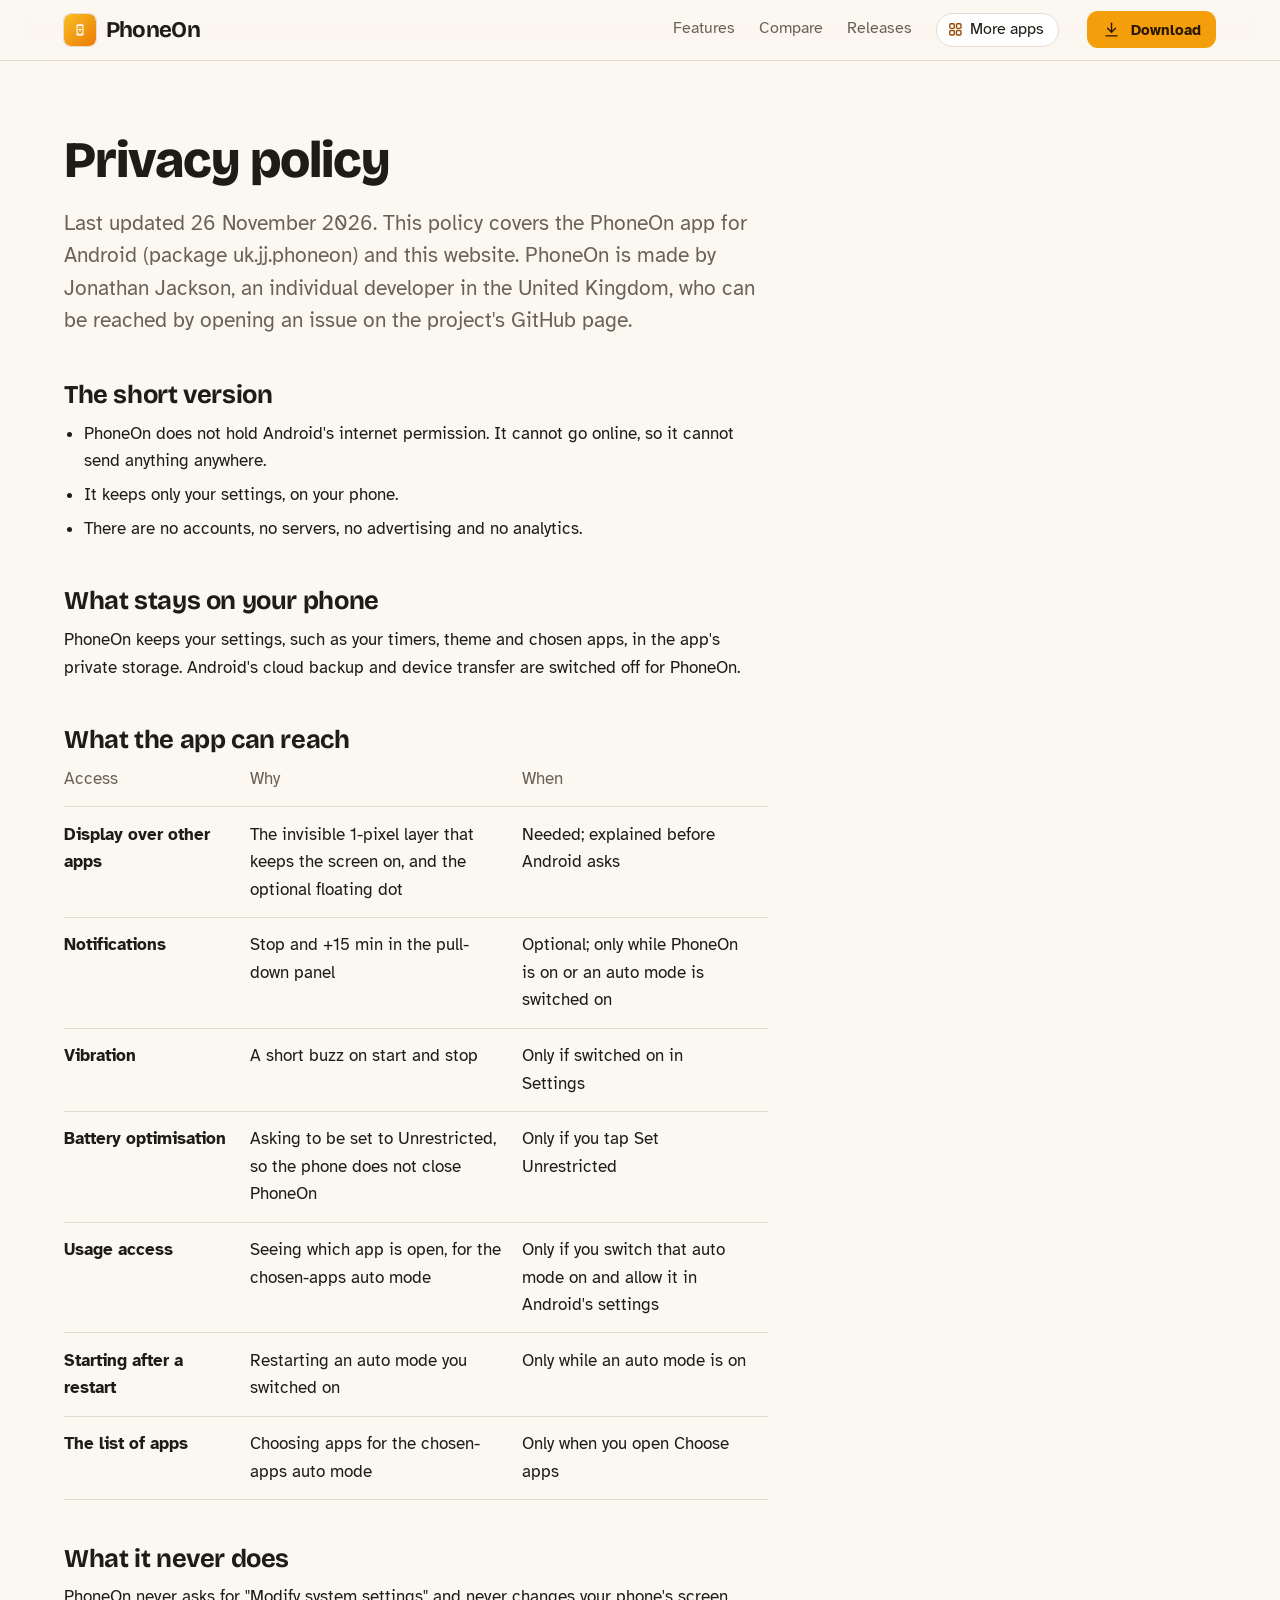
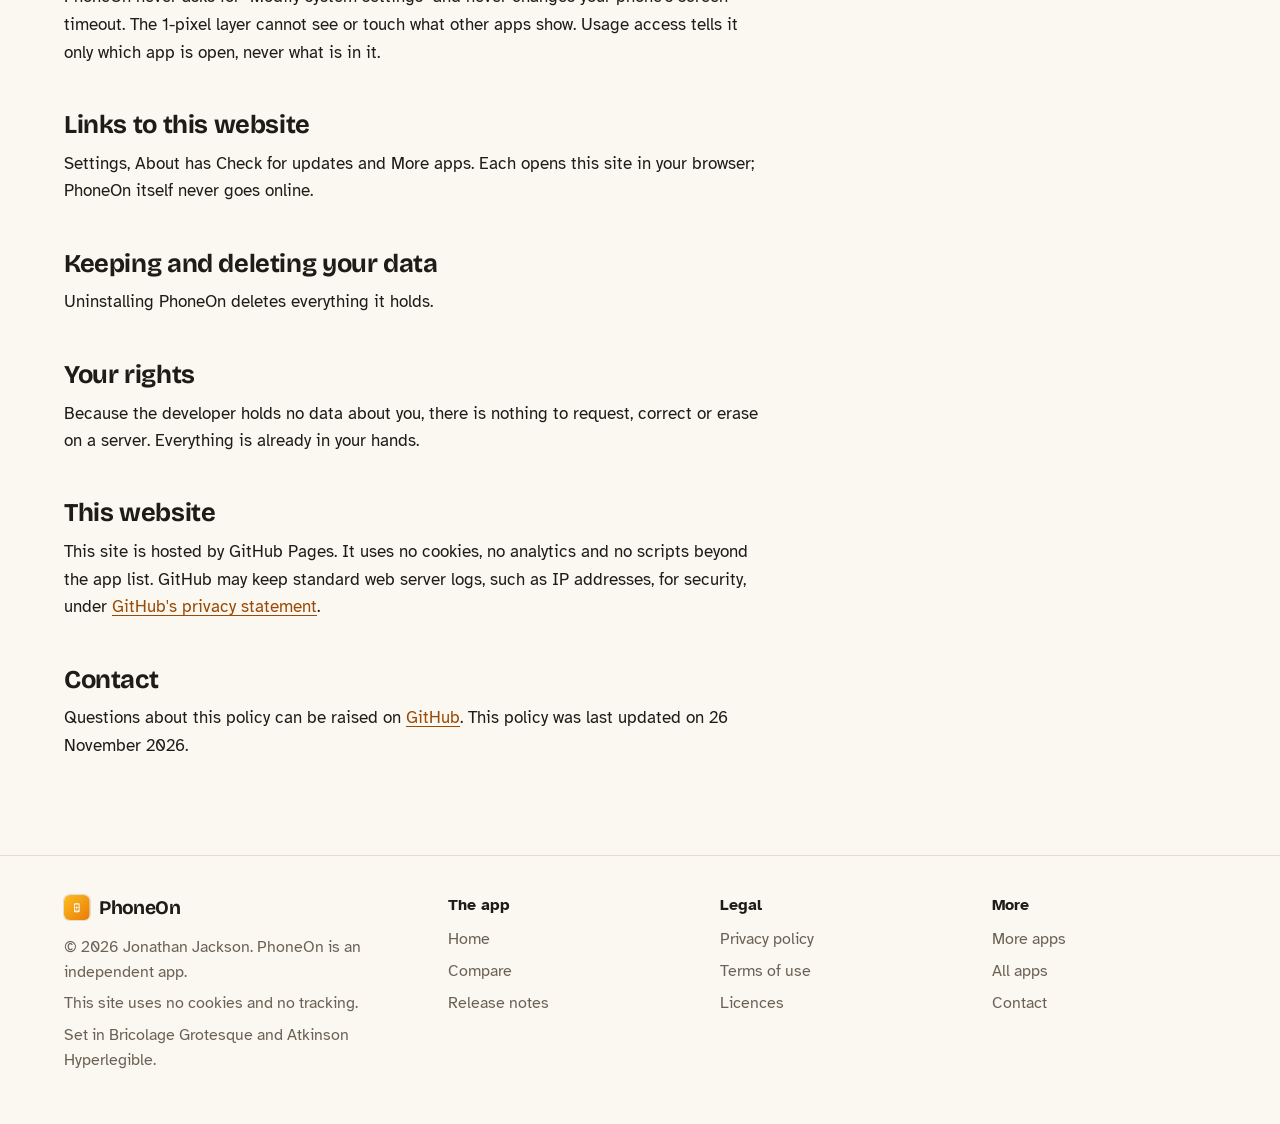
<file: privacy.html>
<!DOCTYPE html>
<html lang="en-GB">
<head>
<meta charset="utf-8">
<meta name="viewport" content="width=device-width, initial-scale=1">
<title>PhoneOn privacy policy</title>
<meta name="description" content="PhoneOn has no internet access, no accounts, no adverts and no analytics. Here is exactly what it can reach on your phone, and why.">
<meta name="author" content="Jonathan Jackson">
<link rel="canonical" href="https://customgpter.github.io/phoneon/privacy.html">
<meta name="theme-color" content="#fbf7f1" media="(prefers-color-scheme: light)">
<meta name="theme-color" content="#14110d" media="(prefers-color-scheme: dark)">
<meta property="og:type" content="website">
<meta property="og:site_name" content="PhoneOn">
<meta property="og:title" content="PhoneOn privacy policy">
<meta property="og:description" content="PhoneOn has no internet access, no accounts, no adverts and no analytics. Here is exactly what it can reach on your phone, and why.">
<meta property="og:url" content="https://customgpter.github.io/phoneon/privacy.html">
<meta property="og:image" content="https://customgpter.github.io/phoneon/assets/og.png">
<meta property="og:image:width" content="1200">
<meta property="og:image:height" content="630">
<meta property="og:image:alt" content="PhoneOn running: a countdown of 59:59 with +15 min and Stop buttons">
<meta property="og:locale" content="en_GB">
<meta name="twitter:card" content="summary_large_image">
<link rel="icon" href="./assets/favicon.svg" type="image/svg+xml">
<link rel="apple-touch-icon" href="./assets/apple-touch-icon.png">
<link rel="preload" href="./assets/fonts/bricolage-grotesque-latin.woff2" as="font" type="font/woff2" crossorigin>
<link rel="preload" href="./assets/fonts/atkinson-hyperlegible-latin-400-normal.woff2" as="font" type="font/woff2" crossorigin>
<link rel="stylesheet" href="./assets/site.css?v=1">
<link rel="stylesheet" href="./assets/house.css?v=1">
<link rel="stylesheet" href="./assets/apps-list.css?v=1">
<script src="./assets/apps-list.js?v=1" defer></script>
</head>
<body>
<a class="skip" href="#main">Skip to content</a>
<header class="masthead">
<div class="wrap">
<a class="brand" href="./" aria-label="PhoneOn home"><svg viewBox="0 0 108 108" aria-hidden="true"><defs><linearGradient id="hdbg" x1="0" y1="0" x2="1" y2="1"><stop offset="0" stop-color="#FBBF24"/><stop offset="1" stop-color="#EA7A06"/></linearGradient></defs><rect width="108" height="108" rx="24" fill="url(#hdbg)"/><g transform="translate(32 32) scale(1.8333)"><path fill="#fff" fill-rule="evenodd" d="M8,1.5h8a2.5,2.5 0,0 1,2.5 2.5v16a2.5,2.5 0,0 1,-2.5 2.5H8a2.5,2.5 0,0 1,-2.5 -2.5V4A2.5,2.5 0,0 1,8 1.5zM7.5,4.5v14h9v-14zM12,9.6a1.9,1.9 0,1 0,0.001 0zM11.2,7.1h1.6v1.6h-1.6zM11.2,14.3h1.6v1.6h-1.6zM7.6,10.7h1.6v1.6H7.6zM14.8,10.7h1.6v1.6h-1.6zM10.6,20h2.8v0.9h-2.8z"/></g></svg><span>PhoneOn</span></a>
<nav aria-label="Main"><ul><li><a href="./#features">Features</a></li><li><a href="./compare.html">Compare</a></li><li><a href="./releases.html">Releases</a></li><li><a class="more-apps" href="./more-apps.html"><svg class="ico" viewBox="0 0 24 24" aria-hidden="true"><rect x="4" y="4" width="6.5" height="6.5" rx="1.6"/><rect x="13.5" y="4" width="6.5" height="6.5" rx="1.6"/><rect x="4" y="13.5" width="6.5" height="6.5" rx="1.6"/><rect x="13.5" y="13.5" width="6.5" height="6.5" rx="1.6"/></svg>More apps</a></li></ul></nav>
<a class="button small" href="https://github.com/CustomGPTer/phoneon/releases/latest/download/PhoneOn.apk"><svg class="ico" viewBox="0 0 24 24" aria-hidden="true"><path d="M12 4v11"/><path d="M7 10.5l5 5 5-5"/><path d="M5 20h14"/></svg>Download</a>
</div>
</header>
<main id="main" class="doc">
<div class="wrap">
<div class="measure">
<h1>Privacy policy</h1>
<p class="lede">Last updated 26 November 2026. This policy covers the PhoneOn app for Android (package uk.jj.phoneon) and this website. PhoneOn is made by Jonathan Jackson, an individual developer in the United Kingdom, who can be reached by opening an issue on the project's GitHub page.</p>
<h2 id="short">The short version</h2><ul>
<li>PhoneOn does not hold Android's internet permission. It cannot go online, so it cannot send anything anywhere.</li>
<li>It keeps only your settings, on your phone.</li>
<li>There are no accounts, no servers, no advertising and no analytics.</li>
</ul><h2 id="kept">What stays on your phone</h2><p>PhoneOn keeps your settings, such as your timers, theme and chosen apps, in the app's private storage. Android's cloud backup and device transfer are switched off for PhoneOn.</p><h2 id="reach">What the app can reach</h2><table>
<thead><tr><th scope="col">Access</th><th scope="col">Why</th><th scope="col">When</th></tr></thead>
<tbody>
<tr><th scope="row">Display over other apps</th><td>The invisible 1-pixel layer that keeps the screen on, and the optional floating dot</td><td>Needed; explained before Android asks</td></tr><tr><th scope="row">Notifications</th><td>Stop and +15 min in the pull-down panel</td><td>Optional; only while PhoneOn is on or an auto mode is switched on</td></tr><tr><th scope="row">Vibration</th><td>A short buzz on start and stop</td><td>Only if switched on in Settings</td></tr><tr><th scope="row">Battery optimisation</th><td>Asking to be set to Unrestricted, so the phone does not close PhoneOn</td><td>Only if you tap Set Unrestricted</td></tr><tr><th scope="row">Usage access</th><td>Seeing which app is open, for the chosen-apps auto mode</td><td>Only if you switch that auto mode on and allow it in Android&#x27;s settings</td></tr><tr><th scope="row">Starting after a restart</th><td>Restarting an auto mode you switched on</td><td>Only while an auto mode is on</td></tr><tr><th scope="row">The list of apps</th><td>Choosing apps for the chosen-apps auto mode</td><td>Only when you open Choose apps</td></tr>
</tbody>
</table><h2 id="never">What it never does</h2><p>PhoneOn never asks for "Modify system settings" and never changes your phone's screen timeout. The 1-pixel layer cannot see or touch what other apps show. Usage access tells it only which app is open, never what is in it.</p><h2 id="links">Links to this website</h2><p>Settings, About has Check for updates and More apps. Each opens this site in your browser; PhoneOn itself never goes online.</p><h2 id="deleting">Keeping and deleting your data</h2><p>Uninstalling PhoneOn deletes everything it holds.</p><h2 id="rights">Your rights</h2><p>Because the developer holds no data about you, there is nothing to request, correct or erase on a server. Everything is already in your hands.</p><h2 id="website">This website</h2><p>This site is hosted by GitHub Pages. It uses no cookies, no analytics and no scripts beyond the app list. GitHub may keep standard web server logs, such as IP addresses, for security, under <a href="https://docs.github.com/en/site-policy/privacy-policies/github-general-privacy-statement">GitHub's privacy statement</a>.</p>
<h2 id="contact">Contact</h2>
<p>Questions about this policy can be raised on <a href="https://github.com/CustomGPTer/phoneon/issues">GitHub</a>. This policy was last updated on 26 November 2026.</p>
</div>
</div>
</main>
<footer class="colophon">
<div class="wrap">
<div>
<a class="brand" href="./" aria-label="PhoneOn home"><svg viewBox="0 0 108 108" aria-hidden="true"><defs><linearGradient id="ftbg" x1="0" y1="0" x2="1" y2="1"><stop offset="0" stop-color="#FBBF24"/><stop offset="1" stop-color="#EA7A06"/></linearGradient></defs><rect width="108" height="108" rx="24" fill="url(#ftbg)"/><g transform="translate(32 32) scale(1.8333)"><path fill="#fff" fill-rule="evenodd" d="M8,1.5h8a2.5,2.5 0,0 1,2.5 2.5v16a2.5,2.5 0,0 1,-2.5 2.5H8a2.5,2.5 0,0 1,-2.5 -2.5V4A2.5,2.5 0,0 1,8 1.5zM7.5,4.5v14h9v-14zM12,9.6a1.9,1.9 0,1 0,0.001 0zM11.2,7.1h1.6v1.6h-1.6zM11.2,14.3h1.6v1.6h-1.6zM7.6,10.7h1.6v1.6H7.6zM14.8,10.7h1.6v1.6h-1.6zM10.6,20h2.8v0.9h-2.8z"/></g></svg><span>PhoneOn</span></a>
<p>&copy; 2026 Jonathan Jackson. PhoneOn is an independent app.</p>
<p>This site uses no cookies and no tracking.</p>
<p>Set in Bricolage Grotesque and Atkinson Hyperlegible.</p>
</div>
<nav aria-label="The app"><h2>The app</h2><ul>
<li><a href="./">Home</a></li>
<li><a href="./compare.html">Compare</a></li>
<li><a href="./releases.html">Release notes</a></li>

</ul></nav>
<nav aria-label="Legal"><h2>Legal</h2><ul>
<li><a href="./privacy.html">Privacy policy</a></li>
<li><a href="./terms.html">Terms of use</a></li>
<li><a href="./licences.html">Licences</a></li>
</ul></nav>
<nav aria-label="More"><h2>More</h2><ul>
<li><a href="./more-apps.html">More apps</a></li>
<li><a href="https://customgpter.github.io/">All apps</a></li>
<li><a href="https://github.com/CustomGPTer/phoneon/issues">Contact</a></li>
</ul></nav>
</div>
</footer>
</body>
</html>
</file>
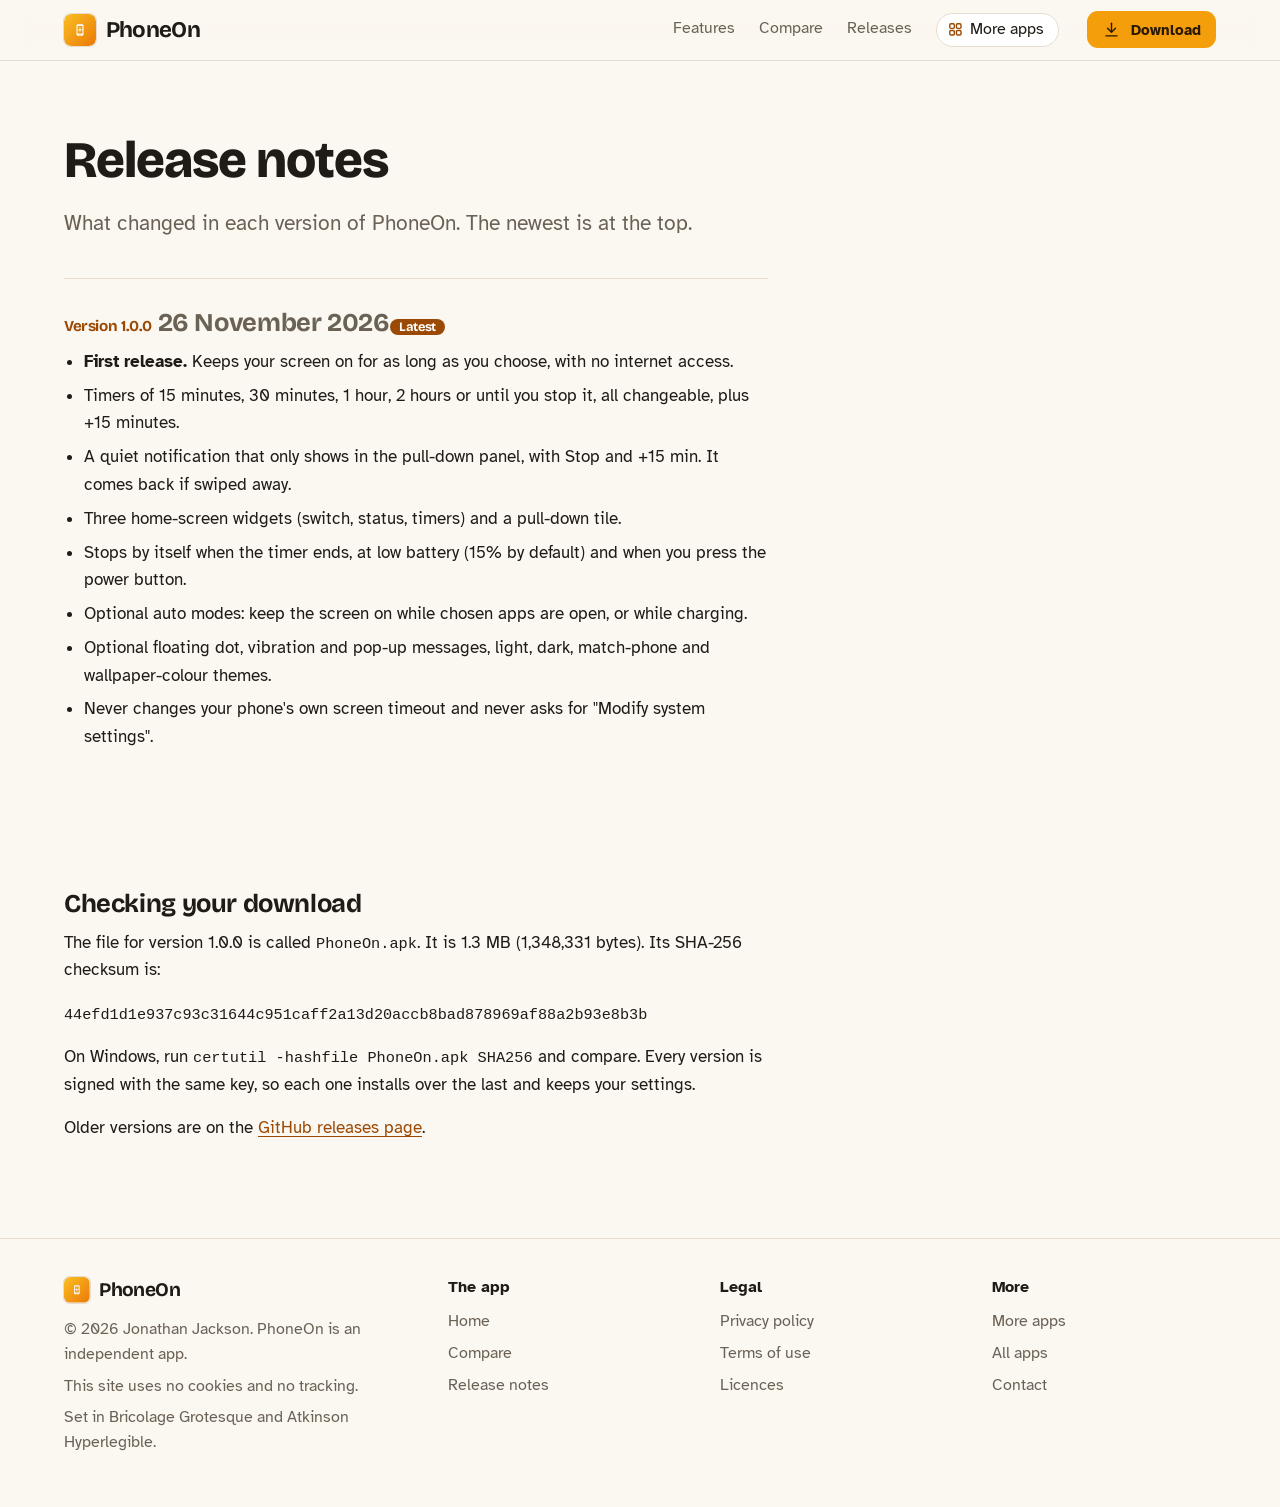
<file: releases.html>
<!DOCTYPE html>
<html lang="en-GB">
<head>
<meta charset="utf-8">
<meta name="viewport" content="width=device-width, initial-scale=1">
<title>PhoneOn release notes</title>
<meta name="description" content="What changed in each version of PhoneOn, with the file size and checksum to check your download.">
<meta name="author" content="Jonathan Jackson">
<link rel="canonical" href="https://customgpter.github.io/phoneon/releases.html">
<meta name="theme-color" content="#fbf7f1" media="(prefers-color-scheme: light)">
<meta name="theme-color" content="#14110d" media="(prefers-color-scheme: dark)">
<meta property="og:type" content="website">
<meta property="og:site_name" content="PhoneOn">
<meta property="og:title" content="PhoneOn release notes">
<meta property="og:description" content="What changed in each version of PhoneOn, with the file size and checksum to check your download.">
<meta property="og:url" content="https://customgpter.github.io/phoneon/releases.html">
<meta property="og:image" content="https://customgpter.github.io/phoneon/assets/og.png">
<meta property="og:image:width" content="1200">
<meta property="og:image:height" content="630">
<meta property="og:image:alt" content="PhoneOn running: a countdown of 59:59 with +15 min and Stop buttons">
<meta property="og:locale" content="en_GB">
<meta name="twitter:card" content="summary_large_image">
<link rel="icon" href="./assets/favicon.svg" type="image/svg+xml">
<link rel="apple-touch-icon" href="./assets/apple-touch-icon.png">
<link rel="preload" href="./assets/fonts/bricolage-grotesque-latin.woff2" as="font" type="font/woff2" crossorigin>
<link rel="preload" href="./assets/fonts/atkinson-hyperlegible-latin-400-normal.woff2" as="font" type="font/woff2" crossorigin>
<link rel="stylesheet" href="./assets/site.css?v=1">
<link rel="stylesheet" href="./assets/house.css?v=1">
<link rel="stylesheet" href="./assets/apps-list.css?v=1">
<script src="./assets/apps-list.js?v=1" defer></script>
</head>
<body>
<a class="skip" href="#main">Skip to content</a>
<header class="masthead">
<div class="wrap">
<a class="brand" href="./" aria-label="PhoneOn home"><svg viewBox="0 0 108 108" aria-hidden="true"><defs><linearGradient id="hdbg" x1="0" y1="0" x2="1" y2="1"><stop offset="0" stop-color="#FBBF24"/><stop offset="1" stop-color="#EA7A06"/></linearGradient></defs><rect width="108" height="108" rx="24" fill="url(#hdbg)"/><g transform="translate(32 32) scale(1.8333)"><path fill="#fff" fill-rule="evenodd" d="M8,1.5h8a2.5,2.5 0,0 1,2.5 2.5v16a2.5,2.5 0,0 1,-2.5 2.5H8a2.5,2.5 0,0 1,-2.5 -2.5V4A2.5,2.5 0,0 1,8 1.5zM7.5,4.5v14h9v-14zM12,9.6a1.9,1.9 0,1 0,0.001 0zM11.2,7.1h1.6v1.6h-1.6zM11.2,14.3h1.6v1.6h-1.6zM7.6,10.7h1.6v1.6H7.6zM14.8,10.7h1.6v1.6h-1.6zM10.6,20h2.8v0.9h-2.8z"/></g></svg><span>PhoneOn</span></a>
<nav aria-label="Main"><ul><li><a href="./#features">Features</a></li><li><a href="./compare.html">Compare</a></li><li><a href="./releases.html">Releases</a></li><li><a class="more-apps" href="./more-apps.html"><svg class="ico" viewBox="0 0 24 24" aria-hidden="true"><rect x="4" y="4" width="6.5" height="6.5" rx="1.6"/><rect x="13.5" y="4" width="6.5" height="6.5" rx="1.6"/><rect x="4" y="13.5" width="6.5" height="6.5" rx="1.6"/><rect x="13.5" y="13.5" width="6.5" height="6.5" rx="1.6"/></svg>More apps</a></li></ul></nav>
<a class="button small" href="https://github.com/CustomGPTer/phoneon/releases/latest/download/PhoneOn.apk"><svg class="ico" viewBox="0 0 24 24" aria-hidden="true"><path d="M12 4v11"/><path d="M7 10.5l5 5 5-5"/><path d="M5 20h14"/></svg>Download</a>
</div>
</header>
<main id="main" class="doc">
<div class="wrap">
<div class="measure">
<h1>Release notes</h1>
<p class="lede">What changed in each version of PhoneOn. The newest is at the top.</p>
<section class="release" id="v1.0.0"><h2><span class="ver">Version 1.0.0</span> <span class="when">26 November 2026</span><span class="tag">Latest</span></h2><ul><li><b>First release.</b> Keeps your screen on for as long as you choose, with no internet access.</li><li>Timers of 15 minutes, 30 minutes, 1 hour, 2 hours or until you stop it, all changeable, plus +15 minutes.</li><li>A quiet notification that only shows in the pull-down panel, with Stop and +15 min. It comes back if swiped away.</li><li>Three home-screen widgets (switch, status, timers) and a pull-down tile.</li><li>Stops by itself when the timer ends, at low battery (15% by default) and when you press the power button.</li><li>Optional auto modes: keep the screen on while chosen apps are open, or while charging.</li><li>Optional floating dot, vibration and pop-up messages, light, dark, match-phone and wallpaper-colour themes.</li><li>Never changes your phone's own screen timeout and never asks for "Modify system settings".</li></ul></section>
<h2 id="checking">Checking your download</h2>
<p>The file for version 1.0.0 is called <code>PhoneOn.apk</code>. It is 1.3 MB (1,348,331 bytes). Its SHA-256 checksum is:</p>
<p><code class="sum">44efd1d1e937c93c31644c951caff2a13d20accb8bad878969af88a2b93e8b3b</code></p>
<p>On Windows, run <code>certutil -hashfile PhoneOn.apk SHA256</code> and compare. Every version is signed with the same key, so each one installs over the last and keeps your settings.</p>
<p>Older versions are on the <a href="https://github.com/CustomGPTer/phoneon/releases">GitHub releases page</a>.</p>
</div>
</div>
</main>
<footer class="colophon">
<div class="wrap">
<div>
<a class="brand" href="./" aria-label="PhoneOn home"><svg viewBox="0 0 108 108" aria-hidden="true"><defs><linearGradient id="ftbg" x1="0" y1="0" x2="1" y2="1"><stop offset="0" stop-color="#FBBF24"/><stop offset="1" stop-color="#EA7A06"/></linearGradient></defs><rect width="108" height="108" rx="24" fill="url(#ftbg)"/><g transform="translate(32 32) scale(1.8333)"><path fill="#fff" fill-rule="evenodd" d="M8,1.5h8a2.5,2.5 0,0 1,2.5 2.5v16a2.5,2.5 0,0 1,-2.5 2.5H8a2.5,2.5 0,0 1,-2.5 -2.5V4A2.5,2.5 0,0 1,8 1.5zM7.5,4.5v14h9v-14zM12,9.6a1.9,1.9 0,1 0,0.001 0zM11.2,7.1h1.6v1.6h-1.6zM11.2,14.3h1.6v1.6h-1.6zM7.6,10.7h1.6v1.6H7.6zM14.8,10.7h1.6v1.6h-1.6zM10.6,20h2.8v0.9h-2.8z"/></g></svg><span>PhoneOn</span></a>
<p>&copy; 2026 Jonathan Jackson. PhoneOn is an independent app.</p>
<p>This site uses no cookies and no tracking.</p>
<p>Set in Bricolage Grotesque and Atkinson Hyperlegible.</p>
</div>
<nav aria-label="The app"><h2>The app</h2><ul>
<li><a href="./">Home</a></li>
<li><a href="./compare.html">Compare</a></li>
<li><a href="./releases.html">Release notes</a></li>

</ul></nav>
<nav aria-label="Legal"><h2>Legal</h2><ul>
<li><a href="./privacy.html">Privacy policy</a></li>
<li><a href="./terms.html">Terms of use</a></li>
<li><a href="./licences.html">Licences</a></li>
</ul></nav>
<nav aria-label="More"><h2>More</h2><ul>
<li><a href="./more-apps.html">More apps</a></li>
<li><a href="https://customgpter.github.io/">All apps</a></li>
<li><a href="https://github.com/CustomGPTer/phoneon/issues">Contact</a></li>
</ul></nav>
</div>
</footer>
</body>
</html>
</file>
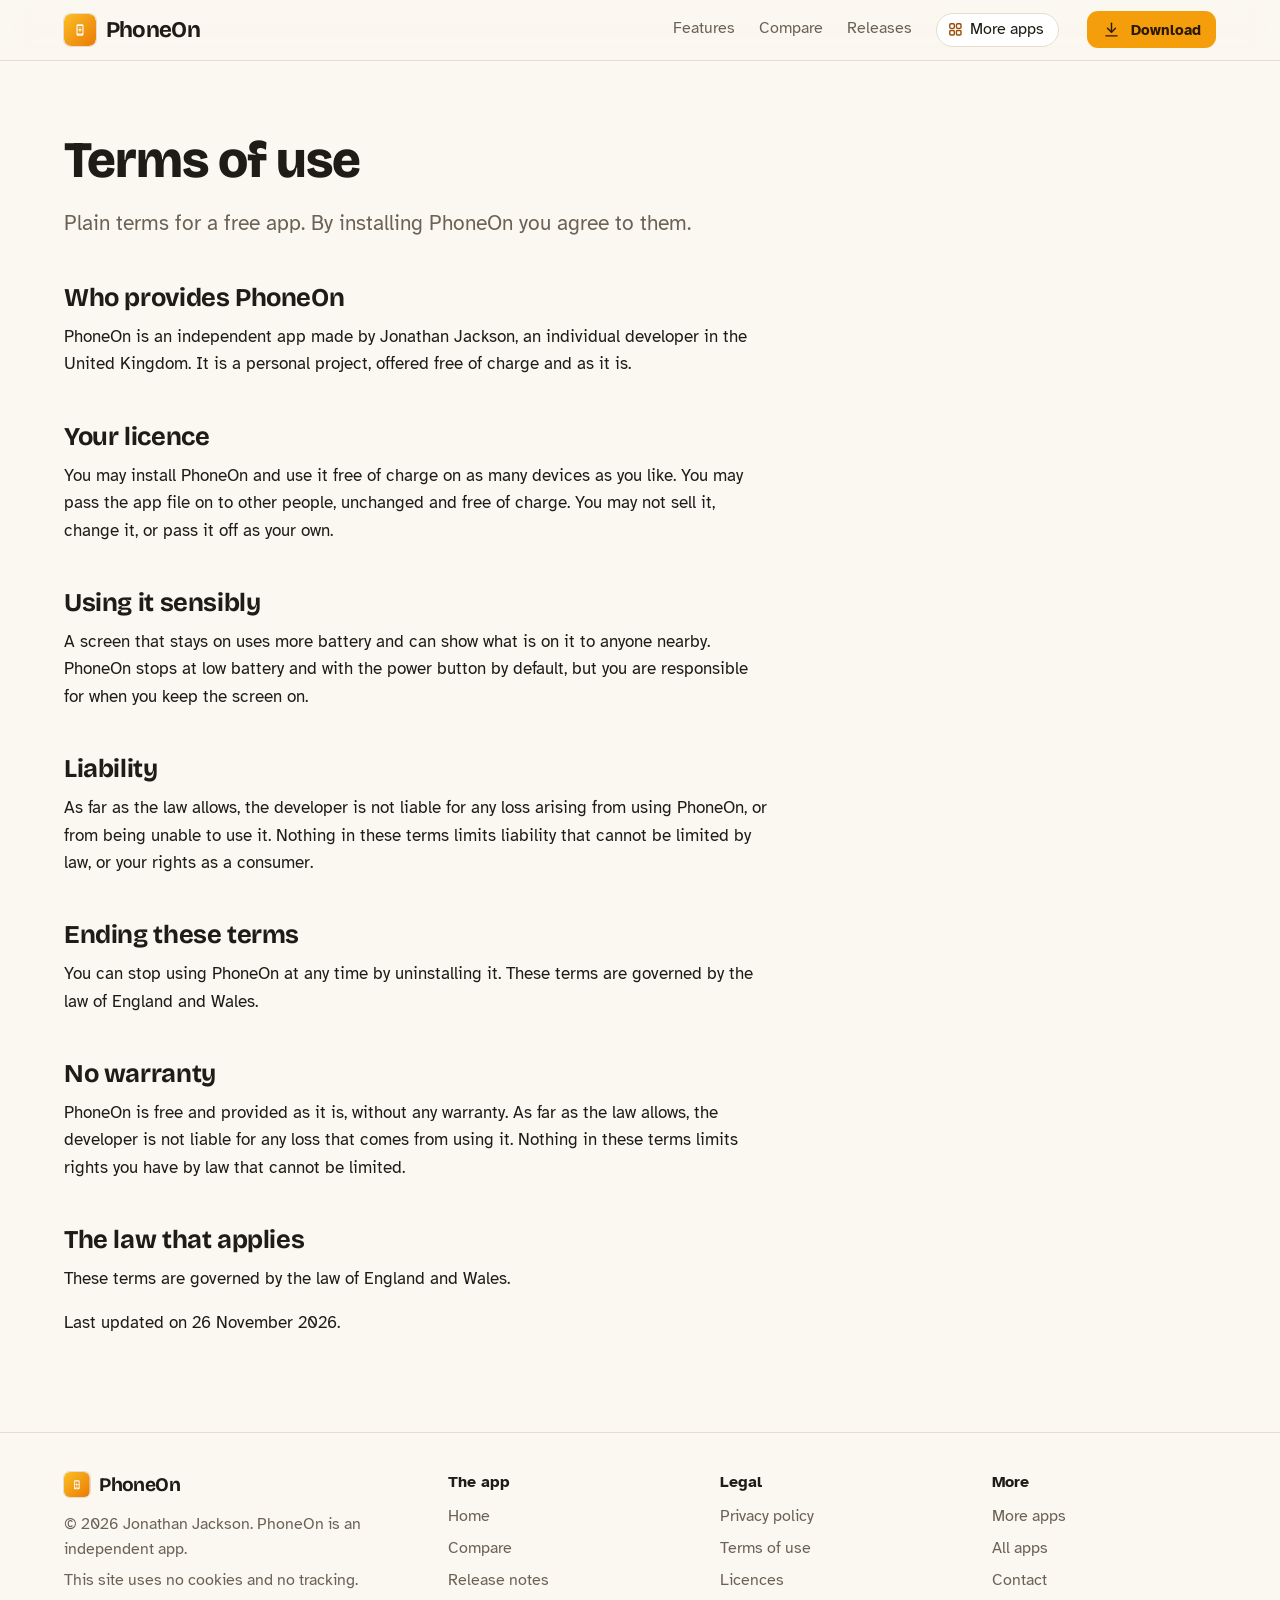
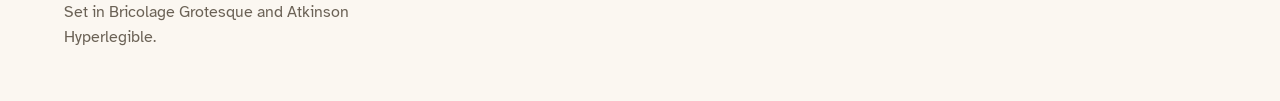
<file: terms.html>
<!DOCTYPE html>
<html lang="en-GB">
<head>
<meta charset="utf-8">
<meta name="viewport" content="width=device-width, initial-scale=1">
<title>PhoneOn terms of use</title>
<meta name="description" content="Plain terms for a free app: what you may do with PhoneOn, and the limits of the developer&#x27;s liability.">
<meta name="author" content="Jonathan Jackson">
<link rel="canonical" href="https://customgpter.github.io/phoneon/terms.html">
<meta name="theme-color" content="#fbf7f1" media="(prefers-color-scheme: light)">
<meta name="theme-color" content="#14110d" media="(prefers-color-scheme: dark)">
<meta property="og:type" content="website">
<meta property="og:site_name" content="PhoneOn">
<meta property="og:title" content="PhoneOn terms of use">
<meta property="og:description" content="Plain terms for a free app: what you may do with PhoneOn, and the limits of the developer&#x27;s liability.">
<meta property="og:url" content="https://customgpter.github.io/phoneon/terms.html">
<meta property="og:image" content="https://customgpter.github.io/phoneon/assets/og.png">
<meta property="og:image:width" content="1200">
<meta property="og:image:height" content="630">
<meta property="og:image:alt" content="PhoneOn running: a countdown of 59:59 with +15 min and Stop buttons">
<meta property="og:locale" content="en_GB">
<meta name="twitter:card" content="summary_large_image">
<link rel="icon" href="./assets/favicon.svg" type="image/svg+xml">
<link rel="apple-touch-icon" href="./assets/apple-touch-icon.png">
<link rel="preload" href="./assets/fonts/bricolage-grotesque-latin.woff2" as="font" type="font/woff2" crossorigin>
<link rel="preload" href="./assets/fonts/atkinson-hyperlegible-latin-400-normal.woff2" as="font" type="font/woff2" crossorigin>
<link rel="stylesheet" href="./assets/site.css?v=1">
<link rel="stylesheet" href="./assets/house.css?v=1">
<link rel="stylesheet" href="./assets/apps-list.css?v=1">
<script src="./assets/apps-list.js?v=1" defer></script>
</head>
<body>
<a class="skip" href="#main">Skip to content</a>
<header class="masthead">
<div class="wrap">
<a class="brand" href="./" aria-label="PhoneOn home"><svg viewBox="0 0 108 108" aria-hidden="true"><defs><linearGradient id="hdbg" x1="0" y1="0" x2="1" y2="1"><stop offset="0" stop-color="#FBBF24"/><stop offset="1" stop-color="#EA7A06"/></linearGradient></defs><rect width="108" height="108" rx="24" fill="url(#hdbg)"/><g transform="translate(32 32) scale(1.8333)"><path fill="#fff" fill-rule="evenodd" d="M8,1.5h8a2.5,2.5 0,0 1,2.5 2.5v16a2.5,2.5 0,0 1,-2.5 2.5H8a2.5,2.5 0,0 1,-2.5 -2.5V4A2.5,2.5 0,0 1,8 1.5zM7.5,4.5v14h9v-14zM12,9.6a1.9,1.9 0,1 0,0.001 0zM11.2,7.1h1.6v1.6h-1.6zM11.2,14.3h1.6v1.6h-1.6zM7.6,10.7h1.6v1.6H7.6zM14.8,10.7h1.6v1.6h-1.6zM10.6,20h2.8v0.9h-2.8z"/></g></svg><span>PhoneOn</span></a>
<nav aria-label="Main"><ul><li><a href="./#features">Features</a></li><li><a href="./compare.html">Compare</a></li><li><a href="./releases.html">Releases</a></li><li><a class="more-apps" href="./more-apps.html"><svg class="ico" viewBox="0 0 24 24" aria-hidden="true"><rect x="4" y="4" width="6.5" height="6.5" rx="1.6"/><rect x="13.5" y="4" width="6.5" height="6.5" rx="1.6"/><rect x="4" y="13.5" width="6.5" height="6.5" rx="1.6"/><rect x="13.5" y="13.5" width="6.5" height="6.5" rx="1.6"/></svg>More apps</a></li></ul></nav>
<a class="button small" href="https://github.com/CustomGPTer/phoneon/releases/latest/download/PhoneOn.apk"><svg class="ico" viewBox="0 0 24 24" aria-hidden="true"><path d="M12 4v11"/><path d="M7 10.5l5 5 5-5"/><path d="M5 20h14"/></svg>Download</a>
</div>
</header>
<main id="main" class="doc">
<div class="wrap">
<div class="measure">
<h1>Terms of use</h1>
<p class="lede">Plain terms for a free app. By installing PhoneOn you agree to them.</p>
<h2 id="who">Who provides PhoneOn</h2><p>PhoneOn is an independent app made by Jonathan Jackson, an individual developer in the United Kingdom. It is a personal project, offered free of charge and as it is.</p><h2 id="licence">Your licence</h2><p>You may install PhoneOn and use it free of charge on as many devices as you like. You may pass the app file on to other people, unchanged and free of charge. You may not sell it, change it, or pass it off as your own.</p><h2>Using it sensibly</h2><p>A screen that stays on uses more battery and can show what is on it to anyone nearby. PhoneOn stops at low battery and with the power button by default, but you are responsible for when you keep the screen on.</p><h2 id="liability">Liability</h2><p>As far as the law allows, the developer is not liable for any loss arising from using PhoneOn, or from being unable to use it. Nothing in these terms limits liability that cannot be limited by law, or your rights as a consumer.</p><h2 id="ending">Ending these terms</h2><p>You can stop using PhoneOn at any time by uninstalling it. These terms are governed by the law of England and Wales.</p>
<h2 id="no-warranty">No warranty</h2>
<p>PhoneOn is free and provided as it is, without any warranty. As far as the law allows, the developer is not liable for any loss that comes from using it. Nothing in these terms limits rights you have by law that cannot be limited.</p>
<h2 id="governing">The law that applies</h2>
<p>These terms are governed by the law of England and Wales.</p>
<p>Last updated on 26 November 2026.</p>
</div>
</div>
</main>
<footer class="colophon">
<div class="wrap">
<div>
<a class="brand" href="./" aria-label="PhoneOn home"><svg viewBox="0 0 108 108" aria-hidden="true"><defs><linearGradient id="ftbg" x1="0" y1="0" x2="1" y2="1"><stop offset="0" stop-color="#FBBF24"/><stop offset="1" stop-color="#EA7A06"/></linearGradient></defs><rect width="108" height="108" rx="24" fill="url(#ftbg)"/><g transform="translate(32 32) scale(1.8333)"><path fill="#fff" fill-rule="evenodd" d="M8,1.5h8a2.5,2.5 0,0 1,2.5 2.5v16a2.5,2.5 0,0 1,-2.5 2.5H8a2.5,2.5 0,0 1,-2.5 -2.5V4A2.5,2.5 0,0 1,8 1.5zM7.5,4.5v14h9v-14zM12,9.6a1.9,1.9 0,1 0,0.001 0zM11.2,7.1h1.6v1.6h-1.6zM11.2,14.3h1.6v1.6h-1.6zM7.6,10.7h1.6v1.6H7.6zM14.8,10.7h1.6v1.6h-1.6zM10.6,20h2.8v0.9h-2.8z"/></g></svg><span>PhoneOn</span></a>
<p>&copy; 2026 Jonathan Jackson. PhoneOn is an independent app.</p>
<p>This site uses no cookies and no tracking.</p>
<p>Set in Bricolage Grotesque and Atkinson Hyperlegible.</p>
</div>
<nav aria-label="The app"><h2>The app</h2><ul>
<li><a href="./">Home</a></li>
<li><a href="./compare.html">Compare</a></li>
<li><a href="./releases.html">Release notes</a></li>

</ul></nav>
<nav aria-label="Legal"><h2>Legal</h2><ul>
<li><a href="./privacy.html">Privacy policy</a></li>
<li><a href="./terms.html">Terms of use</a></li>
<li><a href="./licences.html">Licences</a></li>
</ul></nav>
<nav aria-label="More"><h2>More</h2><ul>
<li><a href="./more-apps.html">More apps</a></li>
<li><a href="https://customgpter.github.io/">All apps</a></li>
<li><a href="https://github.com/CustomGPTer/phoneon/issues">Contact</a></li>
</ul></nav>
</div>
</footer>
</body>
</html>
</file>
<file: assets/site.css>
@font-face{font-family:"Bricolage Grotesque";src:url("fonts/bricolage-grotesque-latin.woff2") format("woff2");font-weight:200 800;font-style:normal;font-display:swap}
@font-face{font-family:"Atkinson Hyperlegible";src:url("fonts/atkinson-hyperlegible-latin-400-normal.woff2") format("woff2");font-weight:400;font-style:normal;font-display:swap}
@font-face{font-family:"Atkinson Hyperlegible";src:url("fonts/atkinson-hyperlegible-latin-700-normal.woff2") format("woff2");font-weight:700;font-style:normal;font-display:swap}

/* Daylight page, warm amber for the one thing to press. */
:root{
  --page:#f2f5f9; --panel:#ffffff; --raised:#e8edf3; --ink:#0d1a2b; --soft:#465468; --rule:#d2dae4;
  --accent:#9a4a05; --accent-ink:#ffffff; --warn:#8a5200; --rec:#d3302f;
  --lamp:#ffb347; --lamp-ink:#231400; --lamp-text:#8a5200;
  --night:#09111e; --night-2:#111d30; --night-3:#1a2a43; --night-ink:#eaf0f8; --night-soft:#9fb0c7; --night-rule:#24364f; --iris:#fbbf24;
  --display:"Bricolage Grotesque","Atkinson Hyperlegible",system-ui,sans-serif;
  --sans:"Atkinson Hyperlegible",system-ui,-apple-system,"Segoe UI",Roboto,sans-serif;
  --mono:ui-monospace,SFMono-Regular,Menlo,Consolas,"Liberation Mono",monospace;
  color-scheme:light dark;
}
@media (prefers-color-scheme:dark){
  :root{--page:#0a111b; --panel:#111a27; --raised:#182434; --ink:#e9eef5; --soft:#a0aec0; --rule:#243247;
    --accent:#fbbf24; --accent-ink:#2a1800; --warn:#ffb347; --rec:#ff6163; --lamp-text:#ffb347}
}

*,*::before,*::after{box-sizing:border-box}
html{-webkit-text-size-adjust:100%;scroll-behavior:smooth;scroll-padding-top:5.5rem}
@media (prefers-reduced-motion:reduce){html{scroll-behavior:auto}}
body{margin:0;background:var(--page);color:var(--ink);font:400 1.0625rem/1.62 var(--sans);text-rendering:optimizeLegibility;-webkit-font-smoothing:antialiased}
img,svg{max-width:100%;display:block}
a{color:var(--accent);text-decoration-thickness:.07em;text-underline-offset:.2em}
a:hover{text-decoration-thickness:.13em}
:focus-visible{outline:3px solid var(--lamp);outline-offset:3px;border-radius:6px}
code{font:.9em/1 var(--mono);overflow-wrap:anywhere}
h1,h2,h3{font-family:var(--display);font-weight:700;letter-spacing:-.015em;line-height:1.08;margin:0;text-wrap:balance}
p{margin:0 0 1rem}
.skip{position:absolute;left:-999px;top:0;background:var(--ink);color:var(--page);padding:.6rem 1rem;z-index:30;border-radius:0 0 8px 0}
.skip:focus{left:0}
.sr{position:absolute;width:1px;height:1px;overflow:hidden;clip-path:inset(50%);white-space:nowrap}
.wrap{width:min(72rem,100% - 2.5rem);margin-inline:auto}
.measure{max-width:44rem}
.ico{width:1.25em;height:1.25em;flex:none;fill:none;stroke:currentColor;stroke-width:1.75;stroke-linecap:round;stroke-linejoin:round}

/* ---------- masthead */
.masthead{position:sticky;top:0;z-index:20;background:color-mix(in srgb,var(--page) 88%,transparent);-webkit-backdrop-filter:blur(14px) saturate(1.3);backdrop-filter:blur(14px) saturate(1.3);border-bottom:1px solid var(--rule)}
.masthead .wrap{display:flex;flex-wrap:wrap;align-items:center;gap:.35rem 1.75rem;padding-block:.7rem}
.brand{display:inline-flex;align-items:center;gap:.6rem;font:700 1.4rem/1 var(--display);letter-spacing:-.03em;color:var(--ink);text-decoration:none;margin-right:auto}
.brand svg{width:2rem;height:2rem;flex:none;border-radius:.5rem;box-shadow:0 0 0 1px var(--rule)}
.masthead nav ul{display:flex;flex-wrap:wrap;align-items:center;gap:.15rem 1.5rem;list-style:none;margin:0;padding:0;font-size:1rem;line-height:1.3}
.masthead nav a{display:inline-flex;align-items:center;gap:.4rem;color:var(--soft);text-decoration:none;padding-block:.45rem;border-bottom:2px solid transparent}
.masthead nav a:hover{color:var(--ink)}
.masthead nav a[aria-current="page"]{color:var(--ink);border-bottom-color:var(--lamp)}
.masthead nav a.more-apps{color:var(--ink);border:1px solid var(--rule);border-radius:999px;padding:.34rem .85rem .34rem .65rem;background:var(--panel)}
.masthead nav a.more-apps .ico{width:1.05em;height:1.05em;color:var(--accent);stroke-width:2}
.masthead nav a.more-apps:hover,.masthead nav a.more-apps[aria-current="page"]{border-color:var(--accent)}
.button{display:inline-flex;align-items:center;gap:.6rem;background:var(--lamp);color:var(--lamp-ink);font:700 1.08rem/1.2 var(--sans);text-decoration:none;padding:.95rem 1.5rem;border-radius:14px;box-shadow:0 1px 0 rgba(255,255,255,.45) inset,0 12px 24px -14px rgba(138,82,0,.9)}
.button:hover{background:#ffc56e}
.button:active{transform:translateY(1px)}
.button.small{font-size:.95rem;padding:.55rem .95rem;border-radius:11px;box-shadow:none}
.button.quiet{background:none;box-shadow:none;border:1px solid var(--rule);color:var(--ink)}
.button.quiet:hover{border-color:var(--ink);background:none}
@media (max-width:52rem){
  .masthead nav{order:3;flex:1 0 100%}
  .masthead nav ul{gap:.1rem .85rem;font-size:.95rem}
  .masthead nav .wide{display:none}
}
@media (max-width:24rem){.masthead nav a.more-apps .ico{display:none}.masthead nav a.more-apps{padding-inline:.7rem}}

/* ---------- hero */
.hero{padding-block:clamp(2.2rem,6vw,4.75rem) clamp(2.5rem,6vw,4.5rem);overflow:hidden}
.hero-grid{display:grid;gap:clamp(2.25rem,5vw,4rem);align-items:center}
@media (min-width:62rem){.hero-grid{grid-template-columns:minmax(0,11fr) minmax(0,10fr)}}
.hero h1{font-size:clamp(2.6rem,6vw,4.25rem);font-weight:800;line-height:1;letter-spacing:-.022em;margin-bottom:1.5rem}
.lede{font-size:clamp(1.14rem,2vw,1.3rem);line-height:1.55;color:var(--soft);margin:0 0 1rem;max-width:34rem}
.get{display:flex;flex-wrap:wrap;align-items:center;gap:.9rem 1.5rem;margin:1.8rem 0 1.1rem}
.get .aside{font-weight:700;color:var(--ink)}
.facts{font-size:.98rem;line-height:1.5;color:var(--soft);margin:0 0 .5rem;max-width:36rem}
.pills{display:flex;flex-wrap:wrap;gap:.45rem;list-style:none;margin:0 0 1rem;padding:0;font-size:.95rem}
.pills li{border:1px solid var(--rule);border-radius:999px;padding:.22rem .8rem;background:var(--panel);color:var(--soft)}

/* the monitor: the camera's view, the day beneath it, and the alert it sends */
.monitor{position:relative;max-width:36rem;margin-inline:auto;width:100%;padding-bottom:3.1rem}
@media (min-width:62rem){.monitor{margin-inline:auto 0}}
.screen{position:relative;background:var(--night);border-radius:22px;padding:.6rem;box-shadow:0 0 0 1px var(--night-rule),0 30px 60px -30px rgba(9,17,30,.75)}
.cam{position:relative;border-radius:15px;overflow:hidden;aspect-ratio:16/10;background:#0b1626}
.cam svg{width:100%;height:100%}
.cam text{font:700 15px var(--sans);fill:#231400}
.hud{position:absolute;display:inline-flex;align-items:center;gap:.4rem;font:700 .76rem/1 var(--sans);color:var(--night-ink);background:rgba(6,12,22,.62);border-radius:999px;padding:.38rem .65rem;letter-spacing:.01em}
.hud i{width:.5rem;height:.5rem;border-radius:50%;background:var(--iris)}
.hud.watching{left:.7rem;top:.7rem}
.hud.rec{right:.7rem;top:.7rem}
.hud.rec i{background:#ff5a5c}
.hud.stamp{left:.7rem;bottom:.7rem;font:400 .74rem/1 var(--mono);border-radius:6px;color:#d5deea}
.hud.place{right:.7rem;bottom:.7rem;border-radius:6px;font-weight:400;color:#d5deea}
.day{padding:.85rem .55rem 2rem;color:var(--night-soft);font-size:.8rem;line-height:1.2}
.day-head{display:flex;justify-content:space-between;margin-bottom:.6rem}
.day-head b{color:var(--night-ink)}
.track{position:relative;height:1.5rem;border-radius:7px;background:repeating-linear-gradient(90deg,var(--night-3) 0 1px,transparent 1px calc(100% / 24)),var(--night-2);box-shadow:inset 0 0 0 1px var(--night-rule)}
.ev{position:absolute;top:3px;bottom:3px;width:max(5px,1.1%);border-radius:3px;background:var(--iris);left:var(--at)}
.ev.seen{background:var(--lamp)}
.now{position:absolute;top:-4px;bottom:-4px;left:var(--at);width:2px;background:var(--night-ink);border-radius:2px}
.hours{display:flex;justify-content:space-between;margin-top:.4rem;font-size:.72rem}
.alert{position:absolute;right:-.4rem;bottom:0;display:flex;align-items:center;gap:.75rem;width:min(19rem,88%);background:var(--panel);color:var(--ink);border:1px solid var(--rule);border-radius:16px;padding:.65rem .8rem;box-shadow:0 18px 36px -18px rgba(9,17,30,.55)}
.alert .thumb{flex:none;width:3.1rem;height:3.1rem;border-radius:10px;background:linear-gradient(160deg,#16263d,#0b1626);position:relative;overflow:hidden}
.alert .thumb::before{content:"";position:absolute;left:50%;bottom:0;width:38%;height:62%;translate:-50% 0;border-radius:40% 40% 0 0;background:#6f86a6}
.alert .thumb::after{content:"";position:absolute;left:50%;top:14%;width:26%;aspect-ratio:1;translate:-50% 0;border-radius:50%;background:#8ea4c2}
.alert b{display:block;font-size:.98rem;line-height:1.25}
.alert span{display:block;font-size:.86rem;color:var(--soft);line-height:1.3}
.alert .dot{flex:none;width:.6rem;height:.6rem;border-radius:50%;background:var(--lamp);margin-left:auto;box-shadow:0 0 0 4px color-mix(in srgb,var(--lamp) 25%,transparent)}
@media (max-width:26rem){.alert{right:0}}
@media (prefers-reduced-motion:no-preference){
  .cam .spill{animation:vg-in .9s ease-out .25s both}
  .cam .who{animation:vg-step .9s cubic-bezier(.2,.8,.25,1) .9s both}
  .cam .mark{animation:vg-lock .45s cubic-bezier(.3,1.4,.5,1) 1.7s both;transform-box:fill-box;transform-origin:center}
  .hud.rec{animation:vg-in .3s ease-out 2.05s both}
  .hud.rec i{animation:vg-blink 1.2s steps(2,jump-none) 2.3s 4}
  .ev.seen,.now{animation:vg-pop .4s cubic-bezier(.3,1.5,.5,1) 2.4s both}
  .alert{animation:vg-rise .6s cubic-bezier(.2,.8,.25,1) 2.9s both}
  @keyframes vg-in{from{opacity:0}to{opacity:1}}
  @keyframes vg-step{from{opacity:0;transform:translateX(18px)}to{opacity:1;transform:none}}
  @keyframes vg-lock{from{opacity:0;transform:scale(1.12)}to{opacity:1;transform:none}}
  @keyframes vg-blink{from{opacity:1}to{opacity:.25}}
  @keyframes vg-pop{from{opacity:0;transform:scaleY(.2)}to{opacity:1;transform:none}}
  @keyframes vg-rise{from{opacity:0;transform:translateY(14px)}to{opacity:1;transform:none}}
}

/* ---------- sections */
section{padding-block:clamp(3rem,7vw,5.5rem)}
section + section{border-top:1px solid var(--rule)}
h2{font-size:clamp(1.8rem,3.6vw,2.6rem);margin-bottom:.9rem}
h3{font:700 1.1rem/1.3 var(--sans);letter-spacing:0;margin:0 0 .3rem}
.intro{color:var(--soft);max-width:40rem;margin-bottom:2.2rem;font-size:1.1rem}

.promises{padding-block:0;border-block:1px solid var(--rule);background:var(--panel)}
.promises ul{list-style:none;margin:0;padding:0;display:grid;grid-template-columns:repeat(auto-fit,minmax(min(100%,14rem),1fr))}
.promises li{display:flex;gap:.8rem;align-items:flex-start;padding:1.4rem 1.5rem 1.4rem 0}
.promises .ico{width:1.6rem;height:1.6rem;color:var(--accent);margin-top:.1rem}
.promises b{display:block;line-height:1.3}
.promises span{color:var(--soft);font-size:.96rem;line-height:1.45;display:block}
.hero + .promises{border-top:1px solid var(--rule)}

.steps{list-style:none;counter-reset:s;margin:0;padding:0;display:grid;gap:1.25rem}
@media (min-width:52rem){.steps{grid-template-columns:repeat(3,minmax(0,1fr))}}
.steps li{counter-increment:s;background:var(--panel);border:1px solid var(--rule);border-radius:18px;padding:1.4rem 1.4rem 1.5rem}
.steps li::before{content:counter(s);display:grid;place-items:center;width:2rem;height:2rem;border-radius:50%;background:var(--ink);color:var(--page);font:700 1rem/1 var(--display);margin-bottom:1rem}
.steps p{margin:0;color:var(--soft)}

.notices{display:grid;gap:1.25rem}
@media (min-width:52rem){.notices{grid-template-columns:repeat(2,minmax(0,1fr))}}
.sense{background:var(--night);color:var(--night-ink);border-radius:20px;padding:1.5rem 1.5rem 1.6rem;box-shadow:0 0 0 1px var(--night-rule)}
.sense h3{font:700 1.35rem/1.2 var(--display);letter-spacing:-.02em;margin-bottom:.35rem}
.sense p{color:var(--night-soft);margin-bottom:1.1rem}
.chips{display:flex;flex-wrap:wrap;gap:.5rem;list-style:none;margin:0;padding:0}
.chips li{display:inline-flex;align-items:center;gap:.45rem;border:1px solid var(--night-rule);background:var(--night-2);border-radius:10px;padding:.42rem .75rem .42rem .6rem;font-size:.98rem;line-height:1.2}
.chips .ico{color:var(--lamp)}

.groups{display:grid;gap:0}
.group{display:grid;gap:.4rem 3rem;padding-block:1.6rem;border-top:1px solid var(--rule)}
.group:last-child{border-bottom:1px solid var(--rule)}
@media (min-width:56rem){.group{grid-template-columns:13rem minmax(0,1fr)}}
.group > h3{font:700 1.3rem/1.2 var(--display);letter-spacing:-.02em;color:var(--ink)}
.group dl{margin:0;display:grid;gap:1.1rem 2.5rem}
@media (min-width:40rem){.group dl{grid-template-columns:repeat(2,minmax(0,1fr))}}
.group dt{font-weight:700;line-height:1.35}
.group dd{margin:.2rem 0 0;color:var(--soft)}

.setups{display:grid;gap:1.25rem}
@media (min-width:52rem){.setups{grid-template-columns:repeat(2,minmax(0,1fr))}}
.setup{background:var(--panel);border:1px solid var(--rule);border-radius:20px;padding:1.5rem}
.setup h3{font:700 1.35rem/1.2 var(--display);letter-spacing:-.02em;margin-bottom:.9rem}
.setup .kit{display:flex;align-items:center;gap:.6rem;color:var(--soft);font-size:.95rem;margin-bottom:1rem}
.setup .kit .ico{width:1.9rem;height:1.9rem;color:var(--ink);stroke-width:1.5}
.setup .kit .to{width:1.2rem;height:1.2rem;color:var(--soft)}
.ticks{list-style:none;margin:0;padding:0;display:grid;gap:.5rem}
.ticks li{position:relative;padding-left:1.7rem;color:var(--soft)}
.ticks li::before{content:"";position:absolute;left:.15rem;top:.42em;width:.75rem;height:.42rem;border-left:2.5px solid var(--accent);border-bottom:2.5px solid var(--accent);rotate:-45deg}

.modes{list-style:none;margin:0;padding:0;display:grid;gap:1.25rem}
@media (min-width:52rem){.modes{grid-template-columns:repeat(3,minmax(0,1fr))}}
.modes li{border-top:3px solid var(--ink);padding-top:1rem}
.modes p{color:var(--soft);margin:0}

.scroll{overflow-x:auto}
table{width:100%;border-collapse:collapse}
th,td{text-align:left;vertical-align:top;padding:.85rem 1.2rem .85rem 0;border-top:1px solid var(--rule)}
thead th{border-top:0;color:var(--soft);font-weight:400;padding-top:0}
tbody th{font-weight:700;min-width:11rem}
tr:last-child>*{border-bottom:1px solid var(--rule)}
.after-table{margin-top:1.5rem}
/* On a phone a table becomes a stack: the row's name, then its cells side by side. */
@media (max-width:40rem){
  table:not(.cmp),table:not(.cmp) thead,table:not(.cmp) tbody{display:block}
  table:not(.cmp) tr{display:flex;flex-wrap:wrap;gap:.3rem 1.1rem;padding:.9rem 0;border-top:1px solid var(--rule)}
  table:not(.cmp) thead tr{border-top:0;padding-top:0}
  table:not(.cmp) tbody tr:last-child{border-bottom:1px solid var(--rule)}
  table:not(.cmp) th,table:not(.cmp) td{display:block;border:0;padding:0;flex:1 1 0;min-width:0;overflow-wrap:break-word}
  table:not(.cmp) tr>:first-child{flex:0 0 100%;min-width:0}
}

.plain{list-style:none;margin:0;padding:0;display:grid;gap:1.6rem 3rem}
@media (min-width:52rem){.plain{grid-template-columns:repeat(3,minmax(0,1fr))}}
.plain p{color:var(--soft);margin:0}

.faq{display:grid;gap:0 3rem;align-items:start}
@media (min-width:56rem){.faq{grid-template-columns:repeat(2,minmax(0,1fr))}}
.faq details{border-top:1px solid var(--rule);padding:.15rem 0}
.faq summary{cursor:pointer;list-style:none;display:flex;align-items:flex-start;justify-content:space-between;gap:1rem;font-weight:700;padding:.85rem 0;line-height:1.35}
.faq summary::-webkit-details-marker{display:none}
.faq summary::after{content:"";flex:none;width:.6rem;height:.6rem;margin:.3rem .25rem 0 0;border-right:2px solid var(--soft);border-bottom:2px solid var(--soft);rotate:45deg;transition:rotate .15s}
.faq details[open] summary::after{rotate:-135deg;margin-top:.55rem}
.faq details p{color:var(--soft);margin:0 0 1.1rem;max-width:36rem}
@media (prefers-reduced-motion:reduce){.faq summary::after{transition:none}}

.closing{background:var(--night);color:var(--night-ink);border-top:0}
.closing .wrap{display:grid;gap:1.5rem 3rem;align-items:center}
@media (min-width:52rem){.closing .wrap{grid-template-columns:minmax(0,1fr) auto}}
.closing h2{margin-bottom:.5rem}
.closing p{color:var(--night-soft);margin:0;max-width:36rem}
.closing a:not(.button){color:var(--iris)}
section + .closing{border-top:0}

/* ---------- document pages */
.doc{padding-block:clamp(2.5rem,6vw,4.5rem) clamp(3rem,7vw,5rem)}
.doc h1{font-size:clamp(2.2rem,5vw,3.2rem);font-weight:800;letter-spacing:-.02em;margin-bottom:1.2rem}
.doc .lede{max-width:none}
.doc h2{font-size:1.6rem;margin-top:2.8rem;margin-bottom:.7rem;scroll-margin-top:5.5rem}
.doc h3{margin-top:1.6rem}
.doc ul{padding-left:1.25rem;margin:0 0 1rem}
.doc li{margin:.4rem 0}
.doc a{overflow-wrap:anywhere}
.contents{border-block:1px solid var(--rule);padding-block:1rem;margin-block:2rem}
.contents ul{list-style:none;margin:.4rem 0 0;padding:0;columns:2 14rem;column-gap:2rem}
.contents li{margin:.2rem 0;break-inside:avoid}
.note{border-left:3px solid var(--lamp);padding:.2rem 0 .2rem 1.1rem;color:var(--soft)}
.key{font-size:.95rem;line-height:1.55;color:var(--soft);margin:0 0 .6rem}
.sum{font-size:.95rem;overflow-wrap:anywhere}

/* ---------- compare */
.cmp{min-width:44rem;margin:1.4rem 0 1rem}
.cmp th,.cmp td{padding:.85rem .9rem}
.cmp thead th{color:var(--ink);font-weight:700;vertical-align:bottom;padding-top:.85rem}
.cmp small{display:block;font-weight:400;font-size:.84rem;line-height:1.35;color:var(--soft)}
.cmp tbody th{min-width:13rem;padding-left:0}
.cmp thead th:first-child{padding-left:0}
.cmp .ours{background:var(--panel);box-shadow:inset 1px 0 var(--rule),inset -1px 0 var(--rule)}
.yes{color:var(--accent);font-weight:700}
.pay{color:var(--lamp-text);font-weight:700}
.na{color:var(--soft)}
.cmp .app{display:none}
@media (max-width:54rem){
  .cmp{min-width:0}
  .cmp thead{position:absolute;width:1px;height:1px;overflow:hidden;clip-path:inset(50%)}
  .cmp tbody,.cmp tr,.cmp th,.cmp td{display:block}
  .cmp tr{padding:1rem 0;border-top:1px solid var(--rule)}
  .cmp th,.cmp td{border:0;padding:0}
  .cmp tbody th{min-width:0;margin-bottom:.55rem}
  .cmp td{display:grid;grid-template-columns:7.5rem 1fr;gap:.75rem;padding:.22rem 0}
  .cmp .app{display:block;font-weight:400;color:var(--soft)}
  .cmp .ours{background:none;box-shadow:none}
  .cmp .ours .app{color:var(--ink);font-weight:700}
}

/* ---------- release notes */
.release{border-top:1px solid var(--rule);margin-top:2.4rem;padding-top:1.9rem;scroll-margin-top:5.5rem}
.doc .release h2{margin-top:0}
.contents + .release{border-top:0;margin-top:0;padding-top:.4rem}
.ver{font-weight:700;font-size:.95rem;color:var(--lamp-text);margin:0 0 .5rem}
.when{color:var(--soft);margin:-.2rem 0 .2rem}
.tag{display:inline-block;background:var(--accent);color:var(--accent-ink);border-radius:999px;font-weight:700;font-size:.8rem;padding:.08rem .6rem;margin-right:.6rem}
.doc .release h3{font-size:1rem;color:var(--ink);margin:1.3rem 0 .2rem}
.release ul{margin-bottom:0}

/* ---------- more apps */
.mapps{list-style:none;margin:2.2rem 0 0;padding:0;display:grid;gap:1.4rem}
@media (min-width:50rem){.mapps{grid-template-columns:repeat(2,minmax(0,1fr))}}
.doc .mapps{padding-left:0}
.doc .mapp{margin:0}
.mapp{display:flex;flex-direction:column;background:var(--panel);border:1px solid var(--rule);border-radius:20px;overflow:hidden}
.mapp-cover{position:relative;height:6.5rem;background:linear-gradient(135deg,var(--b),var(--b2));overflow:hidden}
.mapp-cover svg{position:absolute;right:-1.2rem;top:-1.6rem;width:11rem;height:11rem;max-width:none;opacity:.22}
.mapp-body{display:flex;flex-direction:column;flex:1;padding:0 1.4rem 1.4rem}
.mapp-icon{width:4.25rem;height:4.25rem;border-radius:1rem;margin-top:-2.1rem;position:relative;box-shadow:0 0 0 4px var(--panel)}
.mapp h2{font-size:1.6rem;margin:.85rem 0 .1rem}
.mapp-kind{color:var(--soft);margin:0 0 .7rem}
.mapp-say{margin:0 0 1.1rem}
.mapp-go{display:flex;flex-wrap:wrap;align-items:center;gap:.7rem 1.3rem;margin:auto 0 0}
.mapp-go .button{padding:.75rem 1.15rem;font-size:1rem;border-radius:12px}
.mapp-site{font-weight:700}
.mapp-needs{font-size:.9rem;color:var(--soft);margin:.9rem 0 0}

/* ---------- colophon */
.colophon{border-top:1px solid var(--rule);color:var(--soft);font-size:.98rem;line-height:1.6}
.colophon .wrap{display:grid;gap:2rem 3rem;padding-block:2.4rem 2.8rem}
@media (min-width:52rem){.colophon .wrap{grid-template-columns:minmax(0,1.5fr) repeat(3,minmax(0,1fr))}}
.colophon p{margin:0 0 .4rem;max-width:26rem}
.colophon .brand{font-size:1.2rem;margin-bottom:.9rem}
.colophon .brand svg{width:1.6rem;height:1.6rem}
.colophon h2{font:700 .98rem/1.3 var(--sans);letter-spacing:0;color:var(--ink);margin:0 0 .5rem}
.colophon ul{list-style:none;margin:0;padding:0}
.colophon li a{display:inline-block;padding-block:.22rem;color:var(--soft);text-decoration:none}
.colophon li a:hover{color:var(--ink);text-decoration:underline}
</file>
<file: assets/house.css>
:root{--page:#fbf7f1;--panel:#ffffff;--raised:#f3ebe0;--ink:#1f1b16;--soft:#6b6256;--rule:#e6dccf;--accent:#9a4a05;--accent-ink:#ffffff;--lamp:#f59e0b;--lamp-ink:#2a1800;--lamp-text:#9a4a05}
@media (prefers-color-scheme:dark){:root{--page:#14110d;--panel:#1f1b16;--raised:#2b2620;--ink:#eee7de;--soft:#b3a898;--rule:#3a3229;--accent:#fbbf24;--accent-ink:#2a1800;--lamp:#fbbf24;--lamp-ink:#2a1800;--lamp-text:#fbbf24}}
/* House additions: phone frames, the screens gallery, the lawful-use box and test-build labels. */
.brand svg{border-radius:22%}
.hero-phone{display:flex;justify-content:center}
.phone{position:relative;width:min(100%,19rem);aspect-ratio:393/852;padding:.55rem;border-radius:2.6rem;background:#0b0d12;box-shadow:0 0 0 1px rgba(255,255,255,.06) inset,0 1px 0 rgba(255,255,255,.12) inset,0 30px 60px -28px rgba(10,20,40,.55),0 12px 24px -12px rgba(10,20,40,.35)}
.phone img{display:block;width:100%;height:100%;object-fit:cover;object-position:top;border-radius:2.1rem;background:#111}
.gallery{display:flex;gap:clamp(1rem,3vw,1.75rem);overflow-x:auto;scroll-snap-type:x mandatory;padding:.5rem .25rem 1.25rem;margin:1.75rem -.25rem 0;scrollbar-width:thin;overscroll-behavior-x:contain}
.gallery:focus-visible{outline-offset:6px}
.shot{flex:0 0 auto;width:min(72vw,15.5rem);margin:0;scroll-snap-align:start}
.shot .phone{width:100%;border-radius:2.2rem;padding:.45rem}
.shot .phone img{border-radius:1.8rem}
.shot .shot figcaption{margin:.85rem .2rem 0;font-size:.98rem;line-height:1.4;color:var(--soft)}
.gate-scope{margin:0 0 .25rem}
.law-box{margin:0 0 1rem;padding:.9rem 1rem;max-width:34rem;border:1px solid #e0b450;background:#fff8e6;color:#3d2a00;border-radius:14px}
.law-box label{display:flex;gap:.65rem;align-items:flex-start;font-weight:700;cursor:pointer;font-size:1.02rem}
.law-box input{width:1.25rem;height:1.25rem;margin:.12rem 0 0;flex:none;accent-color:#8a5200}
.law-box p{margin:.5rem 0 0;font-size:.95rem}
.law-box a{color:#6b4000;font-weight:700}
.gate-scope a[aria-disabled="true"]{opacity:.45;cursor:not-allowed;pointer-events:none;filter:grayscale(.4);box-shadow:none}
.law-band{background:var(--raised)}
.beta-tag{display:inline-block;margin-left:-.9rem;font-size:.72rem;font-weight:700;letter-spacing:.05em;text-transform:uppercase;padding:.3rem .5rem;border-radius:6px;background:#ffe7b3;color:#5c3b00;border:1px solid #e0b450}
.beta-note{max-width:34rem;padding:.8rem 1rem;border-radius:12px;background:#ffe7b3;color:#3d2a00;border:1px solid #e0b450}
.mapp-soon{display:inline-block;padding:.85rem 1.3rem;border:1px dashed var(--rule);border-radius:14px;color:var(--soft);font-weight:700}
code.sum{word-break:break-all}
@media (prefers-color-scheme:dark){
  .law-box,.beta-note{background:#2a2108;color:#ffe9b8;border-color:#7a5c14}
  .law-box a{color:#ffd27a}
  .law-box input{accent-color:#ffb347}
  .beta-tag{background:#4a3500;color:#ffe2a3;border-color:#8a6a1c}
  .phone{box-shadow:0 0 0 1px rgba(255,255,255,.1) inset,0 30px 60px -28px rgba(0,0,0,.8)}
}
@media (max-width:40rem){.hero-phone .phone{width:min(78%,17rem)}}
</file>
<file: assets/apps-list.css>
/* The full app list on More apps pages and the hub. Works alongside each site's own card styles. */
.mapps-jump{margin:1.8rem 0 0}
.mapps-jump ul{list-style:none;margin:0;padding:0;display:flex;flex-wrap:wrap;gap:.5rem}
.mapps-jump a{display:inline-block;padding:.45rem .85rem;border:1px solid var(--rule,#d2dae4);border-radius:999px;font-size:.95rem;font-weight:700;text-decoration:none;color:inherit;background:var(--panel,#fff)}
.mapps-jump a:hover,.mapps-jump a:focus-visible{border-color:currentColor}
.mapps-group{margin:2.6rem 0 0;scroll-margin-top:5rem}
.mapps-cat{font-size:1.45rem;margin:0;padding:0 0 .6rem;border-bottom:1px solid var(--rule,#d2dae4)}
.mapps-group .mapps{margin-top:1.4rem}
.mapp h3{font-size:1.5rem;line-height:1.2;margin:.85rem 0 .1rem;display:flex;flex-wrap:wrap;align-items:center;gap:.5rem}
.mapp-badge{display:inline-block;font-size:.75rem;font-weight:700;letter-spacing:.04em;text-transform:uppercase;line-height:1;padding:.35rem .55rem;border-radius:6px;vertical-align:middle}
.mapp-badge.beta{background:#ffe7b3;color:#5c3b00;border:1px solid #e0b450}
.mapp-badge.here{background:transparent;color:var(--soft,#465468);border:1px solid var(--rule,#d2dae4)}
.mapp-soon{display:inline-block;padding:.7rem 1.1rem;border:1px dashed var(--rule,#b9c4d1);border-radius:12px;color:var(--soft,#465468);font-weight:700}
.mapp-go .button.ghost{background:transparent;color:inherit;border:2px solid currentColor;box-shadow:none}
.mapp-also{font-size:.9rem;color:var(--soft,#465468);margin:.6rem 0 0}
.mapp-law{margin:0 0 1rem;padding:.8rem .9rem;border:1px solid #e0b450;background:#fff8e6;color:#3d2a00;border-radius:12px;font-size:.95rem}
.mapp-law label{display:flex;gap:.6rem;align-items:flex-start;font-weight:700;cursor:pointer}
.mapp-law input{width:1.2rem;height:1.2rem;margin:.1rem 0 0;flex:none;accent-color:#8a5200}
.mapp-law p{margin:.45rem 0 0}
.mapp-law a{color:#6b4000;font-weight:700}
.mapp a[aria-disabled="true"]{opacity:.45;cursor:not-allowed;pointer-events:none;filter:grayscale(.4)}
@media (prefers-color-scheme:dark){
  .mapp-badge.beta{background:#4a3500;color:#ffe2a3;border-color:#8a6a1c}
  .mapp-law{background:#2a2108;color:#ffe9b8;border-color:#7a5c14}
  .mapp-law a{color:#ffd27a}
  .mapp-law input{accent-color:#ffb347}
}
:where(.mapp a.button){display:inline-flex;align-items:center;gap:.5rem;padding:.75rem 1.15rem;border-radius:12px;background:var(--accent,#1f5fa8);color:var(--accent-ink,#fff);font-weight:700;text-decoration:none;border:2px solid transparent}
:where(.mapp a.button.ghost){background:transparent;color:inherit;border-color:currentColor}
:where(.mapps){list-style:none;padding:0;display:grid;gap:1.4rem}
.gate-scope{margin:0 0 .25rem}
.law-box{margin:0 0 1rem;padding:.9rem 1rem;max-width:34rem;border:1px solid #e0b450;background:#fff8e6;color:#3d2a00;border-radius:14px}
.law-box label{display:flex;gap:.65rem;align-items:flex-start;font-weight:700;cursor:pointer;font-size:1.02rem}
.law-box input{width:1.25rem;height:1.25rem;margin:.12rem 0 0;flex:none;accent-color:#8a5200}
.law-box p{margin:.5rem 0 0;font-size:.95rem}
.law-box a{color:#6b4000;font-weight:700}
.gate-scope a[aria-disabled="true"]{opacity:.45;cursor:not-allowed;pointer-events:none;filter:grayscale(.4);box-shadow:none}
@media (prefers-color-scheme:dark){
  .law-box{background:#2a2108;color:#ffe9b8;border-color:#7a5c14}
  .law-box a{color:#ffd27a}
  .law-box input{accent-color:#ffb347}
}
</file>
